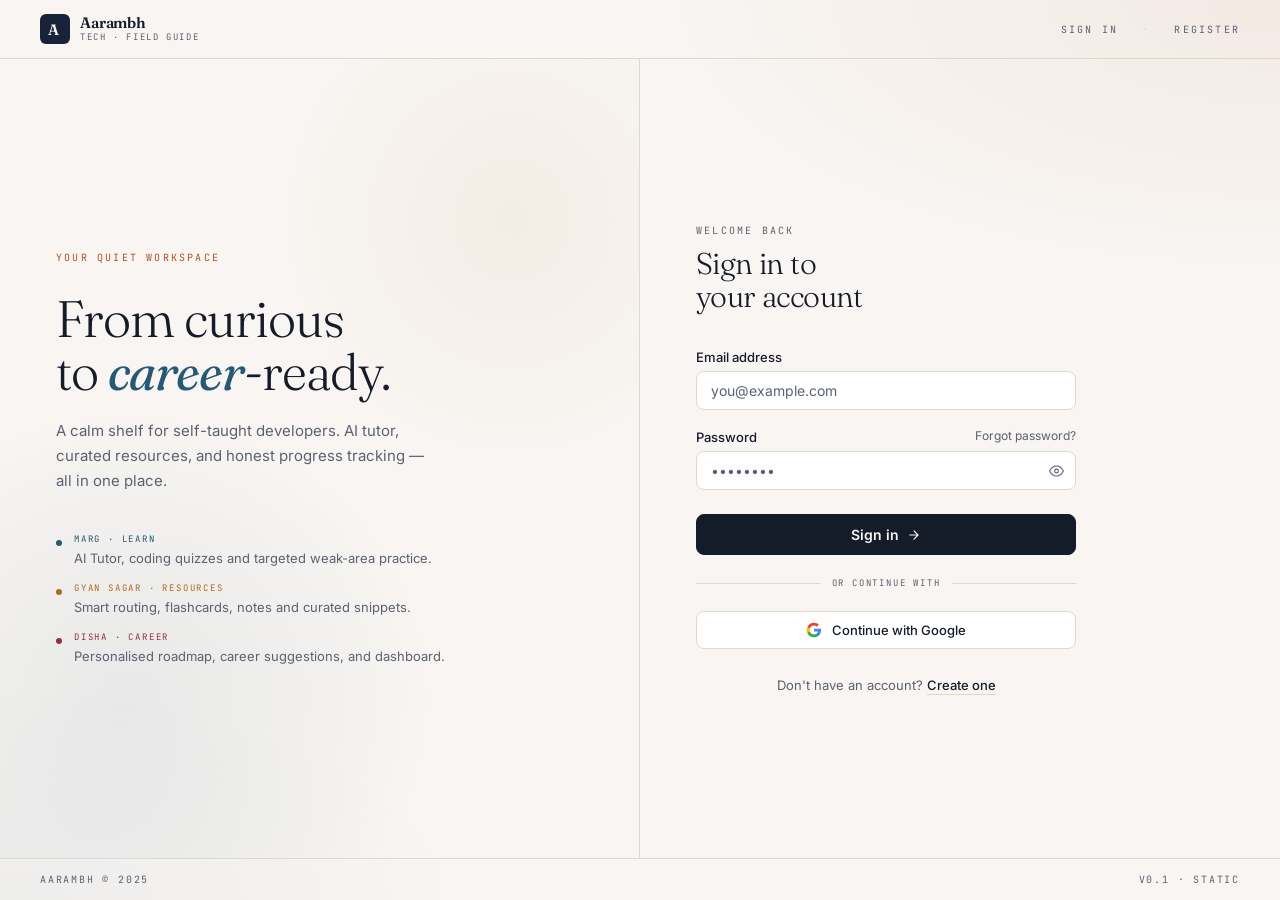
<file: index.html>
<!DOCTYPE html>
<html lang="en">
<head>
<meta charset="UTF-8" />
<meta name="viewport" content="width=device-width, initial-scale=1" />
<title>Home · Aarambh</title>
<link rel="stylesheet" href="css/shared.css">
<link rel="stylesheet" href="css/index.css">
</head>
<body>
<div class="app">
  <aside class="sidebar">

      <div class="sidebar-header">
        <div class="logo-mark">A</div>
        <div class="logo-text">
          <span class="name">Aarambh</span>
          <span class="sub">tech · field guide</span>
        </div>
      </div>
<nav class="sidebar-nav">
<div class="nav-section core">
<div class="nav-section-title"><span class="dot"></span>Overview</div>

              <a class="nav-link active" href="index.html">
                <svg class="nav-icon" viewBox="0 0 24 24" fill="none" stroke="currentColor" stroke-width="1.7" stroke-linecap="round" stroke-linejoin="round"><path d="M3 12l9-9 9 9M5 10v10h14V10"/></svg>
                <span>Home</span>
              </a>
</div>
<div class="nav-section marg">
<div class="nav-section-title"><span class="dot"></span>Marg · Learn</div>

              <a class="nav-link " href="marg/tutor.html">
                <svg class="nav-icon" viewBox="0 0 24 24" fill="none" stroke="currentColor" stroke-width="1.7" stroke-linecap="round" stroke-linejoin="round"><path d="M12 8V4M5 12H2m20 0h-3M8 8h8a4 4 0 014 4v6H4v-6a4 4 0 014-4z"/></svg>
                <span>AI Tutor</span>
              </a>

              <a class="nav-link " href="marg/quiz.html">
                <svg class="nav-icon" viewBox="0 0 24 24" fill="none" stroke="currentColor" stroke-width="1.7" stroke-linecap="round" stroke-linejoin="round"><path d="M9 11l3 3 8-8M4 12a8 8 0 1016 0 8 8 0 00-16 0z"/></svg>
                <span>Coding Quiz</span>
              </a>

              <a class="nav-link " href="marg/weakness.html">
                <svg class="nav-icon" viewBox="0 0 24 24" fill="none" stroke="currentColor" stroke-width="1.7" stroke-linecap="round" stroke-linejoin="round"><path d="M12 9v4m0 4h.01M10.3 3.86L1.82 18a2 2 0 001.71 3h16.94a2 2 0 001.71-3L13.7 3.86a2 2 0 00-3.4 0z"/></svg>
                <span>Weak Areas</span>
              </a>

              <a class="nav-link " href="marg/practice.html">
                <svg class="nav-icon" viewBox="0 0 24 24" fill="none" stroke="currentColor" stroke-width="1.7" stroke-linecap="round" stroke-linejoin="round"><path d="M4 17l6-6-6-6m8 14h8"/></svg>
                <span>Practice</span>
              </a>
</div>
<div class="nav-section gyan">
<div class="nav-section-title"><span class="dot"></span>Gyan Sagar · Resources</div>

              <a class="nav-link " href="gyan/hub.html">
                <svg class="nav-icon" viewBox="0 0 24 24" fill="none" stroke="currentColor" stroke-width="1.7" stroke-linecap="round" stroke-linejoin="round"><path d="M12 2L2 7l10 5 10-5-10-5zM2 17l10 5 10-5M2 12l10 5 10-5"/></svg>
                <span>Resource Hub</span>
              </a>

              <a class="nav-link " href="gyan/router.html">
                <svg class="nav-icon" viewBox="0 0 24 24" fill="none" stroke="currentColor" stroke-width="1.7" stroke-linecap="round" stroke-linejoin="round"><path d="M16 3h5v5M4 20L21 3M21 16v5h-5M15 15l6 6M4 4l5 5"/></svg>
                <span>Smart Router</span>
              </a>

              <a class="nav-link " href="gyan/flashcards.html">
                <svg class="nav-icon" viewBox="0 0 24 24" fill="none" stroke="currentColor" stroke-width="1.7" stroke-linecap="round" stroke-linejoin="round"><path d="M12 2l2 7h7l-5.5 4 2 7L12 16l-5.5 4 2-7L3 9h7z"/></svg>
                <span>Flashcards</span>
              </a>

              <a class="nav-link " href="gyan/snippets.html">
                <svg class="nav-icon" viewBox="0 0 24 24" fill="none" stroke="currentColor" stroke-width="1.7" stroke-linecap="round" stroke-linejoin="round"><path d="M16 18l6-6-6-6M8 6l-6 6 6 6"/></svg>
                <span>Notes & Snippets</span>
              </a>
</div>
<div class="nav-section disha">
<div class="nav-section-title"><span class="dot"></span>Disha · Career</div>

              <a class="nav-link " href="disha/career.html">
                <svg class="nav-icon" viewBox="0 0 24 24" fill="none" stroke="currentColor" stroke-width="1.7" stroke-linecap="round" stroke-linejoin="round"><path d="M12 2a10 10 0 100 20 10 10 0 000-20zm3 7l-4 8-4-4 8-4z"/></svg>
                <span>Career Suggest</span>
              </a>

              <a class="nav-link " href="disha/path.html">
                <svg class="nav-icon" viewBox="0 0 24 24" fill="none" stroke="currentColor" stroke-width="1.7" stroke-linecap="round" stroke-linejoin="round"><path d="M16 3h5v5M4 20L21 3M21 16v5h-5M15 15l6 6M4 4l5 5"/></svg>
                <span>Learning Path</span>
              </a>

              <a class="nav-link " href="disha/dashboard.html">
                <svg class="nav-icon" viewBox="0 0 24 24" fill="none" stroke="currentColor" stroke-width="1.7" stroke-linecap="round" stroke-linejoin="round"><path d="M3 3v18h18M7 14l4-4 4 4 5-5"/></svg>
                <span>Progress</span>
              </a>
</div>
</nav>

      <div class="sidebar-footer">
        <div class="streak-card">
          <div class="streak-label"><span>Current streak</span>🔥</div>
          <div class="streak-value">1 <span>days</span></div>
          <button onclick="logout()">Logout</button>

<script>
function logout(){
    localStorage.removeItem("user");
    window.location.href = "login.html";
}
</script>
        </div>
      </div>
    </aside>
  <div class="main">
    <div class="mobile-bar">
      <strong style="font-family:'Fraunces',serif">Aarambh</strong>
      <span class="mono-label">menu</span>
    </div>
    
<header class="masthead">
  <span>Vol. 01 · A Field Guide</span>
  <span>For College Developers</span>
  <span>Edition 2026</span>
</header>

<section class="hero-wrap hero">
  <div class="hero-grid">
    <div>
      <div class="hero-mono"></div>
      <h1>From <em class="serif-italic" style="color:var(--marg);font-weight:400">curious</em>,<br>to <em class="serif-italic" style="color:var(--disha);font-weight:400">career-ready</em>.</h1>
      <p>Aarambh is a quiet workspace for self-taught developers — an AI companion, a curated library, and an honest progress journal, gathered into one calm shelf.</p>
      <div class="hero-cta">
        <a class="btn btn-primary" href="marg/tutor.html">Begin reading →</a>
        <a class="ghost" href="disha/dashboard.html">Open the journal ↗</a>
      </div>
    </div>
    <aside class="aside">
      <div class="double-rule">
        <div class="mono-label" style="margin-bottom:10px">Editor's note</div>
        <p>“The trouble with learning to code online is not the lack of material — it is the abundance of it.”</p>
        <div class="mono-label" style="margin-top:10px">— The Aarambh Team</div>
      </div>
    </aside>
  </div>

  <div class="stats">
    <div class="stat"><div class="k">05</div><div class="v">Domains</div><div class="d">Web · AI · DSA · App · Cloud</div></div>
    <div class="stat"><div class="k">1.2K</div><div class="v">Problems</div><div class="d">Tiered by skill & topic</div></div>
    <div class="stat"><div class="k">24/7</div><div class="v">Tutor</div><div class="d">Available on demand</div></div>
    <div class="stat"><div class="k">03</div><div class="v">Phases</div><div class="d">Marg · Gyan · Disha</div></div>
  </div>
</section>

<section class="hero-wrap" style="padding-top:0">
  <div class="section-head">
    <div>
      <div class="hero-mono">02 — The Index</div>
      <h2>Choose your <span class="serif-italic">chapter</span>.</h2>
    </div>
    <div class="right">
      <p style="font-size:14px;color:var(--muted-fg);max-width:460px">Each domain unfolds at your pace — from a first read to a first project. Begin where curiosity is loudest.</p>
    </div>
  </div>

  <div style="border-top:1px solid var(--border)">
<a class="domain-row" href="marg/tutor.html">
      <span class="num">01</span>
      <span class="icon-cell mono" style="color:var(--muted-fg)">◇</span>
      <span class="name">Web Development</span>
      <span class="hint">HTML · CSS · React · Next</span>
      <span class="arrow">↗</span>
    </a><a class="domain-row" href="marg/tutor.html">
      <span class="num">02</span>
      <span class="icon-cell mono" style="color:var(--muted-fg)">◇</span>
      <span class="name">Artificial Intelligence</span>
      <span class="hint">LLMs · Vision · ML systems</span>
      <span class="arrow">↗</span>
    </a><a class="domain-row" href="marg/tutor.html">
      <span class="num">03</span>
      <span class="icon-cell mono" style="color:var(--muted-fg)">◇</span>
      <span class="name">Data Structures</span>
      <span class="hint">Algorithms · Patterns · Solving</span>
      <span class="arrow">↗</span>
    </a><a class="domain-row" href="marg/tutor.html">
      <span class="num">04</span>
      <span class="icon-cell mono" style="color:var(--muted-fg)">◇</span>
      <span class="name">App Development</span>
      <span class="hint">iOS · Android · React Native</span>
      <span class="arrow">↗</span>
    </a><a class="domain-row" href="marg/tutor.html">
      <span class="num">05</span>
      <span class="icon-cell mono" style="color:var(--muted-fg)">◇</span>
      <span class="name">Cloud & DevOps</span>
      <span class="hint">AWS · GCP · Containers · CI</span>
      <span class="arrow">↗</span>
    </a>
  </div>
</section>

<section class="hero-wrap" style="padding-top:0">
  <div class="section-head">
    <div>
      <div class="hero-mono">03 — The Method</div>
      <h2>Three movements, <span class="serif-italic">one arc</span>.</h2>
    </div>
    <div class="right">
      <p style="font-size:14px;color:var(--muted-fg);max-width:460px">A gentle progression — from understanding, to fluency, to direction.</p>
    </div>
  </div>

  <div class="phases">
    <a class="phase-cell marg" href="marg/tutor.html">
      <div class="label">I · Marg</div>
      <h3>Learn at your <span class="serif-italic">own</span> pace</h3>
      <p>An AI tutor explains your way. Quizzes locate the gaps. Practice closes them, slowly.</p>
      <div class="arrow-link">Enter Marg ↗</div>
    </a>
    <a class="phase-cell gyan" href="gyan/hub.html">
      <div class="label">II · Gyan Sagar</div>
      <h3>The right <span class="serif-italic">resource</span>, in time</h3>
      <p>Tutorials, notes, flashcards and snippets — quietly arranged for the level you're at.</p>
      <div class="arrow-link">Enter Gyan Sagar ↗</div>
    </a>
    <a class="phase-cell disha" href="disha/career.html">
      <div class="label">III · Disha</div>
      <h3>A clearer <span class="serif-italic">direction</span></h3>
      <p>A personal career path, a weekly plan, and a dashboard that keeps you honest.</p>
      <div class="arrow-link">Enter Disha ↗</div>
    </a>
  </div>

  <div class="cta-strip">
    <div>
      <div class="mono-label">Postscript</div>
      <h3>Ready to begin your <span class="serif-italic">Aarambh</span>?</h3>
      <p>Pick a chapter. Talk to the tutor. Build something small today.</p>
    </div>
    <div style="display:flex;justify-content:flex-end">
      <a class="btn btn-primary" href="marg/tutor.html">Open the AI tutor →</a>
    </div>
  </div>
</section>

<footer class="footer">
  <span>© Aarambh</span>
  <span>A Field Guide for Builders</span>
  <span>v1.0</span>
</footer>

  </div>
</div>
<script>
const user = localStorage.getItem("user");

if(!user){
    window.location.href = "login.html";
}
</script>
</body>
</html>
</file>
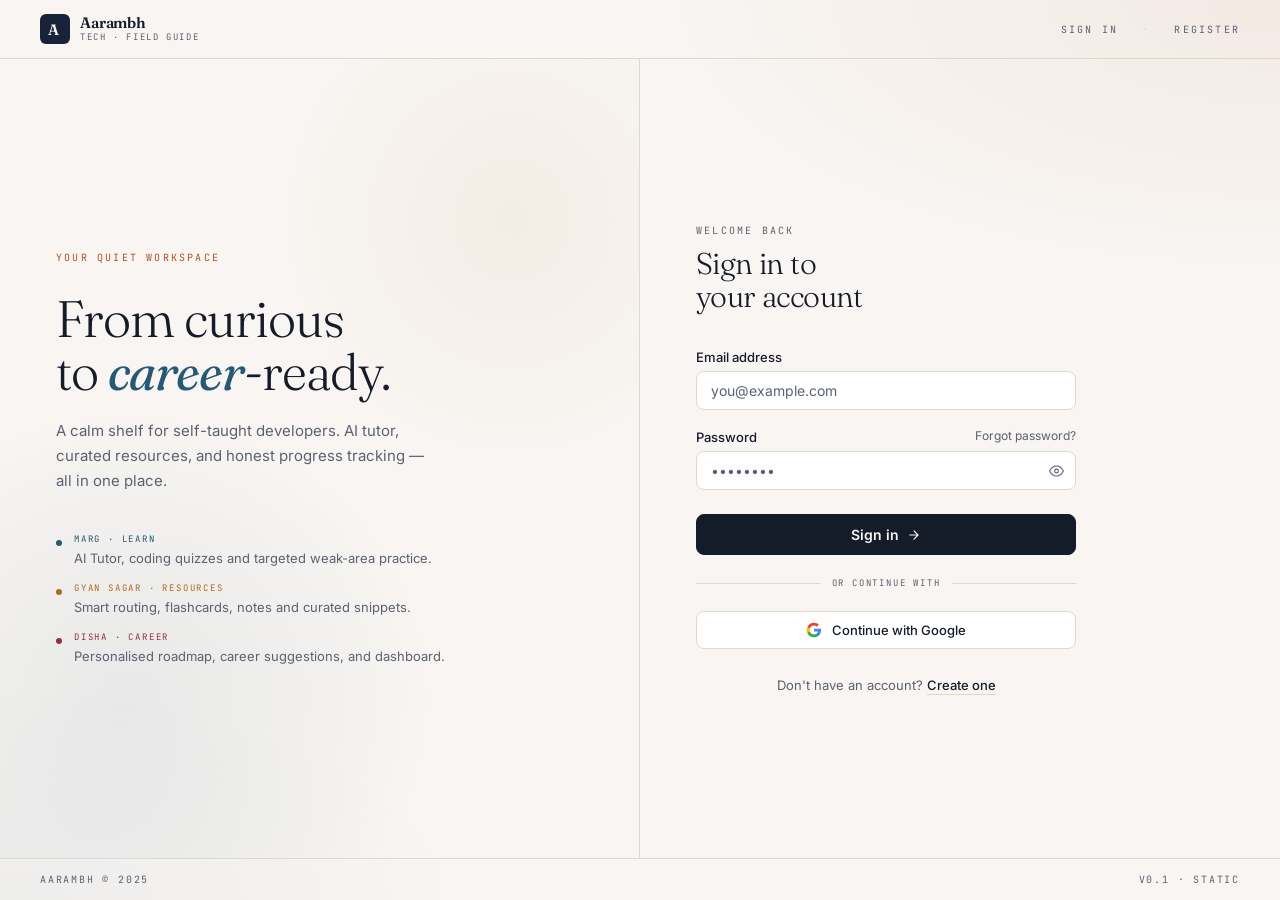
<file: login.html>
<!DOCTYPE html>
<html lang="en">
<head>
<meta charset="UTF-8" />
<meta name="viewport" content="width=device-width, initial-scale=1" />
<title>Sign In · Aarambh</title>
<meta name="description" content="Sign in to Aarambh — your quiet workspace for self-taught developers." />
<link rel="preconnect" href="https://fonts.googleapis.com">
<link rel="preconnect" href="https://fonts.gstatic.com" crossorigin>
<link href="https://fonts.googleapis.com/css2?family=Fraunces:opsz,wght@9..144,300;9..144,400;9..144,500;9..144,600&family=Inter:wght@400;500;600&family=JetBrains+Mono:wght@400;500&display=swap" rel="stylesheet">

<style>
  :root {
    --bg: hsl(36 30% 96%);
    --fg: hsl(220 35% 12%);
    --surface: hsl(36 25% 93%);
    --card: #ffffff;
    --primary: hsl(220 40% 16%);
    --primary-fg: hsl(36 30% 96%);
    --muted: hsl(36 18% 91%);
    --muted-fg: hsl(220 12% 40%);
    --border: hsl(36 18% 84%);
    --accent: hsl(18 65% 42%);
    --marg: hsl(200 50% 30%);
    --gyan: hsl(32 70% 40%);
    --disha: hsl(340 55% 38%);
    --shadow-card: 0 1px 2px hsl(220 30% 14% / 0.04), 0 4px 24px -6px hsl(220 30% 14% / 0.10);
  }

  * { box-sizing: border-box; margin: 0; padding: 0; }
  html, body { height: 100%; }

  body {
    font-family: 'Inter', system-ui, sans-serif;
    background: var(--bg);
    color: var(--fg);
    -webkit-font-smoothing: antialiased;
    background-image:
      radial-gradient(ellipse 80% 50% at 100% 0%, hsl(18 65% 42% / 0.07), transparent 60%),
      radial-gradient(ellipse 60% 40% at 0% 100%, hsl(200 50% 30% / 0.05), transparent 60%);
    background-attachment: fixed;
    min-height: 100vh;
    display: flex;
    flex-direction: column;
  }

  a { color: inherit; text-decoration: none; }
  button { font-family: inherit; cursor: pointer; background: none; border: none; color: inherit; }
  input { font-family: inherit; }
  h1, h2, h3 { font-family: 'Fraunces', Georgia, serif; letter-spacing: -0.015em; font-weight: 500; }

  /* ── Masthead ── */
  .masthead {
    border-bottom: 1px solid var(--border);
    padding: 14px 40px;
    display: flex;
    justify-content: space-between;
    align-items: center;
    font-family: 'JetBrains Mono', monospace;
    font-size: 10px;
    text-transform: uppercase;
    letter-spacing: 0.22em;
    color: var(--muted-fg);
  }

  .logo {
    display: flex;
    align-items: center;
    gap: 10px;
    text-decoration: none;
    color: inherit;
  }

  .logo-mark {
    width: 30px;
    height: 30px;
    border-radius: 6px;
    background: var(--primary);
    color: var(--primary-fg);
    display: flex;
    align-items: center;
    justify-content: center;
    font-family: 'Fraunces', serif;
    font-weight: 600;
    font-size: 15px;
  }

  .logo-text { display: flex; flex-direction: column; line-height: 1.1; }
  .logo-text .name { font-family: 'Fraunces', serif; font-weight: 600; font-size: 15px; letter-spacing: -0.01em; color: var(--fg); text-transform: none; }
  .logo-text .sub { font-size: 9px; color: var(--muted-fg); letter-spacing: 0.18em; margin-top: 2px; text-transform: uppercase; }

  .masthead-right { display: flex; gap: 24px; align-items: center; }
  .masthead-link { transition: color 0.15s; }
  .masthead-link:hover { color: var(--fg); }

  /* ── Main Layout ── */
  .page {
    flex: 1;
    display: grid;
    grid-template-columns: 1fr 1fr;
    min-height: 0;
  }

  /* ── Left Panel ── */
  .left-panel {
    padding: 64px 56px;
    display: flex;
    flex-direction: column;
    justify-content: center;
    border-right: 1px solid var(--border);
    position: relative;
    overflow: hidden;
  }

  .left-panel::before {
    content: '';
    position: absolute;
    inset: 0;
    background: 
      radial-gradient(ellipse 80% 60% at 20% 80%, hsl(200 50% 30% / 0.08), transparent 60%),
      radial-gradient(ellipse 60% 50% at 80% 20%, hsl(32 70% 40% / 0.06), transparent 60%);
    pointer-events: none;
  }

  .left-inner { position: relative; z-index: 1; }

  .panel-mono {
    font-family: 'JetBrains Mono', monospace;
    font-size: 10px;
    text-transform: uppercase;
    letter-spacing: 0.22em;
    color: var(--accent);
    margin-bottom: 28px;
  }

  .panel-heading {
    font-size: clamp(36px, 4vw, 54px);
    font-weight: 300;
    line-height: 1.05;
    letter-spacing: -0.02em;
    margin-bottom: 20px;
  }

  .panel-heading em {
    font-style: italic;
    font-weight: 400;
  }

  .panel-heading em.marg { color: var(--marg); }
  .panel-heading em.gyan { color: var(--gyan); }
  .panel-heading em.disha { color: var(--disha); }

  .panel-desc {
    color: var(--muted-fg);
    font-size: 15px;
    line-height: 1.65;
    max-width: 380px;
    margin-bottom: 40px;
  }

  .feature-list {
    display: flex;
    flex-direction: column;
    gap: 14px;
  }

  .feature-item {
    display: flex;
    align-items: flex-start;
    gap: 12px;
  }

  .feature-dot {
    width: 6px;
    height: 6px;
    border-radius: 50%;
    margin-top: 7px;
    flex-shrink: 0;
  }

  .feature-dot.marg { background: var(--marg); }
  .feature-dot.gyan { background: var(--gyan); }
  .feature-dot.disha { background: var(--disha); }

  .feature-text { font-size: 14px; line-height: 1.5; }
  .feature-label {
    font-family: 'JetBrains Mono', monospace;
    font-size: 9px;
    text-transform: uppercase;
    letter-spacing: 0.2em;
    margin-bottom: 2px;
  }
  .feature-label.marg { color: var(--marg); }
  .feature-label.gyan { color: var(--gyan); }
  .feature-label.disha { color: var(--disha); }

  .feature-desc { color: var(--muted-fg); font-size: 13px; }

  /* ── Right Panel ── */
  .right-panel {
    padding: 64px 56px;
    display: flex;
    flex-direction: column;
    justify-content: center;
  }

  .form-wrap {
    max-width: 380px;
    width: 100%;
  }

  .form-header {
    margin-bottom: 36px;
  }

  .form-eyebrow {
    font-family: 'JetBrains Mono', monospace;
    font-size: 10px;
    text-transform: uppercase;
    letter-spacing: 0.22em;
    color: var(--muted-fg);
    margin-bottom: 10px;
  }

  .form-title {
    font-size: 30px;
    font-weight: 300;
    letter-spacing: -0.02em;
    line-height: 1.1;
  }

  /* ── Form Fields ── */
  .field {
    margin-bottom: 18px;
  }

  .field label {
    display: block;
    font-size: 13px;
    font-weight: 500;
    margin-bottom: 6px;
    color: var(--fg);
  }

  .field input {
    width: 100%;
    padding: 10px 14px;
    border: 1px solid var(--border);
    border-radius: 8px;
    font-size: 14px;
    background: var(--card);
    color: var(--fg);
    outline: none;
    transition: border-color 0.15s, box-shadow 0.15s;
  }

  .field input::placeholder { color: var(--muted-fg); }

  .field input:focus {
    border-color: var(--primary);
    box-shadow: 0 0 0 3px hsl(220 40% 16% / 0.08);
  }

  .field input:focus.email-focus { border-color: var(--marg); box-shadow: 0 0 0 3px hsl(200 50% 30% / 0.1); }

  .field-row {
    display: flex;
    justify-content: space-between;
    align-items: center;
    margin-bottom: 6px;
  }

  .field-row label { margin-bottom: 0; }

  .forgot-link {
    font-size: 12px;
    color: var(--muted-fg);
    border-bottom: 1px solid transparent;
    transition: color 0.15s, border-color 0.15s;
    padding-bottom: 1px;
  }

  .forgot-link:hover { color: var(--accent); border-color: var(--accent); }

  /* ── Submit Button ── */
  .btn-submit {
    width: 100%;
    padding: 11px 18px;
    border-radius: 8px;
    font-weight: 600;
    font-size: 14px;
    background: var(--fg);
    color: var(--bg);
    border: 1px solid var(--fg);
    cursor: pointer;
    transition: background 0.15s, transform 0.1s;
    margin-top: 24px;
    display: flex;
    align-items: center;
    justify-content: center;
    gap: 8px;
    letter-spacing: 0.01em;
  }

  .btn-submit:hover { background: hsl(220 40% 22%); }
  .btn-submit:active { transform: scale(0.99); }

  .btn-submit svg { width: 14px; height: 14px; }

  /* ── Divider ── */
  .divider {
    display: flex;
    align-items: center;
    gap: 12px;
    margin: 22px 0;
  }

  .divider::before, .divider::after {
    content: '';
    flex: 1;
    height: 1px;
    background: var(--border);
  }

  .divider span {
    font-family: 'JetBrains Mono', monospace;
    font-size: 9px;
    text-transform: uppercase;
    letter-spacing: 0.2em;
    color: var(--muted-fg);
  }

  /* ── OAuth Buttons ── */
  .oauth-btn {
    width: 100%;
    padding: 10px 14px;
    border: 1px solid var(--border);
    border-radius: 8px;
    background: var(--card);
    font-size: 13px;
    font-weight: 500;
    cursor: pointer;
    transition: background 0.15s, border-color 0.15s;
    display: flex;
    align-items: center;
    justify-content: center;
    gap: 10px;
    color: var(--fg);
  }

  .oauth-btn:hover { background: var(--muted); border-color: hsl(36 18% 75%); }

  .oauth-btn svg { width: 16px; height: 16px; flex-shrink: 0; }

  /* ── Footer Note ── */
  .form-footer {
    margin-top: 28px;
    text-align: center;
    font-size: 13px;
    color: var(--muted-fg);
  }

  .form-footer a {
    color: var(--fg);
    font-weight: 500;
    border-bottom: 1px solid var(--border);
    padding-bottom: 1px;
    transition: border-color 0.15s;
  }

  .form-footer a:hover { border-color: var(--fg); }

  /* ── Password toggle ── */
  .input-wrap {
    position: relative;
  }

  .input-wrap input { padding-right: 40px; }

  .toggle-pw {
    position: absolute;
    right: 12px;
    top: 50%;
    transform: translateY(-50%);
    cursor: pointer;
    color: var(--muted-fg);
    transition: color 0.15s;
    display: flex;
    align-items: center;
  }

  .toggle-pw:hover { color: var(--fg); }
  .toggle-pw svg { width: 15px; height: 15px; }

  /* ── Error state ── */
  .field-error {
    font-size: 12px;
    color: hsl(0 55% 40%);
    margin-top: 5px;
    display: none;
  }

  .field.has-error input { border-color: hsl(0 55% 40%); }
  .field.has-error .field-error { display: block; }

  /* ── Bottom bar ── */
  .bottom-bar {
    border-top: 1px solid var(--border);
    padding: 14px 40px;
    display: flex;
    justify-content: space-between;
    font-family: 'JetBrains Mono', monospace;
    font-size: 10px;
    text-transform: uppercase;
    letter-spacing: 0.18em;
    color: var(--muted-fg);
  }

  /* ── Animations ── */
  @keyframes fadeUp {
    from { opacity: 0; transform: translateY(16px); }
    to   { opacity: 1; transform: translateY(0); }
  }

  .left-inner { animation: fadeUp 0.5s ease both; }
  .form-wrap  { animation: fadeUp 0.5s 0.1s ease both; }

  /* ── Responsive ── */
  @media (max-width: 860px) {
    .page { grid-template-columns: 1fr; }
    .left-panel { display: none; }
    .right-panel { padding: 48px 28px; }
    .form-wrap { max-width: 100%; }
    .masthead { padding: 14px 20px; }
    .bottom-bar { padding: 14px 20px; }
  }
</style>
</head>
<body>

<!-- Masthead -->
<header class="masthead">
  <a class="logo" href="index.html">
    <div class="logo-mark">A</div>
    <div class="logo-text">
      <span class="name">Aarambh</span>
      <span class="sub">tech · field guide</span>
    </div>
  </a>
  <div class="masthead-right">
    <span>sign in</span>
    <span style="color: var(--border)">·</span>
    <a class="masthead-link" href="#">register</a>
  </div>
</header>

<!-- Main -->
<main class="page">

  <!-- Left: Branding panel -->
  <div class="left-panel">
    <div class="left-inner">
      <div class="panel-mono">your quiet workspace</div>
      <h1 class="panel-heading">
        From curious<br>to <em class="marg">career</em>-ready.
      </h1>
      <p class="panel-desc">
        A calm shelf for self-taught developers. AI tutor, curated resources, and honest progress tracking — all in one place.
      </p>

      <div class="feature-list">
        <div class="feature-item">
          <div class="feature-dot marg"></div>
          <div class="feature-text">
            <div class="feature-label marg">Marg · Learn</div>
            <div class="feature-desc">AI Tutor, coding quizzes and targeted weak-area practice.</div>
          </div>
        </div>
        <div class="feature-item">
          <div class="feature-dot gyan"></div>
          <div class="feature-text">
            <div class="feature-label gyan">Gyan Sagar · Resources</div>
            <div class="feature-desc">Smart routing, flashcards, notes and curated snippets.</div>
          </div>
        </div>
        <div class="feature-item">
          <div class="feature-dot disha"></div>
          <div class="feature-text">
            <div class="feature-label disha">Disha · Career</div>
            <div class="feature-desc">Personalised roadmap, career suggestions, and dashboard.</div>
          </div>
        </div>
      </div>
    </div>
  </div>

  <!-- Right: Login form -->
  <div class="right-panel">
    <div class="form-wrap">

      <div class="form-header">
        <div class="form-eyebrow">welcome back</div>
        <h2 class="form-title">Sign in to<br>your account</h2>
      </div>

      <form id="loginForm" novalidate>
        <div class="field" id="fieldEmail">
          <label for="email">Email address</label>
          <input
            type="email"
            id="email"
            name="email"
            placeholder="you@example.com"
            autocomplete="email"
          />
          <div class="field-error" id="emailError">Please enter a valid email address.</div>
        </div>

        <div class="field" id="fieldPassword">
          <div class="field-row">
            <label for="password">Password</label>
            <a href="#" class="forgot-link">Forgot password?</a>
          </div>
          <div class="input-wrap">
            <input
              type="password"
              id="password"
              name="password"
              placeholder="••••••••"
              autocomplete="current-password"
            />
            <button type="button" class="toggle-pw" id="togglePw" aria-label="Show password">
              <!-- eye icon -->
              <svg id="iconEye" viewBox="0 0 24 24" fill="none" stroke="currentColor" stroke-width="1.7" stroke-linecap="round" stroke-linejoin="round">
                <path d="M1 12s4-8 11-8 11 8 11 8-4 8-11 8-11-8-11-8z"/>
                <circle cx="12" cy="12" r="3"/>
              </svg>
              <svg id="iconEyeOff" viewBox="0 0 24 24" fill="none" stroke="currentColor" stroke-width="1.7" stroke-linecap="round" stroke-linejoin="round" style="display:none">
                <path d="M17.94 17.94A10.07 10.07 0 0112 20c-7 0-11-8-11-8a18.45 18.45 0 015.06-5.94M9.9 4.24A9.12 9.12 0 0112 4c7 0 11 8 11 8a18.5 18.5 0 01-2.16 3.19m-6.72-1.07a3 3 0 11-4.24-4.24"/>
                <line x1="1" y1="1" x2="23" y2="23"/>
              </svg>
            </button>
          </div>
          <div class="field-error" id="passwordError">Password must be at least 8 characters.</div>
        </div>

        <button type="submit" class="btn-submit">
          <span>Sign in</span>
          <svg viewBox="0 0 24 24" fill="none" stroke="currentColor" stroke-width="2" stroke-linecap="round" stroke-linejoin="round">
            <path d="M5 12h14M12 5l7 7-7 7"/>
          </svg>
        </button>
      </form>

      <div class="divider"><span>or continue with</span></div>

      <button class="oauth-btn" type="button">
        <!-- Google icon -->
        <svg viewBox="0 0 24 24" xmlns="http://www.w3.org/2000/svg">
          <path d="M22.56 12.25c0-.78-.07-1.53-.2-2.25H12v4.26h5.92c-.26 1.37-1.04 2.53-2.21 3.31v2.77h3.57c2.08-1.92 3.28-4.74 3.28-8.09z" fill="#4285F4"/>
          <path d="M12 23c2.97 0 5.46-.98 7.28-2.66l-3.57-2.77c-.98.66-2.23 1.06-3.71 1.06-2.86 0-5.29-1.93-6.16-4.53H2.18v2.84C3.99 20.53 7.7 23 12 23z" fill="#34A853"/>
          <path d="M5.84 14.09c-.22-.66-.35-1.36-.35-2.09s.13-1.43.35-2.09V7.07H2.18C1.43 8.55 1 10.22 1 12s.43 3.45 1.18 4.93l2.85-2.22.81-.62z" fill="#FBBC05"/>
          <path d="M12 5.38c1.62 0 3.06.56 4.21 1.64l3.15-3.15C17.45 2.09 14.97 1 12 1 7.7 1 3.99 3.47 2.18 7.07l3.66 2.84c.87-2.6 3.3-4.53 6.16-4.53z" fill="#EA4335"/>
        </svg>
        Continue with Google
      </button>

      <div class="form-footer">
        Don't have an account? <a href="#">Create one</a>
      </div>

    </div>
  </div>

</main>

<!-- Bottom bar -->
<footer class="bottom-bar">
  <span>Aarambh © 2025</span>
  <span>v0.1 · static</span>
</footer>

<script>
  // Password visibility toggle
  const togglePw = document.getElementById('togglePw');
  const pwInput  = document.getElementById('password');
  const iconEye  = document.getElementById('iconEye');
  const iconOff  = document.getElementById('iconEyeOff');

  togglePw.addEventListener('click', () => {
    const isHidden = pwInput.type === 'password';
    pwInput.type = isHidden ? 'text' : 'password';
    iconEye.style.display = isHidden ? 'none' : '';
    iconOff.style.display = isHidden ? '' : 'none';
  });

  // Basic form validation (UI only — connect to backend later)
  const form         = document.getElementById('loginForm');
  const emailField   = document.getElementById('fieldEmail');
  const passwordField= document.getElementById('fieldPassword');
  const emailInput   = document.getElementById('email');
  const emailError   = document.getElementById('emailError');
  const passwordError= document.getElementById('passwordError');

  form.addEventListener('submit', (e) => {
    e.preventDefault();
    let valid = true;

    // Validate email
    const emailVal = emailInput.value.trim();
    const emailOk  = /^[^\s@]+@[^\s@]+\.[^\s@]+$/.test(emailVal);
    if (!emailOk) {
      emailField.classList.add('has-error');
      valid = false;
    } else {
      emailField.classList.remove('has-error');
    }

    // Validate password
    if (pwInput.value.length < 8) {
      passwordField.classList.add('has-error');
      valid = false;
    } else {
      passwordField.classList.remove('has-error');
    }

    if (valid) {
      // TODO: replace with real auth call
      console.log('Form valid — ready to submit to backend.');
      // Example: fetch('/api/login', { method: 'POST', body: JSON.stringify({email: emailVal, password: pwInput.value}) })
    }
  });

  // Clear errors on input
  emailInput.addEventListener('input', () => emailField.classList.remove('has-error'));
  pwInput.addEventListener('input',   () => passwordField.classList.remove('has-error'));

  form.addEventListener('submit', (e) => {
  e.preventDefault();
  let valid = true;

  // Validate email
  const emailVal = emailInput.value.trim();
  const emailOk  = /^[^\s@]+@[^\s@]+\.[^\s@]+$/.test(emailVal);
  if (!emailOk) {
    emailField.classList.add('has-error');
    valid = false;
  } else {
    emailField.classList.remove('has-error');
  }

  // Validate password
  if (pwInput.value.length < 8) {
    passwordField.classList.add('has-error');
    valid = false;
  } else {
    passwordField.classList.remove('has-error');
  }

  // ✅ YAHI ADD KARNA HAI
  if (valid) {

    // user save karo
    localStorage.setItem("user", emailVal);

    // redirect to main page
    window.location.href = "index.html";
  }
});
</script>
</body>
</html>
</file>
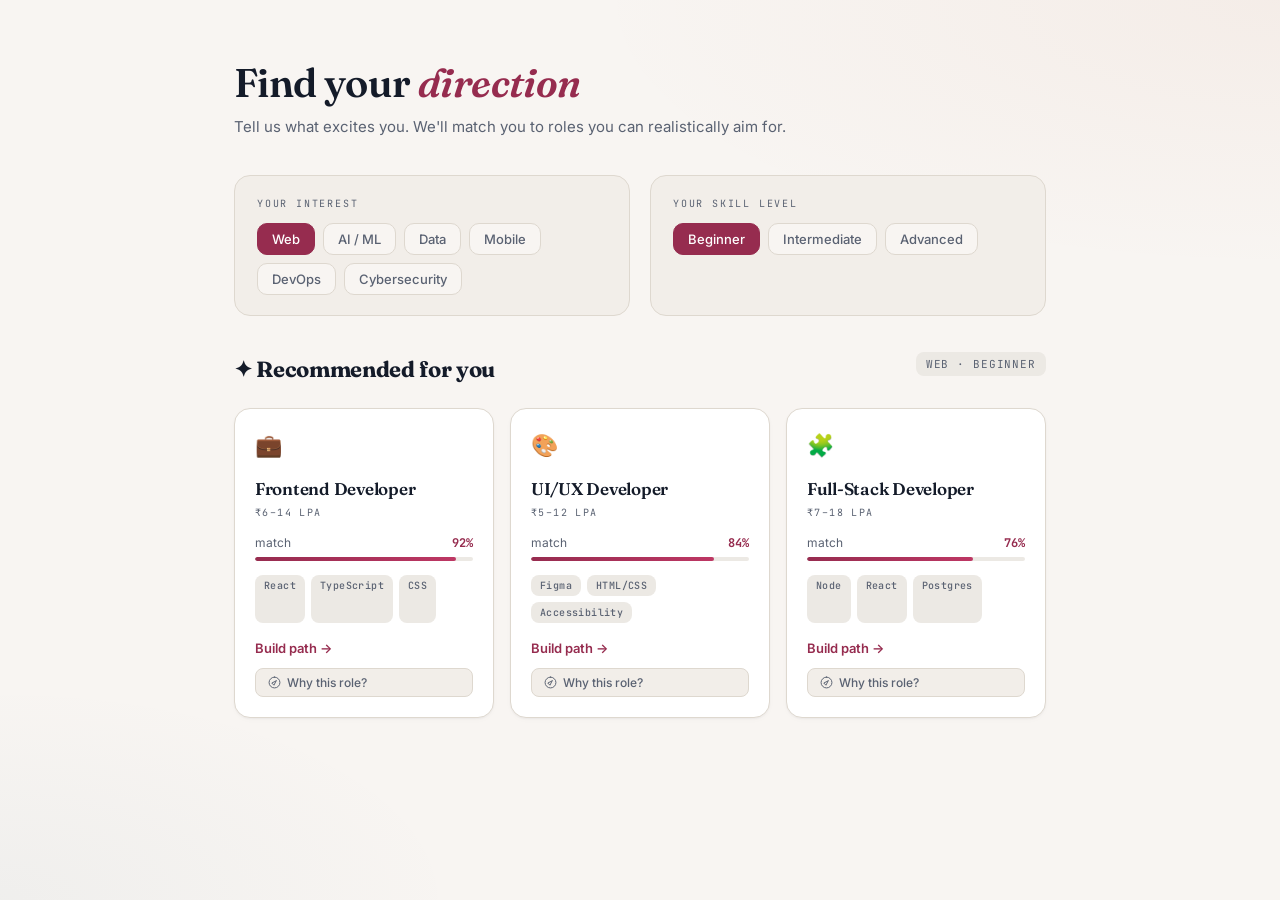
<file: disha/career.html>
<!DOCTYPE html>
<html lang="en">
<head>
<meta charset="UTF-8" />
<meta name="viewport" content="width=device-width, initial-scale=1" />
<title>Career Suggest · Aarambh</title>
<link rel="preconnect" href="https://fonts.googleapis.com">
<link rel="preconnect" href="https://fonts.gstatic.com" crossorigin>
<link href="https://fonts.googleapis.com/css2?family=Fraunces:opsz,wght@9..144,300;9..144,400;9..144,500;9..144,600;9..144,700&family=Inter:wght@400;500;600;700&family=JetBrains+Mono:wght@400;500&display=swap" rel="stylesheet">
<style>
:root {
  --bg: hsl(36 30% 96%);
  --fg: hsl(220 35% 12%);
  --surface: hsl(36 25% 93%);
  --surface-elev: #ffffff;
  --card: #ffffff;
  --primary: hsl(220 40% 16%);
  --primary-fg: hsl(36 30% 96%);
  --muted: hsl(36 18% 91%);
  --muted-fg: hsl(220 12% 40%);
  --border: hsl(36 18% 84%);
  --accent: hsl(18 65% 42%);
  --disha: hsl(340 55% 38%);
  --gradient-disha: linear-gradient(135deg, hsl(340 55% 38%), hsl(340 55% 48%));
  --shadow-card: 0 1px 2px hsl(220 30% 14% / 0.04), 0 2px 12px -6px hsl(220 30% 14% / 0.08);
}

* { box-sizing: border-box; margin: 0; padding: 0; }
html, body { height: 100%; }
body {
  font-family: 'Inter', system-ui, sans-serif;
  background: var(--bg);
  color: var(--fg);
  -webkit-font-smoothing: antialiased;
  background-image:
    radial-gradient(ellipse 90% 50% at 100% 0%, hsl(18 65% 42% / 0.05), transparent 60%),
    radial-gradient(ellipse 60% 40% at 0% 100%, hsl(200 50% 30% / 0.04), transparent 60%);
  background-attachment: fixed;
  line-height: 1.5;
}
a { color: inherit; text-decoration: none; }
button { font-family: inherit; cursor: pointer; background: none; border: none; color: inherit; }
h1, h2, h3 { font-family: 'Fraunces', Georgia, serif; letter-spacing: -0.015em; font-weight: 500; }

/* Page layout */
.page-wrap { max-width: 860px; margin: 0 auto; padding: 48px 24px 80px; }
.step-label { font-family: 'JetBrains Mono', monospace; font-size: 11px; color: var(--muted-fg); text-transform: uppercase; letter-spacing: 0.18em; margin-bottom: 12px; }
.page-title { font-size: clamp(28px, 5vw, 40px); font-weight: 600; line-height: 1.15; margin-bottom: 10px; }
.page-title em.disha { font-style: italic; color: var(--disha); }
.page-subtitle { font-size: 15px; color: var(--muted-fg); margin-bottom: 36px; }

/* Dual grid */
.dual-grid { display: grid; grid-template-columns: 1fr 1fr; gap: 20px; margin-bottom: 36px; }
@media(max-width:700px){ .dual-grid { grid-template-columns: 1fr; } }

.choice-card {
  border: 1px solid var(--border);
  background: var(--surface);
  border-radius: 16px;
  padding: 20px 22px;
}
.mono-label {
  font-family: 'JetBrains Mono', monospace;
  font-size: 10px;
  text-transform: uppercase;
  letter-spacing: 0.18em;
  color: var(--muted-fg);
  margin-bottom: 12px;
}
.choice-row { display: flex; flex-wrap: wrap; gap: 8px; }
.choice-pill {
  padding: 7px 14px;
  border-radius: 10px;
  border: 1px solid var(--border);
  background: var(--bg);
  font-size: 13px;
  font-weight: 500;
  color: var(--muted-fg);
  cursor: pointer;
  transition: color 0.15s, border-color 0.15s, background 0.15s, transform 0.1s;
}
.choice-pill:hover { color: var(--fg); border-color: var(--disha); transform: translateY(-1px); }
.choice-pill.active { background: var(--disha); color: white; border-color: var(--disha); }

/* Recs header */
.recs-head {
  display: flex;
  justify-content: space-between;
  align-items: center;
  margin-bottom: 20px;
  flex-wrap: wrap;
  gap: 8px;
}
.recs-head h2 { font-size: 22px; font-weight: 700; }
.recs-head .tag-label {
  font-family: 'JetBrains Mono', monospace;
  font-size: 11px;
  color: var(--muted-fg);
  letter-spacing: 0.08em;
  background: var(--muted);
  padding: 4px 10px;
  border-radius: 8px;
  transition: all 0.3s;
}

/* Rec grid */
.rec-grid {
  display: grid;
  grid-template-columns: repeat(3, 1fr);
  gap: 16px;
}
@media(max-width:700px){ .rec-grid { grid-template-columns: 1fr; } }
@media(max-width:900px) and (min-width:701px){ .rec-grid { grid-template-columns: 1fr 1fr; } }

.rec-card {
  border: 1px solid var(--border);
  background: var(--surface-elev);
  border-radius: 16px;
  padding: 20px;
  transition: border-color 0.2s, box-shadow 0.2s, opacity 0.3s, transform 0.3s;
  box-shadow: var(--shadow-card);
  display: flex;
  flex-direction: column;
  gap: 0;
}
.rec-card:hover { border-color: var(--disha); box-shadow: 0 4px 24px -8px hsl(340 55% 38% / 0.18); }
.rec-card.exiting { opacity: 0; transform: translateY(8px); }
.rec-card.entering { animation: cardIn 0.3s ease forwards; }
@keyframes cardIn {
  from { opacity: 0; transform: translateY(10px); }
  to   { opacity: 1; transform: translateY(0); }
}

.briefcase { font-size: 22px; margin-bottom: 14px; }
.rec-card h3 { font-size: 17px; font-weight: 600; margin-bottom: 3px; }
.rec-meta {
  font-family: 'JetBrains Mono', monospace;
  font-size: 10px;
  text-transform: uppercase;
  letter-spacing: 0.14em;
  color: var(--muted-fg);
  margin-bottom: 14px;
}
.rec-match { margin-bottom: 14px; }
.rec-match .top {
  display: flex;
  justify-content: space-between;
  font-size: 12px;
  margin-bottom: 5px;
}
.rec-match .top .muted { color: var(--muted-fg); }
.rec-match .top span:last-child { color: var(--disha); font-weight: 700; font-family: 'JetBrains Mono', monospace; }
.bar { height: 4px; background: var(--muted); border-radius: 99px; overflow: hidden; }
.bar div { height: 100%; background: var(--gradient-disha); border-radius: 99px; transition: width 0.5s cubic-bezier(.4,0,.2,1); }

.skill-tags { display: flex; flex-wrap: wrap; gap: 6px; margin-bottom: 16px; flex: 1; }
.chip {
  padding: 3px 9px;
  border-radius: 8px;
  background: var(--muted);
  font-family: 'JetBrains Mono', monospace;
  font-size: 10px;
  font-weight: 500;
  color: var(--muted-fg);
  letter-spacing: 0.04em;
}
.rec-card a {
  color: var(--disha);
  font-weight: 600;
  font-size: 13px;
  margin-top: auto;
  display: inline-flex;
  align-items: center;
  gap: 4px;
  transition: gap 0.15s;
}
.rec-card a:hover { gap: 8px; }

/* AI Explain button */
.ai-btn {
  display: inline-flex;
  align-items: center;
  gap: 6px;
  margin-top: 10px;
  padding: 6px 12px;
  border-radius: 8px;
  border: 1px solid var(--border);
  background: var(--surface);
  font-size: 12px;
  color: var(--muted-fg);
  cursor: pointer;
  font-weight: 500;
  transition: border-color 0.15s, color 0.15s, background 0.15s;
}
.ai-btn:hover { border-color: var(--disha); color: var(--disha); background: hsl(340 55% 38% / 0.06); }
.ai-btn svg { width: 13px; height: 13px; }

/* AI explanation panel */
.ai-panel {
  margin-top: 10px;
  padding: 12px 14px;
  background: hsl(340 55% 38% / 0.06);
  border: 1px solid hsl(340 55% 38% / 0.2);
  border-radius: 10px;
  font-size: 13px;
  color: var(--fg);
  line-height: 1.55;
  display: none;
}
.ai-panel.visible { display: block; animation: fadeIn 0.25s ease; }
@keyframes fadeIn { from { opacity: 0; transform: translateY(-4px); } to { opacity: 1; transform: translateY(0); } }
.ai-panel .ai-loading { color: var(--muted-fg); font-style: italic; font-size: 12px; }

/* Loading skeleton */
.skeleton-grid { display: grid; grid-template-columns: repeat(3, 1fr); gap: 16px; }
@media(max-width:700px){ .skeleton-grid { grid-template-columns: 1fr; } }
.skeleton-card {
  border: 1px solid var(--border);
  background: var(--surface-elev);
  border-radius: 16px;
  padding: 20px;
  animation: pulse 1.4s ease-in-out infinite;
}
.skel { background: var(--muted); border-radius: 6px; }
@keyframes pulse {
  0%, 100% { opacity: 1; }
  50% { opacity: 0.5; }
}

/* Empty state */
.empty-state {
  text-align: center;
  padding: 48px 24px;
  color: var(--muted-fg);
}
.empty-state h3 { font-family: 'Fraunces', serif; font-size: 20px; margin-bottom: 8px; color: var(--fg); }
.empty-state p { font-size: 14px; }
</style>
</head>
<body>
<div class="page-wrap">
  <div class="step-label"></div>
  <h1 class="page-title">Find your <em class="disha">direction</em></h1>
  <p class="page-subtitle">Tell us what excites you. We'll match you to roles you can realistically aim for.</p>

  <div class="dual-grid">
    <div class="choice-card">
      <div class="mono-label">your interest</div>
      <div class="choice-row" id="interest-pills">
        <button class="choice-pill active" data-value="Web">Web</button>
        <button class="choice-pill" data-value="AI / ML">AI / ML</button>
        <button class="choice-pill" data-value="Data">Data</button>
        <button class="choice-pill" data-value="Mobile">Mobile</button>
        <button class="choice-pill" data-value="DevOps">DevOps</button>
        <button class="choice-pill" data-value="Cybersecurity">Cybersecurity</button>
      </div>
    </div>
    <div class="choice-card">
      <div class="mono-label">your skill level</div>
      <div class="choice-row" id="level-pills">
        <button class="choice-pill active" data-value="Beginner">Beginner</button>
        <button class="choice-pill" data-value="Intermediate">Intermediate</button>
        <button class="choice-pill" data-value="Advanced">Advanced</button>
      </div>
    </div>
  </div>

  <div class="recs-head">
    <h2>✦ Recommended for you</h2>
    <span class="tag-label mono-label" id="active-tag">Web · Beginner</span>
  </div>

  <div id="rec-container"></div>
</div>

<script>
// ─── Data ─────────────────────────────────────────────────────────────────────
const DATA = {
  "Web": {
    "Beginner":      [
      { title:"Frontend Developer",   salary:"₹6–14 LPA",  match:92, tags:["React","TypeScript","CSS"],         icon:"💼", career:"frontend" },
      { title:"UI/UX Developer",      salary:"₹5–12 LPA",  match:84, tags:["Figma","HTML/CSS","Accessibility"], icon:"🎨", career:"uiux" },
      { title:"Full-Stack Developer", salary:"₹7–18 LPA",  match:76, tags:["Node","React","Postgres"],          icon:"🧩", career:"fullstack" },
    ],
    "Intermediate":  [
      { title:"Full-Stack Developer",  salary:"₹10–22 LPA", match:90, tags:["Node","React","Postgres"],         icon:"🧩", career:"fullstack" },
      { title:"Frontend Architect",    salary:"₹14–28 LPA", match:82, tags:["Performance","Design Systems","TS"],icon:"🏗️", career:"frontend-arch" },
      { title:"Backend Developer",     salary:"₹9–20 LPA",  match:75, tags:["Node","REST","Postgres"],          icon:"⚙️", career:"backend" },
    ],
    "Advanced":      [
      { title:"Engineering Manager",   salary:"₹25–55 LPA", match:88, tags:["Leadership","Roadmaps","OKRs"],    icon:"🚀", career:"em" },
      { title:"Staff Engineer",        salary:"₹30–60 LPA", match:85, tags:["System Design","Mentorship","API"],icon:"🔬", career:"staff" },
      { title:"Solutions Architect",   salary:"₹22–45 LPA", match:78, tags:["Cloud","Microservices","DevOps"],  icon:"🗺️", career:"sa" },
    ],
  },
  "AI / ML": {
    "Beginner":      [
      { title:"ML Engineer",           salary:"₹8–18 LPA",  match:89, tags:["Python","scikit-learn","pandas"],  icon:"🤖", career:"ml" },
      { title:"AI Product Manager",    salary:"₹10–22 LPA", match:80, tags:["Roadmapping","LLMs","A/B Testing"],icon:"📋", career:"aipm" },
      { title:"Data Scientist",        salary:"₹7–16 LPA",  match:74, tags:["Python","SQL","Statistics"],       icon:"📊", career:"ds" },
    ],
    "Intermediate":  [
      { title:"AI Engineer",           salary:"₹14–30 LPA", match:93, tags:["PyTorch","LLMs","Fine-tuning"],    icon:"⚡", career:"ai" },
      { title:"MLOps Engineer",        salary:"₹12–25 LPA", match:84, tags:["Kubeflow","Docker","MLflow"],      icon:"🔄", career:"mlops" },
      { title:"NLP Specialist",        salary:"₹13–28 LPA", match:77, tags:["BERT","Transformers","spaCy"],     icon:"🧠", career:"nlp" },
    ],
    "Advanced":      [
      { title:"AI Research Scientist", salary:"₹25–65 LPA", match:91, tags:["Research","Publications","PhD"],   icon:"🔭", career:"ai-research" },
      { title:"Principal AI Engineer", salary:"₹35–70 LPA", match:85, tags:["Architecture","Teams","Vision"],   icon:"🌟", career:"principal-ai" },
      { title:"ML Platform Lead",      salary:"₹28–55 LPA", match:79, tags:["Infrastructure","GPUs","Scale"],   icon:"🛰️", career:"ml-platform" },
    ],
  },
  "Data": {
    "Beginner":      [
      { title:"Data Analyst",          salary:"₹5–12 LPA",  match:90, tags:["SQL","Excel","Power BI"],          icon:"📈", career:"analyst" },
      { title:"Business Analyst",      salary:"₹6–14 LPA",  match:82, tags:["SQL","Stakeholders","Dashboards"], icon:"📉", career:"ba" },
      { title:"Data Engineer (Jr)",    salary:"₹7–15 LPA",  match:74, tags:["SQL","Python","ETL"],              icon:"🔧", career:"de-jr" },
    ],
    "Intermediate":  [
      { title:"Data Engineer",         salary:"₹12–24 LPA", match:91, tags:["Spark","Kafka","dbt"],             icon:"🏭", career:"de" },
      { title:"Analytics Engineer",    salary:"₹10–20 LPA", match:85, tags:["dbt","Looker","SQL"],              icon:"🔍", career:"ae" },
      { title:"Data Scientist",        salary:"₹10–22 LPA", match:78, tags:["Python","ML","Statistics"],        icon:"📊", career:"ds" },
    ],
    "Advanced":      [
      { title:"Data Architect",        salary:"₹22–45 LPA", match:88, tags:["Lakehouse","Governance","Cloud"],  icon:"🗄️", career:"da" },
      { title:"Head of Data",          salary:"₹28–60 LPA", match:83, tags:["Strategy","Teams","OKRs"],         icon:"🎯", career:"hod" },
      { title:"Staff Data Engineer",   salary:"₹25–50 LPA", match:77, tags:["Platform","Reliability","Scale"],  icon:"⚙️", career:"staff-de" },
    ],
  },
  "Mobile": {
    "Beginner":      [
      { title:"Flutter Developer",     salary:"₹6–14 LPA",  match:88, tags:["Flutter","Dart","Firebase"],       icon:"📱", career:"flutter" },
      { title:"React Native Dev",      salary:"₹6–13 LPA",  match:82, tags:["React Native","JS","Expo"],        icon:"⚛️", career:"rn" },
      { title:"Android Developer",     salary:"₹7–15 LPA",  match:76, tags:["Kotlin","Jetpack","Android SDK"],  icon:"🤖", career:"android" },
    ],
    "Intermediate":  [
      { title:"iOS Developer",         salary:"₹12–25 LPA", match:90, tags:["Swift","SwiftUI","CoreData"],      icon:"🍎", career:"ios" },
      { title:"Mobile Architect",      salary:"₹14–28 LPA", match:83, tags:["Architecture","CI/CD","Testing"],  icon:"🏗️", career:"mobile-arch" },
      { title:"Full-Stack Mobile",     salary:"₹13–26 LPA", match:77, tags:["Flutter","Node","Firebase"],       icon:"🌐", career:"fullstack-mobile" },
    ],
    "Advanced":      [
      { title:"Mobile Platform Lead",  salary:"₹25–50 LPA", match:87, tags:["Teams","SDK","Strategy"],          icon:"🚀", career:"mobile-lead" },
      { title:"Staff iOS Engineer",    salary:"₹28–55 LPA", match:82, tags:["Performance","SwiftUI","Vision"],  icon:"🌟", career:"staff-ios" },
      { title:"Mobile Product Lead",   salary:"₹22–45 LPA", match:76, tags:["Product","Growth","Analytics"],    icon:"📋", career:"mobile-pm" },
    ],
  },
  "DevOps": {
    "Beginner":      [
      { title:"DevOps Engineer",       salary:"₹7–16 LPA",  match:87, tags:["Linux","Docker","CI/CD"],          icon:"⚙️", career:"devops" },
      { title:"Cloud Practitioner",    salary:"₹6–14 LPA",  match:80, tags:["AWS","GCP","Terraform"],           icon:"☁️", career:"cloud" },
      { title:"Site Reliability Eng",  salary:"₹8–18 LPA",  match:74, tags:["Monitoring","Bash","K8s basics"],  icon:"🔍", career:"sre" },
    ],
    "Intermediate":  [
      { title:"Platform Engineer",     salary:"₹14–28 LPA", match:91, tags:["K8s","Helm","Terraform"],          icon:"🏗️", career:"platform" },
      { title:"SRE",                   salary:"₹15–30 LPA", match:85, tags:["SLOs","Observability","On-call"],  icon:"🚨", career:"sre-mid" },
      { title:"Cloud Architect",       salary:"₹16–32 LPA", match:79, tags:["Multi-cloud","FinOps","Security"],  icon:"☁️", career:"cloud-arch" },
    ],
    "Advanced":      [
      { title:"VP of Infrastructure",  salary:"₹40–80 LPA", match:89, tags:["Strategy","Cost","Reliability"],   icon:"🎯", career:"vp-infra" },
      { title:"Principal SRE",         salary:"₹30–60 LPA", match:84, tags:["Chaos Eng","Architecture","SLOs"], icon:"🔬", career:"principal-sre" },
      { title:"DevOps Consultant",     salary:"₹28–55 LPA", match:77, tags:["Advisory","Tooling","CI/CD"],      icon:"🤝", career:"devops-consultant" },
    ],
  },
  "Cybersecurity": {
    "Beginner":      [
      { title:"Security Analyst",      salary:"₹6–14 LPA",  match:88, tags:["SOC","SIEM","Incident Response"],  icon:"🛡️", career:"sec-analyst" },
      { title:"Ethical Hacker",        salary:"₹7–16 LPA",  match:81, tags:["Kali","Burp Suite","CTF"],         icon:"🎭", career:"pentest" },
      { title:"IT Security Intern",    salary:"₹4–9 LPA",   match:75, tags:["Networking","CompTIA","Firewalls"], icon:"🔒", career:"sec-intern" },
    ],
    "Intermediate":  [
      { title:"Penetration Tester",    salary:"₹12–25 LPA", match:92, tags:["OSCP","Web App","Network"],        icon:"🎯", career:"pentest-mid" },
      { title:"AppSec Engineer",       salary:"₹13–26 LPA", match:85, tags:["SAST","DAST","Secure SDLC"],       icon:"🔐", career:"appsec" },
      { title:"Cloud Security Eng",    salary:"₹14–28 LPA", match:79, tags:["IAM","Zero Trust","CSPM"],         icon:"☁️", career:"cloud-sec" },
    ],
    "Advanced":      [
      { title:"CISO",                  salary:"₹45–100 LPA", match:87, tags:["GRC","Risk","Leadership"],        icon:"🏛️", career:"ciso" },
      { title:"Security Architect",    salary:"₹30–65 LPA", match:83, tags:["Zero Trust","Architecture","IaC"], icon:"🗺️", career:"sec-arch" },
      { title:"Red Team Lead",         salary:"₹28–55 LPA", match:78, tags:["APT","Adversarial","Threat Intel"],icon:"🔴", career:"red-team" },
    ],
  },
};

// ─── State ────────────────────────────────────────────────────────────────────
let selectedInterest = "Web";
let selectedLevel    = "Beginner";
const aiPanelStates  = {}; // track open ai panels

// ─── Init ─────────────────────────────────────────────────────────────────────
function init() {
  bindPills("interest-pills", v => { selectedInterest = v; updateRecs(); });
  bindPills("level-pills",    v => { selectedLevel    = v; updateRecs(); });
  renderRecs();
}

function bindPills(containerId, onChange) {
  const container = document.getElementById(containerId);
  container.querySelectorAll(".choice-pill").forEach(pill => {
    pill.addEventListener("click", () => {
      container.querySelectorAll(".choice-pill").forEach(p => p.classList.remove("active"));
      pill.classList.add("active");
      onChange(pill.dataset.value);
    });
  });
}

function updateRecs() {
  document.getElementById("active-tag").textContent = `${selectedInterest} · ${selectedLevel}`;
  renderRecs();
}

function renderRecs() {
  const container = document.getElementById("rec-container");
  const cards = DATA[selectedInterest]?.[selectedLevel] || [];

  // Fade out
  container.style.opacity = "0";
  container.style.transform = "translateY(6px)";
  container.style.transition = "opacity 0.2s, transform 0.2s";

  setTimeout(() => {
    if (cards.length === 0) {
      container.innerHTML = `<div class="empty-state">
        <h3>No matches yet</h3>
        <p>Try a different combination of interest and skill level.</p>
      </div>`;
    } else {
      container.innerHTML = `<div class="rec-grid">${cards.map((c, i) => cardHTML(c, i)).join("")}</div>`;
      // bind AI buttons
      container.querySelectorAll(".ai-btn").forEach(btn => {
        btn.addEventListener("click", () => handleAI(btn));
      });
    }
    container.style.opacity = "1";
    container.style.transform = "translateY(0)";
  }, 180);
}

function cardHTML(card, idx) {
  const delay = idx * 60;
  return `
  <div class="rec-card entering" style="animation-delay:${delay}ms">
    <div class="briefcase">${card.icon}</div>
    <h3>${card.title}</h3>
    <div class="rec-meta">${card.salary}</div>
    <div class="rec-match">
      <div class="top"><span class="muted">match</span><span>${card.match}%</span></div>
      <div class="bar"><div style="width:${card.match}%"></div></div>
    </div>
    <div class="skill-tags">${card.tags.map(t => `<span class="chip">${t}</span>`).join("")}</div>
    <a href="path.html?career=${card.career}">Build path →</a>
    <button class="ai-btn" data-title="${card.title}" data-interest="${selectedInterest}" data-level="${selectedLevel}">
      <svg viewBox="0 0 24 24" fill="none" stroke="currentColor" stroke-width="1.8" stroke-linecap="round" stroke-linejoin="round"><path d="M12 2a10 10 0 100 20 10 10 0 000-20zm3 7l-4 8-4-4 8-4z"/></svg>
      Why this role?
    </button>
    <div class="ai-panel" id="panel-${idx}"></div>
  </div>`;
}

// ─── AI explain ───────────────────────────────────────────────────────────────
async function handleAI(btn) {
  const panelId = btn.nextElementSibling.id;
  const panel   = document.getElementById(panelId);
  const isOpen  = panel.classList.contains("visible");

  // Toggle close
  if (isOpen) {
    panel.classList.remove("visible");
    btn.innerHTML = `<svg viewBox="0 0 24 24" fill="none" stroke="currentColor" stroke-width="1.8" stroke-linecap="round" stroke-linejoin="round"><path d="M12 2a10 10 0 100 20 10 10 0 000-20zm3 7l-4 8-4-4 8-4z"/></svg> Why this role?`;
    return;
  }

  const title    = btn.dataset.title;
  const interest = btn.dataset.interest;
  const level    = btn.dataset.level;

  btn.innerHTML = `<svg viewBox="0 0 24 24" fill="none" stroke="currentColor" stroke-width="1.8" stroke-linecap="round" stroke-linejoin="round"><path d="M12 2a10 10 0 100 20 10 10 0 000-20zm3 7l-4 8-4-4 8-4z"/></svg> Loading…`;
  btn.disabled  = true;

  panel.innerHTML = `<span class="ai-loading">Thinking...</span>`;
  panel.classList.add("visible");

  try {
    const res = await fetch("https://api.anthropic.com/v1/messages", {
      method: "POST",
      headers: { "Content-Type": "application/json" },
      body: JSON.stringify({
        model: "claude-sonnet-4-20250514",
        max_tokens: 1000,
        messages: [{
          role: "user",
          content: `You are a friendly career coach for Indian tech students. In 2-3 short sentences (max 60 words total), explain WHY "${title}" is a great match for someone interested in "${interest}" at a "${level}" skill level. Be specific, encouraging, and mention one concrete first step. No bullet points. Plain conversational text only.`
        }]
      })
    });

    const data   = await res.json();
    const text   = data?.content?.[0]?.text || "Couldn't load explanation — try again!";
    panel.textContent = text;
  } catch(e) {
    panel.textContent = "Couldn't reach the AI right now. You've got great taste in roles though! 🚀";
  }

  btn.innerHTML = `<svg viewBox="0 0 24 24" fill="none" stroke="currentColor" stroke-width="1.8" stroke-linecap="round" stroke-linejoin="round"><path d="M12 2a10 10 0 100 20 10 10 0 000-20zm3 7l-4 8-4-4 8-4z"/></svg> Hide`;
  btn.disabled  = false;
}

init();
</script>
</body>
</html>
</file>
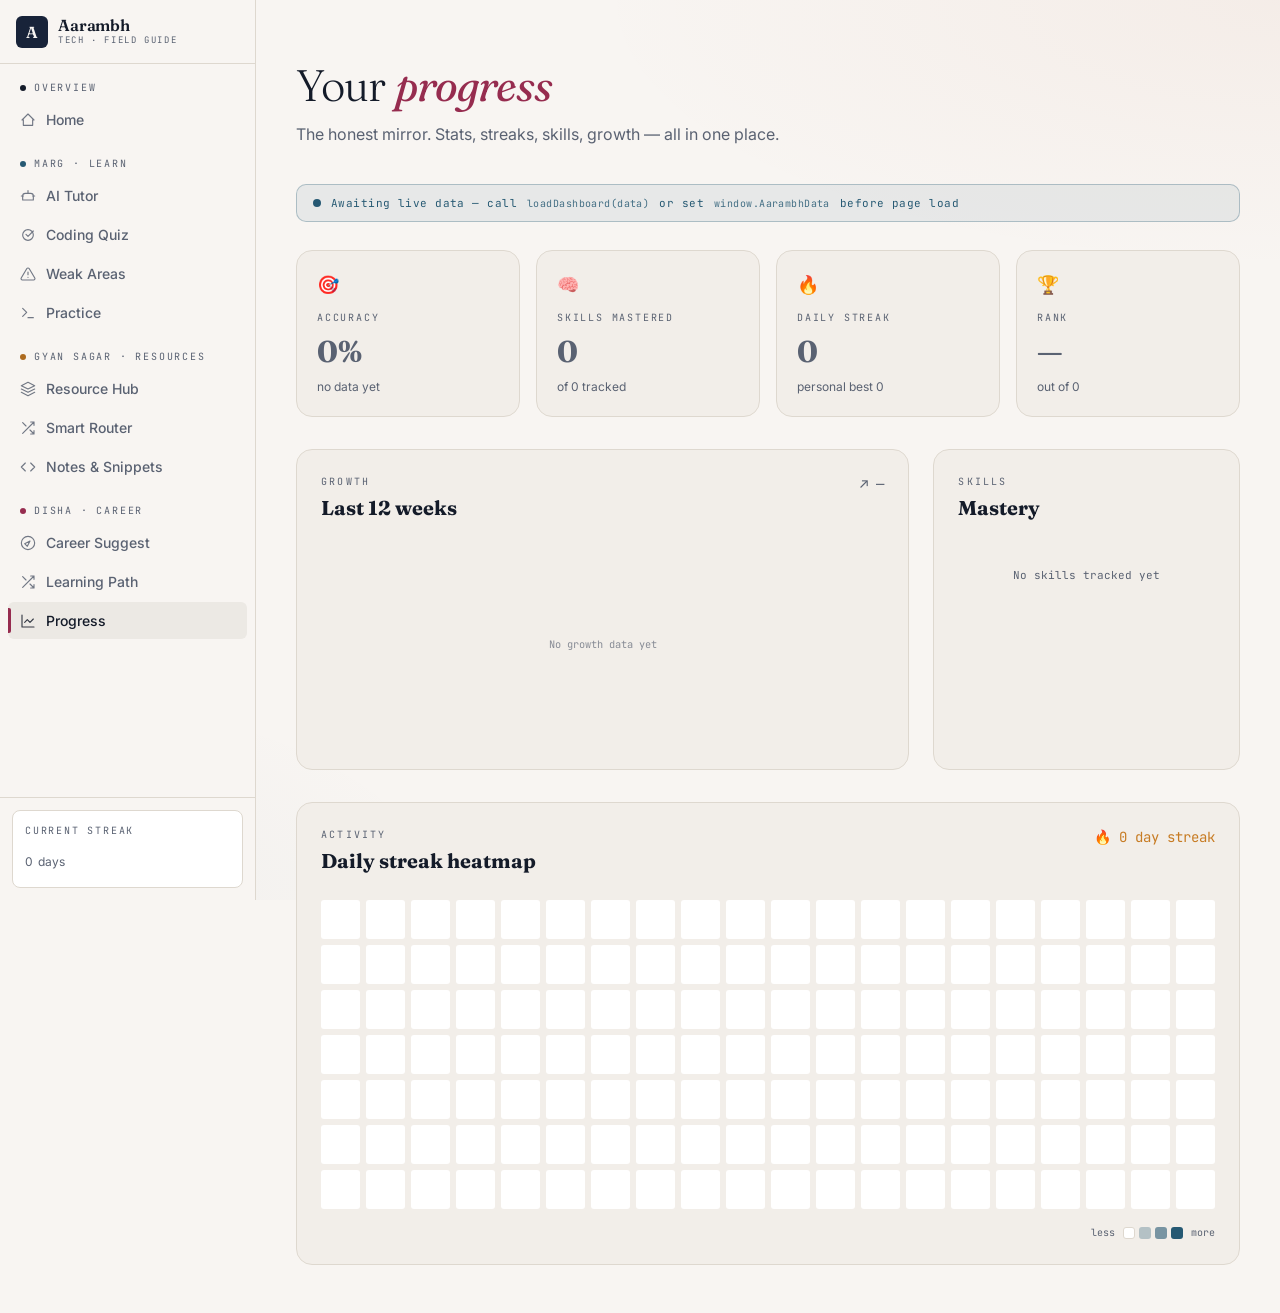
<file: disha/dashboard.html>
<!DOCTYPE html>
<html lang="en">
<head>
<meta charset="UTF-8" />
<meta name="viewport" content="width=device-width, initial-scale=1" />
<meta name="description" content="Your personal progress journal. Track streaks, quiz scores and milestones in one honest dashboard." />
<meta property="og:title" content="Progress · Aarambh" />
<meta property="og:description" content="Aarambh Progress Dashboard — stay accountable with streaks, scores and your full learning history." />
<meta property="og:type" content="website" />

<title>Dashboard · Aarambh</title>
<link rel="stylesheet" href="../css/shared.css">
<link rel="stylesheet" href="../css/dashboard.css">

<style>
/* ── Interactive enhancements ── */

.kpi .value { transition: color 0.3s; }
.kpi:hover .value { color: var(--marg); }
.kpi {
  transition: box-shadow 0.2s, transform 0.2s;
  cursor: default;
}
.kpi:hover {
  box-shadow: 0 4px 24px hsl(220 30% 14% / 0.10);
  transform: translateY(-2px);
}

/* Skill bar animation */
.bar > div {
  width: 0% !important;
  transition: width 1s cubic-bezier(0.16, 1, 0.3, 1);
}
#skills-list.bars-animated .bar > div {
  width: var(--target-width) !important;
}

/* Empty-state muted values */
.value.empty { color: var(--muted-fg); }
.trend.empty { color: var(--muted-fg); }

/* Backend hook banner */
.backend-notice {
  display: flex; align-items: center; gap: 10px;
  background: color-mix(in srgb, var(--marg) 8%, transparent);
  border: 1px solid color-mix(in srgb, var(--marg) 30%, transparent);
  border-radius: 10px;
  padding: 10px 16px;
  font-family: 'JetBrains Mono', monospace;
  font-size: 11px;
  color: var(--marg);
  margin-bottom: 28px;
  letter-spacing: 0.04em;
}
.backend-notice .dot-pulse {
  width: 8px; height: 8px; border-radius: 50%;
  background: var(--marg); flex-shrink: 0;
  animation: pulse 1.8s ease-in-out infinite;
}
@keyframes pulse {
  0%, 100% { opacity: 1; transform: scale(1); }
  50% { opacity: 0.4; transform: scale(0.7); }
}

/* Tooltips */
.svg-tooltip, .heat-tip {
  pointer-events: none;
  position: absolute;
  background: var(--fg);
  color: var(--bg);
  font-family: 'JetBrains Mono', monospace;
  font-size: 11px;
  padding: 5px 10px;
  border-radius: 6px;
  white-space: nowrap;
  opacity: 0;
  transition: opacity 0.15s;
  z-index: 10;
  transform: translate(-50%, -130%);
}
.svg-tooltip.visible, .heat-tip.visible { opacity: 1; }

/* Chart SVG wrap for tooltip positioning */
.chart-svg-wrap { position: relative; }
.heatmap-wrap { position: relative; }

/* Heatmap cell hover */
.heatmap div {
  cursor: pointer;
  transition: transform 0.1s, outline 0.1s;
}
.heatmap div:hover { transform: scale(1.25); outline: 2px solid var(--marg); outline-offset: 1px; }

/* Skill row */
.sk-row { cursor: default; }
.sk-row:hover .sk-pct { color: var(--marg); }
</style>
</head>
<body>
<div class="app">
  <aside class="sidebar" id="sidebar">
      <div class="sidebar-header">
        <div class="logo-mark">A</div>
        <div class="logo-text">
          <span class="name">Aarambh</span>
          <span class="sub">tech · field guide</span>
        </div>
      </div>
<nav class="sidebar-nav">
<div class="nav-section core">
<div class="nav-section-title"><span class="dot"></span>Overview</div>
              <a class="nav-link " href="../index.html">
                <svg class="nav-icon" viewBox="0 0 24 24" fill="none" stroke="currentColor" stroke-width="1.7" stroke-linecap="round" stroke-linejoin="round"><path d="M3 12l9-9 9 9M5 10v10h14V10"/></svg>
                <span>Home</span>
              </a>
</div>
<div class="nav-section marg">
<div class="nav-section-title"><span class="dot"></span>Marg · Learn</div>
              <a class="nav-link " href="../marg/tutor.html">
                <svg class="nav-icon" viewBox="0 0 24 24" fill="none" stroke="currentColor" stroke-width="1.7" stroke-linecap="round" stroke-linejoin="round"><path d="M12 8V4M5 12H2m20 0h-3M8 8h8a4 4 0 014 4v6H4v-6a4 4 0 014-4z"/></svg>
                <span>AI Tutor</span>
              </a>
              <a class="nav-link " href="../marg/quiz.html">
                <svg class="nav-icon" viewBox="0 0 24 24" fill="none" stroke="currentColor" stroke-width="1.7" stroke-linecap="round" stroke-linejoin="round"><path d="M9 11l3 3 8-8M4 12a8 8 0 1016 0 8 8 0 00-16 0z"/></svg>
                <span>Coding Quiz</span>
              </a>
              <a class="nav-link " href="../marg/weakness.html">
                <svg class="nav-icon" viewBox="0 0 24 24" fill="none" stroke="currentColor" stroke-width="1.7" stroke-linecap="round" stroke-linejoin="round"><path d="M12 9v4m0 4h.01M10.3 3.86L1.82 18a2 2 0 001.71 3h16.94a2 2 0 001.71-3L13.7 3.86a2 2 0 00-3.4 0z"/></svg>
                <span>Weak Areas</span>
              </a>
              <a class="nav-link " href="../marg/practice.html">
                <svg class="nav-icon" viewBox="0 0 24 24" fill="none" stroke="currentColor" stroke-width="1.7" stroke-linecap="round" stroke-linejoin="round"><path d="M4 17l6-6-6-6m8 14h8"/></svg>
                <span>Practice</span>
              </a>
</div>
<div class="nav-section gyan">
<div class="nav-section-title"><span class="dot"></span>Gyan Sagar · Resources</div>
              <a class="nav-link " href="../gyan/hub.html">
                <svg class="nav-icon" viewBox="0 0 24 24" fill="none" stroke="currentColor" stroke-width="1.7" stroke-linecap="round" stroke-linejoin="round"><path d="M12 2L2 7l10 5 10-5-10-5zM2 17l10 5 10-5M2 12l10 5 10-5"/></svg>
                <span>Resource Hub</span>
              </a>
              <a class="nav-link " href="../gyan/router.html">
                <svg class="nav-icon" viewBox="0 0 24 24" fill="none" stroke="currentColor" stroke-width="1.7" stroke-linecap="round" stroke-linejoin="round"><path d="M16 3h5v5M4 20L21 3M21 16v5h-5M15 15l6 6M4 4l5 5"/></svg>
                <span>Smart Router</span>
              </a>
              <a class="nav-link " href="../gyan/snippets.html">
                <svg class="nav-icon" viewBox="0 0 24 24" fill="none" stroke="currentColor" stroke-width="1.7" stroke-linecap="round" stroke-linejoin="round"><path d="M16 18l6-6-6-6M8 6l-6 6 6 6"/></svg>
                <span>Notes & Snippets</span>
              </a>
</div>
<div class="nav-section disha">
<div class="nav-section-title"><span class="dot"></span>Disha · Career</div>
              <a class="nav-link " href="../disha/career.html">
                <svg class="nav-icon" viewBox="0 0 24 24" fill="none" stroke="currentColor" stroke-width="1.7" stroke-linecap="round" stroke-linejoin="round"><path d="M12 2a10 10 0 100 20 10 10 0 000-20zm3 7l-4 8-4-4 8-4z"/></svg>
                <span>Career Suggest</span>
              </a>
              <a class="nav-link " href="../disha/path.html">
                <svg class="nav-icon" viewBox="0 0 24 24" fill="none" stroke="currentColor" stroke-width="1.7" stroke-linecap="round" stroke-linejoin="round"><path d="M16 3h5v5M4 20L21 3M21 16v5h-5M15 15l6 6M4 4l5 5"/></svg>
                <span>Learning Path</span>
              </a>
              <a class="nav-link active" href="../disha/dashboard.html">
                <svg class="nav-icon" viewBox="0 0 24 24" fill="none" stroke="currentColor" stroke-width="1.7" stroke-linecap="round" stroke-linejoin="round"><path d="M3 3v18h18M7 14l4-4 4 4 5-5"/></svg>
                <span>Progress</span>
              </a>
</div>
</nav>
      <div class="sidebar-footer">
        <div class="streak-card">
          <div class="streak-label"><span>Current streak</span></div>
          <div class="streak-value"><span id="streak-value">0</span> <span>days</span></div>
        </div>
      </div>
    </aside>

  <div class="main">
    <div id="sidebar-overlay" style="display:none;position:fixed;inset:0;background:rgba(0,0,0,0.35);z-index:4;transition:opacity 0.2s"></div>
    <div class="mobile-bar">
      <strong style="font-family:'Fraunces',serif">Aarambh</strong>
      <button aria-label="Open menu" aria-expanded="false" aria-controls="sidebar">☰ Menu</button>
    </div>

<div class="page-wrap">
  <div class="step-label"></div>
  <h1 class="page-title">Your <em class="disha">progress</em></h1>
  <p class="page-subtitle">The honest mirror. Stats, streaks, skills, growth — all in one place.</p>

  <!-- ── Backend hook notice ── -->
  <div class="backend-notice">
    <div class="dot-pulse"></div>
    Awaiting live data — call <code style="font-size:10px;opacity:0.85">loadDashboard(data)</code> or set <code style="font-size:10px;opacity:0.85">window.AarambhData</code> before page load
  </div>

  <!-- ── KPI Cards ── -->
  <div class="kpis">
    <div class="kpi">
      <span class="icon" style="color:var(--marg)">🎯</span>
      <div class="label">Accuracy</div>
      <div class="value empty" id="kpi-accuracy">0%</div>
      <div class="sub" id="kpi-accuracy-sub">no data yet</div>
    </div>
    <div class="kpi">
      <span class="icon" style="color:var(--gyan)">🧠</span>
      <div class="label">Skills mastered</div>
      <div class="value empty" id="kpi-skills">0</div>
      <div class="sub" id="kpi-skills-sub">of 0 tracked</div>
    </div>
    <div class="kpi">
      <span class="icon" style="color:var(--warning)">🔥</span>
      <div class="label">Daily streak</div>
      <div class="value empty" id="kpi-streak">0</div>
      <div class="sub" id="kpi-streak-sub">personal best 0</div>
    </div>
    <div class="kpi">
      <span class="icon" style="color:var(--disha)">🏆</span>
      <div class="label">Rank</div>
      <div class="value empty" id="kpi-rank">—</div>
      <div class="sub" id="kpi-rank-sub">out of 0</div>
    </div>
  </div>

  <!-- ── Charts ── -->
  <div class="charts">

    <!-- Growth line chart -->
    <div class="chart">
      <div class="chart-head">
        <div>
          <div class="mono-label">growth</div>
          <div class="title">Last 12 weeks</div>
        </div>
        <div class="trend empty" id="growth-trend">↗ —</div>
      </div>
      <div class="chart-svg-wrap" id="growth-wrap">
        <svg id="growth-svg" viewBox="0 0 600 200" style="width:100%;height:192px">
          <defs>
            <linearGradient id="growthFill" x1="0" y1="0" x2="0" y2="1">
              <stop offset="0%" stop-color="hsl(340 55% 38%)" stop-opacity="0.4"/>
              <stop offset="100%" stop-color="hsl(340 55% 38%)" stop-opacity="0"/>
            </linearGradient>
            <linearGradient id="growthLine" x1="0" y1="0" x2="1" y2="0">
              <stop offset="0%" stop-color="hsl(200 50% 30%)"/>
              <stop offset="100%" stop-color="hsl(340 55% 38%)"/>
            </linearGradient>
          </defs>
          <!-- Flat baseline (empty state) -->
          <path id="growth-fill" d="M10,190 L590,190 L590,190 L10,190 Z" fill="url(#growthFill)"/>
          <path id="growth-line" d="M10,190 L590,190" fill="none" stroke="url(#growthLine)" stroke-width="2.5" stroke-linecap="round" stroke-linejoin="round"/>
          <g id="growth-dots"></g>
          <text id="growth-empty-label" x="300" y="105" text-anchor="middle"
            font-family="JetBrains Mono, monospace" font-size="11"
            fill="hsl(220 12% 40%)" opacity="0.7">No growth data yet</text>
        </svg>
        <div class="svg-tooltip" id="growth-tooltip"></div>
      </div>
    </div>

    <!-- Skills mastery bars -->
    <div class="chart">
      <div class="mono-label">skills</div>
      <div style="font-family:'Fraunces',serif;font-size:20px;font-weight:700;margin:4px 0 20px">Mastery</div>
      <div class="skills-list" id="skills-list">
        <div style="font-family:'JetBrains Mono',monospace;font-size:11px;color:var(--muted-fg);text-align:center;padding:24px 0">
          No skills tracked yet
        </div>
      </div>
    </div>
  </div>

  <!-- ── Heatmap ── -->
  <div class="heatmap-card">
    <div class="chart-head">
      <div>
        <div class="mono-label">activity</div>
        <div class="title" style="font-family:'Fraunces',serif;font-size:20px;font-weight:700;margin-top:4px">Daily streak heatmap</div>
      </div>
      <div style="color:var(--warning);font-family:'JetBrains Mono',monospace;font-size:14px" id="heatmap-streak-label">🔥 0 day streak</div>
    </div>
    <div class="heatmap-wrap">
      <div class="heatmap" id="heatmap"></div>
      <div class="heat-tip" id="heat-tip"></div>
    </div>
    <div class="heatmap-legend">
      less
      <div class="swatch">
        <div style="background:white;border:1px solid var(--border)"></div>
        <div style="background:hsl(200 50% 30% / 0.3)"></div>
        <div style="background:hsl(200 50% 30% / 0.6)"></div>
        <div style="background:var(--marg)"></div>
      </div>
      more
    </div>
  </div>

</div>
  </div><!-- /.main -->
</div><!-- /.app -->

<script src="../js/shared.js"></script>
<script>
/* ═══════════════════════════════════════════════════════════════════
   AARAMBH DASHBOARD — Interactive layer
   
   ┌─────────────────────────────────────────────────────────────┐
   │  BACKEND INTEGRATION                                        │
   │                                                             │
   │  Option A — call after your fetch resolves:                 │
   │    loadDashboard(data)                                      │
   │                                                             │
   │  Option B — set before page load (SSR / preload):           │
   │    window.AarambhData = data                                │
   │                                                             │
   │  data shape:                                                │
   │  {                                                          │
   │    accuracy:       number,    // 0-100, e.g. 78             │
   │    accuracyDelta:  string,    // e.g. "+6% this week"       │
   │    skillsMastered: number,    // e.g. 14                    │
   │    skillsTotal:    number,    // e.g. 22                    │
   │    streak:         number,    // days, e.g. 12              │
   │    personalBest:   number,    // days, e.g. 18              │
   │    rank:           number,    // e.g. 247                   │
   │    totalLearners:  string,    // e.g. "4.2k"                │
   │    growthWeeks:    number[],  // 12 values, 0-100           │
   │    growthTrend:    string,    // e.g. "+56%"                │
   │    skills: [                                                │
   │      { name: string, pct: number,                          │
   │        gradient: 'marg'|'gyan'|'disha' }                   │
   │    ],                                                       │
   │    heatmap:      number[],   // 140 values, intensity 0-3   │
   │    heatmapDates: string[],   // 140 ISO date strings        │
   │  }                                                          │
   └─────────────────────────────────────────────────────────────┘
═══════════════════════════════════════════════════════════════════ */

// ── Animated counter ───────────────────────────────────────────────
function animateCounter(el, target, suffix) {
  const dur = 900, start = performance.now();
  (function step(now) {
    const t = Math.min((now - start) / dur, 1);
    const ease = 1 - Math.pow(1 - t, 3);
    el.textContent = Math.round(target * ease) + (suffix || '');
    if (t < 1) requestAnimationFrame(step);
  })(start);
}

// ── KPI cards ──────────────────────────────────────────────────────
function renderKPIs(d) {
  var acc = document.getElementById('kpi-accuracy');
  acc.classList.remove('empty');
  animateCounter(acc, d.accuracy, '%');
  document.getElementById('kpi-accuracy-sub').textContent = d.accuracyDelta || '—';

  var sk = document.getElementById('kpi-skills');
  sk.classList.remove('empty');
  animateCounter(sk, d.skillsMastered, '');
  document.getElementById('kpi-skills-sub').textContent = 'of ' + d.skillsTotal + ' tracked';

  var str = document.getElementById('kpi-streak');
  str.classList.remove('empty');
  animateCounter(str, d.streak, '');
  document.getElementById('kpi-streak-sub').textContent = 'personal best ' + d.personalBest;
  document.getElementById('streak-value').textContent = d.streak;

  var rank = document.getElementById('kpi-rank');
  rank.classList.remove('empty');
  rank.textContent = '#' + d.rank;
  document.getElementById('kpi-rank-sub').textContent = 'out of ' + d.totalLearners;
}

// ── Growth chart ───────────────────────────────────────────────────
function renderGrowthChart(weeks, trend) {
  if (!weeks || weeks.length < 2) return;
  document.getElementById('growth-empty-label').style.display = 'none';

  var trendEl = document.getElementById('growth-trend');
  trendEl.classList.remove('empty');
  trendEl.textContent = '↗ ' + (trend || '');

  var W = 600, H = 200, pad = 10, top = 20, bot = 190;
  var pts = weeks.map(function(v, i) {
    return [
      pad + (i / (weeks.length - 1)) * (W - 2 * pad),
      bot - (v / 100) * (bot - top)
    ];
  });

  function pStr(arr) {
    return arr.map(function(p) { return p[0].toFixed(1) + ',' + p[1].toFixed(1); }).join(' L ');
  }

  document.getElementById('growth-line').setAttribute('d', 'M ' + pStr(pts));

  var last = pts[pts.length - 1], first = pts[0];
  document.getElementById('growth-fill').setAttribute('d',
    'M ' + pStr(pts) + ' L ' + last[0].toFixed(1) + ',' + bot + ' L ' + first[0].toFixed(1) + ',' + bot + ' Z');

  var dotsG = document.getElementById('growth-dots');
  dotsG.innerHTML = '';
  var tip = document.getElementById('growth-tooltip');
  var wrap = document.getElementById('growth-wrap');
  var svg  = document.getElementById('growth-svg');

  pts.forEach(function(p, i) {
    var c = document.createElementNS('http://www.w3.org/2000/svg', 'circle');
    c.setAttribute('cx', p[0].toFixed(1));
    c.setAttribute('cy', p[1].toFixed(1));
    c.setAttribute('r', '4');
    c.setAttribute('fill', 'hsl(340 55% 38%)');
    c.style.cursor = 'pointer';
    c.addEventListener('mouseenter', function() {
      var svgRect = svg.getBoundingClientRect();
      var wrapRect = wrap.getBoundingClientRect();
      var scaleX = svgRect.width / W;
      var scaleY = svgRect.height / H;
      tip.textContent = 'Week ' + (i + 1) + ' · ' + weeks[i] + '%';
      tip.style.left = (p[0] * scaleX + (svgRect.left - wrapRect.left)) + 'px';
      tip.style.top  = (p[1] * scaleY + (svgRect.top  - wrapRect.top))  + 'px';
      tip.classList.add('visible');
    });
    c.addEventListener('mouseleave', function() { tip.classList.remove('visible'); });
    dotsG.appendChild(c);
  });
}

// ── Skills bars ────────────────────────────────────────────────────
var GRAD = { marg: 'var(--gradient-marg)', gyan: 'var(--gradient-gyan)', disha: 'var(--gradient-disha)' };

function renderSkills(skills) {
  if (!skills || skills.length === 0) return;
  var list = document.getElementById('skills-list');
  list.innerHTML = skills.map(function(s) {
    return '<div class="sk-row">' +
      '<div class="sk-top"><span style="font-weight:500">' + s.name + '</span>' +
      '<span class="sk-pct">' + s.pct + '%</span></div>' +
      '<div class="bar thin"><div style="--target-width:' + s.pct + '%;background:' +
      (GRAD[s.gradient] || GRAD.marg) + '"></div></div></div>';
  }).join('');
  requestAnimationFrame(function() {
    requestAnimationFrame(function() {
      list.classList.add('bars-animated');
    });
  });
}

// ── Heatmap ────────────────────────────────────────────────────────
function intensityBg(v) {
  if (v <= 0) return 'white';
  if (v === 1) return 'hsl(200 50% 30% / 0.3)';
  if (v === 2) return 'hsl(200 50% 30% / 0.6)';
  return 'var(--marg)';
}

function renderHeatmap(values, dates, streak) {
  var hm = document.getElementById('heatmap');
  var tip = document.getElementById('heat-tip');
  var wrap = document.querySelector('.heatmap-wrap');

  var cells = (values && values.length === 140) ? values : new Array(140).fill(0);
  var cellDates = (dates && dates.length === 140) ? dates : [];

  hm.innerHTML = cells.map(function(v, i) {
    var label = cellDates[i] ? cellDates[i] : ('Day ' + (i + 1));
    var sess = ['No activity', 'Light', 'Moderate', 'Active'][Math.min(v, 3)];
    return '<div style="background:' + intensityBg(v) + '" data-label="' + label + ': ' + sess + '"></div>';
  }).join('');

  document.getElementById('heatmap-streak-label').textContent = '🔥 ' + (streak || 0) + ' day streak';

  hm.querySelectorAll('div').forEach(function(cell) {
    cell.addEventListener('mouseenter', function(e) {
      tip.textContent = this.dataset.label;
      var rect = this.getBoundingClientRect();
      var wRect = wrap.getBoundingClientRect();
      tip.style.left = (rect.left - wRect.left + rect.width / 2) + 'px';
      tip.style.top  = (rect.top  - wRect.top) + 'px';
      tip.classList.add('visible');
    });
    cell.addEventListener('mouseleave', function() { tip.classList.remove('visible'); });
  });
}

// ── Public API ─────────────────────────────────────────────────────
/**
 * loadDashboard(data)
 * Call this from your backend fetch handler:
 *
 *   fetch('/api/progress')
 *     .then(r => r.json())
 *     .then(loadDashboard);
 */
window.loadDashboard = function(data) {
  renderKPIs(data);
  renderGrowthChart(data.growthWeeks, data.growthTrend);
  renderSkills(data.skills);
  renderHeatmap(data.heatmap, data.heatmapDates, data.streak);
};

// ── Initialise ─────────────────────────────────────────────────────
(function init() {
  renderHeatmap(new Array(140).fill(0), null, 0); // empty heatmap grid
  if (window.AarambhData) loadDashboard(window.AarambhData);
})();

// ── Sidebar mobile toggle ──────────────────────────────────────────
(function() {
  var bar = document.querySelector('.mobile-bar');
  var sidebar = document.getElementById('sidebar');
  var overlay = document.getElementById('sidebar-overlay');
  if (!bar || !sidebar) return;
  function open()  { sidebar.classList.add('open'); overlay.classList.add('visible'); bar.querySelector('button').setAttribute('aria-expanded','true'); }
  function close() { sidebar.classList.remove('open'); overlay.classList.remove('visible'); bar.querySelector('button').setAttribute('aria-expanded','false'); }
  bar.querySelector('button').addEventListener('click', open);
  overlay.addEventListener('click', close);
  document.addEventListener('keydown', function(e) { if (e.key === 'Escape') close(); });
})();
</script>
</body>
</html>
</file>
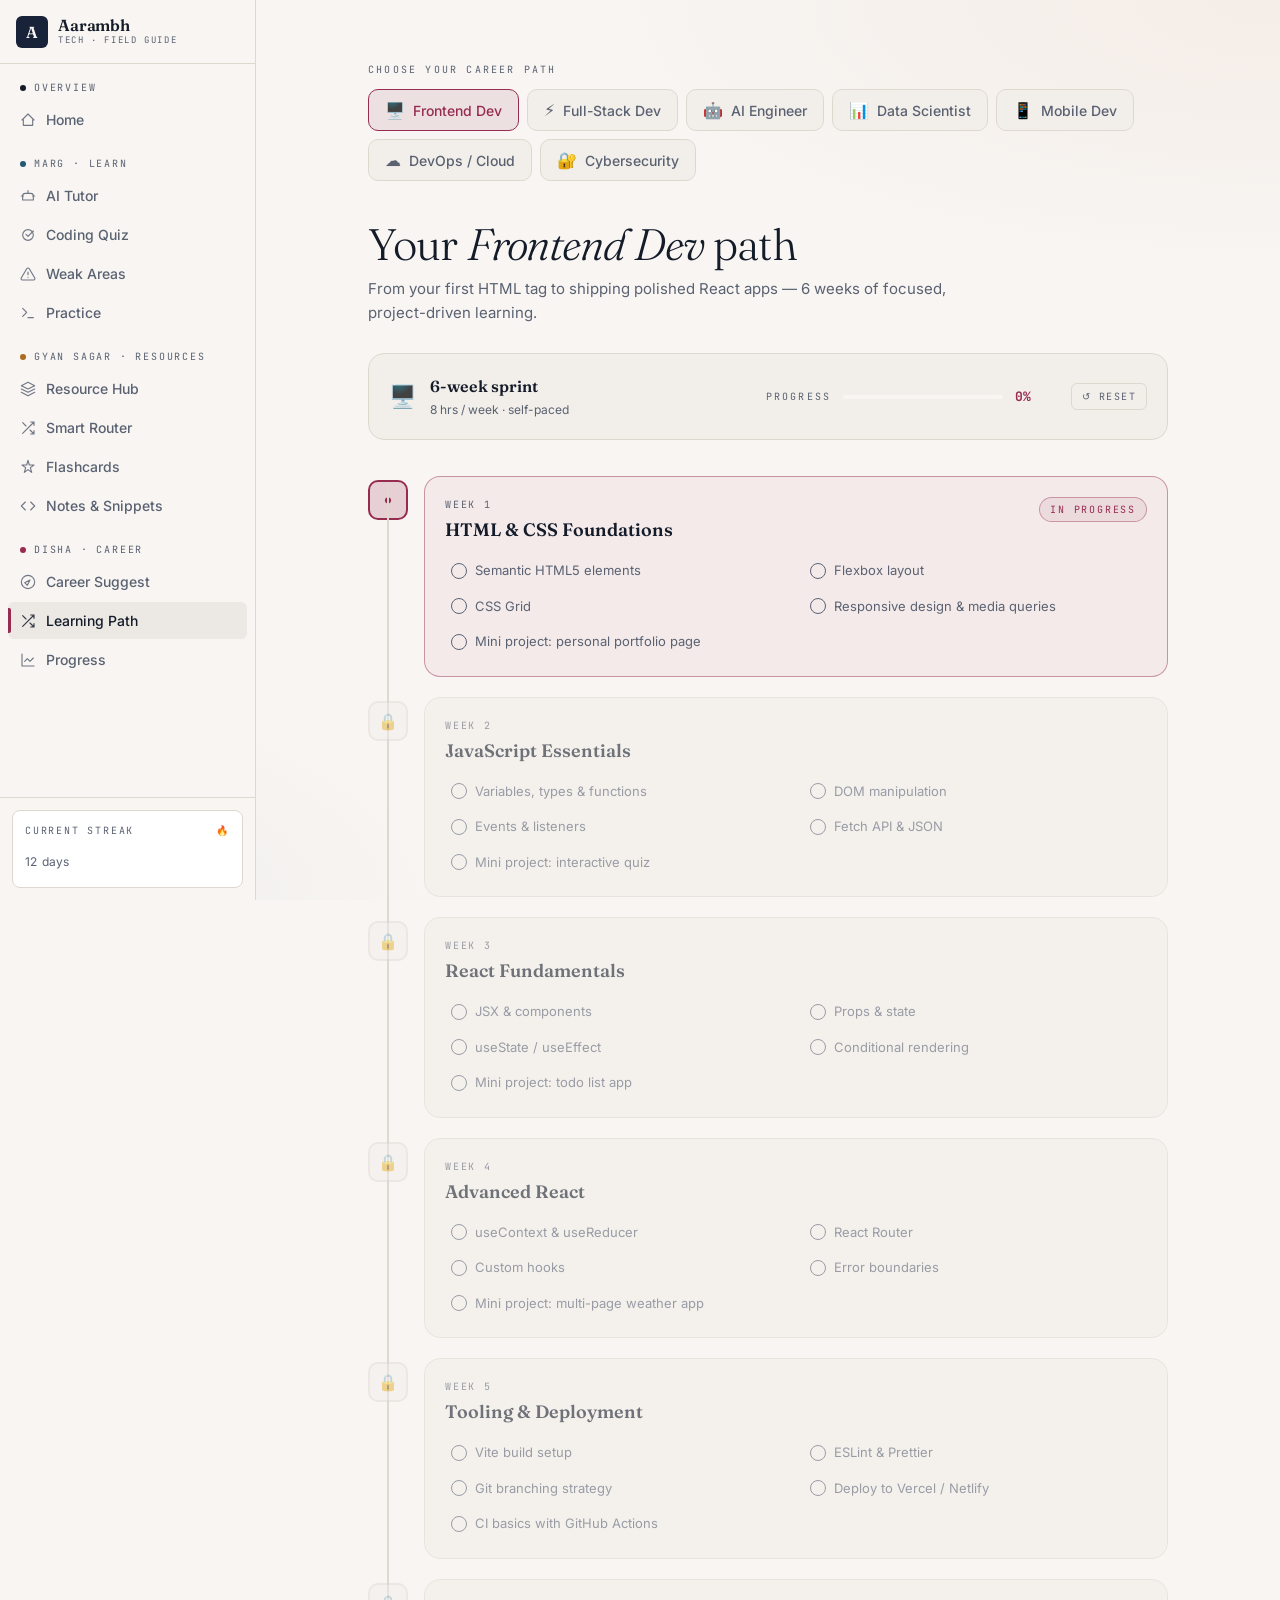
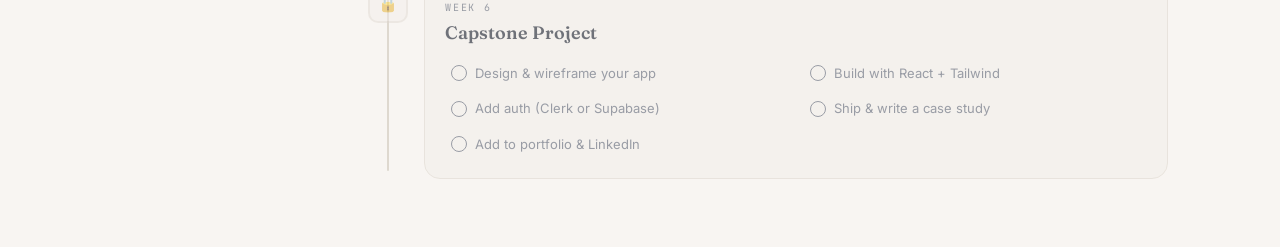
<file: disha/path.html>
<!DOCTYPE html>
<html lang="en">
<head>
<meta charset="UTF-8" />
<meta name="viewport" content="width=device-width, initial-scale=1" />
<title>Learning Path · Aarambh</title>
<meta name="description" content="Your personalised week-by-week plan from where you are to where you want to be." />
<meta property="og:title" content="Learning Path · Aarambh" />
<meta property="og:description" content="Your personalised week-by-week plan from where you are to where you want to be." />
<link rel="stylesheet" href="../css/shared.css">
<link rel="stylesheet" href="../css/path.css">
</head>
<body>
<div class="app">
  <aside class="sidebar" id="sidebar">

      <div class="sidebar-header">
        <div class="logo-mark">A</div>
        <div class="logo-text">
          <span class="name">Aarambh</span>
          <span class="sub">tech · field guide</span>
        </div>
      </div>
<nav class="sidebar-nav">
<div class="nav-section core">
<div class="nav-section-title"><span class="dot"></span>Overview</div>

              <a class="nav-link " href="../index.html">
                <svg class="nav-icon" viewBox="0 0 24 24" fill="none" stroke="currentColor" stroke-width="1.7" stroke-linecap="round" stroke-linejoin="round"><path d="M3 12l9-9 9 9M5 10v10h14V10"/></svg>
                <span>Home</span>
              </a>
</div>
<div class="nav-section marg">
<div class="nav-section-title"><span class="dot"></span>Marg · Learn</div>

              <a class="nav-link " href="../marg/tutor.html">
                <svg class="nav-icon" viewBox="0 0 24 24" fill="none" stroke="currentColor" stroke-width="1.7" stroke-linecap="round" stroke-linejoin="round"><path d="M12 8V4M5 12H2m20 0h-3M8 8h8a4 4 0 014 4v6H4v-6a4 4 0 014-4z"/></svg>
                <span>AI Tutor</span>
              </a>

              <a class="nav-link " href="../marg/quiz.html">
                <svg class="nav-icon" viewBox="0 0 24 24" fill="none" stroke="currentColor" stroke-width="1.7" stroke-linecap="round" stroke-linejoin="round"><path d="M9 11l3 3 8-8M4 12a8 8 0 1016 0 8 8 0 00-16 0z"/></svg>
                <span>Coding Quiz</span>
              </a>

              <a class="nav-link " href="../marg/weakness.html">
                <svg class="nav-icon" viewBox="0 0 24 24" fill="none" stroke="currentColor" stroke-width="1.7" stroke-linecap="round" stroke-linejoin="round"><path d="M12 9v4m0 4h.01M10.3 3.86L1.82 18a2 2 0 001.71 3h16.94a2 2 0 001.71-3L13.7 3.86a2 2 0 00-3.4 0z"/></svg>
                <span>Weak Areas</span>
              </a>

              <a class="nav-link " href="../marg/practice.html">
                <svg class="nav-icon" viewBox="0 0 24 24" fill="none" stroke="currentColor" stroke-width="1.7" stroke-linecap="round" stroke-linejoin="round"><path d="M4 17l6-6-6-6m8 14h8"/></svg>
                <span>Practice</span>
              </a>
</div>
<div class="nav-section gyan">
<div class="nav-section-title"><span class="dot"></span>Gyan Sagar · Resources</div>

              <a class="nav-link " href="../gyan/hub.html">
                <svg class="nav-icon" viewBox="0 0 24 24" fill="none" stroke="currentColor" stroke-width="1.7" stroke-linecap="round" stroke-linejoin="round"><path d="M12 2L2 7l10 5 10-5-10-5zM2 17l10 5 10-5M2 12l10 5 10-5"/></svg>
                <span>Resource Hub</span>
              </a>

              <a class="nav-link " href="../gyan/router.html">
                <svg class="nav-icon" viewBox="0 0 24 24" fill="none" stroke="currentColor" stroke-width="1.7" stroke-linecap="round" stroke-linejoin="round"><path d="M16 3h5v5M4 20L21 3M21 16v5h-5M15 15l6 6M4 4l5 5"/></svg>
                <span>Smart Router</span>
              </a>

              <a class="nav-link " href="../gyan/flashcards.html">
                <svg class="nav-icon" viewBox="0 0 24 24" fill="none" stroke="currentColor" stroke-width="1.7" stroke-linecap="round" stroke-linejoin="round"><path d="M12 2l2 7h7l-5.5 4 2 7L12 16l-5.5 4 2-7L3 9h7z"/></svg>
                <span>Flashcards</span>
              </a>

              <a class="nav-link " href="../gyan/snippets.html">
                <svg class="nav-icon" viewBox="0 0 24 24" fill="none" stroke="currentColor" stroke-width="1.7" stroke-linecap="round" stroke-linejoin="round"><path d="M16 18l6-6-6-6M8 6l-6 6 6 6"/></svg>
                <span>Notes & Snippets</span>
              </a>
</div>
<div class="nav-section disha">
<div class="nav-section-title"><span class="dot"></span>Disha · Career</div>

              <a class="nav-link " href="../disha/career.html">
                <svg class="nav-icon" viewBox="0 0 24 24" fill="none" stroke="currentColor" stroke-width="1.7" stroke-linecap="round" stroke-linejoin="round"><path d="M12 2a10 10 0 100 20 10 10 0 000-20zm3 7l-4 8-4-4 8-4z"/></svg>
                <span>Career Suggest</span>
              </a>

              <a class="nav-link active" href="../disha/path.html">
                <svg class="nav-icon" viewBox="0 0 24 24" fill="none" stroke="currentColor" stroke-width="1.7" stroke-linecap="round" stroke-linejoin="round"><path d="M16 3h5v5M4 20L21 3M21 16v5h-5M15 15l6 6M4 4l5 5"/></svg>
                <span>Learning Path</span>
              </a>

              <a class="nav-link " href="../disha/dashboard.html">
                <svg class="nav-icon" viewBox="0 0 24 24" fill="none" stroke="currentColor" stroke-width="1.7" stroke-linecap="round" stroke-linejoin="round"><path d="M3 3v18h18M7 14l4-4 4 4 5-5"/></svg>
                <span>Progress</span>
              </a>
</div>
</nav>

      <div class="sidebar-footer">
        <div class="streak-card">
          <div class="streak-label"><span>Current streak</span>🔥</div>
          <div class="streak-value"><span id="streak-value">12</span> <span>days</span></div>
        </div>
      </div>
    </aside>
  <div class="main">
    <div id="sidebar-overlay" style="display:none;position:fixed;inset:0;background:rgba(0,0,0,0.35);z-index:4;transition:opacity 0.2s"></div>
    <div class="mobile-bar">
      <strong style="font-family:'Fraunces',serif">Aarambh</strong>
      <button aria-label="Open menu" aria-expanded="false" aria-controls="sidebar">☰ Menu</button>
    </div>
    
<div class="page-wrap medium">
  <div class="step-label"></div>

  <div class="path-selector">
    <div class="selector-label">Choose your career path</div>
    <div class="career-pills" id="career-pills">
      <button class="career-pill active" data-career="frontend">
        <span class="pill-icon">🖥️</span> Frontend Dev
      </button>
      <button class="career-pill" data-career="fullstack">
        <span class="pill-icon">⚡</span> Full-Stack Dev
      </button>
      <button class="career-pill" data-career="ai">
        <span class="pill-icon">🤖</span> AI Engineer
      </button>
      <button class="career-pill" data-career="data">
        <span class="pill-icon">📊</span> Data Scientist
      </button>
      <button class="career-pill" data-career="mobile">
        <span class="pill-icon">📱</span> Mobile Dev
      </button>
      <button class="career-pill" data-career="devops">
        <span class="pill-icon">☁️</span> DevOps / Cloud
      </button>
      <button class="career-pill" data-career="security">
        <span class="pill-icon">🔐</span> Cybersecurity
      </button>
    </div>
  </div>

  <div class="path-header">
    <h1 id="path-title">Your <em class="disha" id="path-name">Frontend Dev</em> path</h1>
    <p id="path-desc">From your first HTML tag to shipping polished React apps — 6 weeks of focused, project-driven learning.</p>
  </div>

  <div class="path-meta">
    <div style="display:flex;align-items:center;gap:14px">
      <span style="font-size:22px" id="path-emoji">🖥️</span>
      <div>
        <div class="title" id="meta-title">6-week sprint</div>
        <div class="sub" id="meta-sub">Approx. 8 hrs / week · self-paced</div>
      </div>
    </div>
    <div style="display:flex;align-items:center;gap:20px;flex-wrap:wrap">
      <div class="path-progress">
        <span class="mono-label">progress</span>
        <div class="bar bar-w thin"><div id="progress-bar" style="width:0%;background:var(--gradient-disha);transition:width 0.4s ease"></div></div>
        <span class="pct" id="progress-pct">0%</span>
      </div>
      <button class="reset-btn" id="reset-btn" aria-label="Reset progress for this path">↺ reset</button>
    </div>
  </div>

  <div class="timeline" id="timeline"></div>

  <div class="complete-banner" id="complete-banner">
    <h3>🎉 Path complete!</h3>
    <p>You've finished every milestone. Time to build something real and add it to your portfolio.</p>
  </div>
</div>


  </div>
</div>
<script src="../js/shared.js"></script>
<script>
(function(){

var PATHS = {
  frontend: {
    name: "Frontend Dev",
    emoji: "🖥️",
    desc: "From your first HTML tag to shipping polished React apps — 6 weeks of focused, project-driven learning.",
    weeks: "6-week sprint",
    hrs: "8 hrs / week · self-paced",
    weeks_data: [
      { title: "HTML & CSS Foundations", items: ["Semantic HTML5 elements","Flexbox layout","CSS Grid","Responsive design & media queries","Mini project: personal portfolio page"] },
      { title: "JavaScript Essentials", items: ["Variables, types & functions","DOM manipulation","Events & listeners","Fetch API & JSON","Mini project: interactive quiz"] },
      { title: "React Fundamentals", items: ["JSX & components","Props & state","useState / useEffect","Conditional rendering","Mini project: todo list app"] },
      { title: "Advanced React", items: ["useContext & useReducer","React Router","Custom hooks","Error boundaries","Mini project: multi-page weather app"] },
      { title: "Tooling & Deployment", items: ["Vite build setup","ESLint & Prettier","Git branching strategy","Deploy to Vercel / Netlify","CI basics with GitHub Actions"] },
      { title: "Capstone Project", items: ["Design & wireframe your app","Build with React + Tailwind","Add auth (Clerk or Supabase)","Ship & write a case study","Add to portfolio & LinkedIn"] }
    ]
  },
  fullstack: {
    name: "Full-Stack Dev",
    emoji: "⚡",
    desc: "Build end-to-end products — from React frontends to Node APIs and Postgres databases — in 8 weeks.",
    weeks: "8-week sprint",
    hrs: "10 hrs / week · self-paced",
    weeks_data: [
      { title: "Web Foundations", items: ["HTML5 & CSS3 review","JavaScript ES6+","Git & terminal basics","How the web works (HTTP)","Mini project: static landing page"] },
      { title: "React Frontend", items: ["Components & hooks","State management","React Router","API calls with fetch/axios","Mini project: GitHub profile viewer"] },
      { title: "Node.js & Express", items: ["Node runtime & npm","Express routing","Middleware & error handling","REST API design","Mini project: notes REST API"] },
      { title: "Databases", items: ["SQL fundamentals","Postgres with pg / Prisma","Data modelling & relations","Migrations","Mini project: blog API + DB"] },
      { title: "Auth & Security", items: ["JWT authentication","Bcrypt password hashing","Role-based access control","Input validation","CORS & security headers"] },
      { title: "Testing & CI", items: ["Unit tests with Vitest","API testing with Supertest","Coverage reports","GitHub Actions pipeline","Pre-commit hooks"] },
      { title: "Docker & Deployment", items: ["Docker basics & Dockerfile","docker-compose for local dev","Deploy API to Railway","Deploy frontend to Vercel","Environment management"] },
      { title: "Capstone Project", items: ["Full product spec","Build frontend + backend","Add auth & real DB","Deploy with CI/CD","Write & publish case study"] }
    ]
  },
  ai: {
    name: "AI Engineer",
    emoji: "🤖",
    desc: "Learn to build with LLMs, fine-tune models and deploy AI products — Python-first, 8 weeks.",
    weeks: "8-week sprint",
    hrs: "10 hrs / week · self-paced",
    weeks_data: [
      { title: "Python for AI", items: ["Python syntax & data types","NumPy & Pandas basics","Matplotlib visualisation","Virtual envs & pip","Mini project: data analysis notebook"] },
      { title: "ML Foundations", items: ["Supervised vs unsupervised learning","Linear & logistic regression","Train / val / test splits","Scikit-learn pipelines","Mini project: house price predictor"] },
      { title: "Deep Learning", items: ["Neural network intuition","PyTorch tensors & autograd","Building a simple MLP","GPU training basics","Mini project: MNIST classifier"] },
      { title: "NLP & Transformers", items: ["Tokenisation & embeddings","Attention mechanism","Hugging Face Transformers","Fine-tuning BERT","Mini project: sentiment analyser"] },
      { title: "LLMs & Prompt Engineering", items: ["LLM architecture overview","Prompt patterns & chain-of-thought","OpenAI / Anthropic APIs","Retrieval-augmented generation","Mini project: document Q&A bot"] },
      { title: "LangChain & Agents", items: ["LangChain chains & memory","Tool use & function calling","Building an AI agent","Vector stores (Chroma / Pinecone)","Mini project: research agent"] },
      { title: "ML Ops Basics", items: ["Model versioning with MLflow","FastAPI for model serving","Containerise with Docker","Deploy to Hugging Face Spaces","Monitoring & drift detection"] },
      { title: "Capstone Project", items: ["Define problem & dataset","Train or prompt-engineer model","Build a user-facing app","Ship & document","Present findings"] }
    ]
  },
  data: {
    name: "Data Scientist",
    emoji: "📊",
    desc: "Go from raw CSV to publishable insights — statistics, Python, SQL and storytelling in 7 weeks.",
    weeks: "7-week sprint",
    hrs: "9 hrs / week · self-paced",
    weeks_data: [
      { title: "Python & Data Tooling", items: ["Python basics","Jupyter notebooks","NumPy arrays","Pandas DataFrames","Mini project: data cleaning challenge"] },
      { title: "SQL & Databases", items: ["SELECT, WHERE, GROUP BY","JOINs & subqueries","Window functions","Postgres basics","Mini project: e-commerce sales analysis"] },
      { title: "Statistics Foundations", items: ["Descriptive statistics","Probability & distributions","Hypothesis testing","p-values & confidence intervals","Mini project: A/B test analysis"] },
      { title: "Data Visualisation", items: ["Matplotlib & Seaborn","Plotly interactive charts","Dashboard design principles","Storytelling with data","Mini project: EDA report"] },
      { title: "Machine Learning", items: ["Regression & classification","Decision trees & ensembles","Cross-validation","Feature engineering","Mini project: churn predictor"] },
      { title: "Advanced Analytics", items: ["Time series forecasting","Clustering & segmentation","Dimensionality reduction","SHAP explainability","Mini project: customer segmentation"] },
      { title: "Capstone Project", items: ["Source a real dataset","Clean, explore & model","Build an interactive dashboard","Write a data story","Present & publish on Kaggle"] }
    ]
  },
  mobile: {
    name: "Mobile Dev",
    emoji: "📱",
    desc: "Ship on iOS and Android with React Native — from blank screen to App Store in 6 weeks.",
    weeks: "6-week sprint",
    hrs: "9 hrs / week · self-paced",
    weeks_data: [
      { title: "JavaScript & React Refresh", items: ["ES6+ essentials","React components & hooks","State & effects","Async patterns","Mini project: React web counter"] },
      { title: "React Native Basics", items: ["Expo setup & toolchain","Core components (View, Text, Image)","StyleSheet & Flexbox","Navigation with Expo Router","Mini project: notes app"] },
      { title: "UI & UX Patterns", items: ["Platform-specific design (iOS vs Android)","Gesture handler","Animations with Reanimated","Dark mode support","Mini project: animated onboarding"] },
      { title: "Data & Networking", items: ["Fetch & Axios","AsyncStorage","SQLite with Expo","Offline-first strategies","Mini project: expense tracker"] },
      { title: "Device APIs & Auth", items: ["Camera & image picker","Push notifications","Auth with Clerk","Biometric login","Mini project: photo journal app"] },
      { title: "Capstone & Publishing", items: ["Plan & design full app","Build feature-complete MVP","Write tests with Jest","Build for iOS & Android","Submit to App Store / Play Store"] }
    ]
  },
  devops: {
    name: "DevOps / Cloud",
    emoji: "☁️",
    desc: "Automate, containerise and scale — Linux, Docker, Kubernetes and AWS from scratch in 8 weeks.",
    weeks: "8-week sprint",
    hrs: "10 hrs / week · self-paced",
    weeks_data: [
      { title: "Linux & Command Line", items: ["File system & permissions","Shell scripting basics","Process management","SSH & remote servers","Mini project: automate a backup script"] },
      { title: "Networking Fundamentals", items: ["TCP/IP & DNS","HTTP / HTTPS","Load balancers & proxies","Firewalls & security groups","Mini project: set up a VPS web server"] },
      { title: "Docker", items: ["Images, containers & layers","Dockerfile best practices","docker-compose","Multi-stage builds","Mini project: containerise a Node app"] },
      { title: "CI / CD Pipelines", items: ["GitHub Actions workflows","Automated testing in CI","Build & push Docker images","Deployment gates","Mini project: full CI/CD for a web app"] },
      { title: "Kubernetes", items: ["Pods, Deployments & Services","ConfigMaps & Secrets","Ingress & networking","Helm charts","Mini project: deploy app to local k8s cluster"] },
      { title: "AWS Core Services", items: ["EC2, S3 & IAM","VPC & subnets","RDS & DynamoDB","CloudWatch monitoring","Mini project: deploy 3-tier app to AWS"] },
      { title: "Infrastructure as Code", items: ["Terraform basics","AWS provider config","State management","Modules & reuse","Mini project: IaC for a full stack app"] },
      { title: "Capstone Project", items: ["Design cloud architecture","Provision with Terraform","Deploy app with k8s","Set up monitoring & alerts","Document with diagrams & runbook"] }
    ]
  },
  security: {
    name: "Cybersecurity",
    emoji: "🔐",
    desc: "Learn to think like an attacker and defend like a pro — networking, ethical hacking and AppSec in 7 weeks.",
    weeks: "7-week sprint",
    hrs: "9 hrs / week · self-paced",
    weeks_data: [
      { title: "Networking & Protocols", items: ["OSI model","TCP/IP, DNS, HTTP","Wireshark packet analysis","Common ports & services","Mini project: map a local network"] },
      { title: "Linux for Security", items: ["File permissions & sudo","Bash scripting","Process & service management","Log analysis","Mini project: harden a fresh Ubuntu server"] },
      { title: "Ethical Hacking Basics", items: ["Reconnaissance (OSINT)","Nmap scanning","Vulnerability scanning with OpenVAS","Legal & ethical framework","Mini project: CTF challenge (TryHackMe)"] },
      { title: "Web Application Security", items: ["OWASP Top 10","SQL injection & XSS","Burp Suite basics","Broken auth & CSRF","Mini project: attack & fix a vulnerable app"] },
      { title: "Cryptography & Auth", items: ["Symmetric vs asymmetric crypto","TLS / SSL certificates","JWT security","OAuth 2.0 & PKCE","Mini project: implement secure auth flow"] },
      { title: "Incident Response", items: ["Detection & triage","Log correlation with SIEM","Threat hunting basics","Incident report writing","Mini project: simulate & respond to a breach"] },
      { title: "Capstone Project", items: ["Scope a penetration test","Execute recon → exploit → report","Write a professional pentest report","Remediation guidance","Prepare for CEH / CompTIA Security+"] }
    ]
  }
};

var currentCareer = 'frontend';
var checked = {}; // { 'frontend': { '0-2': true, ... }, ... }

function storageKey(career){ return 'aarambh_path_' + career; }

function load(career){
  try { return JSON.parse(localStorage.getItem(storageKey(career)) || '{}'); }
  catch(e){ return {}; }
}
function save(career, data){
  try { localStorage.setItem(storageKey(career), JSON.stringify(data)); } catch(e){}
}

function totalItems(career){
  return PATHS[career].weeks_data.reduce(function(s,w){ return s + w.items.length; }, 0);
}
function checkedCount(career){
  var d = checked[career] || {};
  return Object.values(d).filter(Boolean).length;
}

function pct(career){
  return Math.round(checkedCount(career) / totalItems(career) * 100);
}

function firstUnlockedWeek(career){
  var d = checked[career] || {};
  var weeks = PATHS[career].weeks_data;
  for(var w=0; w<weeks.length; w++){
    var allDone = weeks[w].items.every(function(_,i){ return d[w+'-'+i]; });
    if(!allDone) return w;
  }
  return weeks.length; // all done
}

function renderPath(career){
  var p = PATHS[career];
  checked[career] = checked[career] || load(career);

  document.getElementById('path-name').textContent = p.name;
  document.getElementById('path-desc').textContent = p.desc;
  document.getElementById('path-emoji').textContent = p.emoji;
  document.getElementById('meta-title').textContent = p.weeks;
  document.getElementById('meta-sub').textContent = p.hrs;
  document.title = p.name + ' Path · Aarambh';

  var firstUnlocked = firstUnlockedWeek(career);
  var pctVal = pct(career);
  document.getElementById('progress-bar').style.width = pctVal + '%';
  document.getElementById('progress-pct').textContent = pctVal + '%';

  var totalDone = pctVal === 100;
  document.getElementById('complete-banner').className = 'complete-banner' + (totalDone ? ' show' : '');

  var tl = document.getElementById('timeline');
  tl.innerHTML = '';

  p.weeks_data.forEach(function(week, wi){
    var d = checked[career];
    var weekChecked = week.items.filter(function(_,ii){ return d[wi+'-'+ii]; }).length;
    var weekDone = weekChecked === week.items.length;
    var weekActive = wi === firstUnlocked && !totalDone;
    var weekLocked = wi > firstUnlocked;

    var state = weekDone ? 'done' : weekActive ? 'active' : weekLocked ? 'locked' : '';
    var markContent = weekDone ? '✓' : weekActive ? '●' : '🔒';

    var itemsHtml = week.items.map(function(item, ii){
      var isChecked = !!d[wi+'-'+ii];
      var canClick = !weekLocked;
      return '<li class="t-item' + (isChecked ? ' checked' : '') + '"'
        + (canClick ? ' data-wi="'+wi+'" data-ii="'+ii+'"' : '') + '>'
        + '<span class="dot"></span>'
        + '<span>' + item + '</span></li>';
    }).join('');

    var chipHtml = weekActive ? '<span class="chip disha">in progress</span>' : '';

    var step = document.createElement('div');
    step.className = 't-step';
    step.innerHTML = '<div class="t-mark ' + state + '" '
      + (weekDone || weekActive ? 'data-wi="'+wi+'" title="'+(weekDone?'Click to uncheck this week':'')+ '"' : '')
      + '>' + markContent + '</div>'
      + '<div class="t-body ' + state + '">'
      + '<div class="t-head">'
      + '<div><div class="t-week">week ' + (wi+1) + '</div>'
      + '<div class="t-title">' + week.title + '</div></div>'
      + chipHtml + '</div>'
      + '<ul class="t-items">' + itemsHtml + '</ul>'
      + '</div>';
    tl.appendChild(step);
  });

  // Item click handlers
  tl.querySelectorAll('.t-item[data-wi]').forEach(function(el){
    el.addEventListener('click', function(){
      var wi = el.dataset.wi, ii = el.dataset.ii;
      var key = wi + '-' + ii;
      checked[career] = checked[career] || {};
      checked[career][key] = !checked[career][key];
      save(career, checked[career]);
      renderPath(career);
    });
  });

  // Mark click: click a done week mark to un-check the whole week
  tl.querySelectorAll('.t-mark.done[data-wi]').forEach(function(el){
    el.addEventListener('click', function(){
      var wi = parseInt(el.dataset.wi);
      var week = p.weeks_data[wi];
      checked[career] = checked[career] || {};
      week.items.forEach(function(_,ii){ delete checked[career][wi+'-'+ii]; });
      save(career, checked[career]);
      renderPath(career);
    });
  });
}

// Career pill switching
document.getElementById('career-pills').addEventListener('click', function(e){
  var pill = e.target.closest('.career-pill');
  if(!pill) return;
  document.querySelectorAll('.career-pill').forEach(function(p){ p.classList.remove('active'); });
  pill.classList.add('active');
  currentCareer = pill.dataset.career;
  renderPath(currentCareer);
});

// Reset button
document.getElementById('reset-btn').addEventListener('click', function(){
  if(!confirm('Reset all progress for this path?')) return;
  checked[currentCareer] = {};
  save(currentCareer, {});
  renderPath(currentCareer);
});

// Read ?career= query param from URL (for linking from career.html)
(function(){
  var params = new URLSearchParams(window.location.search);
  var c = params.get('career');
  if(c && PATHS[c]){
    currentCareer = c;
    var pill = document.querySelector('[data-career="'+c+'"]');
    if(pill){
      document.querySelectorAll('.career-pill').forEach(function(p){ p.classList.remove('active'); });
      pill.classList.add('active');
    }
  }
  renderPath(currentCareer);
})();

})();
</script>

</body>
</html>
</file>
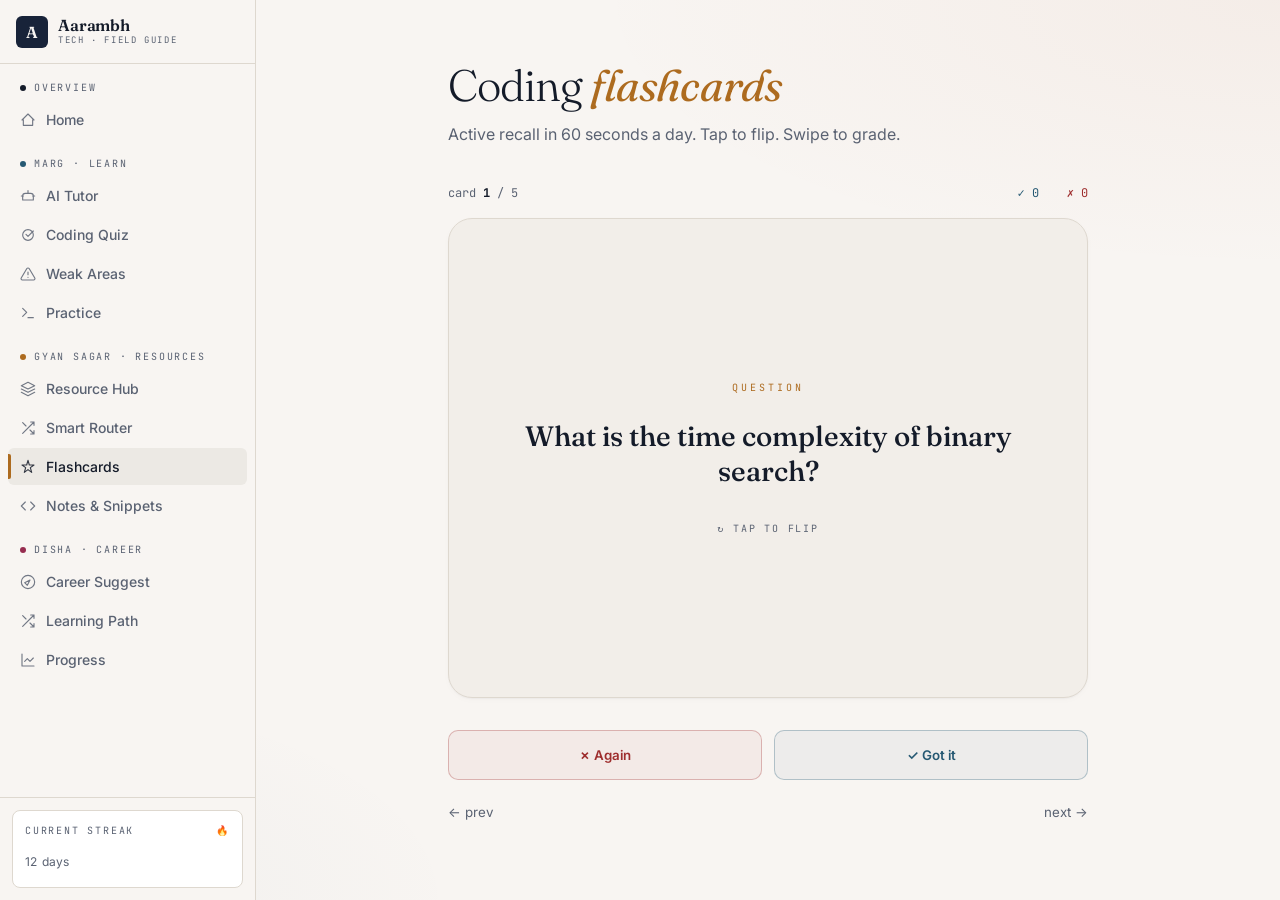
<file: gyan/flashcards.html>
<!DOCTYPE html>
<html lang="en">
<head>
<meta charset="UTF-8" />
<meta name="viewport" content="width=device-width, initial-scale=1" />
<title>Flashcards · Aarambh</title>
<meta name="description" content="Revise key concepts with spaced-repetition flashcards across every domain." />
<meta property="og:title" content="Flashcards · Aarambh" />
<meta property="og:description" content="Revise key concepts with spaced-repetition flashcards across every domain." />
<link rel="stylesheet" href="../css/shared.css">
<link rel="stylesheet" href="../css/flashcards.css">
</head>
<body>
<div class="app">
  <aside class="sidebar" id="sidebar">

      <div class="sidebar-header">
        <div class="logo-mark">A</div>
        <div class="logo-text">
          <span class="name">Aarambh</span>
          <span class="sub">tech · field guide</span>
        </div>
      </div>
<nav class="sidebar-nav">
<div class="nav-section core">
<div class="nav-section-title"><span class="dot"></span>Overview</div>

              <a class="nav-link " href="../index.html">
                <svg class="nav-icon" viewBox="0 0 24 24" fill="none" stroke="currentColor" stroke-width="1.7" stroke-linecap="round" stroke-linejoin="round"><path d="M3 12l9-9 9 9M5 10v10h14V10"/></svg>
                <span>Home</span>
              </a>
</div>
<div class="nav-section marg">
<div class="nav-section-title"><span class="dot"></span>Marg · Learn</div>

              <a class="nav-link " href="../marg/tutor.html">
                <svg class="nav-icon" viewBox="0 0 24 24" fill="none" stroke="currentColor" stroke-width="1.7" stroke-linecap="round" stroke-linejoin="round"><path d="M12 8V4M5 12H2m20 0h-3M8 8h8a4 4 0 014 4v6H4v-6a4 4 0 014-4z"/></svg>
                <span>AI Tutor</span>
              </a>

              <a class="nav-link " href="../marg/quiz.html">
                <svg class="nav-icon" viewBox="0 0 24 24" fill="none" stroke="currentColor" stroke-width="1.7" stroke-linecap="round" stroke-linejoin="round"><path d="M9 11l3 3 8-8M4 12a8 8 0 1016 0 8 8 0 00-16 0z"/></svg>
                <span>Coding Quiz</span>
              </a>

              <a class="nav-link " href="../marg/weakness.html">
                <svg class="nav-icon" viewBox="0 0 24 24" fill="none" stroke="currentColor" stroke-width="1.7" stroke-linecap="round" stroke-linejoin="round"><path d="M12 9v4m0 4h.01M10.3 3.86L1.82 18a2 2 0 001.71 3h16.94a2 2 0 001.71-3L13.7 3.86a2 2 0 00-3.4 0z"/></svg>
                <span>Weak Areas</span>
              </a>

              <a class="nav-link " href="../marg/practice.html">
                <svg class="nav-icon" viewBox="0 0 24 24" fill="none" stroke="currentColor" stroke-width="1.7" stroke-linecap="round" stroke-linejoin="round"><path d="M4 17l6-6-6-6m8 14h8"/></svg>
                <span>Practice</span>
              </a>
</div>
<div class="nav-section gyan">
<div class="nav-section-title"><span class="dot"></span>Gyan Sagar · Resources</div>

              <a class="nav-link " href="../gyan/hub.html">
                <svg class="nav-icon" viewBox="0 0 24 24" fill="none" stroke="currentColor" stroke-width="1.7" stroke-linecap="round" stroke-linejoin="round"><path d="M12 2L2 7l10 5 10-5-10-5zM2 17l10 5 10-5M2 12l10 5 10-5"/></svg>
                <span>Resource Hub</span>
              </a>

              <a class="nav-link " href="../gyan/router.html">
                <svg class="nav-icon" viewBox="0 0 24 24" fill="none" stroke="currentColor" stroke-width="1.7" stroke-linecap="round" stroke-linejoin="round"><path d="M16 3h5v5M4 20L21 3M21 16v5h-5M15 15l6 6M4 4l5 5"/></svg>
                <span>Smart Router</span>
              </a>

              <a class="nav-link active" href="../gyan/flashcards.html">
                <svg class="nav-icon" viewBox="0 0 24 24" fill="none" stroke="currentColor" stroke-width="1.7" stroke-linecap="round" stroke-linejoin="round"><path d="M12 2l2 7h7l-5.5 4 2 7L12 16l-5.5 4 2-7L3 9h7z"/></svg>
                <span>Flashcards</span>
              </a>

              <a class="nav-link " href="../gyan/snippets.html">
                <svg class="nav-icon" viewBox="0 0 24 24" fill="none" stroke="currentColor" stroke-width="1.7" stroke-linecap="round" stroke-linejoin="round"><path d="M16 18l6-6-6-6M8 6l-6 6 6 6"/></svg>
                <span>Notes & Snippets</span>
              </a>
</div>
<div class="nav-section disha">
<div class="nav-section-title"><span class="dot"></span>Disha · Career</div>

              <a class="nav-link " href="../disha/career.html">
                <svg class="nav-icon" viewBox="0 0 24 24" fill="none" stroke="currentColor" stroke-width="1.7" stroke-linecap="round" stroke-linejoin="round"><path d="M12 2a10 10 0 100 20 10 10 0 000-20zm3 7l-4 8-4-4 8-4z"/></svg>
                <span>Career Suggest</span>
              </a>

              <a class="nav-link " href="../disha/path.html">
                <svg class="nav-icon" viewBox="0 0 24 24" fill="none" stroke="currentColor" stroke-width="1.7" stroke-linecap="round" stroke-linejoin="round"><path d="M16 3h5v5M4 20L21 3M21 16v5h-5M15 15l6 6M4 4l5 5"/></svg>
                <span>Learning Path</span>
              </a>

              <a class="nav-link " href="../disha/dashboard.html">
                <svg class="nav-icon" viewBox="0 0 24 24" fill="none" stroke="currentColor" stroke-width="1.7" stroke-linecap="round" stroke-linejoin="round"><path d="M3 3v18h18M7 14l4-4 4 4 5-5"/></svg>
                <span>Progress</span>
              </a>
</div>
</nav>

      <div class="sidebar-footer">
        <div class="streak-card">
          <div class="streak-label"><span>Current streak</span>🔥</div>
          <div class="streak-value"><span id="streak-value">12</span> <span>days</span></div>
        </div>
      </div>
    </aside>
  <div class="main">
    <div id="sidebar-overlay" style="display:none;position:fixed;inset:0;background:rgba(0,0,0,0.35);z-index:4;transition:opacity 0.2s"></div>
    <div class="mobile-bar">
      <strong style="font-family:'Fraunces',serif">Aarambh</strong>
      <button aria-label="Open menu" aria-expanded="false" aria-controls="sidebar">☰ Menu</button>
    </div>
    
<div class="page-wrap narrow">
  <div class="step-label"></div>
  <h1 class="page-title">Coding <em class="gyan">flashcards</em></h1>
  <p class="page-subtitle">Active recall in 60 seconds a day. Tap to flip. Swipe to grade.</p>

  <div class="fc-meta">
    <span>card <strong>1</strong> / 5</span>
    <span><span style="color:var(--marg)">✓ 0</span> &nbsp;&nbsp; <span style="color:var(--destructive)">✗ 0</span></span>
  </div>

  <div class="fc-stage">
    <div class="fc-card" onclick="this.classList.toggle('flipped')">
      <div class="fc-face fc-front">
        <div class="fc-label">question</div>
        <div class="fc-question">What is the time complexity of binary search?</div>
        <div class="fc-flip-hint">↻ tap to flip</div>
      </div>
      <div class="fc-face fc-back">
        <div class="fc-label">answer</div>
        <div class="fc-question">O(log n)</div>
      </div>
    </div>
  </div>

  <div class="fc-actions">
    <button class="fc-action again">✗ Again</button>
    <button class="fc-action got">✓ Got it</button>
  </div>

  <div class="fc-nav">
    <button>← prev</button>
    <button>next →</button>
  </div>
</div>

  </div>
</div>
<script src="../js/shared.js"></script>
<script>
(function(){
  var bar = document.querySelector('.mobile-bar');
  var sidebar = document.getElementById('sidebar');
  var overlay = document.getElementById('sidebar-overlay');
  if (!bar || !sidebar) return;
  function openSidebar(){
    sidebar.classList.add('open');
    overlay.classList.add('visible');
    bar.querySelector('button').setAttribute('aria-expanded','true');
  }
  function closeSidebar(){
    sidebar.classList.remove('open');
    overlay.classList.remove('visible');
    bar.querySelector('button').setAttribute('aria-expanded','false');
  }
  bar.querySelector('button').addEventListener('click', openSidebar);
  overlay.addEventListener('click', closeSidebar);
  document.addEventListener('keydown', function(e){ if(e.key==='Escape') closeSidebar(); });
})();
</script>
</body>
</html>
</file>
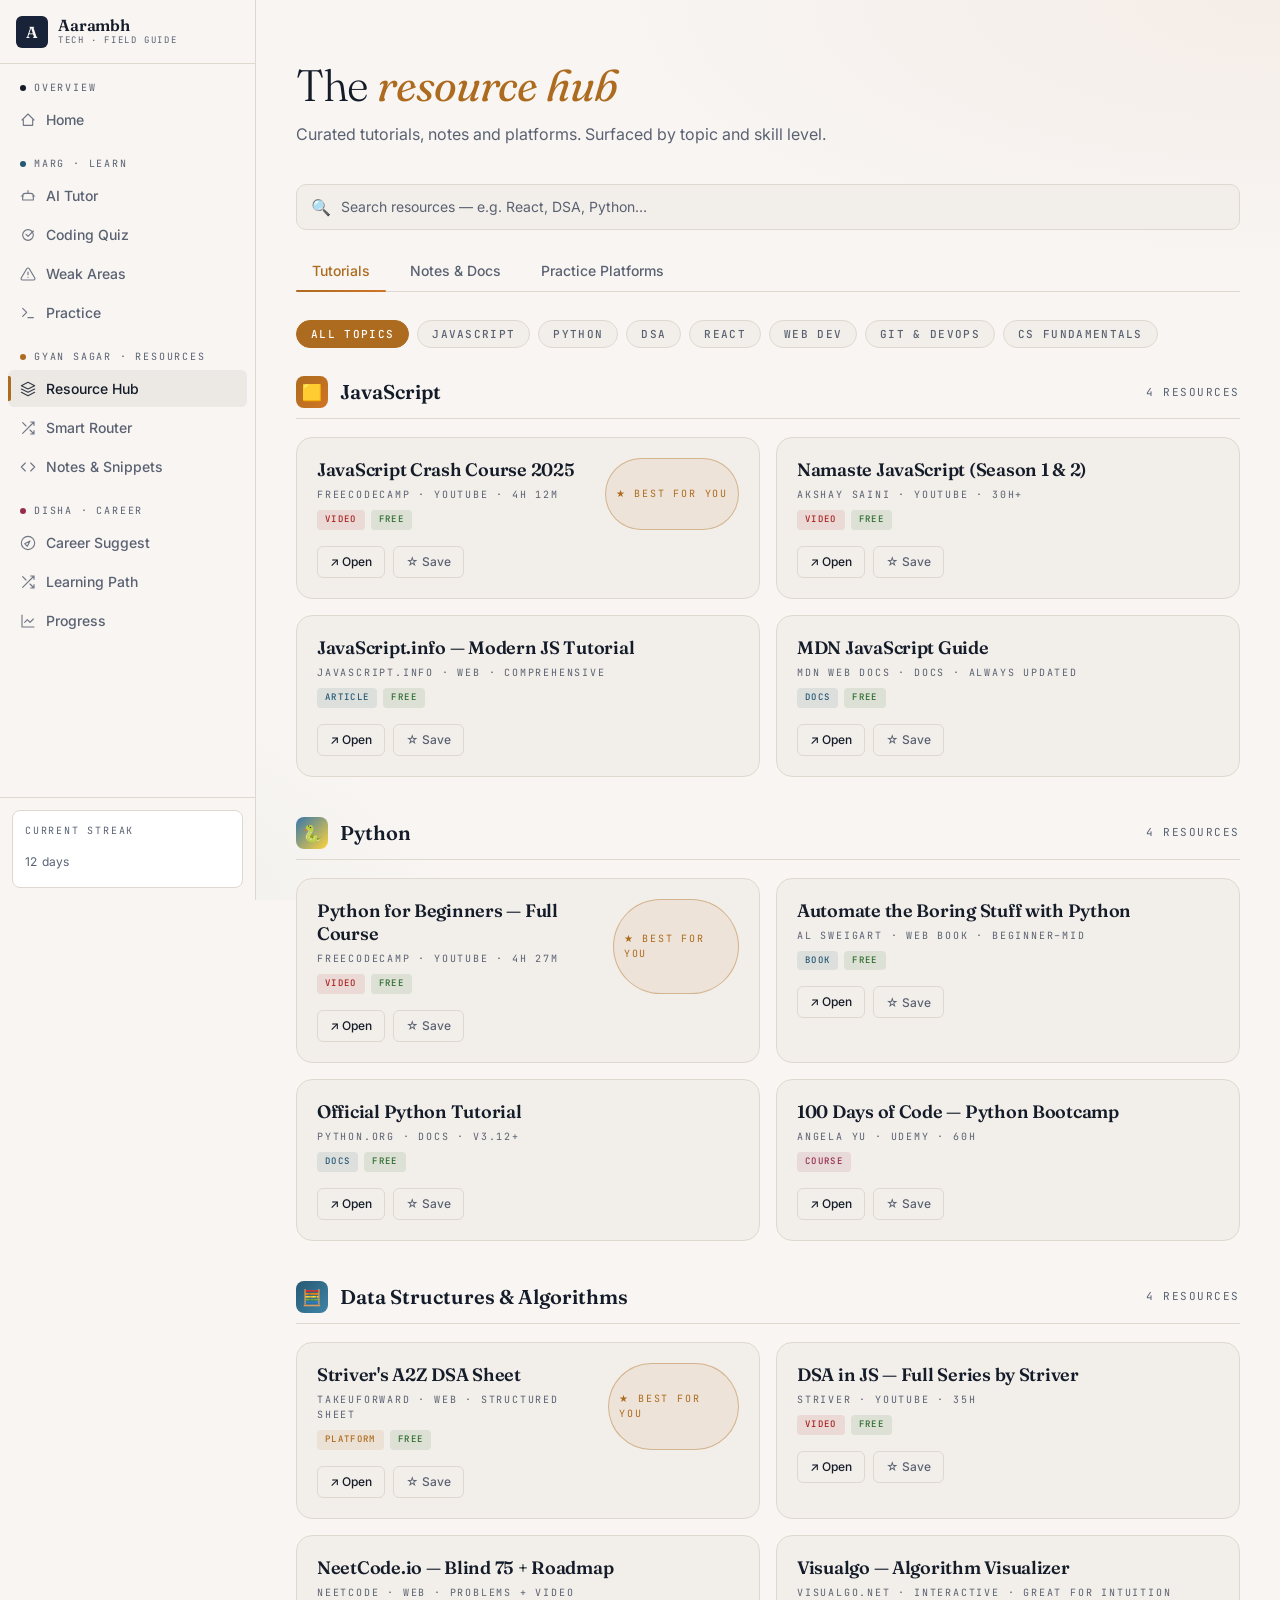
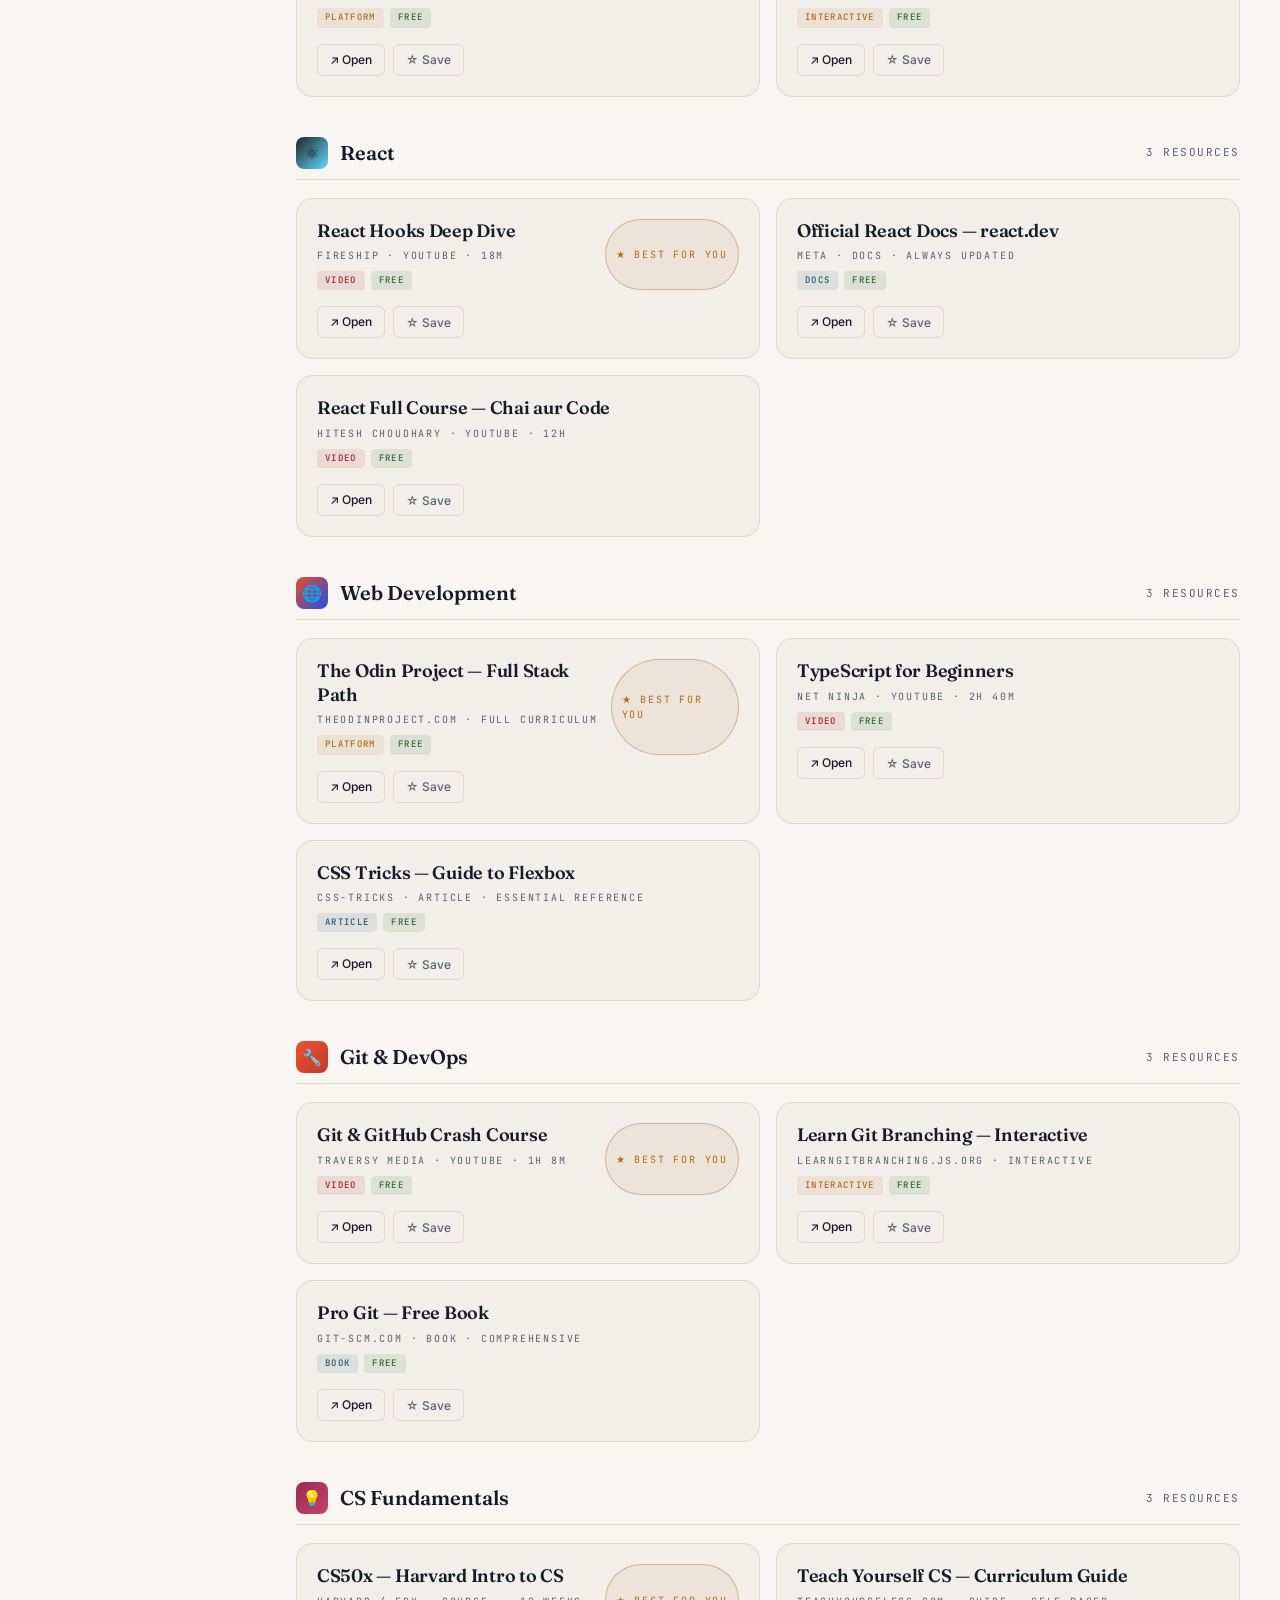
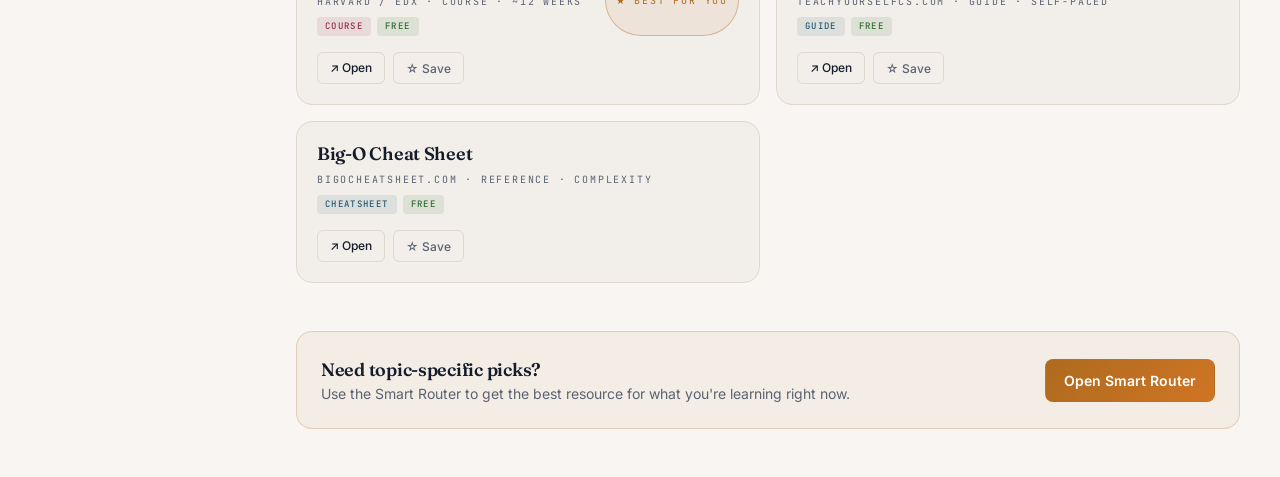
<file: gyan/hub.html>
<!DOCTYPE html>
<html lang="en">
<head>
<meta charset="UTF-8" />
<meta name="viewport" content="width=device-width, initial-scale=1" />
<title>Resource Hub · Aarambh</title>
<meta name="description" content="Curated tutorials, articles and videos arranged by topic and skill level." />
<meta property="og:title" content="Resource Hub · Aarambh" />
<meta property="og:description" content="Curated tutorials, articles and videos arranged by topic and skill level." />
<link rel="stylesheet" href="../css/shared.css">
<link rel="stylesheet" href="../css/hub.css">
<style>
  .topic-filters { display:flex; gap:8px; flex-wrap:wrap; margin-bottom:28px; }
  .topic-chip {
    padding:6px 14px; border-radius:999px;
    font-family:'JetBrains Mono',monospace; font-size:11px;
    text-transform:uppercase; letter-spacing:0.12em; font-weight:500;
    border:1px solid var(--border); color:var(--muted-fg); background:var(--surface);
    cursor:pointer; transition:all 0.15s;
  }
  .topic-chip:hover { border-color:var(--gyan); color:var(--gyan); }
  .topic-chip.active { background:var(--gyan); color:#fff; border-color:var(--gyan); }

  .topic-section { margin-bottom:40px; }
  .topic-section[data-hidden="true"] { display:none; }
  .tab-panel[data-hidden="true"] { display:none; }

  .topic-section-header {
    display:flex; align-items:center; gap:12px;
    margin-bottom:18px; padding-bottom:10px;
    border-bottom:1px solid var(--border);
  }
  .topic-section-icon {
    width:32px; height:32px; border-radius:8px;
    background:var(--gradient-gyan);
    display:flex; align-items:center; justify-content:center; font-size:16px;
  }
  .topic-section-title { font-family:'Fraunces',serif; font-size:20px; font-weight:600; }
  .topic-section-count {
    margin-left:auto; font-family:'JetBrains Mono',monospace;
    font-size:11px; text-transform:uppercase; letter-spacing:0.14em; color:var(--muted-fg);
  }

  .res-card a.open-link {
    display:inline-flex; align-items:center; gap:5px;
    padding:6px 12px; font-size:12px; font-weight:500;
    border-radius:6px; border:1px solid var(--border);
    background:var(--surface); color:var(--fg);
    transition:all 0.15s; text-decoration:none; cursor:pointer;
  }
  .res-card a.open-link:hover { border-color:var(--gyan); color:var(--gyan); background:hsl(32 70% 40% / 0.06); }
  .res-card button.save-btn {
    display:inline-flex; align-items:center; gap:5px;
    padding:6px 12px; font-size:12px; font-weight:500;
    border-radius:6px; border:1px solid var(--border);
    background:var(--surface); color:var(--muted-fg); transition:all 0.15s;
  }
  .res-card button.save-btn:hover { color:var(--gyan); border-color:var(--gyan); }
  .res-card button.save-btn.saved { color:var(--gyan); border-color:var(--gyan); background:hsl(32 70% 40% / 0.08); }

  .res-type-badge {
    font-family:'JetBrains Mono',monospace; font-size:9px;
    text-transform:uppercase; letter-spacing:0.15em;
    padding:3px 8px; border-radius:4px; font-weight:500;
  }
  .badge-video   { background:hsl(0 65% 40% / 0.1); color:hsl(0 65% 40%); }
  .badge-article { background:hsl(200 50% 30% / 0.1); color:var(--marg); }
  .badge-platform{ background:hsl(32 70% 40% / 0.1); color:var(--gyan); }
  .badge-course  { background:hsl(340 55% 38% / 0.1); color:var(--disha); }
  .badge-free    { background:hsl(120 40% 30% / 0.1); color:hsl(120 40% 30%); }

  .search-bar {
    display:flex; align-items:center; gap:10px;
    background:var(--surface); border:1px solid var(--border);
    border-radius:10px; padding:10px 14px; margin-bottom:20px;
    transition:border-color 0.15s;
  }
  .search-bar:focus-within { border-color:var(--gyan); }
  .search-bar input { flex:1; background:none; border:none; outline:none; font-size:14px; color:var(--fg); }
  .search-bar input::placeholder { color:var(--muted-fg); }
  .search-icon { color:var(--muted-fg); }

  .badges-row { display:flex; gap:6px; flex-wrap:wrap; margin-top:8px; }
</style>
</head>
<body>
<div class="app">
  <aside class="sidebar" id="sidebar">
    <div class="sidebar-header">
      <div class="logo-mark">A</div>
      <div class="logo-text">
        <span class="name">Aarambh</span>
        <span class="sub">tech · field guide</span>
      </div>
    </div>
    <nav class="sidebar-nav">
      <div class="nav-section core">
        <div class="nav-section-title"><span class="dot"></span>Overview</div>
        <a class="nav-link" href="../index.html">
          <svg class="nav-icon" viewBox="0 0 24 24" fill="none" stroke="currentColor" stroke-width="1.7" stroke-linecap="round" stroke-linejoin="round"><path d="M3 12l9-9 9 9M5 10v10h14V10"/></svg>
          <span>Home</span>
        </a>
      </div>
      <div class="nav-section marg">
        <div class="nav-section-title"><span class="dot"></span>Marg · Learn</div>
        <a class="nav-link" href="../marg/tutor.html">
          <svg class="nav-icon" viewBox="0 0 24 24" fill="none" stroke="currentColor" stroke-width="1.7" stroke-linecap="round" stroke-linejoin="round"><path d="M12 8V4M5 12H2m20 0h-3M8 8h8a4 4 0 014 4v6H4v-6a4 4 0 014-4z"/></svg>
          <span>AI Tutor</span>
        </a>
        <a class="nav-link" href="../marg/quiz.html">
          <svg class="nav-icon" viewBox="0 0 24 24" fill="none" stroke="currentColor" stroke-width="1.7" stroke-linecap="round" stroke-linejoin="round"><path d="M9 11l3 3 8-8M4 12a8 8 0 1016 0 8 8 0 00-16 0z"/></svg>
          <span>Coding Quiz</span>
        </a>
        <a class="nav-link" href="../marg/weakness.html">
          <svg class="nav-icon" viewBox="0 0 24 24" fill="none" stroke="currentColor" stroke-width="1.7" stroke-linecap="round" stroke-linejoin="round"><path d="M12 9v4m0 4h.01M10.3 3.86L1.82 18a2 2 0 001.71 3h16.94a2 2 0 001.71-3L13.7 3.86a2 2 0 00-3.4 0z"/></svg>
          <span>Weak Areas</span>
        </a>
        <a class="nav-link" href="../marg/practice.html">
          <svg class="nav-icon" viewBox="0 0 24 24" fill="none" stroke="currentColor" stroke-width="1.7" stroke-linecap="round" stroke-linejoin="round"><path d="M4 17l6-6-6-6m8 14h8"/></svg>
          <span>Practice</span>
        </a>
      </div>
      <div class="nav-section gyan">
        <div class="nav-section-title"><span class="dot"></span>Gyan Sagar · Resources</div>
        <a class="nav-link active" href="../gyan/hub.html">
          <svg class="nav-icon" viewBox="0 0 24 24" fill="none" stroke="currentColor" stroke-width="1.7" stroke-linecap="round" stroke-linejoin="round"><path d="M12 2L2 7l10 5 10-5-10-5zM2 17l10 5 10-5M2 12l10 5 10-5"/></svg>
          <span>Resource Hub</span>
        </a>
        <a class="nav-link" href="../gyan/router.html">
          <svg class="nav-icon" viewBox="0 0 24 24" fill="none" stroke="currentColor" stroke-width="1.7" stroke-linecap="round" stroke-linejoin="round"><path d="M16 3h5v5M4 20L21 3M21 16v5h-5M15 15l6 6M4 4l5 5"/></svg>
          <span>Smart Router</span>
        </a>
        <a class="nav-link" href="../gyan/snippets.html">
          <svg class="nav-icon" viewBox="0 0 24 24" fill="none" stroke="currentColor" stroke-width="1.7" stroke-linecap="round" stroke-linejoin="round"><path d="M16 18l6-6-6-6M8 6l-6 6 6 6"/></svg>
          <span>Notes &amp; Snippets</span>
        </a>
      </div>
      <div class="nav-section disha">
        <div class="nav-section-title"><span class="dot"></span>Disha · Career</div>
        <a class="nav-link" href="../disha/career.html">
          <svg class="nav-icon" viewBox="0 0 24 24" fill="none" stroke="currentColor" stroke-width="1.7" stroke-linecap="round" stroke-linejoin="round"><path d="M12 2a10 10 0 100 20 10 10 0 000-20zm3 7l-4 8-4-4 8-4z"/></svg>
          <span>Career Suggest</span>
        </a>
        <a class="nav-link" href="../disha/path.html">
          <svg class="nav-icon" viewBox="0 0 24 24" fill="none" stroke="currentColor" stroke-width="1.7" stroke-linecap="round" stroke-linejoin="round"><path d="M16 3h5v5M4 20L21 3M21 16v5h-5M15 15l6 6M4 4l5 5"/></svg>
          <span>Learning Path</span>
        </a>
        <a class="nav-link" href="../disha/dashboard.html">
          <svg class="nav-icon" viewBox="0 0 24 24" fill="none" stroke="currentColor" stroke-width="1.7" stroke-linecap="round" stroke-linejoin="round"><path d="M3 3v18h18M7 14l4-4 4 4 5-5"/></svg>
          <span>Progress</span>
        </a>
      </div>
    </nav>
    <div class="sidebar-footer">
      <div class="streak-card">
        <div class="streak-label"><span>Current streak</span></div>
        <div class="streak-value"><span id="streak-value">12</span> <span>days</span></div>
      </div>
    </div>
  </aside>

  <div class="main">
    <div id="sidebar-overlay" style="display:none;position:fixed;inset:0;background:rgba(0,0,0,0.35);z-index:4;transition:opacity 0.2s"></div>
    <div class="mobile-bar">
      <strong style="font-family:'Fraunces',serif">Aarambh</strong>
      <button aria-label="Open menu" aria-expanded="false" aria-controls="sidebar">☰ Menu</button>
    </div>

    <div class="page-wrap">
      <div class="step-label"></div>
      <h1 class="page-title">The <em class="gyan">resource hub</em></h1>
      <p class="page-subtitle">Curated tutorials, notes and platforms. Surfaced by topic and skill level.</p>

      <div class="search-bar">
        <span class="search-icon">🔍</span>
        <input type="text" id="search-input" placeholder="Search resources — e.g. React, DSA, Python…" />
      </div>

      <div class="tabs">
        <button class="tab active" data-tab="tutorials">Tutorials</button>
        <button class="tab" data-tab="notes">Notes &amp; Docs</button>
        <button class="tab" data-tab="platforms">Practice Platforms</button>
      </div>

      <!-- ═══ TUTORIALS ═══════════════════════════════════════ -->
      <div class="tab-panel" id="tab-tutorials">
        <div class="topic-filters">
          <button class="topic-chip active" data-filter="all">All Topics</button>
          <button class="topic-chip" data-filter="javascript">JavaScript</button>
          <button class="topic-chip" data-filter="python">Python</button>
          <button class="topic-chip" data-filter="dsa">DSA</button>
          <button class="topic-chip" data-filter="react">React</button>
          <button class="topic-chip" data-filter="webdev">Web Dev</button>
          <button class="topic-chip" data-filter="git">Git &amp; DevOps</button>
          <button class="topic-chip" data-filter="cs">CS Fundamentals</button>
        </div>

        <!-- JavaScript -->
        <div class="topic-section" data-topic="javascript">
          <div class="topic-section-header">
            <div class="topic-section-icon">🟨</div>
            <span class="topic-section-title">JavaScript</span>
            <span class="topic-section-count">4 resources</span>
          </div>
          <div class="res-grid">
            <div class="res-card">
              <div class="res-head">
                <div>
                  <h3>JavaScript Crash Course 2025</h3>
                  <div class="res-meta">freeCodeCamp · youtube · 4h 12m</div>
                  <div class="badges-row"><span class="res-type-badge badge-video">Video</span><span class="res-type-badge badge-free">Free</span></div>
                </div>
                <span class="chip gyan">★ best for you</span>
              </div>
              <div class="res-actions">
                <a class="open-link" href="https://www.youtube.com/watch?v=jS4aFq5-91M" target="_blank" rel="noopener">↗ Open</a>
                <button class="save-btn" onclick="toggleSave(this)">☆ Save</button>
              </div>
            </div>
            <div class="res-card">
              <div class="res-head">
                <div>
                  <h3>Namaste JavaScript (Season 1 &amp; 2)</h3>
                  <div class="res-meta">Akshay Saini · youtube · 30h+</div>
                  <div class="badges-row"><span class="res-type-badge badge-video">Video</span><span class="res-type-badge badge-free">Free</span></div>
                </div>
              </div>
              <div class="res-actions">
                <a class="open-link" href="https://www.youtube.com/playlist?list=PLlasXeu85E9cQ32gLCvAvr9vNaUccPVNP" target="_blank" rel="noopener">↗ Open</a>
                <button class="save-btn" onclick="toggleSave(this)">☆ Save</button>
              </div>
            </div>
            <div class="res-card">
              <div class="res-head">
                <div>
                  <h3>JavaScript.info — Modern JS Tutorial</h3>
                  <div class="res-meta">javascript.info · web · comprehensive</div>
                  <div class="badges-row"><span class="res-type-badge badge-article">Article</span><span class="res-type-badge badge-free">Free</span></div>
                </div>
              </div>
              <div class="res-actions">
                <a class="open-link" href="https://javascript.info/" target="_blank" rel="noopener">↗ Open</a>
                <button class="save-btn" onclick="toggleSave(this)">☆ Save</button>
              </div>
            </div>
            <div class="res-card">
              <div class="res-head">
                <div>
                  <h3>MDN JavaScript Guide</h3>
                  <div class="res-meta">MDN Web Docs · docs · always updated</div>
                  <div class="badges-row"><span class="res-type-badge badge-article">Docs</span><span class="res-type-badge badge-free">Free</span></div>
                </div>
              </div>
              <div class="res-actions">
                <a class="open-link" href="https://developer.mozilla.org/en-US/docs/Web/JavaScript/Guide" target="_blank" rel="noopener">↗ Open</a>
                <button class="save-btn" onclick="toggleSave(this)">☆ Save</button>
              </div>
            </div>
          </div>
        </div>

        <!-- Python -->
        <div class="topic-section" data-topic="python">
          <div class="topic-section-header">
            <div class="topic-section-icon" style="background:linear-gradient(135deg,#3776ab,#ffd43b)">🐍</div>
            <span class="topic-section-title">Python</span>
            <span class="topic-section-count">4 resources</span>
          </div>
          <div class="res-grid">
            <div class="res-card">
              <div class="res-head">
                <div>
                  <h3>Python for Beginners — Full Course</h3>
                  <div class="res-meta">freeCodeCamp · youtube · 4h 27m</div>
                  <div class="badges-row"><span class="res-type-badge badge-video">Video</span><span class="res-type-badge badge-free">Free</span></div>
                </div>
                <span class="chip gyan">★ best for you</span>
              </div>
              <div class="res-actions">
                <a class="open-link" href="https://www.youtube.com/watch?v=rfscVS0vtbw" target="_blank" rel="noopener">↗ Open</a>
                <button class="save-btn" onclick="toggleSave(this)">☆ Save</button>
              </div>
            </div>
            <div class="res-card">
              <div class="res-head">
                <div>
                  <h3>Automate the Boring Stuff with Python</h3>
                  <div class="res-meta">Al Sweigart · web book · beginner–mid</div>
                  <div class="badges-row"><span class="res-type-badge badge-article">Book</span><span class="res-type-badge badge-free">Free</span></div>
                </div>
              </div>
              <div class="res-actions">
                <a class="open-link" href="https://automatetheboringstuff.com/" target="_blank" rel="noopener">↗ Open</a>
                <button class="save-btn" onclick="toggleSave(this)">☆ Save</button>
              </div>
            </div>
            <div class="res-card">
              <div class="res-head">
                <div>
                  <h3>Official Python Tutorial</h3>
                  <div class="res-meta">python.org · docs · v3.12+</div>
                  <div class="badges-row"><span class="res-type-badge badge-article">Docs</span><span class="res-type-badge badge-free">Free</span></div>
                </div>
              </div>
              <div class="res-actions">
                <a class="open-link" href="https://docs.python.org/3/tutorial/" target="_blank" rel="noopener">↗ Open</a>
                <button class="save-btn" onclick="toggleSave(this)">☆ Save</button>
              </div>
            </div>
            <div class="res-card">
              <div class="res-head">
                <div>
                  <h3>100 Days of Code — Python Bootcamp</h3>
                  <div class="res-meta">Angela Yu · Udemy · 60h</div>
                  <div class="badges-row"><span class="res-type-badge badge-course">Course</span></div>
                </div>
              </div>
              <div class="res-actions">
                <a class="open-link" href="https://www.udemy.com/course/100-days-of-code/" target="_blank" rel="noopener">↗ Open</a>
                <button class="save-btn" onclick="toggleSave(this)">☆ Save</button>
              </div>
            </div>
          </div>
        </div>

        <!-- DSA -->
        <div class="topic-section" data-topic="dsa">
          <div class="topic-section-header">
            <div class="topic-section-icon" style="background:linear-gradient(135deg,hsl(200 50% 30%),hsl(200 45% 45%))">🧮</div>
            <span class="topic-section-title">Data Structures &amp; Algorithms</span>
            <span class="topic-section-count">4 resources</span>
          </div>
          <div class="res-grid">
            <div class="res-card">
              <div class="res-head">
                <div>
                  <h3>Striver's A2Z DSA Sheet</h3>
                  <div class="res-meta">TakeUForward · web · structured sheet</div>
                  <div class="badges-row"><span class="res-type-badge badge-platform">Platform</span><span class="res-type-badge badge-free">Free</span></div>
                </div>
                <span class="chip gyan">★ best for you</span>
              </div>
              <div class="res-actions">
                <a class="open-link" href="https://takeuforward.org/strivers-a2z-dsa-course/strivers-a2z-dsa-course-sheet-2/" target="_blank" rel="noopener">↗ Open</a>
                <button class="save-btn" onclick="toggleSave(this)">☆ Save</button>
              </div>
            </div>
            <div class="res-card">
              <div class="res-head">
                <div>
                  <h3>DSA in JS — Full Series by Striver</h3>
                  <div class="res-meta">Striver · youtube · 35h</div>
                  <div class="badges-row"><span class="res-type-badge badge-video">Video</span><span class="res-type-badge badge-free">Free</span></div>
                </div>
              </div>
              <div class="res-actions">
                <a class="open-link" href="https://www.youtube.com/playlist?list=PLgUwDviBIf0oF6QL8m22w1hIDC1vJ_BHz" target="_blank" rel="noopener">↗ Open</a>
                <button class="save-btn" onclick="toggleSave(this)">☆ Save</button>
              </div>
            </div>
            <div class="res-card">
              <div class="res-head">
                <div>
                  <h3>NeetCode.io — Blind 75 + Roadmap</h3>
                  <div class="res-meta">NeetCode · web · problems + video</div>
                  <div class="badges-row"><span class="res-type-badge badge-platform">Platform</span><span class="res-type-badge badge-free">Free</span></div>
                </div>
              </div>
              <div class="res-actions">
                <a class="open-link" href="https://neetcode.io/" target="_blank" rel="noopener">↗ Open</a>
                <button class="save-btn" onclick="toggleSave(this)">☆ Save</button>
              </div>
            </div>
            <div class="res-card">
              <div class="res-head">
                <div>
                  <h3>Visualgo — Algorithm Visualizer</h3>
                  <div class="res-meta">visualgo.net · interactive · great for intuition</div>
                  <div class="badges-row"><span class="res-type-badge badge-platform">Interactive</span><span class="res-type-badge badge-free">Free</span></div>
                </div>
              </div>
              <div class="res-actions">
                <a class="open-link" href="https://visualgo.net/en" target="_blank" rel="noopener">↗ Open</a>
                <button class="save-btn" onclick="toggleSave(this)">☆ Save</button>
              </div>
            </div>
          </div>
        </div>

        <!-- React -->
        <div class="topic-section" data-topic="react">
          <div class="topic-section-header">
            <div class="topic-section-icon" style="background:linear-gradient(135deg,#20232a,#61dafb)">⚛</div>
            <span class="topic-section-title">React</span>
            <span class="topic-section-count">3 resources</span>
          </div>
          <div class="res-grid">
            <div class="res-card">
              <div class="res-head">
                <div>
                  <h3>React Hooks Deep Dive</h3>
                  <div class="res-meta">Fireship · youtube · 18m</div>
                  <div class="badges-row"><span class="res-type-badge badge-video">Video</span><span class="res-type-badge badge-free">Free</span></div>
                </div>
                <span class="chip gyan">★ best for you</span>
              </div>
              <div class="res-actions">
                <a class="open-link" href="https://www.youtube.com/watch?v=TNhaISOUy6Q" target="_blank" rel="noopener">↗ Open</a>
                <button class="save-btn" onclick="toggleSave(this)">☆ Save</button>
              </div>
            </div>
            <div class="res-card">
              <div class="res-head">
                <div>
                  <h3>Official React Docs — react.dev</h3>
                  <div class="res-meta">Meta · docs · always updated</div>
                  <div class="badges-row"><span class="res-type-badge badge-article">Docs</span><span class="res-type-badge badge-free">Free</span></div>
                </div>
              </div>
              <div class="res-actions">
                <a class="open-link" href="https://react.dev/learn" target="_blank" rel="noopener">↗ Open</a>
                <button class="save-btn" onclick="toggleSave(this)">☆ Save</button>
              </div>
            </div>
            <div class="res-card">
              <div class="res-head">
                <div>
                  <h3>React Full Course — Chai aur Code</h3>
                  <div class="res-meta">Hitesh Choudhary · youtube · 12h</div>
                  <div class="badges-row"><span class="res-type-badge badge-video">Video</span><span class="res-type-badge badge-free">Free</span></div>
                </div>
              </div>
              <div class="res-actions">
                <a class="open-link" href="https://www.youtube.com/playlist?list=PLu71SKxNbfoDqgPchmvIsL4hTnJIrtige" target="_blank" rel="noopener">↗ Open</a>
                <button class="save-btn" onclick="toggleSave(this)">☆ Save</button>
              </div>
            </div>
          </div>
        </div>

        <!-- Web Dev -->
        <div class="topic-section" data-topic="webdev">
          <div class="topic-section-header">
            <div class="topic-section-icon" style="background:linear-gradient(135deg,#e44d26,#264de4)">🌐</div>
            <span class="topic-section-title">Web Development</span>
            <span class="topic-section-count">3 resources</span>
          </div>
          <div class="res-grid">
            <div class="res-card">
              <div class="res-head">
                <div>
                  <h3>The Odin Project — Full Stack Path</h3>
                  <div class="res-meta">theodinproject.com · full curriculum</div>
                  <div class="badges-row"><span class="res-type-badge badge-platform">Platform</span><span class="res-type-badge badge-free">Free</span></div>
                </div>
                <span class="chip gyan">★ best for you</span>
              </div>
              <div class="res-actions">
                <a class="open-link" href="https://www.theodinproject.com/" target="_blank" rel="noopener">↗ Open</a>
                <button class="save-btn" onclick="toggleSave(this)">☆ Save</button>
              </div>
            </div>
            <div class="res-card">
              <div class="res-head">
                <div>
                  <h3>TypeScript for Beginners</h3>
                  <div class="res-meta">Net Ninja · youtube · 2h 40m</div>
                  <div class="badges-row"><span class="res-type-badge badge-video">Video</span><span class="res-type-badge badge-free">Free</span></div>
                </div>
              </div>
              <div class="res-actions">
                <a class="open-link" href="https://www.youtube.com/playlist?list=PL4cUxeGkcC9gUgr39Q_yD6v-bSyMwKPUI" target="_blank" rel="noopener">↗ Open</a>
                <button class="save-btn" onclick="toggleSave(this)">☆ Save</button>
              </div>
            </div>
            <div class="res-card">
              <div class="res-head">
                <div>
                  <h3>CSS Tricks — Guide to Flexbox</h3>
                  <div class="res-meta">CSS-Tricks · article · essential reference</div>
                  <div class="badges-row"><span class="res-type-badge badge-article">Article</span><span class="res-type-badge badge-free">Free</span></div>
                </div>
              </div>
              <div class="res-actions">
                <a class="open-link" href="https://css-tricks.com/snippets/css/a-guide-to-flexbox/" target="_blank" rel="noopener">↗ Open</a>
                <button class="save-btn" onclick="toggleSave(this)">☆ Save</button>
              </div>
            </div>
          </div>
        </div>

        <!-- Git & DevOps -->
        <div class="topic-section" data-topic="git">
          <div class="topic-section-header">
            <div class="topic-section-icon" style="background:linear-gradient(135deg,#f05032,#c0392b)">🔧</div>
            <span class="topic-section-title">Git &amp; DevOps</span>
            <span class="topic-section-count">3 resources</span>
          </div>
          <div class="res-grid">
            <div class="res-card">
              <div class="res-head">
                <div>
                  <h3>Git &amp; GitHub Crash Course</h3>
                  <div class="res-meta">Traversy Media · youtube · 1h 8m</div>
                  <div class="badges-row"><span class="res-type-badge badge-video">Video</span><span class="res-type-badge badge-free">Free</span></div>
                </div>
                <span class="chip gyan">★ best for you</span>
              </div>
              <div class="res-actions">
                <a class="open-link" href="https://www.youtube.com/watch?v=SWYqp7iY_Tc" target="_blank" rel="noopener">↗ Open</a>
                <button class="save-btn" onclick="toggleSave(this)">☆ Save</button>
              </div>
            </div>
            <div class="res-card">
              <div class="res-head">
                <div>
                  <h3>Learn Git Branching — Interactive</h3>
                  <div class="res-meta">learngitbranching.js.org · interactive</div>
                  <div class="badges-row"><span class="res-type-badge badge-platform">Interactive</span><span class="res-type-badge badge-free">Free</span></div>
                </div>
              </div>
              <div class="res-actions">
                <a class="open-link" href="https://learngitbranching.js.org/" target="_blank" rel="noopener">↗ Open</a>
                <button class="save-btn" onclick="toggleSave(this)">☆ Save</button>
              </div>
            </div>
            <div class="res-card">
              <div class="res-head">
                <div>
                  <h3>Pro Git — Free Book</h3>
                  <div class="res-meta">git-scm.com · book · comprehensive</div>
                  <div class="badges-row"><span class="res-type-badge badge-article">Book</span><span class="res-type-badge badge-free">Free</span></div>
                </div>
              </div>
              <div class="res-actions">
                <a class="open-link" href="https://git-scm.com/book/en/v2" target="_blank" rel="noopener">↗ Open</a>
                <button class="save-btn" onclick="toggleSave(this)">☆ Save</button>
              </div>
            </div>
          </div>
        </div>

        <!-- CS Fundamentals -->
        <div class="topic-section" data-topic="cs">
          <div class="topic-section-header">
            <div class="topic-section-icon" style="background:linear-gradient(135deg,hsl(340 55% 38%),hsl(340 55% 52%))">💡</div>
            <span class="topic-section-title">CS Fundamentals</span>
            <span class="topic-section-count">3 resources</span>
          </div>
          <div class="res-grid">
            <div class="res-card">
              <div class="res-head">
                <div>
                  <h3>CS50x — Harvard Intro to CS</h3>
                  <div class="res-meta">Harvard / edX · course · ~12 weeks</div>
                  <div class="badges-row"><span class="res-type-badge badge-course">Course</span><span class="res-type-badge badge-free">Free</span></div>
                </div>
                <span class="chip gyan">★ best for you</span>
              </div>
              <div class="res-actions">
                <a class="open-link" href="https://cs50.harvard.edu/x/" target="_blank" rel="noopener">↗ Open</a>
                <button class="save-btn" onclick="toggleSave(this)">☆ Save</button>
              </div>
            </div>
            <div class="res-card">
              <div class="res-head">
                <div>
                  <h3>Teach Yourself CS — Curriculum Guide</h3>
                  <div class="res-meta">teachyourselfcs.com · guide · self-paced</div>
                  <div class="badges-row"><span class="res-type-badge badge-article">Guide</span><span class="res-type-badge badge-free">Free</span></div>
                </div>
              </div>
              <div class="res-actions">
                <a class="open-link" href="https://teachyourselfcs.com/" target="_blank" rel="noopener">↗ Open</a>
                <button class="save-btn" onclick="toggleSave(this)">☆ Save</button>
              </div>
            </div>
            <div class="res-card">
              <div class="res-head">
                <div>
                  <h3>Big-O Cheat Sheet</h3>
                  <div class="res-meta">bigocheatsheet.com · reference · complexity</div>
                  <div class="badges-row"><span class="res-type-badge badge-article">Cheatsheet</span><span class="res-type-badge badge-free">Free</span></div>
                </div>
              </div>
              <div class="res-actions">
                <a class="open-link" href="https://www.bigocheatsheet.com/" target="_blank" rel="noopener">↗ Open</a>
                <button class="save-btn" onclick="toggleSave(this)">☆ Save</button>
              </div>
            </div>
          </div>
        </div>

      </div><!-- /tab-tutorials -->

      <!-- ═══ NOTES & DOCS ════════════════════════════════════ -->
      <div class="tab-panel" id="tab-notes" data-hidden="true">
        <div class="topic-filters">
          <button class="topic-chip active" data-filter="all">All</button>
          <button class="topic-chip" data-filter="javascript">JavaScript</button>
          <button class="topic-chip" data-filter="python">Python</button>
          <button class="topic-chip" data-filter="webdev">Web Dev</button>
          <button class="topic-chip" data-filter="cs">CS Fundamentals</button>
        </div>

        <div class="topic-section" data-topic="javascript">
          <div class="topic-section-header">
            <div class="topic-section-icon">🟨</div>
            <span class="topic-section-title">JavaScript References</span>
            <span class="topic-section-count">2 resources</span>
          </div>
          <div class="res-grid">
            <div class="res-card">
              <div class="res-head">
                <div>
                  <h3>MDN JavaScript Reference</h3>
                  <div class="res-meta">MDN · docs · always updated</div>
                  <div class="badges-row"><span class="res-type-badge badge-article">Docs</span><span class="res-type-badge badge-free">Free</span></div>
                </div>
                <span class="chip gyan">★ best for you</span>
              </div>
              <div class="res-actions">
                <a class="open-link" href="https://developer.mozilla.org/en-US/docs/Web/JavaScript/Reference" target="_blank" rel="noopener">↗ Open</a>
                <button class="save-btn" onclick="toggleSave(this)">☆ Save</button>
              </div>
            </div>
            <div class="res-card">
              <div class="res-head">
                <div>
                  <h3>DevDocs — Offline Docs for Everything</h3>
                  <div class="res-meta">devdocs.io · multi-language · reference</div>
                  <div class="badges-row"><span class="res-type-badge badge-article">Docs</span><span class="res-type-badge badge-free">Free</span></div>
                </div>
              </div>
              <div class="res-actions">
                <a class="open-link" href="https://devdocs.io/" target="_blank" rel="noopener">↗ Open</a>
                <button class="save-btn" onclick="toggleSave(this)">☆ Save</button>
              </div>
            </div>
          </div>
        </div>

        <div class="topic-section" data-topic="python">
          <div class="topic-section-header">
            <div class="topic-section-icon" style="background:linear-gradient(135deg,#3776ab,#ffd43b)">🐍</div>
            <span class="topic-section-title">Python References</span>
            <span class="topic-section-count">2 resources</span>
          </div>
          <div class="res-grid">
            <div class="res-card">
              <div class="res-head">
                <div>
                  <h3>Python Official Docs</h3>
                  <div class="res-meta">python.org · docs · v3.12+</div>
                  <div class="badges-row"><span class="res-type-badge badge-article">Docs</span><span class="res-type-badge badge-free">Free</span></div>
                </div>
              </div>
              <div class="res-actions">
                <a class="open-link" href="https://docs.python.org/3/" target="_blank" rel="noopener">↗ Open</a>
                <button class="save-btn" onclick="toggleSave(this)">☆ Save</button>
              </div>
            </div>
            <div class="res-card">
              <div class="res-head">
                <div>
                  <h3>Real Python — Practical Articles</h3>
                  <div class="res-meta">realpython.com · articles · hands-on</div>
                  <div class="badges-row"><span class="res-type-badge badge-article">Article</span><span class="res-type-badge badge-free">Free</span></div>
                </div>
              </div>
              <div class="res-actions">
                <a class="open-link" href="https://realpython.com/" target="_blank" rel="noopener">↗ Open</a>
                <button class="save-btn" onclick="toggleSave(this)">☆ Save</button>
              </div>
            </div>
          </div>
        </div>

        <div class="topic-section" data-topic="webdev">
          <div class="topic-section-header">
            <div class="topic-section-icon" style="background:linear-gradient(135deg,#e44d26,#264de4)">🌐</div>
            <span class="topic-section-title">Web Dev References</span>
            <span class="topic-section-count">2 resources</span>
          </div>
          <div class="res-grid">
            <div class="res-card">
              <div class="res-head">
                <div>
                  <h3>web.dev — Google Web Standards</h3>
                  <div class="res-meta">Google · web · performance &amp; best practices</div>
                  <div class="badges-row"><span class="res-type-badge badge-article">Guide</span><span class="res-type-badge badge-free">Free</span></div>
                </div>
              </div>
              <div class="res-actions">
                <a class="open-link" href="https://web.dev/learn" target="_blank" rel="noopener">↗ Open</a>
                <button class="save-btn" onclick="toggleSave(this)">☆ Save</button>
              </div>
            </div>
            <div class="res-card">
              <div class="res-head">
                <div>
                  <h3>Can I Use — Browser Compatibility</h3>
                  <div class="res-meta">caniuse.com · CSS &amp; HTML features</div>
                  <div class="badges-row"><span class="res-type-badge badge-platform">Tool</span><span class="res-type-badge badge-free">Free</span></div>
                </div>
              </div>
              <div class="res-actions">
                <a class="open-link" href="https://caniuse.com/" target="_blank" rel="noopener">↗ Open</a>
                <button class="save-btn" onclick="toggleSave(this)">☆ Save</button>
              </div>
            </div>
          </div>
        </div>

        <div class="topic-section" data-topic="cs">
          <div class="topic-section-header">
            <div class="topic-section-icon" style="background:linear-gradient(135deg,hsl(340 55% 38%),hsl(340 55% 52%))">💡</div>
            <span class="topic-section-title">CS Fundamentals Refs</span>
            <span class="topic-section-count">2 resources</span>
          </div>
          <div class="res-grid">
            <div class="res-card">
              <div class="res-head">
                <div>
                  <h3>Refactoring Guru — Design Patterns</h3>
                  <div class="res-meta">refactoring.guru · patterns catalog</div>
                  <div class="badges-row"><span class="res-type-badge badge-article">Guide</span><span class="res-type-badge badge-free">Free</span></div>
                </div>
                <span class="chip gyan">★ best for you</span>
              </div>
              <div class="res-actions">
                <a class="open-link" href="https://refactoring.guru/design-patterns" target="_blank" rel="noopener">↗ Open</a>
                <button class="save-btn" onclick="toggleSave(this)">☆ Save</button>
              </div>
            </div>
            <div class="res-card">
              <div class="res-head">
                <div>
                  <h3>OS: Three Easy Pieces (OSTEP)</h3>
                  <div class="res-meta">ostep · free book · OS internals</div>
                  <div class="badges-row"><span class="res-type-badge badge-article">Book</span><span class="res-type-badge badge-free">Free</span></div>
                </div>
              </div>
              <div class="res-actions">
                <a class="open-link" href="https://pages.cs.wisc.edu/~remzi/OSTEP/" target="_blank" rel="noopener">↗ Open</a>
                <button class="save-btn" onclick="toggleSave(this)">☆ Save</button>
              </div>
            </div>
          </div>
        </div>
      </div><!-- /tab-notes -->

      <!-- ═══ PRACTICE PLATFORMS ══════════════════════════════ -->
      <div class="tab-panel" id="tab-platforms" data-hidden="true">
        <div class="topic-filters">
          <button class="topic-chip active" data-filter="all">All</button>
          <button class="topic-chip" data-filter="dsa">DSA / Interviews</button>
          <button class="topic-chip" data-filter="webdev">Web Dev</button>
          <button class="topic-chip" data-filter="cs">Competitive</button>
        </div>

        <div class="topic-section" data-topic="dsa">
          <div class="topic-section-header">
            <div class="topic-section-icon" style="background:linear-gradient(135deg,hsl(200 50% 30%),hsl(200 45% 45%))">🧮</div>
            <span class="topic-section-title">DSA &amp; Interview Prep</span>
            <span class="topic-section-count">4 platforms</span>
          </div>
          <div class="res-grid">
            <div class="res-card">
              <div class="res-head">
                <div>
                  <h3>LeetCode</h3>
                  <div class="res-meta">leetcode.com · 3000+ problems · FAANG prep</div>
                  <div class="badges-row"><span class="res-type-badge badge-platform">Platform</span><span class="res-type-badge badge-free">Free tier</span></div>
                </div>
                <span class="chip gyan">★ best for you</span>
              </div>
              <div class="res-actions">
                <a class="open-link" href="https://leetcode.com/problemset/" target="_blank" rel="noopener">↗ Open</a>
                <button class="save-btn" onclick="toggleSave(this)">☆ Save</button>
              </div>
            </div>
            <div class="res-card">
              <div class="res-head">
                <div>
                  <h3>GeeksforGeeks</h3>
                  <div class="res-meta">gfg · articles + practice · huge content</div>
                  <div class="badges-row"><span class="res-type-badge badge-platform">Platform</span><span class="res-type-badge badge-free">Free</span></div>
                </div>
              </div>
              <div class="res-actions">
                <a class="open-link" href="https://www.geeksforgeeks.org/" target="_blank" rel="noopener">↗ Open</a>
                <button class="save-btn" onclick="toggleSave(this)">☆ Save</button>
              </div>
            </div>
            <div class="res-card">
              <div class="res-head">
                <div>
                  <h3>HackerRank</h3>
                  <div class="res-meta">hackerrank.com · challenges + certificates</div>
                  <div class="badges-row"><span class="res-type-badge badge-platform">Platform</span><span class="res-type-badge badge-free">Free</span></div>
                </div>
              </div>
              <div class="res-actions">
                <a class="open-link" href="https://www.hackerrank.com/dashboard" target="_blank" rel="noopener">↗ Open</a>
                <button class="save-btn" onclick="toggleSave(this)">☆ Save</button>
              </div>
            </div>
            <div class="res-card">
              <div class="res-head">
                <div>
                  <h3>InterviewBit</h3>
                  <div class="res-meta">interviewbit.com · structured roadmaps</div>
                  <div class="badges-row"><span class="res-type-badge badge-platform">Platform</span><span class="res-type-badge badge-free">Free</span></div>
                </div>
              </div>
              <div class="res-actions">
                <a class="open-link" href="https://www.interviewbit.com/practice/" target="_blank" rel="noopener">↗ Open</a>
                <button class="save-btn" onclick="toggleSave(this)">☆ Save</button>
              </div>
            </div>
          </div>
        </div>

        <div class="topic-section" data-topic="webdev">
          <div class="topic-section-header">
            <div class="topic-section-icon" style="background:linear-gradient(135deg,#e44d26,#264de4)">🌐</div>
            <span class="topic-section-title">Web Dev Practice</span>
            <span class="topic-section-count">3 platforms</span>
          </div>
          <div class="res-grid">
            <div class="res-card">
              <div class="res-head">
                <div>
                  <h3>freeCodeCamp</h3>
                  <div class="res-meta">freecodecamp.org · full curriculum + certs</div>
                  <div class="badges-row"><span class="res-type-badge badge-platform">Platform</span><span class="res-type-badge badge-free">Free</span></div>
                </div>
                <span class="chip gyan">★ best for you</span>
              </div>
              <div class="res-actions">
                <a class="open-link" href="https://www.freecodecamp.org/learn" target="_blank" rel="noopener">↗ Open</a>
                <button class="save-btn" onclick="toggleSave(this)">☆ Save</button>
              </div>
            </div>
            <div class="res-card">
              <div class="res-head">
                <div>
                  <h3>Frontend Mentor</h3>
                  <div class="res-meta">frontendmentor.io · real-world challenges</div>
                  <div class="badges-row"><span class="res-type-badge badge-platform">Platform</span><span class="res-type-badge badge-free">Free tier</span></div>
                </div>
              </div>
              <div class="res-actions">
                <a class="open-link" href="https://www.frontendmentor.io/challenges" target="_blank" rel="noopener">↗ Open</a>
                <button class="save-btn" onclick="toggleSave(this)">☆ Save</button>
              </div>
            </div>
            <div class="res-card">
              <div class="res-head">
                <div>
                  <h3>CSS Battle</h3>
                  <div class="res-meta">cssbattle.dev · css challenges · fun</div>
                  <div class="badges-row"><span class="res-type-badge badge-platform">Platform</span><span class="res-type-badge badge-free">Free</span></div>
                </div>
              </div>
              <div class="res-actions">
                <a class="open-link" href="https://cssbattle.dev/" target="_blank" rel="noopener">↗ Open</a>
                <button class="save-btn" onclick="toggleSave(this)">☆ Save</button>
              </div>
            </div>
          </div>
        </div>

        <div class="topic-section" data-topic="cs">
          <div class="topic-section-header">
            <div class="topic-section-icon" style="background:linear-gradient(135deg,hsl(340 55% 38%),hsl(340 55% 52%))">🏆</div>
            <span class="topic-section-title">Competitive Programming</span>
            <span class="topic-section-count">3 platforms</span>
          </div>
          <div class="res-grid">
            <div class="res-card">
              <div class="res-head">
                <div>
                  <h3>CodeChef</h3>
                  <div class="res-meta">codechef.com · contests + ICPC · India-friendly</div>
                  <div class="badges-row"><span class="res-type-badge badge-platform">Platform</span><span class="res-type-badge badge-free">Free</span></div>
                </div>
                <span class="chip gyan">★ best for you</span>
              </div>
              <div class="res-actions">
                <a class="open-link" href="https://www.codechef.com/practice" target="_blank" rel="noopener">↗ Open</a>
                <button class="save-btn" onclick="toggleSave(this)">☆ Save</button>
              </div>
            </div>
            <div class="res-card">
              <div class="res-head">
                <div>
                  <h3>Codeforces</h3>
                  <div class="res-meta">codeforces.com · weekly contests · CP community</div>
                  <div class="badges-row"><span class="res-type-badge badge-platform">Platform</span><span class="res-type-badge badge-free">Free</span></div>
                </div>
              </div>
              <div class="res-actions">
                <a class="open-link" href="https://codeforces.com/" target="_blank" rel="noopener">↗ Open</a>
                <button class="save-btn" onclick="toggleSave(this)">☆ Save</button>
              </div>
            </div>
            <div class="res-card">
              <div class="res-head">
                <div>
                  <h3>AtCoder</h3>
                  <div class="res-meta">atcoder.jp · high-quality weekly contests</div>
                  <div class="badges-row"><span class="res-type-badge badge-platform">Platform</span><span class="res-type-badge badge-free">Free</span></div>
                </div>
              </div>
              <div class="res-actions">
                <a class="open-link" href="https://atcoder.jp/" target="_blank" rel="noopener">↗ Open</a>
                <button class="save-btn" onclick="toggleSave(this)">☆ Save</button>
              </div>
            </div>
          </div>
        </div>

      </div><!-- /tab-platforms -->

      <div class="cta-band">
        <div>
          <h3>Need topic-specific picks?</h3>
          <p>Use the Smart Router to get the best resource for what you're learning right now.</p>
        </div>
        <a class="btn btn-gyan" href="router.html">Open Smart Router</a>
      </div>
    </div>
  </div>
</div>

<script src="../js/shared.js"></script>
<script>
  // Tab switching
  document.querySelectorAll('.tab').forEach(tab => {
    tab.addEventListener('click', () => {
      document.querySelectorAll('.tab').forEach(t => t.classList.remove('active'));
      tab.classList.add('active');
      const target = tab.dataset.tab;
      document.querySelectorAll('.tab-panel').forEach(p => {
        p.dataset.hidden = p.id !== 'tab-' + target ? 'true' : 'false';
      });
      const panel = document.getElementById('tab-' + target);
      panel.querySelectorAll('.topic-chip').forEach(c => c.classList.remove('active'));
      const allChip = panel.querySelector('[data-filter="all"]');
      if (allChip) allChip.classList.add('active');
      panel.querySelectorAll('.topic-section').forEach(s => s.dataset.hidden = 'false');
      document.getElementById('search-input').value = '';
      panel.querySelectorAll('.res-card').forEach(c => c.style.display = '');
    });
  });

  // Topic filter chips
  document.addEventListener('click', e => {
    if (!e.target.matches('.topic-chip')) return;
    const chip = e.target;
    const panel = chip.closest('.tab-panel');
    panel.querySelectorAll('.topic-chip').forEach(c => c.classList.remove('active'));
    chip.classList.add('active');
    const filter = chip.dataset.filter;
    panel.querySelectorAll('.topic-section').forEach(s => {
      s.dataset.hidden = (filter === 'all' || s.dataset.topic === filter) ? 'false' : 'true';
    });
  });

  // Save toggle
  function toggleSave(btn) {
    btn.classList.toggle('saved');
    btn.textContent = btn.classList.contains('saved') ? '★ Saved' : '☆ Save';
  }

  // Search
  document.getElementById('search-input').addEventListener('input', e => {
    const q = e.target.value.toLowerCase().trim();
    const activePanel = document.querySelector('.tab-panel:not([data-hidden="true"])');
    if (!activePanel) return;
    activePanel.querySelectorAll('.res-card').forEach(card => {
      card.style.display = (!q || card.textContent.toLowerCase().includes(q)) ? '' : 'none';
    });
    activePanel.querySelectorAll('.topic-section').forEach(s => {
      const hasVisible = [...s.querySelectorAll('.res-card')].some(c => c.style.display !== 'none');
      s.dataset.hidden = hasVisible ? 'false' : 'true';
    });
    if (q) activePanel.querySelectorAll('.topic-chip').forEach(c => c.classList.remove('active'));
  });
</script>
</body>
</html>
</file>
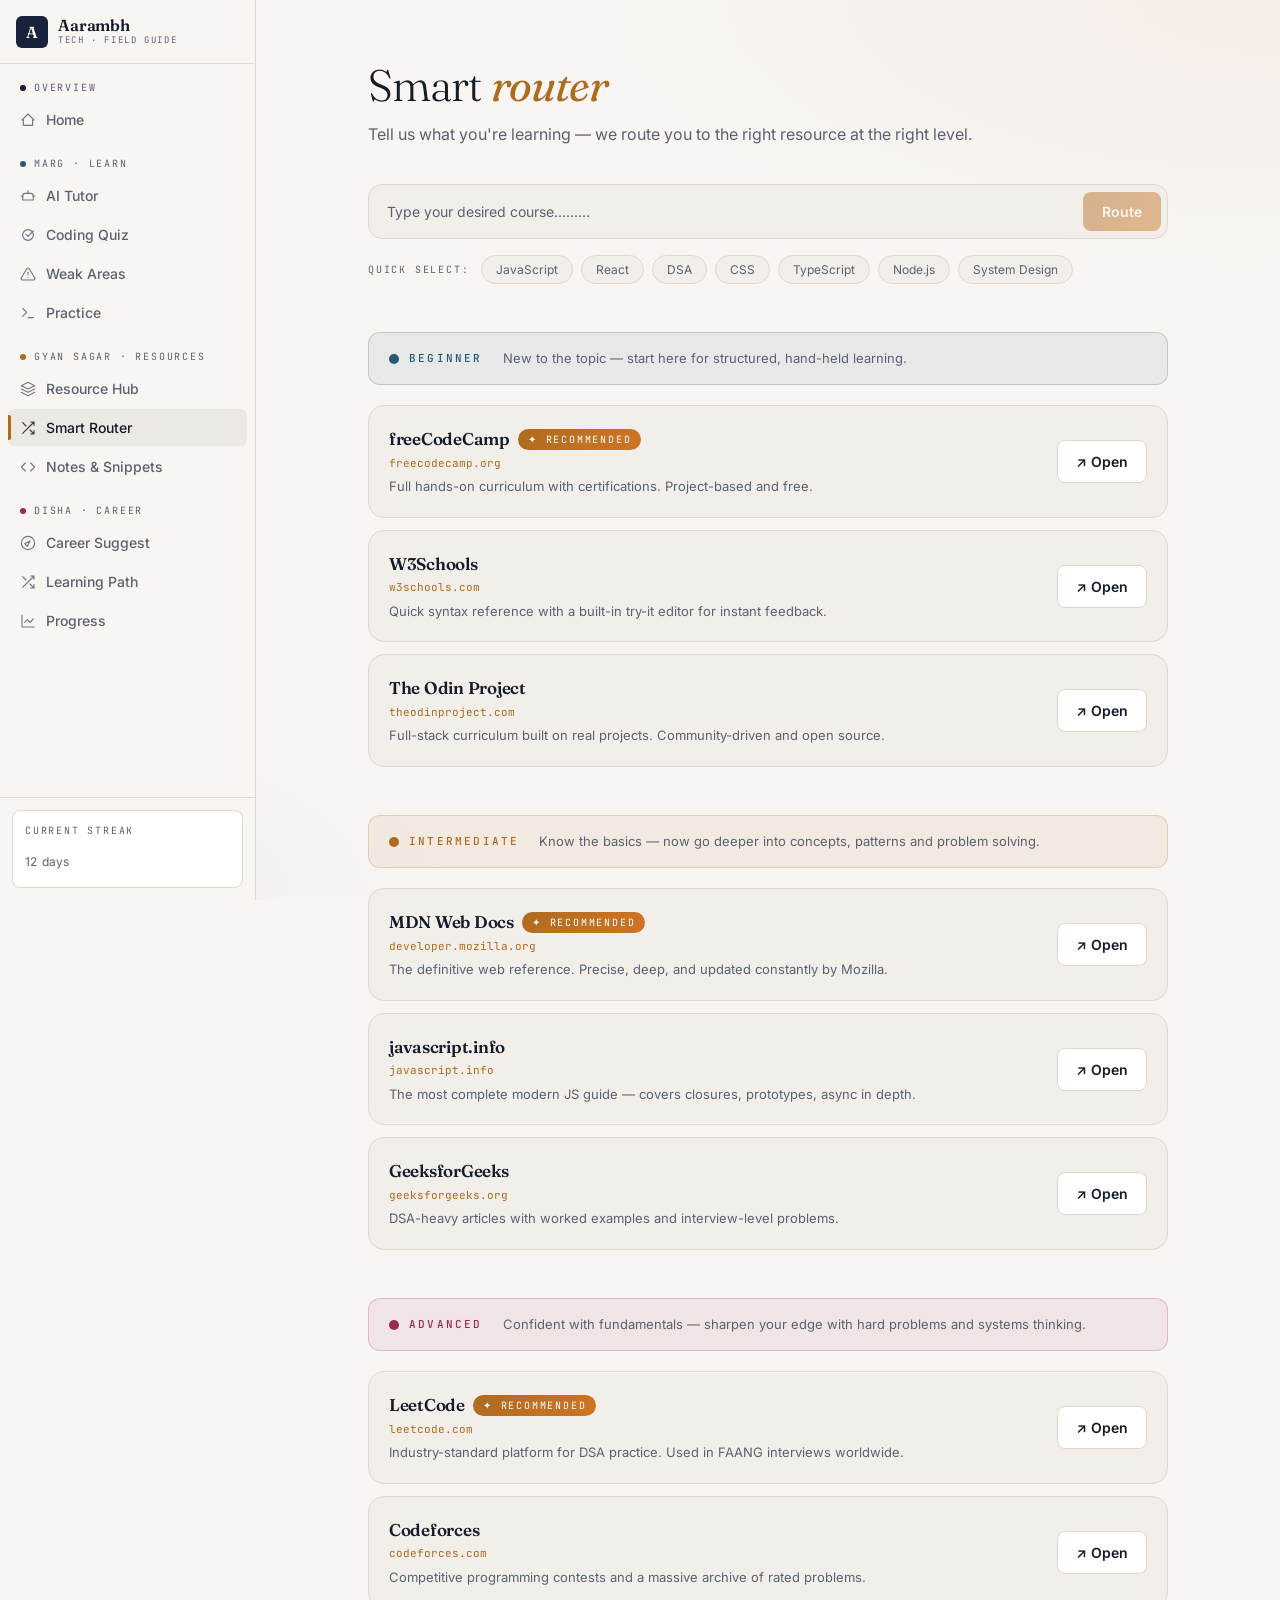
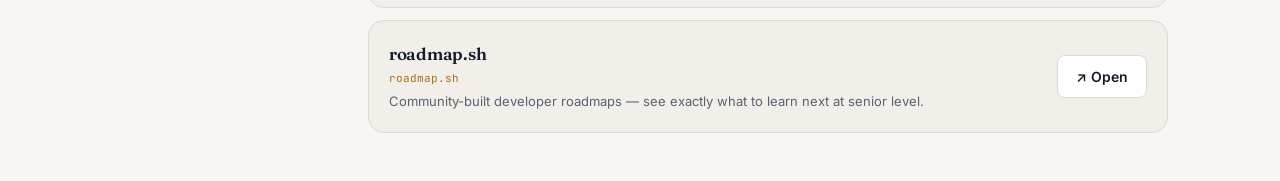
<file: gyan/router.html>
<!DOCTYPE html>
<html lang="en">
<head>
<meta charset="UTF-8" />
<meta name="viewport" content="width=device-width, initial-scale=1" />
<title>Smart Router · Aarambh</title>
<meta name="description" content="Tell us where you are and where you want to go — get a personalised resource route." />
<meta property="og:title" content="Smart Router · Aarambh" />
<meta property="og:description" content="Tell us where you are and where you want to go — get a personalised resource route." />
<link rel="stylesheet" href="../css/shared.css">
<link rel="stylesheet" href="../css/router.css">
</head>
<body>
<div class="app">
  <aside class="sidebar" id="sidebar">

      <div class="sidebar-header">
        <div class="logo-mark">A</div>
        <div class="logo-text">
          <span class="name">Aarambh</span>
          <span class="sub">tech · field guide</span>
        </div>
      </div>
<nav class="sidebar-nav">
<div class="nav-section core">
<div class="nav-section-title"><span class="dot"></span>Overview</div>

              <a class="nav-link " href="../index.html">
                <svg class="nav-icon" viewBox="0 0 24 24" fill="none" stroke="currentColor" stroke-width="1.7" stroke-linecap="round" stroke-linejoin="round"><path d="M3 12l9-9 9 9M5 10v10h14V10"/></svg>
                <span>Home</span>
              </a>
</div>
<div class="nav-section marg">
<div class="nav-section-title"><span class="dot"></span>Marg · Learn</div>

              <a class="nav-link " href="../marg/tutor.html">
                <svg class="nav-icon" viewBox="0 0 24 24" fill="none" stroke="currentColor" stroke-width="1.7" stroke-linecap="round" stroke-linejoin="round"><path d="M12 8V4M5 12H2m20 0h-3M8 8h8a4 4 0 014 4v6H4v-6a4 4 0 014-4z"/></svg>
                <span>AI Tutor</span>
              </a>

              <a class="nav-link " href="../marg/quiz.html">
                <svg class="nav-icon" viewBox="0 0 24 24" fill="none" stroke="currentColor" stroke-width="1.7" stroke-linecap="round" stroke-linejoin="round"><path d="M9 11l3 3 8-8M4 12a8 8 0 1016 0 8 8 0 00-16 0z"/></svg>
                <span>Coding Quiz</span>
              </a>

              <a class="nav-link " href="../marg/weakness.html">
                <svg class="nav-icon" viewBox="0 0 24 24" fill="none" stroke="currentColor" stroke-width="1.7" stroke-linecap="round" stroke-linejoin="round"><path d="M12 9v4m0 4h.01M10.3 3.86L1.82 18a2 2 0 001.71 3h16.94a2 2 0 001.71-3L13.7 3.86a2 2 0 00-3.4 0z"/></svg>
                <span>Weak Areas</span>
              </a>

              <a class="nav-link " href="../marg/practice.html">
                <svg class="nav-icon" viewBox="0 0 24 24" fill="none" stroke="currentColor" stroke-width="1.7" stroke-linecap="round" stroke-linejoin="round"><path d="M4 17l6-6-6-6m8 14h8"/></svg>
                <span>Practice</span>
              </a>
</div>
<div class="nav-section gyan">
<div class="nav-section-title"><span class="dot"></span>Gyan Sagar · Resources</div>

              <a class="nav-link " href="../gyan/hub.html">
                <svg class="nav-icon" viewBox="0 0 24 24" fill="none" stroke="currentColor" stroke-width="1.7" stroke-linecap="round" stroke-linejoin="round"><path d="M12 2L2 7l10 5 10-5-10-5zM2 17l10 5 10-5M2 12l10 5 10-5"/></svg>
                <span>Resource Hub</span>
              </a>

              <a class="nav-link active" href="../gyan/router.html">
                <svg class="nav-icon" viewBox="0 0 24 24" fill="none" stroke="currentColor" stroke-width="1.7" stroke-linecap="round" stroke-linejoin="round"><path d="M16 3h5v5M4 20L21 3M21 16v5h-5M15 15l6 6M4 4l5 5"/></svg>
                <span>Smart Router</span>
              </a>

              <a class="nav-link " href="../gyan/snippets.html">
                <svg class="nav-icon" viewBox="0 0 24 24" fill="none" stroke="currentColor" stroke-width="1.7" stroke-linecap="round" stroke-linejoin="round"><path d="M16 18l6-6-6-6M8 6l-6 6 6 6"/></svg>
                <span>Notes & Snippets</span>
              </a>
</div>
<div class="nav-section disha">
<div class="nav-section-title"><span class="dot"></span>Disha · Career</div>

              <a class="nav-link " href="../disha/career.html">
                <svg class="nav-icon" viewBox="0 0 24 24" fill="none" stroke="currentColor" stroke-width="1.7" stroke-linecap="round" stroke-linejoin="round"><path d="M12 2a10 10 0 100 20 10 10 0 000-20zm3 7l-4 8-4-4 8-4z"/></svg>
                <span>Career Suggest</span>
              </a>

              <a class="nav-link " href="../disha/path.html">
                <svg class="nav-icon" viewBox="0 0 24 24" fill="none" stroke="currentColor" stroke-width="1.7" stroke-linecap="round" stroke-linejoin="round"><path d="M16 3h5v5M4 20L21 3M21 16v5h-5M15 15l6 6M4 4l5 5"/></svg>
                <span>Learning Path</span>
              </a>

              <a class="nav-link " href="../disha/dashboard.html">
                <svg class="nav-icon" viewBox="0 0 24 24" fill="none" stroke="currentColor" stroke-width="1.7" stroke-linecap="round" stroke-linejoin="round"><path d="M3 3v18h18M7 14l4-4 4 4 5-5"/></svg>
                <span>Progress</span>
              </a>
</div>
</nav>

      <div class="sidebar-footer">
        <div class="streak-card">
          <div class="streak-label"><span>Current streak</span></div>
          <div class="streak-value"><span id="streak-value">12</span> <span>days</span></div>
        </div>
      </div>
    </aside>
  <div class="main">
    <div id="sidebar-overlay" style="display:none;position:fixed;inset:0;background:rgba(0,0,0,0.35);z-index:4;transition:opacity 0.2s"></div>
    <div class="mobile-bar">
      <strong style="font-family:'Fraunces',serif">Aarambh</strong>
      <button aria-label="Open menu" aria-expanded="false" aria-controls="sidebar">☰ Menu</button>
    </div>
    
<div class="page-wrap medium">
  <div class="step-label"></div>
  <h1 class="page-title">Smart <em class="gyan">router</em></h1>
  <p class="page-subtitle">Tell us what you're learning — we route you to the right resource at the right level.</p>

  <!-- Search bar (backend integration pending) -->
  <div class="search-bar">
    <input id="router-input" placeholder="Type your desired course........." readonly>
    <button class="btn btn-gyan" disabled title="Backend integration pending">Route</button>
  </div>

  <!-- Quick-select topic chips -->
  <div class="chip-row">
    <span class="chip-label">Quick select:</span>
    <button class="chip-btn" onclick="setTopic(this)">JavaScript</button>
    <button class="chip-btn" onclick="setTopic(this)">React</button>
    <button class="chip-btn" onclick="setTopic(this)">DSA</button>
    <button class="chip-btn" onclick="setTopic(this)">CSS</button>
    <button class="chip-btn" onclick="setTopic(this)">TypeScript</button>
    <button class="chip-btn" onclick="setTopic(this)">Node.js</button>
    <button class="chip-btn" onclick="setTopic(this)">System Design</button>
  </div>

  <!-- Tier: Beginner -->
  <div class="tier-section">
    <div class="tier-head tier-beginner">
      <div class="tier-label">
        <span class="tier-dot"></span>
        <span class="tier-name">Beginner</span>
      </div>
      <p class="tier-desc">New to the topic — start here for structured, hand-held learning.</p>
    </div>
    <div class="results">
      <div class="r-card">
        <div class="r-head">
          <div style="flex:1">
            <div class="r-name"><h3>freeCodeCamp</h3><span class="best-tag">✦ recommended</span></div>
            <div class="r-url">freecodecamp.org</div>
            <p>Full hands-on curriculum with certifications. Project-based and free.</p>
          </div>
          <div class="r-side">
            <a href="https://www.freecodecamp.org/learn/javascript-algorithms-and-data-structures/" target="_blank" rel="noopener" class="btn">↗ Open</a>
          </div>
        </div>
      </div>
      <div class="r-card">
        <div class="r-head">
          <div style="flex:1">
            <div class="r-name"><h3>W3Schools</h3></div>
            <div class="r-url">w3schools.com</div>
            <p>Quick syntax reference with a built-in try-it editor for instant feedback.</p>
          </div>
          <div class="r-side">
            <a href="https://www.w3schools.com/js/" target="_blank" rel="noopener" class="btn">↗ Open</a>
          </div>
        </div>
      </div>
      <div class="r-card">
        <div class="r-head">
          <div style="flex:1">
            <div class="r-name"><h3>The Odin Project</h3></div>
            <div class="r-url">theodinproject.com</div>
            <p>Full-stack curriculum built on real projects. Community-driven and open source.</p>
          </div>
          <div class="r-side">
            <a href="https://www.theodinproject.com/paths/foundations" target="_blank" rel="noopener" class="btn">↗ Open</a>
          </div>
        </div>
      </div>
    </div>
  </div>

  <!-- Tier: Intermediate -->
  <div class="tier-section">
    <div class="tier-head tier-intermediate">
      <div class="tier-label">
        <span class="tier-dot"></span>
        <span class="tier-name">Intermediate</span>
      </div>
      <p class="tier-desc">Know the basics — now go deeper into concepts, patterns and problem solving.</p>
    </div>
    <div class="results">
      <div class="r-card">
        <div class="r-head">
          <div style="flex:1">
            <div class="r-name"><h3>MDN Web Docs</h3><span class="best-tag">✦ recommended</span></div>
            <div class="r-url">developer.mozilla.org</div>
            <p>The definitive web reference. Precise, deep, and updated constantly by Mozilla.</p>
          </div>
          <div class="r-side">
            <a href="https://developer.mozilla.org/en-US/docs/Web/JavaScript/Guide" target="_blank" rel="noopener" class="btn">↗ Open</a>
          </div>
        </div>
      </div>
      <div class="r-card">
        <div class="r-head">
          <div style="flex:1">
            <div class="r-name"><h3>javascript.info</h3></div>
            <div class="r-url">javascript.info</div>
            <p>The most complete modern JS guide — covers closures, prototypes, async in depth.</p>
          </div>
          <div class="r-side">
            <a href="https://javascript.info/" target="_blank" rel="noopener" class="btn">↗ Open</a>
          </div>
        </div>
      </div>
      <div class="r-card">
        <div class="r-head">
          <div style="flex:1">
            <div class="r-name"><h3>GeeksforGeeks</h3></div>
            <div class="r-url">geeksforgeeks.org</div>
            <p>DSA-heavy articles with worked examples and interview-level problems.</p>
          </div>
          <div class="r-side">
            <a href="https://www.geeksforgeeks.org/learn-data-structures-and-algorithms-dsa-tutorial/" target="_blank" rel="noopener" class="btn">↗ Open</a>
          </div>
        </div>
      </div>
    </div>
  </div>

  <!-- Tier: Advanced -->
  <div class="tier-section">
    <div class="tier-head tier-advanced">
      <div class="tier-label">
        <span class="tier-dot"></span>
        <span class="tier-name">Advanced</span>
      </div>
      <p class="tier-desc">Confident with fundamentals — sharpen your edge with hard problems and systems thinking.</p>
    </div>
    <div class="results">
      <div class="r-card">
        <div class="r-head">
          <div style="flex:1">
            <div class="r-name"><h3>LeetCode</h3><span class="best-tag">✦ recommended</span></div>
            <div class="r-url">leetcode.com</div>
            <p>Industry-standard platform for DSA practice. Used in FAANG interviews worldwide.</p>
          </div>
          <div class="r-side">
            <a href="https://leetcode.com/problemset/" target="_blank" rel="noopener" class="btn">↗ Open</a>
          </div>
        </div>
      </div>
      <div class="r-card">
        <div class="r-head">
          <div style="flex:1">
            <div class="r-name"><h3>Codeforces</h3></div>
            <div class="r-url">codeforces.com</div>
            <p>Competitive programming contests and a massive archive of rated problems.</p>
          </div>
          <div class="r-side">
            <a href="https://codeforces.com/problemset" target="_blank" rel="noopener" class="btn">↗ Open</a>
          </div>
        </div>
      </div>
      <div class="r-card">
        <div class="r-head">
          <div style="flex:1">
            <div class="r-name"><h3>roadmap.sh</h3></div>
            <div class="r-url">roadmap.sh</div>
            <p>Community-built developer roadmaps — see exactly what to learn next at senior level.</p>
          </div>
          <div class="r-side">
            <a href="https://roadmap.sh/full-stack" target="_blank" rel="noopener" class="btn">↗ Open</a>
          </div>
        </div>
      </div>
    </div>
  </div>

</div>

<script>
function setTopic(btn) {
  document.querySelectorAll('.chip-btn').forEach(function(b) { b.classList.remove('active'); });
  btn.classList.add('active');
  document.getElementById('router-input').placeholder = btn.textContent + ' — backend routing coming soon';
}
</script>

  </div>
</div>
<script src="../js/shared.js"></script>
</body>
</html>
</file>
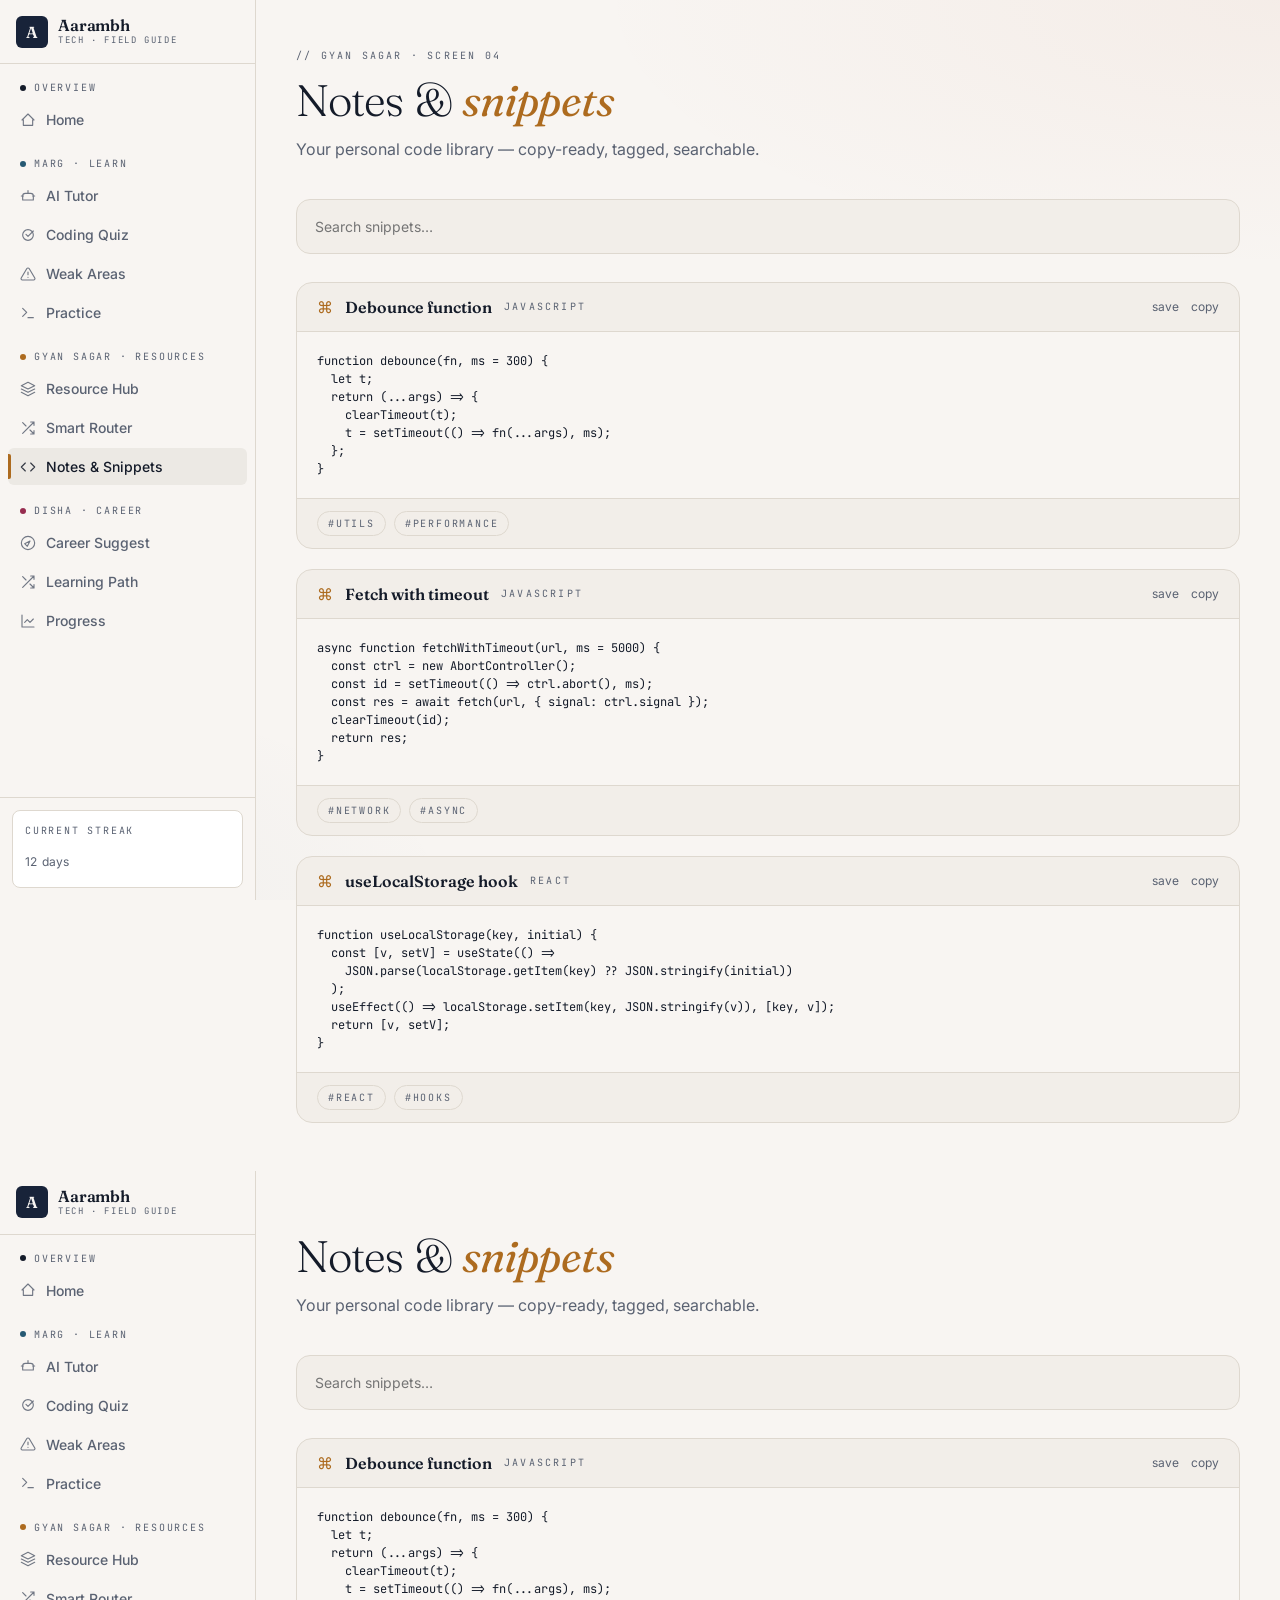
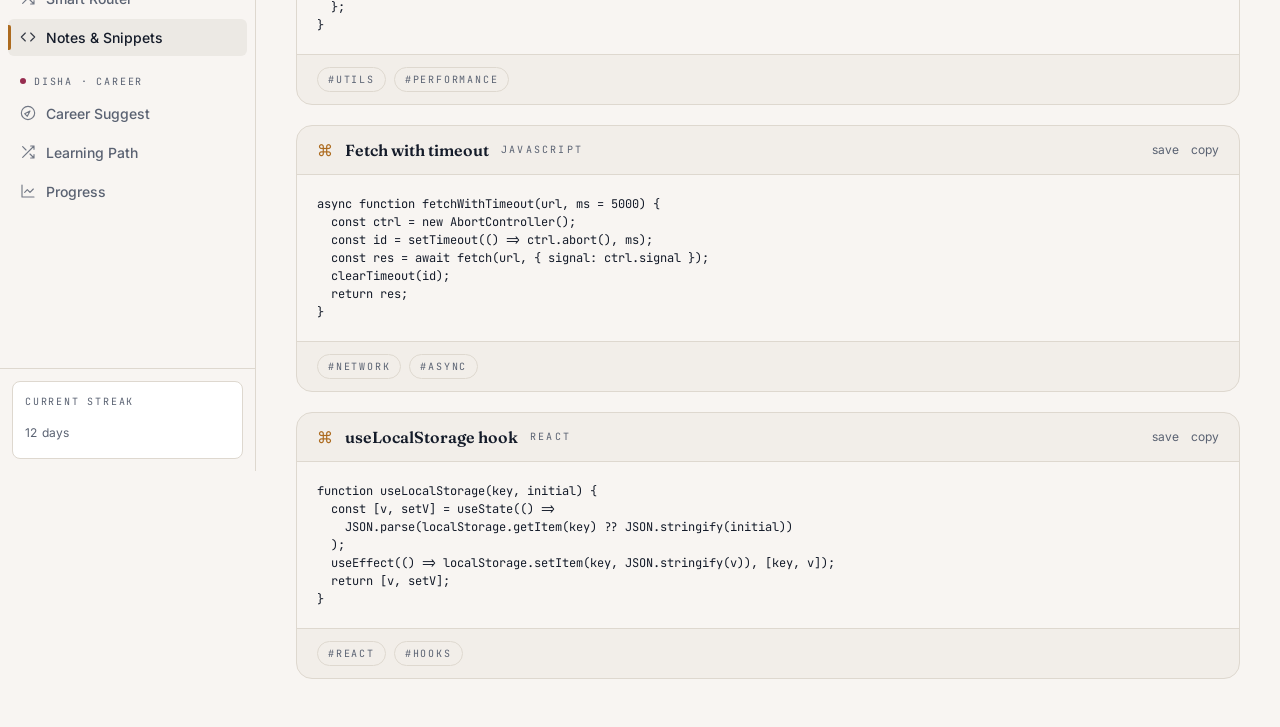
<file: gyan/snippets.html>
<!DOCTYPE html>
<html lang="en">
<head>
<meta charset="UTF-8" />
<meta name="viewport" content="width=device-width, initial-scale=1" />
<meta name="description" content="Save code snippets and personal notes. Your own mini reference book, always at hand." />
<meta property="og:title" content="Notes & Snippets · Aarambh" />
<meta property="og:description" content="Aarambh Notes & Snippets — your personal code reference and study notes in one place." />
<meta property="og:type" content="website" />

<title>Snippets · Aarambh</title>
<link rel="stylesheet" href="../css/shared.css">
<link rel="stylesheet" href="../css/snippets.css">
</head>
<body>
<div class="app">
  <aside class="sidebar" id="sidebar">

      <div class="sidebar-header">
        <div class="logo-mark">A</div>
        <div class="logo-text">
          <span class="name">Aarambh</span>
          <span class="sub">tech · field guide</span>
        </div>
      </div>
<nav class="sidebar-nav">
<div class="nav-section core">
<div class="nav-section-title"><span class="dot"></span>Overview</div>

              <a class="nav-link " href="../index.html">
                <svg class="nav-icon" viewBox="0 0 24 24" fill="none" stroke="currentColor" stroke-width="1.7" stroke-linecap="round" stroke-linejoin="round"><path d="M3 12l9-9 9 9M5 10v10h14V10"/></svg>
                <span>Home</span>
              </a>
</div>
<div class="nav-section marg">
<div class="nav-section-title"><span class="dot"></span>Marg · Learn</div>

              <a class="nav-link " href="../marg/tutor.html">
                <svg class="nav-icon" viewBox="0 0 24 24" fill="none" stroke="currentColor" stroke-width="1.7" stroke-linecap="round" stroke-linejoin="round"><path d="M12 8V4M5 12H2m20 0h-3M8 8h8a4 4 0 014 4v6H4v-6a4 4 0 014-4z"/></svg>
                <span>AI Tutor</span>
              </a>

              <a class="nav-link " href="../marg/quiz.html">
                <svg class="nav-icon" viewBox="0 0 24 24" fill="none" stroke="currentColor" stroke-width="1.7" stroke-linecap="round" stroke-linejoin="round"><path d="M9 11l3 3 8-8M4 12a8 8 0 1016 0 8 8 0 00-16 0z"/></svg>
                <span>Coding Quiz</span>
              </a>

              <a class="nav-link " href="../marg/weakness.html">
                <svg class="nav-icon" viewBox="0 0 24 24" fill="none" stroke="currentColor" stroke-width="1.7" stroke-linecap="round" stroke-linejoin="round"><path d="M12 9v4m0 4h.01M10.3 3.86L1.82 18a2 2 0 001.71 3h16.94a2 2 0 001.71-3L13.7 3.86a2 2 0 00-3.4 0z"/></svg>
                <span>Weak Areas</span>
              </a>

              <a class="nav-link " href="../marg/practice.html">
                <svg class="nav-icon" viewBox="0 0 24 24" fill="none" stroke="currentColor" stroke-width="1.7" stroke-linecap="round" stroke-linejoin="round"><path d="M4 17l6-6-6-6m8 14h8"/></svg>
                <span>Practice</span>
              </a>
</div>
<div class="nav-section gyan">
<div class="nav-section-title"><span class="dot"></span>Gyan Sagar · Resources</div>

              <a class="nav-link " href="../gyan/hub.html">
                <svg class="nav-icon" viewBox="0 0 24 24" fill="none" stroke="currentColor" stroke-width="1.7" stroke-linecap="round" stroke-linejoin="round"><path d="M12 2L2 7l10 5 10-5-10-5zM2 17l10 5 10-5M2 12l10 5 10-5"/></svg>
                <span>Resource Hub</span>
              </a>

              <a class="nav-link " href="../gyan/router.html">
                <svg class="nav-icon" viewBox="0 0 24 24" fill="none" stroke="currentColor" stroke-width="1.7" stroke-linecap="round" stroke-linejoin="round"><path d="M16 3h5v5M4 20L21 3M21 16v5h-5M15 15l6 6M4 4l5 5"/></svg>
                <span>Smart Router</span>
              </a>


              <a class="nav-link active" href="../gyan/snippets.html">
                <svg class="nav-icon" viewBox="0 0 24 24" fill="none" stroke="currentColor" stroke-width="1.7" stroke-linecap="round" stroke-linejoin="round"><path d="M16 18l6-6-6-6M8 6l-6 6 6 6"/></svg>
                <span>Notes & Snippets</span>
              </a>
</div>
<div class="nav-section disha">
<div class="nav-section-title"><span class="dot"></span>Disha · Career</div>

              <a class="nav-link " href="../disha/career.html">
                <svg class="nav-icon" viewBox="0 0 24 24" fill="none" stroke="currentColor" stroke-width="1.7" stroke-linecap="round" stroke-linejoin="round"><path d="M12 2a10 10 0 100 20 10 10 0 000-20zm3 7l-4 8-4-4 8-4z"/></svg>
                <span>Career Suggest</span>
              </a>

              <a class="nav-link " href="../disha/path.html">
                <svg class="nav-icon" viewBox="0 0 24 24" fill="none" stroke="currentColor" stroke-width="1.7" stroke-linecap="round" stroke-linejoin="round"><path d="M16 3h5v5M4 20L21 3M21 16v5h-5M15 15l6 6M4 4l5 5"/></svg>
                <span>Learning Path</span>
              </a>

              <a class="nav-link " href="../disha/dashboard.html">
                <svg class="nav-icon" viewBox="0 0 24 24" fill="none" stroke="currentColor" stroke-width="1.7" stroke-linecap="round" stroke-linejoin="round"><path d="M3 3v18h18M7 14l4-4 4 4 5-5"/></svg>
                <span>Progress</span>
              </a>
</div>
</nav>

      <div class="sidebar-footer">
        <div class="streak-card">
          <div class="streak-label"><span>Current streak</span></div>
          <div class="streak-value"><span id="streak-value">12</span> <span>days</span></div>
        </div>
      </div>
    </aside>
  <div class="main">
    <div id="sidebar-overlay" style="display:none;position:fixed;inset:0;background:rgba(0,0,0,0.35);z-index:4;transition:opacity 0.2s"></div>
    <div class="mobile-bar">
      <strong style="font-family:'Fraunces',serif">Aarambh</strong>
      <button aria-label="Open menu" aria-expanded="false" aria-controls="sidebar">☰ Menu</button>
    </div>
    
<div class="page-wrap">
  <div class="step-label">// gyan sagar · screen 04</div>
  <h1 class="page-title">Notes &amp; <em class="gyan">snippets</em></h1>
  <p class="page-subtitle">Your personal code library — copy-ready, tagged, searchable.</p>

  <div class="search-bar">
    <input placeholder="Search snippets…">
  </div>

  <div class="snippets">
<div class="snip">
      <div class="snip-head">
        <div class="snip-title">
          <span style="color:var(--gyan)">⌘</span>
          <span class="name">Debounce function</span>
          <span class="mono-label">javascript</span>
        </div>
        <div class="snip-actions">
          <button>save</button>
          <button>copy</button>
        </div>
      </div>
      <pre><code>function debounce(fn, ms = 300) {
  let t;
  return (...args) =&gt; {
    clearTimeout(t);
    t = setTimeout(() =&gt; fn(...args), ms);
  };
}</code></pre>
      <div class="snip-tags"><span class="chip">#utils</span><span class="chip">#performance</span></div>
    </div><div class="snip">
      <div class="snip-head">
        <div class="snip-title">
          <span style="color:var(--gyan)">⌘</span>
          <span class="name">Fetch with timeout</span>
          <span class="mono-label">javascript</span>
        </div>
        <div class="snip-actions">
          <button>save</button>
          <button>copy</button>
        </div>
      </div>
      <pre><code>async function fetchWithTimeout(url, ms = 5000) {
  const ctrl = new AbortController();
  const id = setTimeout(() =&gt; ctrl.abort(), ms);
  const res = await fetch(url, { signal: ctrl.signal });
  clearTimeout(id);
  return res;
}</code></pre>
      <div class="snip-tags"><span class="chip">#network</span><span class="chip">#async</span></div>
    </div><div class="snip">
      <div class="snip-head">
        <div class="snip-title">
          <span style="color:var(--gyan)">⌘</span>
          <span class="name">useLocalStorage hook</span>
          <span class="mono-label">react</span>
        </div>
        <div class="snip-actions">
          <button>save</button>
          <button>copy</button>
        </div>
      </div>
      <pre><code>function useLocalStorage(key, initial) {
  const [v, setV] = useState(() =&gt;
    JSON.parse(localStorage.getItem(key) ?? JSON.stringify(initial))
  );
  useEffect(() =&gt; localStorage.setItem(key, JSON.stringify(v)), [key, v]);
  return [v, setV];
}</code></pre>
      <div class="snip-tags"><span class="chip">#react</span><span class="chip">#hooks</span></div>
    </div>
  </div>
</div>

  </div>
</div>
<script src="../js/shared.js"></script>

</body>
</html><!DOCTYPE html>
<html lang="en">
<head>
<meta charset="UTF-8" />
<meta name="viewport" content="width=device-width, initial-scale=1" />
<meta name="description" content="Save code snippets and personal notes. Your own mini reference book, always at hand." />
<meta property="og:title" content="Notes & Snippets · Aarambh" />
<meta property="og:description" content="Aarambh Notes & Snippets — your personal code reference and study notes in one place." />
<meta property="og:type" content="website" />

<title>Snippets · Aarambh</title>
<link rel="stylesheet" href="../css/shared.css">
<link rel="stylesheet" href="../css/snippets.css">
</head>
<body>
<div class="app">
  <aside class="sidebar" id="sidebar">

      <div class="sidebar-header">
        <div class="logo-mark">A</div>
        <div class="logo-text">
          <span class="name">Aarambh</span>
          <span class="sub">tech · field guide</span>
        </div>
      </div>
<nav class="sidebar-nav">
<div class="nav-section core">
<div class="nav-section-title"><span class="dot"></span>Overview</div>

              <a class="nav-link " href="../index.html">
                <svg class="nav-icon" viewBox="0 0 24 24" fill="none" stroke="currentColor" stroke-width="1.7" stroke-linecap="round" stroke-linejoin="round"><path d="M3 12l9-9 9 9M5 10v10h14V10"/></svg>
                <span>Home</span>
              </a>
</div>
<div class="nav-section marg">
<div class="nav-section-title"><span class="dot"></span>Marg · Learn</div>

              <a class="nav-link " href="../marg/tutor.html">
                <svg class="nav-icon" viewBox="0 0 24 24" fill="none" stroke="currentColor" stroke-width="1.7" stroke-linecap="round" stroke-linejoin="round"><path d="M12 8V4M5 12H2m20 0h-3M8 8h8a4 4 0 014 4v6H4v-6a4 4 0 014-4z"/></svg>
                <span>AI Tutor</span>
              </a>

              <a class="nav-link " href="../marg/quiz.html">
                <svg class="nav-icon" viewBox="0 0 24 24" fill="none" stroke="currentColor" stroke-width="1.7" stroke-linecap="round" stroke-linejoin="round"><path d="M9 11l3 3 8-8M4 12a8 8 0 1016 0 8 8 0 00-16 0z"/></svg>
                <span>Coding Quiz</span>
              </a>

              <a class="nav-link " href="../marg/weakness.html">
                <svg class="nav-icon" viewBox="0 0 24 24" fill="none" stroke="currentColor" stroke-width="1.7" stroke-linecap="round" stroke-linejoin="round"><path d="M12 9v4m0 4h.01M10.3 3.86L1.82 18a2 2 0 001.71 3h16.94a2 2 0 001.71-3L13.7 3.86a2 2 0 00-3.4 0z"/></svg>
                <span>Weak Areas</span>
              </a>

              <a class="nav-link " href="../marg/practice.html">
                <svg class="nav-icon" viewBox="0 0 24 24" fill="none" stroke="currentColor" stroke-width="1.7" stroke-linecap="round" stroke-linejoin="round"><path d="M4 17l6-6-6-6m8 14h8"/></svg>
                <span>Practice</span>
              </a>
</div>
<div class="nav-section gyan">
<div class="nav-section-title"><span class="dot"></span>Gyan Sagar · Resources</div>

              <a class="nav-link " href="../gyan/hub.html">
                <svg class="nav-icon" viewBox="0 0 24 24" fill="none" stroke="currentColor" stroke-width="1.7" stroke-linecap="round" stroke-linejoin="round"><path d="M12 2L2 7l10 5 10-5-10-5zM2 17l10 5 10-5M2 12l10 5 10-5"/></svg>
                <span>Resource Hub</span>
              </a>

              <a class="nav-link " href="../gyan/router.html">
                <svg class="nav-icon" viewBox="0 0 24 24" fill="none" stroke="currentColor" stroke-width="1.7" stroke-linecap="round" stroke-linejoin="round"><path d="M16 3h5v5M4 20L21 3M21 16v5h-5M15 15l6 6M4 4l5 5"/></svg>
                <span>Smart Router</span>
              </a>


              <a class="nav-link active" href="../gyan/snippets.html">
                <svg class="nav-icon" viewBox="0 0 24 24" fill="none" stroke="currentColor" stroke-width="1.7" stroke-linecap="round" stroke-linejoin="round"><path d="M16 18l6-6-6-6M8 6l-6 6 6 6"/></svg>
                <span>Notes & Snippets</span>
              </a>
</div>
<div class="nav-section disha">
<div class="nav-section-title"><span class="dot"></span>Disha · Career</div>

              <a class="nav-link " href="../disha/career.html">
                <svg class="nav-icon" viewBox="0 0 24 24" fill="none" stroke="currentColor" stroke-width="1.7" stroke-linecap="round" stroke-linejoin="round"><path d="M12 2a10 10 0 100 20 10 10 0 000-20zm3 7l-4 8-4-4 8-4z"/></svg>
                <span>Career Suggest</span>
              </a>

              <a class="nav-link " href="../disha/path.html">
                <svg class="nav-icon" viewBox="0 0 24 24" fill="none" stroke="currentColor" stroke-width="1.7" stroke-linecap="round" stroke-linejoin="round"><path d="M16 3h5v5M4 20L21 3M21 16v5h-5M15 15l6 6M4 4l5 5"/></svg>
                <span>Learning Path</span>
              </a>

              <a class="nav-link " href="../disha/dashboard.html">
                <svg class="nav-icon" viewBox="0 0 24 24" fill="none" stroke="currentColor" stroke-width="1.7" stroke-linecap="round" stroke-linejoin="round"><path d="M3 3v18h18M7 14l4-4 4 4 5-5"/></svg>
                <span>Progress</span>
              </a>
</div>
</nav>

      <div class="sidebar-footer">
        <div class="streak-card">
          <div class="streak-label"><span>Current streak</span></div>
          <div class="streak-value"><span id="streak-value">12</span> <span>days</span></div>
        </div>
      </div>
    </aside>
  <div class="main">
    <div id="sidebar-overlay" style="display:none;position:fixed;inset:0;background:rgba(0,0,0,0.35);z-index:4;transition:opacity 0.2s"></div>
    <div class="mobile-bar">
      <strong style="font-family:'Fraunces',serif">Aarambh</strong>
      <button aria-label="Open menu" aria-expanded="false" aria-controls="sidebar">☰ Menu</button>
    </div>
    
<div class="page-wrap">
  <div class="step-label"></div>
  <h1 class="page-title">Notes &amp; <em class="gyan">snippets</em></h1>
  <p class="page-subtitle">Your personal code library — copy-ready, tagged, searchable.</p>

  <div class="search-bar">
    <input placeholder="Search snippets…">
  </div>

  <div class="snippets">
<div class="snip">
      <div class="snip-head">
        <div class="snip-title">
          <span style="color:var(--gyan)">⌘</span>
          <span class="name">Debounce function</span>
          <span class="mono-label">javascript</span>
        </div>
        <div class="snip-actions">
          <button>save</button>
          <button>copy</button>
        </div>
      </div>
      <pre><code>function debounce(fn, ms = 300) {
  let t;
  return (...args) =&gt; {
    clearTimeout(t);
    t = setTimeout(() =&gt; fn(...args), ms);
  };
}</code></pre>
      <div class="snip-tags"><span class="chip">#utils</span><span class="chip">#performance</span></div>
    </div><div class="snip">
      <div class="snip-head">
        <div class="snip-title">
          <span style="color:var(--gyan)">⌘</span>
          <span class="name">Fetch with timeout</span>
          <span class="mono-label">javascript</span>
        </div>
        <div class="snip-actions">
          <button>save</button>
          <button>copy</button>
        </div>
      </div>
      <pre><code>async function fetchWithTimeout(url, ms = 5000) {
  const ctrl = new AbortController();
  const id = setTimeout(() =&gt; ctrl.abort(), ms);
  const res = await fetch(url, { signal: ctrl.signal });
  clearTimeout(id);
  return res;
}</code></pre>
      <div class="snip-tags"><span class="chip">#network</span><span class="chip">#async</span></div>
    </div><div class="snip">
      <div class="snip-head">
        <div class="snip-title">
          <span style="color:var(--gyan)">⌘</span>
          <span class="name">useLocalStorage hook</span>
          <span class="mono-label">react</span>
        </div>
        <div class="snip-actions">
          <button>save</button>
          <button>copy</button>
        </div>
      </div>
      <pre><code>function useLocalStorage(key, initial) {
  const [v, setV] = useState(() =&gt;
    JSON.parse(localStorage.getItem(key) ?? JSON.stringify(initial))
  );
  useEffect(() =&gt; localStorage.setItem(key, JSON.stringify(v)), [key, v]);
  return [v, setV];
}</code></pre>
      <div class="snip-tags"><span class="chip">#react</span><span class="chip">#hooks</span></div>
    </div>
  </div>
</div>

  </div>
</div>
<script src="../js/shared.js"></script>

</body>
</html>
</file>
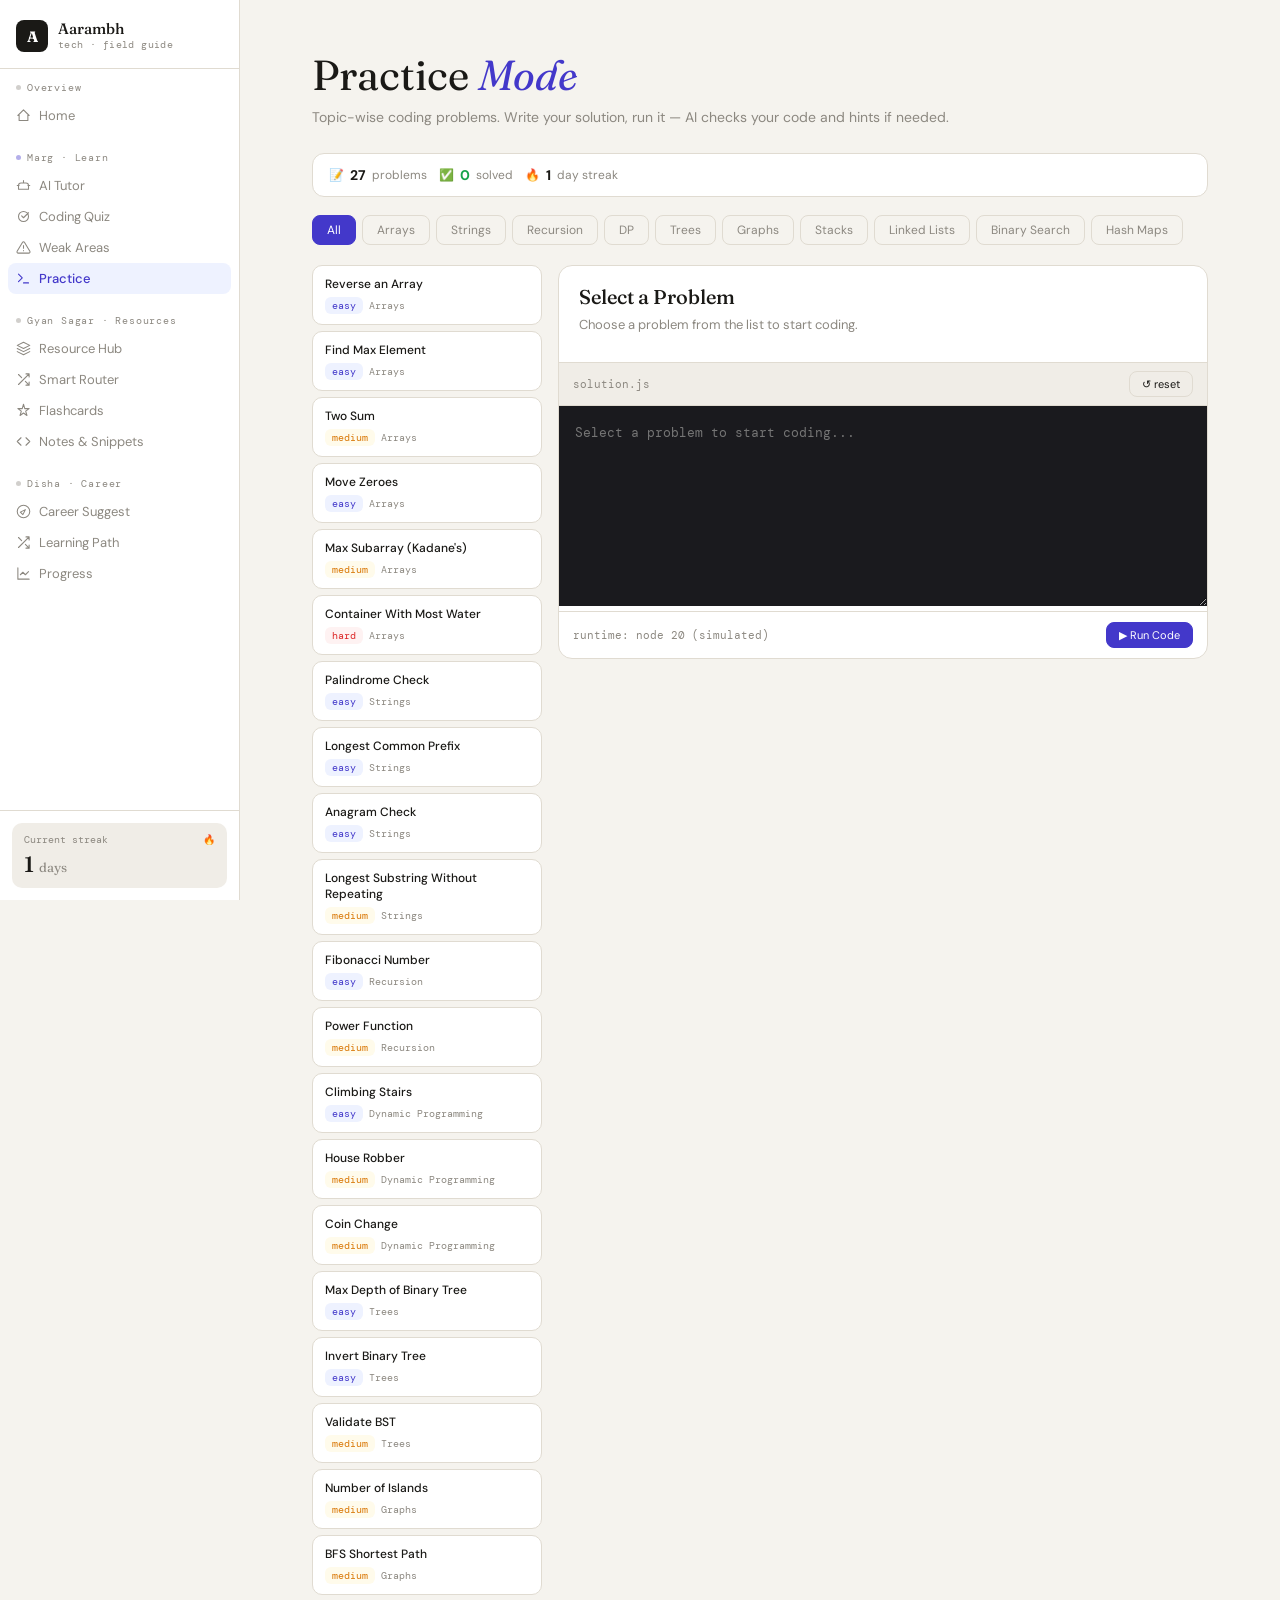
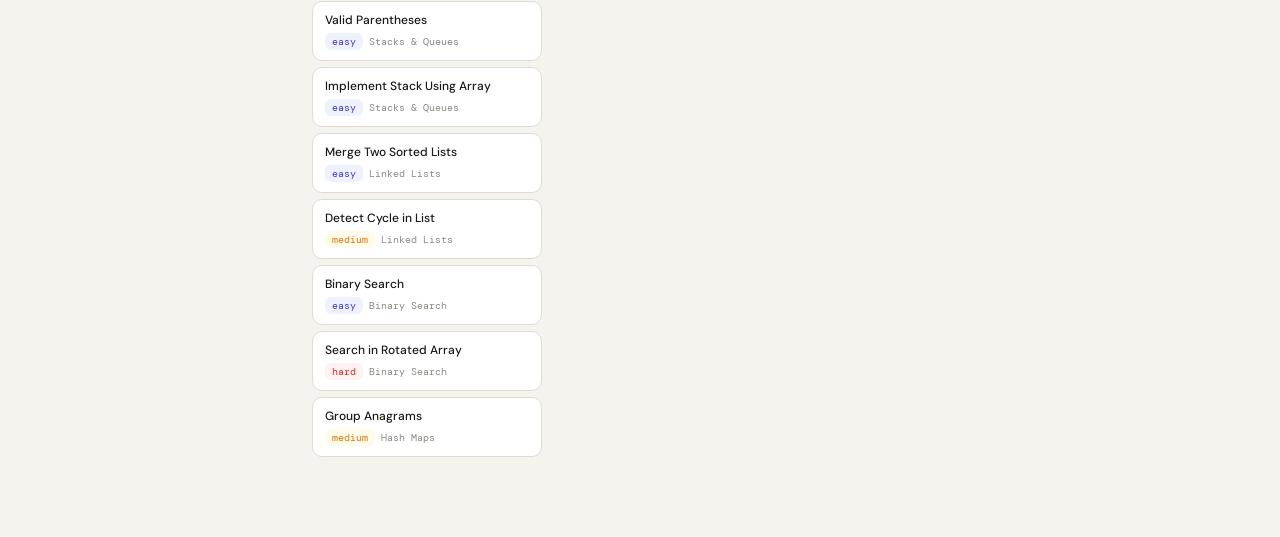
<file: marg/practice.html>
<!DOCTYPE html>
<html lang="en">
<head>
<meta charset="UTF-8"/>
<meta name="viewport" content="width=device-width,initial-scale=1"/>
<title>Practice · Aarambh</title>
<link rel="preconnect" href="https://fonts.googleapis.com"/>
<link href="https://fonts.googleapis.com/css2?family=Fraunces:ital,wght@0,400;0,500;0,700;1,400;1,500&family=DM+Mono:wght@400;500&family=DM+Sans:wght@400;500;600&display=swap" rel="stylesheet"/>
<style>
*,*::before,*::after{box-sizing:border-box;margin:0;padding:0}
:root{
  --bg:#F5F3EE;--surface:#FFFFFF;--surface2:#F0EDE7;--border:#E0DBD1;
  --fg:#1A1916;--muted:#8C8880;--marg:#4338CA;--marg2:#EEF2FF;
  --green:#16A34A;--red:#DC2626;--amber:#D97706;
  --sidebar:240px;--font:'DM Sans',sans-serif;--mono:'DM Mono',monospace;--serif:'Fraunces',serif;
}
body{font-family:var(--font);background:var(--bg);color:var(--fg);min-height:100vh;display:flex;overflow-x:hidden}
 
/* Sidebar */
.sidebar{width:var(--sidebar);min-height:100vh;background:var(--surface);border-right:1px solid var(--border);display:flex;flex-direction:column;position:fixed;left:0;top:0;bottom:0;z-index:100;overflow-y:auto}
.sidebar-header{padding:20px 16px 16px;border-bottom:1px solid var(--border);display:flex;align-items:center;gap:10px}
.logo-mark{width:32px;height:32px;background:var(--fg);color:var(--surface);border-radius:8px;display:grid;place-items:center;font-family:var(--serif);font-size:15px;font-weight:700;flex-shrink:0}
.logo-text .name{display:block;font-family:var(--serif);font-size:15px;font-weight:500;line-height:1.1}
.logo-text .sub{display:block;font-size:10px;color:var(--muted);font-family:var(--mono);letter-spacing:.04em}
.sidebar-nav{flex:1;padding:12px 8px;overflow-y:auto}
.nav-section{margin-bottom:20px}
.nav-section-title{font-size:10px;color:var(--muted);font-family:var(--mono);letter-spacing:.08em;padding:0 8px;margin-bottom:6px;display:flex;align-items:center;gap:6px}
.dot{width:5px;height:5px;border-radius:50%;background:currentColor;opacity:.4}
.nav-link{display:flex;align-items:center;gap:8px;padding:7px 8px;border-radius:8px;font-size:13px;color:var(--muted);cursor:pointer;transition:all .15s;text-decoration:none;width:100%}
.nav-link:hover{background:var(--surface2);color:var(--fg)}
.nav-link.active{background:var(--marg2);color:var(--marg);font-weight:500}
.nav-icon{width:15px;height:15px;stroke:currentColor;flex-shrink:0;fill:none;stroke-width:1.7;stroke-linecap:round;stroke-linejoin:round}
.sidebar-footer{padding:12px;border-top:1px solid var(--border)}
.streak-card{background:var(--surface2);border-radius:10px;padding:10px 12px}
.streak-label{display:flex;justify-content:space-between;font-size:10px;color:var(--muted);font-family:var(--mono);margin-bottom:4px}
.streak-value{font-family:var(--serif);font-size:22px;font-weight:500}
.streak-value span{font-size:13px;font-weight:400;color:var(--muted)}
 
/* Main */
.main{margin-left:var(--sidebar);flex:1;min-height:100vh;overflow-y:auto}
.page-wrap{max-width:960px;margin:0 auto;padding:40px 32px 80px}
.step-label{font-family:var(--mono);font-size:10px;color:var(--muted);letter-spacing:.08em;margin-bottom:12px}
.page-title{font-family:var(--serif);font-size:42px;font-weight:400;line-height:1.1;margin-bottom:8px}
.page-title em{color:var(--marg);font-style:italic}
.page-subtitle{font-size:14px;color:var(--muted);margin-bottom:24px;line-height:1.6}
.btn{display:inline-flex;align-items:center;gap:6px;padding:9px 18px;border-radius:10px;border:1.5px solid var(--border);background:transparent;font-family:var(--font);font-size:13px;cursor:pointer;transition:all .15s;color:var(--fg);text-decoration:none}
.btn:hover{border-color:var(--fg);background:var(--surface)}
.btn-marg{background:var(--marg);color:#fff;border-color:var(--marg)}
.btn-marg:hover{background:#3730A3;border-color:#3730A3;color:#fff}
.btn-sm{padding:5px 12px;font-size:11px;border-radius:8px}
 
/* Filter tabs */
.filter-tabs{display:flex;gap:6px;margin-bottom:20px;flex-wrap:wrap}
.f-tab{padding:6px 14px;border-radius:8px;border:1.5px solid var(--border);background:transparent;font-size:12px;font-family:var(--font);cursor:pointer;transition:all .15s;color:var(--muted)}
.f-tab.active{background:var(--marg);color:#fff;border-color:var(--marg)}
.f-tab:hover:not(.active){border-color:var(--marg);color:var(--marg)}
 
/* Practice layout */
.practice-grid{display:grid;grid-template-columns:230px 1fr;gap:16px;align-items:start}
@media(max-width:700px){.practice-grid{grid-template-columns:1fr}}
 
/* Task list */
.task-list{display:flex;flex-direction:column;gap:6px;position:sticky;top:20px}
.task-item{background:var(--surface);border:1.5px solid var(--border);border-radius:10px;padding:10px 12px;cursor:pointer;text-align:left;font-family:var(--font);transition:all .15s;width:100%}
.task-item.active{border-color:var(--marg);background:var(--marg2)}
.task-item:hover:not(.active){border-color:var(--marg)}
.ti-head{display:flex;justify-content:space-between;align-items:center;font-size:12px;font-weight:500;margin-bottom:5px;color:var(--fg)}
.ti-meta{display:flex;align-items:center;gap:6px}
 
/* Difficulty chips */
.chip{font-size:10px;font-family:var(--mono);padding:2px 7px;border-radius:6px}
.chip-easy{background:var(--marg2);color:var(--marg)}
.chip-medium{background:#FFFBEB;color:var(--amber)}
.chip-hard{background:#FEF2F2;color:var(--red)}
.solved-badge{font-size:11px;color:var(--green)}
 
/* Editor panel */
.editor-panel{background:var(--surface);border:1px solid var(--border);border-radius:14px;overflow:hidden}
.editor-head{padding:18px 20px 16px;border-bottom:1px solid var(--border)}
.editor-head h2{font-family:var(--serif);font-size:20px;font-weight:500;margin-bottom:6px}
.editor-head p{font-size:13px;color:var(--muted);line-height:1.5;margin-bottom:12px}
.test-case{background:var(--surface2);border-radius:8px;padding:8px 12px;font-family:var(--mono);font-size:11px;color:var(--muted);line-height:1.6}
.test-case span{color:var(--fg);font-weight:500}
.editor-topbar{display:flex;justify-content:space-between;align-items:center;padding:8px 14px;background:var(--surface2);border-bottom:1px solid var(--border)}
.editor-topbar span{font-family:var(--mono);font-size:11px;color:var(--muted)}
.code-area{width:100%;min-height:200px;padding:16px;font-family:var(--mono);font-size:13px;border:none;outline:none;resize:vertical;background:#1A1A1E;color:#E8E8E8;line-height:1.7;tab-size:2}
.run-row{display:flex;justify-content:space-between;align-items:center;padding:10px 14px;border-top:1px solid var(--border)}
.run-row span{font-family:var(--mono);font-size:11px;color:var(--muted)}
.output-panel{padding:14px 16px;border-top:1px solid var(--border);background:#F9F9F7}
.output-label{font-family:var(--mono);font-size:10px;color:var(--muted);letter-spacing:.06em;margin-bottom:8px;text-transform:uppercase}
.output-panel pre{font-family:var(--mono);font-size:12px;color:var(--fg);line-height:1.7;white-space:pre-wrap;word-break:break-word}
.output-pass{color:var(--green)}
.output-fail{color:var(--red)}
.ai-hint-panel{padding:14px 16px;border-top:1px solid var(--border);background:var(--marg2)}
.ai-hint-label{font-family:var(--mono);font-size:10px;color:var(--marg);letter-spacing:.06em;margin-bottom:6px;text-transform:uppercase}
.ai-hint-text{font-size:13px;line-height:1.6;color:var(--fg)}
 
/* Spinner */
.spinner-sm{width:16px;height:16px;border:2px solid var(--border);border-top-color:var(--marg);border-radius:50%;animation:spin .7s linear infinite;display:inline-block;vertical-align:middle;margin-right:6px}
@keyframes spin{to{transform:rotate(360deg)}}
 
/* Stats bar */
.stats-bar{display:flex;gap:12px;margin-bottom:18px;padding:12px 16px;background:var(--surface);border:1px solid var(--border);border-radius:12px;flex-wrap:wrap}
.stat-item{display:flex;align-items:center;gap:6px;font-size:12px;color:var(--muted)}
.stat-item strong{color:var(--fg);font-size:14px}
 
/* Topic group in task list */
.topic-group-label{font-size:10px;font-family:var(--mono);color:var(--muted);letter-spacing:.06em;padding:4px 8px;margin-top:8px;margin-bottom:2px}
 
/* Empty state */
.no-problems{text-align:center;padding:40px;color:var(--muted);font-size:13px}
</style>
</head>
<body>
 
<aside class="sidebar">
  <div class="sidebar-header">
    <div class="logo-mark">A</div>
    <div class="logo-text">
      <span class="name">Aarambh</span>
      <span class="sub">tech · field guide</span>
    </div>
  </div>
  <nav class="sidebar-nav">
    <div class="nav-section">
      <div class="nav-section-title"><span class="dot"></span>Overview</div>
      <a class="nav-link" href="../index.html">
        <svg class="nav-icon" viewBox="0 0 24 24"><path d="M3 12l9-9 9 9M5 10v10h14V10"/></svg><span>Home</span>
      </a>
    </div>
    <div class="nav-section">
      <div class="nav-section-title"><span class="dot" style="background:var(--marg)"></span>Marg · Learn</div>
      <a class="nav-link" href="tutor.html">
        <svg class="nav-icon" viewBox="0 0 24 24"><path d="M12 8V4M5 12H2m20 0h-3M8 8h8a4 4 0 014 4v6H4v-6a4 4 0 014-4z"/></svg><span>AI Tutor</span>
      </a>
      <a class="nav-link" href="quiz.html">
        <svg class="nav-icon" viewBox="0 0 24 24"><path d="M9 11l3 3 8-8M4 12a8 8 0 1016 0 8 8 0 00-16 0z"/></svg><span>Coding Quiz</span>
      </a>
      <a class="nav-link" href="weakness.html">
        <svg class="nav-icon" viewBox="0 0 24 24"><path d="M12 9v4m0 4h.01M10.3 3.86L1.82 18a2 2 0 001.71 3h16.94a2 2 0 001.71-3L13.7 3.86a2 2 0 00-3.4 0z"/></svg><span>Weak Areas</span>
      </a>
      <a class="nav-link active" href="practice.html">
        <svg class="nav-icon" viewBox="0 0 24 24"><path d="M4 17l6-6-6-6m8 14h8"/></svg><span>Practice</span>
      </a>
    </div>
    <div class="nav-section">
      <div class="nav-section-title"><span class="dot"></span>Gyan Sagar · Resources</div>
      <a class="nav-link" href="../gyan/hub.html">
        <svg class="nav-icon" viewBox="0 0 24 24"><path d="M12 2L2 7l10 5 10-5-10-5zM2 17l10 5 10-5M2 12l10 5 10-5"/></svg><span>Resource Hub</span>
      </a>
      <a class="nav-link" href="../gyan/router.html">
        <svg class="nav-icon" viewBox="0 0 24 24"><path d="M16 3h5v5M4 20L21 3M21 16v5h-5M15 15l6 6M4 4l5 5"/></svg><span>Smart Router</span>
      </a>
      <a class="nav-link" href="../gyan/flashcards.html">
        <svg class="nav-icon" viewBox="0 0 24 24"><path d="M12 2l2 7h7l-5.5 4 2 7L12 16l-5.5 4 2-7L3 9h7z"/></svg><span>Flashcards</span>
      </a>
      <a class="nav-link" href="../gyan/snippets.html">
        <svg class="nav-icon" viewBox="0 0 24 24"><path d="M16 18l6-6-6-6M8 6l-6 6 6 6"/></svg><span>Notes & Snippets</span>
      </a>
    </div>
    <div class="nav-section">
      <div class="nav-section-title"><span class="dot"></span>Disha · Career</div>
      <a class="nav-link" href="../disha/career.html">
        <svg class="nav-icon" viewBox="0 0 24 24"><path d="M12 2a10 10 0 100 20 10 10 0 000-20zm3 7l-4 8-4-4 8-4z"/></svg><span>Career Suggest</span>
      </a>
      <a class="nav-link" href="../disha/path.html">
        <svg class="nav-icon" viewBox="0 0 24 24"><path d="M16 3h5v5M4 20L21 3M21 16v5h-5M15 15l6 6M4 4l5 5"/></svg><span>Learning Path</span>
      </a>
      <a class="nav-link" href="../disha/dashboard.html">
        <svg class="nav-icon" viewBox="0 0 24 24"><path d="M3 3v18h18M7 14l4-4 4 4 5-5"/></svg><span>Progress</span>
      </a>
    </div>
  </nav>
  <div class="sidebar-footer">
    <div class="streak-card">
      <div class="streak-label"><span>Current streak</span>🔥</div>
      <div class="streak-value" id="streak-val">0 <span>days</span></div>
    </div>
  </div>
</aside>
 
<div class="main">
  <div class="page-wrap">
    <div class="step-label"></div>
    <h1 class="page-title">Practice <em>Mode</em></h1>
    <p class="page-subtitle">Topic-wise coding problems. Write your solution, run it — AI checks your code and hints if needed.</p>
 
    <div id="stats-bar" class="stats-bar">
      <div class="stat-item">📝 <strong id="stat-total">0</strong> problems</div>
      <div class="stat-item">✅ <strong id="stat-solved" style="color:var(--green)">0</strong> solved</div>
      <div class="stat-item">🔥 <strong id="stat-streak">0</strong> day streak</div>
    </div>
 
    <div class="filter-tabs" id="filter-tabs">
      <button class="f-tab active" data-filter="all" onclick="setFilter('all',this)">All</button>
      <button class="f-tab" data-filter="Arrays" onclick="setFilter('Arrays',this)">Arrays</button>
      <button class="f-tab" data-filter="Strings" onclick="setFilter('Strings',this)">Strings</button>
      <button class="f-tab" data-filter="Recursion" onclick="setFilter('Recursion',this)">Recursion</button>
      <button class="f-tab" data-filter="Dynamic Programming" onclick="setFilter('Dynamic Programming',this)">DP</button>
      <button class="f-tab" data-filter="Trees" onclick="setFilter('Trees',this)">Trees</button>
      <button class="f-tab" data-filter="Graphs" onclick="setFilter('Graphs',this)">Graphs</button>
      <button class="f-tab" data-filter="Stacks & Queues" onclick="setFilter('Stacks & Queues',this)">Stacks</button>
      <button class="f-tab" data-filter="Linked Lists" onclick="setFilter('Linked Lists',this)">Linked Lists</button>
      <button class="f-tab" data-filter="Binary Search" onclick="setFilter('Binary Search',this)">Binary Search</button>
      <button class="f-tab" data-filter="Hash Maps" onclick="setFilter('Hash Maps',this)">Hash Maps</button>
    </div>
 
    <div class="practice-grid">
      <div class="task-list" id="task-list"></div>
      <div class="editor-panel" id="editor-panel">
        <div class="editor-head">
          <h2 id="p-title">Select a Problem</h2>
          <p id="p-desc">Choose a problem from the list to start coding.</p>
          <div class="test-case" id="p-test" style="display:none"></div>
        </div>
        <div class="editor-topbar">
          <span id="p-lang">solution.js</span>
          <button class="btn btn-sm" onclick="resetCode()" style="font-size:11px">↺ reset</button>
        </div>
        <textarea class="code-area" id="code-editor" spellcheck="false" placeholder="Select a problem to start coding..."
          onkeydown="handleTab(event)"></textarea>
        <div class="run-row">
          <span id="run-label">runtime: node 20 (simulated)</span>
          <button class="btn btn-marg btn-sm" onclick="runCode()">▶ Run Code</button>
        </div>
        <div class="output-panel" id="output-panel" style="display:none">
          <div class="output-label">output</div>
          <pre id="output-pre"></pre>
        </div>
        <div class="ai-hint-panel" id="ai-hint-panel" style="display:none">
          <div class="ai-hint-label">🤖 AI Hint</div>
          <div class="ai-hint-text" id="ai-hint-text"></div>
        </div>
      </div>
    </div>
  </div>
</div>
 
<script>
// Streak
(function(){
  const today=new Date().toDateString();
  let d=JSON.parse(localStorage.getItem('aarambh_streak')||'{"streak":0,"last":""}');
  const yesterday=new Date(Date.now()-86400000).toDateString();
  if(d.last===today){}
  else if(d.last===yesterday){d.streak++;d.last=today;}
  else{d.streak=1;d.last=today;}
  localStorage.setItem('aarambh_streak',JSON.stringify(d));
  document.getElementById('streak-val').innerHTML=d.streak+' <span>days</span>';
  document.getElementById('stat-streak').textContent=d.streak;
})();
 
// ── Problem Bank ──────────────────────────────────────────────────
const PROBLEMS=[
  // ARRAYS
  {id:1,title:'Reverse an Array',topic:'Arrays',diff:'easy',
   desc:'Return the input array reversed without using Array.prototype.reverse().',
   test:'[1,2,3,4] → [4,3,2,1]  |  [5] → [5]  |  [] → []',
   starter:'function reverseArray(arr) {\n  // your code here\n  return arr;\n}',
   testFn:(code)=>{
     try{const fn=new Function('arr',code+'\nreturn reverseArray(arr)');
     const r1=JSON.stringify(fn([1,2,3,4])),e1='[4,3,2,1]';
     const r2=JSON.stringify(fn([5])),e2='[5]';
     const r3=JSON.stringify(fn([])),e3='[]';
     if(r1===e1&&r2===e2&&r3===e3)return{pass:true,msg:'✓ All 3 test cases passed!\n  [1,2,3,4] → '+r1+'\n  [5] → '+r2+'\n  [] → '+r3};
     return{pass:false,msg:'✗ Failed\n  [1,2,3,4] → got '+r1+', expected '+e1};}catch(e){return{pass:false,msg:'✗ Runtime Error: '+e.message};}
   }},
  {id:2,title:'Find Max Element',topic:'Arrays',diff:'easy',
   desc:'Return the maximum element in an array. Do not use Math.max or spread operator.',
   test:'[3,1,4,1,5,9,2,6] → 9  |  [-1,-5,-2] → -1',
   starter:'function findMax(arr) {\n  // your code here\n}',
   testFn:(code)=>{
     try{const fn=new Function('arr',code+'\nreturn findMax(arr)');
     if(fn([3,1,4,1,5,9,2,6])===9&&fn([-1,-5,-2])===-1&&fn([42])===42)
       return{pass:true,msg:'✓ All test cases passed!\n  findMax([3,1,4,1,5,9,2,6]) = 9\n  findMax([-1,-5,-2]) = -1'};
     return{pass:false,msg:'✗ findMax([3,1,4,1,5,9,2,6]) = '+fn([3,1,4,1,5,9,2,6])+', expected 9'};}catch(e){return{pass:false,msg:'✗ Runtime Error: '+e.message};}
   }},
  {id:3,title:'Two Sum',topic:'Arrays',diff:'medium',
   desc:'Given an array of integers and a target, return indices of two numbers that add up to target. Each input has exactly one solution.',
   test:'nums=[2,7,11,15], target=9 → [0,1]  |  nums=[3,2,4], target=6 → [1,2]',
   starter:'function twoSum(nums, target) {\n  // your code here\n  // return array of 2 indices\n}',
   testFn:(code)=>{
     try{const fn=new Function('nums','target',code+'\nreturn twoSum(nums,target)');
     const r1=fn([2,7,11,15],9),r2=fn([3,2,4],6),r3=fn([3,3],6);
     const ok1=Array.isArray(r1)&&r1.includes(0)&&r1.includes(1);
     const ok2=Array.isArray(r2)&&r2.includes(1)&&r2.includes(2);
     const ok3=Array.isArray(r3)&&r3.length===2;
     if(ok1&&ok2&&ok3)return{pass:true,msg:'✓ All test cases passed!\n  twoSum([2,7,11,15],9) = ['+r1+']\n  twoSum([3,2,4],6) = ['+r2+']'};
     return{pass:false,msg:'✗ twoSum([2,7,11,15],9) = ['+r1+'], expected [0,1]'};}catch(e){return{pass:false,msg:'✗ Runtime Error: '+e.message};}
   }},
  {id:4,title:'Move Zeroes',topic:'Arrays',diff:'easy',
   desc:'Move all 0s to the end of the array while maintaining the relative order of non-zero elements. Modify in place.',
   test:'[0,1,0,3,12] → [1,3,12,0,0]  |  [0] → [0]',
   starter:'function moveZeroes(nums) {\n  // modify nums in place\n  // no return needed\n}',
   testFn:(code)=>{
     try{const fn=new Function('nums',code+'\nmoveZeroes(nums);return nums;');
     const r1=JSON.stringify(fn([0,1,0,3,12])),e1='[1,3,12,0,0]';
     const r2=JSON.stringify(fn([0])),e2='[0]';
     const r3=JSON.stringify(fn([1,0,0,2])),e3='[1,2,0,0]';
     if(r1===e1&&r2===e2&&r3===e3)return{pass:true,msg:'✓ All test cases passed!\n  [0,1,0,3,12] → '+r1};
     return{pass:false,msg:'✗ [0,1,0,3,12] → got '+r1+', expected '+e1};}catch(e){return{pass:false,msg:'✗ Runtime Error: '+e.message};}
   }},
  {id:5,title:'Max Subarray (Kadane\'s)',topic:'Arrays',diff:'medium',
   desc:'Find the subarray with the largest sum and return its sum. The subarray must contain at least one number.',
   test:'[-2,1,-3,4,-1,2,1,-5,4] → 6  |  [1] → 1  |  [-1,-2] → -1',
   starter:'function maxSubArray(nums) {\n  // Kadane\'s algorithm\n}',
   testFn:(code)=>{
     try{const fn=new Function('nums',code+'\nreturn maxSubArray(nums)');
     if(fn([-2,1,-3,4,-1,2,1,-5,4])===6&&fn([1])===1&&fn([-1,-2])===-1)
       return{pass:true,msg:'✓ All test cases passed!\n  [-2,1,-3,4,-1,2,1,-5,4] → 6\n  [-1,-2] → -1'};
     return{pass:false,msg:'✗ maxSubArray([-2,1,-3,4,-1,2,1,-5,4]) = '+fn([-2,1,-3,4,-1,2,1,-5,4])+', expected 6'};}catch(e){return{pass:false,msg:'✗ Runtime Error: '+e.message};}
   }},
  {id:6,title:'Container With Most Water',topic:'Arrays',diff:'hard',
   desc:'Given array height[], find two lines that together with x-axis form a container holding the most water. Return the max area.',
   test:'[1,8,6,2,5,4,8,3,7] → 49  |  [1,1] → 1',
   starter:'function maxArea(height) {\n  // two pointer approach\n}',
   testFn:(code)=>{
     try{const fn=new Function('height',code+'\nreturn maxArea(height)');
     if(fn([1,8,6,2,5,4,8,3,7])===49&&fn([1,1])===1)
       return{pass:true,msg:'✓ All test cases passed!\n  [1,8,6,2,5,4,8,3,7] → 49'};
     return{pass:false,msg:'✗ got '+fn([1,8,6,2,5,4,8,3,7])+', expected 49'};}catch(e){return{pass:false,msg:'✗ Runtime Error: '+e.message};}
   }},
 
  // STRINGS
  {id:7,title:'Palindrome Check',topic:'Strings',diff:'easy',
   desc:'Return true if the string is a palindrome (reads same forwards and backwards), ignoring non-alphanumeric characters and case.',
   test:'"racecar" → true  |  "hello" → false  |  "A man a plan a canal Panama" → true',
   starter:'function isPalindrome(s) {\n  // your code here\n}',
   testFn:(code)=>{
     try{const fn=new Function('s',code+'\nreturn isPalindrome(s)');
     const clean=s=>s.toLowerCase().replace(/[^a-z0-9]/g,'');
     if(fn('racecar')===true&&fn('hello')===false&&fn('A man a plan a canal Panama')===true)
       return{pass:true,msg:'✓ All test cases passed!\n  "racecar" → true\n  "hello" → false\n  "A man a plan..." → true'};
     return{pass:false,msg:'✗ isPalindrome("racecar") = '+fn('racecar')+', expected true'};}catch(e){return{pass:false,msg:'✗ Runtime Error: '+e.message};}
   }},
  {id:8,title:'Longest Common Prefix',topic:'Strings',diff:'easy',
   desc:'Find the longest common prefix string among an array of strings. Return "" if none.',
   test:'["flower","flow","flight"] → "fl"  |  ["dog","racecar","car"] → ""',
   starter:'function longestCommonPrefix(strs) {\n  // your code here\n}',
   testFn:(code)=>{
     try{const fn=new Function('strs',code+'\nreturn longestCommonPrefix(strs)');
     if(fn(['flower','flow','flight'])==='fl'&&fn(['dog','racecar','car'])===''&&fn(['ab','a'])==='a')
       return{pass:true,msg:'✓ All test cases passed!\n  ["flower","flow","flight"] → "fl"\n  ["dog","racecar","car"] → ""'};
     return{pass:false,msg:'✗ got "'+fn(['flower','flow','flight'])+'", expected "fl"'};}catch(e){return{pass:false,msg:'✗ Runtime Error: '+e.message};}
   }},
  {id:9,title:'Anagram Check',topic:'Strings',diff:'easy',
   desc:'Given two strings s and t, return true if t is an anagram of s.',
   test:'"anagram","nagaram" → true  |  "rat","car" → false',
   starter:'function isAnagram(s, t) {\n  // your code here\n}',
   testFn:(code)=>{
     try{const fn=new Function('s','t',code+'\nreturn isAnagram(s,t)');
     if(fn('anagram','nagaram')===true&&fn('rat','car')===false&&fn('a','a')===true)
       return{pass:true,msg:'✓ All test cases passed!\n  ("anagram","nagaram") → true\n  ("rat","car") → false'};
     return{pass:false,msg:'✗ isAnagram("anagram","nagaram") = '+fn('anagram','nagaram')+', expected true'};}catch(e){return{pass:false,msg:'✗ Runtime Error: '+e.message};}
   }},
  {id:10,title:'Longest Substring Without Repeating',topic:'Strings',diff:'medium',
   desc:'Given a string, find the length of the longest substring without repeating characters.',
   test:'"abcabcbb" → 3  |  "bbbbb" → 1  |  "pwwkew" → 3',
   starter:'function lengthOfLongestSubstring(s) {\n  // sliding window approach\n}',
   testFn:(code)=>{
     try{const fn=new Function('s',code+'\nreturn lengthOfLongestSubstring(s)');
     if(fn('abcabcbb')===3&&fn('bbbbb')===1&&fn('pwwkew')===3&&fn('')===0)
       return{pass:true,msg:'✓ All test cases passed!\n  "abcabcbb" → 3\n  "bbbbb" → 1\n  "pwwkew" → 3'};
     return{pass:false,msg:'✗ "abcabcbb" → got '+fn('abcabcbb')+', expected 3'};}catch(e){return{pass:false,msg:'✗ Runtime Error: '+e.message};}
   }},
 
  // RECURSION
  {id:11,title:'Fibonacci Number',topic:'Recursion',diff:'easy',
   desc:'Return the n-th Fibonacci number. F(0)=0, F(1)=1, F(n)=F(n-1)+F(n-2). Can you do it both recursively and iteratively?',
   test:'fib(0)=0  |  fib(1)=1  |  fib(6)=8  |  fib(10)=55',
   starter:'function fib(n) {\n  // your code here\n}',
   testFn:(code)=>{
     try{const fn=new Function('n',code+'\nreturn fib(n)');
     if(fn(0)===0&&fn(1)===1&&fn(6)===8&&fn(10)===55)
       return{pass:true,msg:'✓ All test cases passed!\n  fib(0)=0, fib(1)=1, fib(6)=8, fib(10)=55'};
     return{pass:false,msg:'✗ fib(6) = '+fn(6)+', expected 8'};}catch(e){return{pass:false,msg:'✗ Runtime Error: '+e.message};}
   }},
  {id:12,title:'Power Function',topic:'Recursion',diff:'medium',
   desc:'Implement pow(x, n) which calculates x raised to the power n (x^n). Handle negative n too.',
   test:'pow(2,10)=1024  |  pow(2,-2)=0.25  |  pow(2,0)=1',
   starter:'function myPow(x, n) {\n  // implement x^n recursively\n  // handle negative n\n}',
   testFn:(code)=>{
     try{const fn=new Function('x','n',code+'\nreturn myPow(x,n)');
     const approx=(a,b)=>Math.abs(a-b)<0.0001;
     if(approx(fn(2,10),1024)&&approx(fn(2,-2),0.25)&&approx(fn(2,0),1)&&approx(fn(3,3),27))
       return{pass:true,msg:'✓ All test cases passed!\n  pow(2,10)=1024, pow(2,-2)=0.25, pow(3,3)=27'};
     return{pass:false,msg:'✗ myPow(2,10) = '+fn(2,10)+', expected 1024'};}catch(e){return{pass:false,msg:'✗ Runtime Error: '+e.message};}
   }},
 
  // DYNAMIC PROGRAMMING
  {id:13,title:'Climbing Stairs',topic:'Dynamic Programming',diff:'easy',
   desc:'You can climb 1 or 2 steps at a time. In how many distinct ways can you reach the top of n stairs?',
   test:'n=1 → 1  |  n=2 → 2  |  n=3 → 3  |  n=5 → 8',
   starter:'function climbStairs(n) {\n  // DP approach\n}',
   testFn:(code)=>{
     try{const fn=new Function('n',code+'\nreturn climbStairs(n)');
     if(fn(1)===1&&fn(2)===2&&fn(3)===3&&fn(5)===8&&fn(10)===89)
       return{pass:true,msg:'✓ All test cases passed!\n  n=1→1, n=2→2, n=3→3, n=5→8, n=10→89'};
     return{pass:false,msg:'✗ climbStairs(5) = '+fn(5)+', expected 8'};}catch(e){return{pass:false,msg:'✗ Runtime Error: '+e.message};}
   }},
  {id:14,title:'House Robber',topic:'Dynamic Programming',diff:'medium',
   desc:'Given array of money in each house, find max you can rob without robbing two adjacent houses.',
   test:'[1,2,3,1] → 4  |  [2,7,9,3,1] → 12  |  [1] → 1',
   starter:'function rob(nums) {\n  // DP: dp[i] = max money up to house i\n}',
   testFn:(code)=>{
     try{const fn=new Function('nums',code+'\nreturn rob(nums)');
     if(fn([1,2,3,1])===4&&fn([2,7,9,3,1])===12&&fn([1])===1)
       return{pass:true,msg:'✓ All test cases passed!\n  [1,2,3,1] → 4\n  [2,7,9,3,1] → 12'};
     return{pass:false,msg:'✗ rob([1,2,3,1]) = '+fn([1,2,3,1])+', expected 4'};}catch(e){return{pass:false,msg:'✗ Runtime Error: '+e.message};}
   }},
  {id:15,title:'Coin Change',topic:'Dynamic Programming',diff:'medium',
   desc:'Given coin denominations and an amount, return fewest coins needed to make up the amount, or -1 if impossible.',
   test:'coins=[1,5,11], amount=15 → 3  |  coins=[2], amount=3 → -1',
   starter:'function coinChange(coins, amount) {\n  // bottom-up DP\n}',
   testFn:(code)=>{
     try{const fn=new Function('coins','amount',code+'\nreturn coinChange(coins,amount)');
     if(fn([1,5,11],15)===3&&fn([2],3)===-1&&fn([1],0)===0)
       return{pass:true,msg:'✓ All test cases passed!\n  coins=[1,5,11],amount=15 → 3\n  coins=[2],amount=3 → -1'};
     return{pass:false,msg:'✗ coinChange([1,5,11],15) = '+fn([1,5,11],15)+', expected 3'};}catch(e){return{pass:false,msg:'✗ Runtime Error: '+e.message};}
   }},
 
  // TREES
  {id:16,title:'Max Depth of Binary Tree',topic:'Trees',diff:'easy',
   desc:'Given root of a binary tree {val, left, right}, return its maximum depth (number of nodes along the longest path).',
   test:'Tree: 3→(9, 20→(15,7)) → depth 3  |  null → 0',
   starter:'function maxDepth(root) {\n  // recursive DFS\n  // node has: node.val, node.left, node.right\n}',
   testFn:(code)=>{
     try{const fn=new Function('root',code+'\nreturn maxDepth(root)');
     const t1={val:3,left:{val:9,left:null,right:null},right:{val:20,left:{val:15,left:null,right:null},right:{val:7,left:null,right:null}}};
     const t2={val:1,left:null,right:{val:2,left:null,right:null}};
     if(fn(t1)===3&&fn(null)===0&&fn(t2)===2)
       return{pass:true,msg:'✓ All test cases passed!\n  maxDepth(tree) = 3\n  maxDepth(null) = 0'};
     return{pass:false,msg:'✗ maxDepth(tree) = '+fn(t1)+', expected 3'};}catch(e){return{pass:false,msg:'✗ Runtime Error: '+e.message};}
   }},
  {id:17,title:'Invert Binary Tree',topic:'Trees',diff:'easy',
   desc:'Invert (mirror) a binary tree. Swap left and right children for every node.',
   test:'[4,2,7,1,3,6,9] → [4,7,2,9,6,3,1]',
   starter:'function invertTree(root) {\n  // recursive swap\n  // node has: node.left, node.right\n}',
   testFn:(code)=>{
     try{const fn=new Function('root',code+'\nreturn invertTree(root)');
     const mk=(v,l=null,r=null)=>({val:v,left:l,right:r});
     const t=mk(4,mk(2,mk(1),mk(3)),mk(7,mk(6),mk(9)));
     const inv=fn(t);
     if(inv&&inv.val===4&&inv.left&&inv.left.val===7&&inv.right&&inv.right.val===2)
       return{pass:true,msg:'✓ Inversion correct!\n  Root=4, Left=7 (was 2), Right=2 (was 7)'};
     return{pass:false,msg:'✗ Root left should be 7, got '+(inv&&inv.left?inv.left.val:'null')};}catch(e){return{pass:false,msg:'✗ Runtime Error: '+e.message};}
   }},
  {id:18,title:'Validate BST',topic:'Trees',diff:'medium',
   desc:'Check if a binary tree is a valid Binary Search Tree (left < node < right for every subtree).',
   test:'[2,1,3] → true  |  [5,1,4,null,null,3,6] → false',
   starter:'function isValidBST(root) {\n  // use min/max bounds per subtree\n}',
   testFn:(code)=>{
     try{const fn=new Function('root',code+'\nreturn isValidBST(root)');
     const mk=(v,l=null,r=null)=>({val:v,left:l,right:r});
     const t1=mk(2,mk(1),mk(3));
     const t2=mk(5,mk(1),mk(4,mk(3),mk(6)));
     const t3=mk(2,mk(2),null);
     if(fn(t1)===true&&fn(t2)===false&&fn(t3)===false)
       return{pass:true,msg:'✓ All test cases passed!\n  [2,1,3] → true\n  [5,1,4,3,6] → false'};
     return{pass:false,msg:'✗ isValidBST([2,1,3]) = '+fn(t1)+', expected true'};}catch(e){return{pass:false,msg:'✗ Runtime Error: '+e.message};}
   }},
 
  // GRAPHS
  {id:19,title:'Number of Islands',topic:'Graphs',diff:'medium',
   desc:'Given m×n grid of "1" (land) and "0" (water), count islands. An island is formed by connecting adjacent lands horizontally/vertically.',
   test:'grid of 1s and 0s → count connected components of 1s',
   starter:'function numIslands(grid) {\n  // BFS or DFS\n  // mark visited cells\n}',
   testFn:(code)=>{
     try{const fn=new Function('grid',code+'\nreturn numIslands(grid)');
     const g1=[['1','1','0','0','0'],['1','1','0','0','0'],['0','0','1','0','0'],['0','0','0','1','1']];
     const g2=[['1','1','1'],['0','1','0'],['1','1','1']];
     const g3=[['0','0'],['0','0']];
     if(fn(g1)===3&&fn(g2)===1&&fn(g3)===0)
       return{pass:true,msg:'✓ All test cases passed!\n  grid1 → 3 islands\n  grid2 → 1 island\n  grid3 → 0 islands'};
     return{pass:false,msg:'✗ numIslands(grid1) = '+fn(g1)+', expected 3'};}catch(e){return{pass:false,msg:'✗ Runtime Error: '+e.message};}
   }},
  {id:20,title:'BFS Shortest Path',topic:'Graphs',diff:'medium',
   desc:'Given adjacency list (object), source, and destination, find shortest path length using BFS. Return -1 if unreachable.',
   test:'graph={0:[1,2],1:[3],2:[3],3:[]}, src=0, dst=3 → 2',
   starter:'function shortestPath(graph, src, dst) {\n  // BFS with queue\n  // return number of edges, or -1 if unreachable\n}',
   testFn:(code)=>{
     try{const fn=new Function('graph','src','dst',code+'\nreturn shortestPath(graph,src,dst)');
     const g={0:[1,2],1:[3],2:[3],3:[]};
     if(fn(g,0,3)===2&&fn(g,0,0)===0&&fn({0:[],1:[]},0,1)===-1)
       return{pass:true,msg:'✓ All test cases passed!\n  shortestPath(0→3) = 2\n  shortestPath(0→0) = 0\n  unreachable → -1'};
     return{pass:false,msg:'✗ shortestPath(0,3) = '+fn(g,0,3)+', expected 2'};}catch(e){return{pass:false,msg:'✗ Runtime Error: '+e.message};}
   }},
 
  // STACKS & QUEUES
  {id:21,title:'Valid Parentheses',topic:'Stacks & Queues',diff:'easy',
   desc:'Given a string with (, ), {, }, [, ], determine if the brackets are valid (properly opened and closed).',
   test:'"()[]{}" → true  |  "([)]" → false  |  "{[]}" → true',
   starter:'function isValid(s) {\n  // use a stack\n}',
   testFn:(code)=>{
     try{const fn=new Function('s',code+'\nreturn isValid(s)');
     if(fn('()[]{}')===true&&fn('([)]')===false&&fn('{[]}')===true&&fn('')===true&&fn('[')===false)
       return{pass:true,msg:'✓ All test cases passed!\n  "(()[]{}" → true\n  "([)]" → false\n  "{[]}" → true'};
     return{pass:false,msg:'✗ isValid("()[]{}")='+fn('()[]{}')+', expected true'};}catch(e){return{pass:false,msg:'✗ Runtime Error: '+e.message};}
   }},
  {id:22,title:'Implement Stack Using Array',topic:'Stacks & Queues',diff:'easy',
   desc:'Implement a Stack class with push(val), pop(), peek(), isEmpty() methods.',
   test:'push(1),push(2),peek()→2, pop()→2, pop()→1, isEmpty()→true',
   starter:'class Stack {\n  constructor() {\n    // initialize\n  }\n  push(val) {\n    // add to top\n  }\n  pop() {\n    // remove and return top, or -1 if empty\n  }\n  peek() {\n    // return top without removing, or -1 if empty\n  }\n  isEmpty() {\n    // return true if empty\n  }\n}',
   testFn:(code)=>{
     try{const StackClass=new Function(code+'\nreturn Stack;')();
     const s=new StackClass();
     if(s.isEmpty()!==true) return{pass:false,msg:'✗ isEmpty() should return true on empty stack'};
     s.push(1);s.push(2);s.push(3);
     if(s.peek()!==3) return{pass:false,msg:'✗ peek() after push(1,2,3) should be 3, got '+s.peek()};
     if(s.pop()!==3) return{pass:false,msg:'✗ pop() should return 3'};
     if(s.pop()!==2) return{pass:false,msg:'✗ pop() should return 2'};
     s.pop();
     if(s.isEmpty()!==true) return{pass:false,msg:'✗ isEmpty() should return true after popping all'};
     return{pass:true,msg:'✓ All tests passed!\n  push(1,2,3), peek()=3, pop()=3, pop()=2, isEmpty()=true'};}catch(e){return{pass:false,msg:'✗ Runtime Error: '+e.message};}
   }},
 
  // LINKED LISTS
  {id:23,title:'Merge Two Sorted Lists',topic:'Linked Lists',diff:'easy',
   desc:'Merge two sorted arrays (simulating linked lists) into one sorted array.',
   test:'[1,2,4] + [1,3,4] → [1,1,2,3,4,4]  |  [] + [0] → [0]',
   starter:'function mergeSorted(l1, l2) {\n  // merge two sorted arrays\n  // return merged sorted array\n}',
   testFn:(code)=>{
     try{const fn=new Function('l1','l2',code+'\nreturn mergeSorted(l1,l2)');
     if(JSON.stringify(fn([1,2,4],[1,3,4]))==='[1,1,2,3,4,4]'&&JSON.stringify(fn([],[0]))==='[0]'&&JSON.stringify(fn([],[])) ==='[]')
       return{pass:true,msg:'✓ All test cases passed!\n  [1,2,4]+[1,3,4] → [1,1,2,3,4,4]\n  []+[0] → [0]'};
     return{pass:false,msg:'✗ got '+JSON.stringify(fn([1,2,4],[1,3,4]))+', expected [1,1,2,3,4,4]'};}catch(e){return{pass:false,msg:'✗ Runtime Error: '+e.message};}
   }},
  {id:24,title:'Detect Cycle in List',topic:'Linked Lists',diff:'medium',
   desc:'Detect if a linked list (as array) has a cycle. Given tailIndex (-1 if no cycle), simulate Floyd\'s algorithm.',
   test:'[3,2,0,-4] with tail→index 1 → true  |  [1,2] no cycle → false',
   starter:'function hasCycle(head, tailConnectsTo) {\n  // head is an array, tailConnectsTo is the index tail loops to (-1 = no cycle)\n  // use Floyd\'s tortoise and hare OR just check tailConnectsTo\n  // return true/false\n}',
   testFn:(code)=>{
     try{const fn=new Function('head','tailConnectsTo',code+'\nreturn hasCycle(head,tailConnectsTo)');
     if(fn([3,2,0,-4],1)===true&&fn([1,2],-1)===false&&fn([1],0)===true&&fn([1],-1)===false)
       return{pass:true,msg:'✓ All test cases passed!\n  [3,2,0,-4] tail→1 = true\n  [1,2] no cycle = false'};
     return{pass:false,msg:'✗ hasCycle([3,2,0,-4],1) = '+fn([3,2,0,-4],1)+', expected true'};}catch(e){return{pass:false,msg:'✗ Runtime Error: '+e.message};}
   }},
 
  // BINARY SEARCH
  {id:25,title:'Binary Search',topic:'Binary Search',diff:'easy',
   desc:'Implement binary search on a sorted array. Return the index of target, or -1 if not found.',
   test:'[-1,0,3,5,9,12], target=9 → 4  |  target=2 → -1',
   starter:'function binarySearch(nums, target) {\n  let lo = 0, hi = nums.length - 1;\n  // implement binary search\n}',
   testFn:(code)=>{
     try{const fn=new Function('nums','target',code+'\nreturn binarySearch(nums,target)');
     const arr=[-1,0,3,5,9,12];
     if(fn(arr,9)===4&&fn(arr,2)===-1&&fn(arr,-1)===0&&fn(arr,12)===5)
       return{pass:true,msg:'✓ All test cases passed!\n  search(9)=4, search(2)=-1, search(-1)=0'};
     return{pass:false,msg:'✗ binarySearch(arr,9) = '+fn(arr,9)+', expected 4'};}catch(e){return{pass:false,msg:'✗ Runtime Error: '+e.message};}
   }},
  {id:26,title:'Search in Rotated Array',topic:'Binary Search',diff:'hard',
   desc:'Search target in a sorted array that was rotated at some pivot. Must be O(log n).',
   test:'[4,5,6,7,0,1,2], target=0 → 4  |  target=3 → -1',
   starter:'function searchRotated(nums, target) {\n  // modified binary search\n}',
   testFn:(code)=>{
     try{const fn=new Function('nums','target',code+'\nreturn searchRotated(nums,target)');
     if(fn([4,5,6,7,0,1,2],0)===4&&fn([4,5,6,7,0,1,2],3)===-1&&fn([1],0)===-1&&fn([1,3],3)===1)
       return{pass:true,msg:'✓ All test cases passed!\n  [4,5,6,7,0,1,2],target=0 → 4\n  target=3 → -1'};
     return{pass:false,msg:'✗ searchRotated([4,5,6,7,0,1,2],0) = '+fn([4,5,6,7,0,1,2],0)+', expected 4'};}catch(e){return{pass:false,msg:'✗ Runtime Error: '+e.message};}
   }},
 
  // HASH MAPS
  {id:27,title:'Group Anagrams',topic:'Hash Maps',diff:'medium',
   desc:'Given an array of strings, group anagrams together. Order of groups doesn\'t matter.',
   test:'["eat","tea","tan","ate","nat","bat"] → [["eat","tea","ate"],["tan","nat"],["bat"]]',
   starter:'function groupAnagrams(strs) {\n  // use sorted string as key in a map\n}',
   testFn:(code)=>{
     try{const fn=new Function('strs',code+'\nreturn groupAnagrams(strs)');
     const result=fn(['eat','tea','tan','ate','nat','bat']);
     if(!Array.isArray(result)) return{pass:false,msg:'✗ Should return an array of groups'};
     const sortGrp=g=>g.map(s=>s.split('').sort().join('')).sort();
     const hasGroup=(res,expected)=>res.some(g=>JSON.stringify(sortGrp(g))===JSON.stringify(sortGrp(expected)));
     if(result.length===3&&hasGroup(result,['eat','tea','ate'])&&hasGroup(result,['tan','nat'])&&hasGroup(result,['bat']))
       return{pass:true,msg:'✓ Correct! Found 3 groups:\n  ["eat","tea","ate"], ["tan","nat"], ["bat"]'};
     return{pass:false,msg:'✗ Got '+result.length+' groups, expected 3'};}catch(e){return{pass:false,msg:'✗ Runtime Error: '+e.message};}
   }},
];
 
let solvedProblems=JSON.parse(localStorage.getItem('aarambh_solved')||'[]');
let currentProblem=null;
let currentFilter='all';
 
function initStats(){
  document.getElementById('stat-total').textContent=PROBLEMS.length;
  document.getElementById('stat-solved').textContent=solvedProblems.length;
  const d=JSON.parse(localStorage.getItem('aarambh_streak')||'{"streak":0}');
  document.getElementById('stat-streak').textContent=d.streak;
}
 
function setFilter(f, btn){
  currentFilter=f;
  document.querySelectorAll('.f-tab').forEach(t=>t.classList.remove('active'));
  btn.classList.add('active');
  renderTaskList();
}
 
function renderTaskList(){
  const filtered=currentFilter==='all'?PROBLEMS:PROBLEMS.filter(p=>p.topic===currentFilter);
  const list=document.getElementById('task-list');
  if(filtered.length===0){list.innerHTML='<div class="no-problems">No problems in this topic yet.</div>';return;}
  list.innerHTML=filtered.map(p=>{
    const solved=solvedProblems.includes(p.id);
    const chipClass='chip-'+p.diff;
    const active=currentProblem&&currentProblem.id===p.id?'active':'';
    return`<button class="task-item ${active}" onclick="selectProblem(${p.id})">
      <div class="ti-head">
        <span>${p.title}</span>
        ${solved?'<span class="solved-badge">✓</span>':''}
      </div>
      <div class="ti-meta">
        <span class="chip ${chipClass}">${p.diff}</span>
        <span style="font-size:10px;color:var(--muted);font-family:var(--mono)">${p.topic}</span>
      </div>
    </button>`;
  }).join('');
}
 
function selectProblem(id){
  currentProblem=PROBLEMS.find(p=>p.id===id);
  if(!currentProblem) return;
  document.getElementById('p-title').textContent=currentProblem.title;
  document.getElementById('p-desc').textContent=currentProblem.desc;
  const testEl=document.getElementById('p-test');
  testEl.innerHTML='<span>test · </span>'+currentProblem.test;
  testEl.style.display='block';
  document.getElementById('p-lang').textContent=currentProblem.lang||'solution.js';
  document.getElementById('code-editor').value=currentProblem.starter;
  document.getElementById('output-panel').style.display='none';
  document.getElementById('ai-hint-panel').style.display='none';
  renderTaskList();
}
 
function resetCode(){
  if(currentProblem){
    document.getElementById('code-editor').value=currentProblem.starter;
    document.getElementById('output-panel').style.display='none';
    document.getElementById('ai-hint-panel').style.display='none';
  }
}
 
function handleTab(e){
  if(e.key==='Tab'){
    e.preventDefault();
    const ta=e.target,start=ta.selectionStart,end=ta.selectionEnd;
    ta.value=ta.value.substring(0,start)+'  '+ta.value.substring(end);
    ta.selectionStart=ta.selectionEnd=start+2;
  }
}
 
async function runCode(){
  if(!currentProblem){alert('Please select a problem first.');return;}
  const code=document.getElementById('code-editor').value;
  const outPanel=document.getElementById('output-panel');
  const outPre=document.getElementById('output-pre');
  const hintPanel=document.getElementById('ai-hint-panel');
  const hintText=document.getElementById('ai-hint-text');
 
  outPanel.style.display='block';
  hintPanel.style.display='none';
  outPre.textContent='Running test cases...';
 
  // Small delay so UI updates
  await new Promise(r=>setTimeout(r,80));
 
  let result;
  try{result=currentProblem.testFn(code);}
  catch(e){result={pass:false,msg:'✗ Unexpected Error: '+e.message};}
 
  outPre.innerHTML=`<span class="${result.pass?'output-pass':'output-fail'}">${result.msg}</span>`;
 
  if(result.pass){
    // Mark solved
    if(!solvedProblems.includes(currentProblem.id)){
      solvedProblems.push(currentProblem.id);
      localStorage.setItem('aarambh_solved',JSON.stringify(solvedProblems));
      document.getElementById('stat-solved').textContent=solvedProblems.length;
      // Update weakness map
      const qh=JSON.parse(localStorage.getItem('aarambh_quiz_history')||'{}');
      if(!qh[currentProblem.topic]) qh[currentProblem.topic]={correct:0,total:0};
      qh[currentProblem.topic].correct++;
      qh[currentProblem.topic].total++;
      localStorage.setItem('aarambh_quiz_history',JSON.stringify(qh));
    }
    renderTaskList();
  } else {
    // AI hint
    hintPanel.style.display='block';
    hintText.innerHTML='<span class="spinner-sm"></span>Getting AI hint...';
    try{
      const res=await fetch('https://api.anthropic.com/v1/messages',{
        method:'POST',headers:{'Content-Type':'application/json'},
        body:JSON.stringify({
          model:'claude-sonnet-4-20250514',max_tokens:300,
          messages:[{role:'user',content:`Problem: "${currentProblem.title}"\nDescription: ${currentProblem.desc}\n\nStudent's JavaScript code:\n\`\`\`javascript\n${code}\n\`\`\`\n\nTest result: ${result.msg}\n\nGive a 2-3 sentence hint pointing out the likely issue and guiding them toward the correct approach. Don't give the full solution. Be encouraging and clear. Plain text only.`}]
        })
      });
      const data=await res.json();
      hintText.textContent=data.content.map(c=>c.text||'').join('').trim();
    }catch(e){hintPanel.style.display='none';}
  }
}
 
initStats();
renderTaskList();
</script>
</body>
</html>
</file>
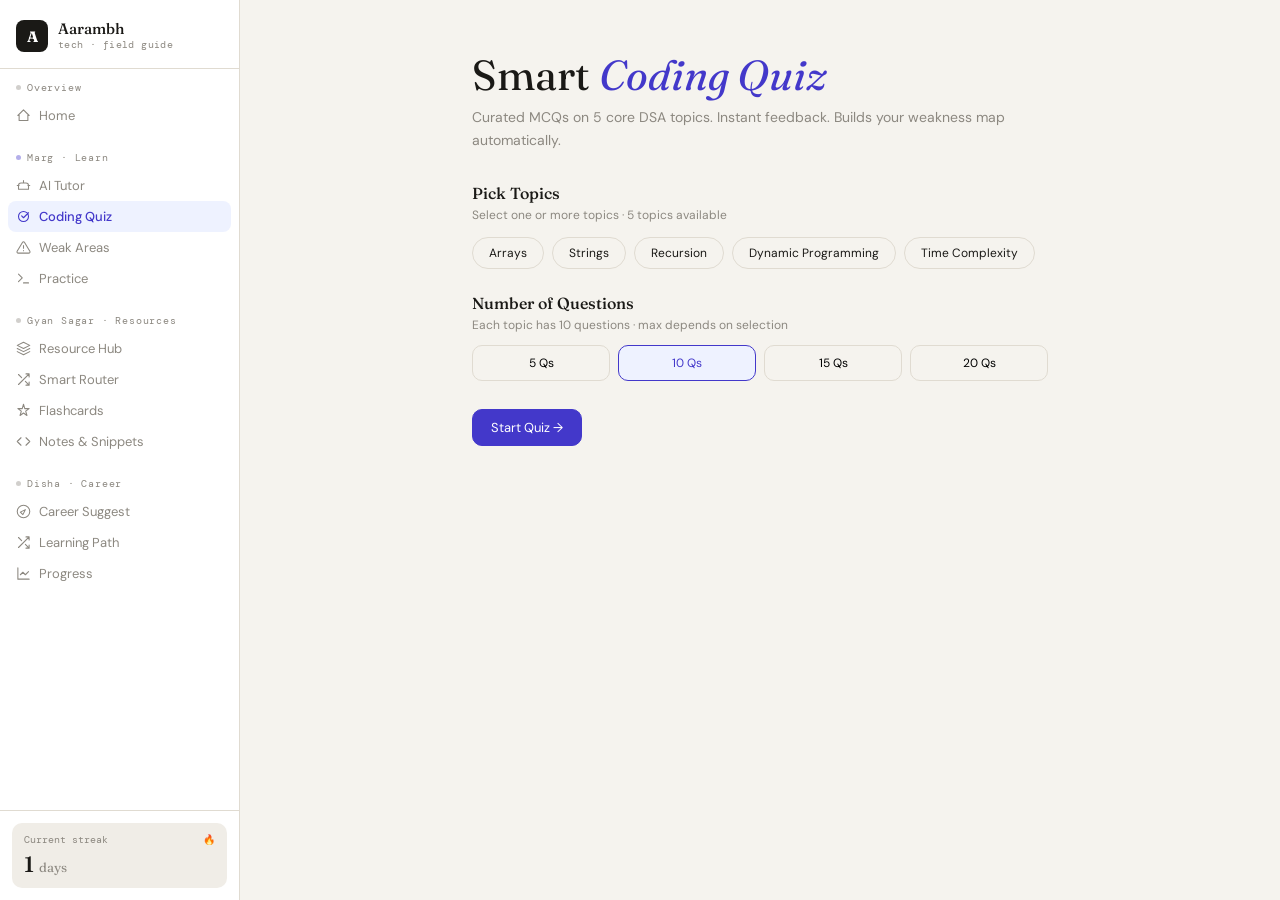
<file: marg/quiz.html>
<!DOCTYPE html>
<html lang="en">
<head>
<meta charset="UTF-8"/>
<meta name="viewport" content="width=device-width,initial-scale=1"/>
<title>Quiz · Aarambh</title>
<link rel="preconnect" href="https://fonts.googleapis.com"/>
<link href="https://fonts.googleapis.com/css2?family=Fraunces:ital,wght@0,400;0,500;0,700;1,400;1,500&family=DM+Mono:wght@400;500&family=DM+Sans:wght@400;500;600&display=swap" rel="stylesheet"/>
<style>
*,*::before,*::after{box-sizing:border-box;margin:0;padding:0}
:root{
  --bg:#F5F3EE;--surface:#FFFFFF;--surface2:#F0EDE7;--border:#E0DBD1;
  --fg:#1A1916;--muted:#8C8880;--marg:#4338CA;--marg2:#EEF2FF;
  --green:#16A34A;--red:#DC2626;--amber:#D97706;
  --sidebar:240px;--font:'DM Sans',sans-serif;--mono:'DM Mono',monospace;--serif:'Fraunces',serif;
}
body{font-family:var(--font);background:var(--bg);color:var(--fg);min-height:100vh;display:flex;overflow-x:hidden}
.sidebar{width:var(--sidebar);min-height:100vh;background:var(--surface);border-right:1px solid var(--border);display:flex;flex-direction:column;position:fixed;left:0;top:0;bottom:0;z-index:100;overflow-y:auto}
.sidebar-header{padding:20px 16px 16px;border-bottom:1px solid var(--border);display:flex;align-items:center;gap:10px}
.logo-mark{width:32px;height:32px;background:var(--fg);color:var(--surface);border-radius:8px;display:grid;place-items:center;font-family:var(--serif);font-size:15px;font-weight:700;flex-shrink:0}
.logo-text .name{display:block;font-family:var(--serif);font-size:15px;font-weight:500;line-height:1.1}
.logo-text .sub{display:block;font-size:10px;color:var(--muted);font-family:var(--mono);letter-spacing:.04em}
.sidebar-nav{flex:1;padding:12px 8px;overflow-y:auto}
.nav-section{margin-bottom:20px}
.nav-section-title{font-size:10px;color:var(--muted);font-family:var(--mono);letter-spacing:.08em;padding:0 8px;margin-bottom:6px;display:flex;align-items:center;gap:6px}
.dot{width:5px;height:5px;border-radius:50%;background:currentColor;opacity:.4}
.nav-link{display:flex;align-items:center;gap:8px;padding:7px 8px;border-radius:8px;font-size:13px;color:var(--muted);cursor:pointer;transition:all .15s;text-decoration:none;width:100%}
.nav-link:hover{background:var(--surface2);color:var(--fg)}
.nav-link.active{background:var(--marg2);color:var(--marg);font-weight:500}
.nav-icon{width:15px;height:15px;stroke:currentColor;flex-shrink:0;fill:none;stroke-width:1.7;stroke-linecap:round;stroke-linejoin:round}
.sidebar-footer{padding:12px;border-top:1px solid var(--border)}
.streak-card{background:var(--surface2);border-radius:10px;padding:10px 12px}
.streak-label{display:flex;justify-content:space-between;font-size:10px;color:var(--muted);font-family:var(--mono);margin-bottom:4px}
.streak-value{font-family:var(--serif);font-size:22px;font-weight:500}
.streak-value span{font-size:13px;font-weight:400;color:var(--muted)}
.main{margin-left:var(--sidebar);flex:1;min-height:100vh;overflow-y:auto}
.page-wrap{max-width:640px;margin:0 auto;padding:40px 32px 80px}
.step-label{font-family:var(--mono);font-size:10px;color:var(--muted);letter-spacing:.08em;margin-bottom:12px}
.page-title{font-family:var(--serif);font-size:42px;font-weight:400;line-height:1.1;margin-bottom:8px}
.page-title em{color:var(--marg);font-style:italic}
.page-subtitle{font-size:14px;color:var(--muted);margin-bottom:32px;line-height:1.6}
.btn{display:inline-flex;align-items:center;gap:6px;padding:9px 18px;border-radius:10px;border:1.5px solid var(--border);background:transparent;font-family:var(--font);font-size:13px;cursor:pointer;transition:all .15s;color:var(--fg);text-decoration:none}
.btn:hover{border-color:var(--fg);background:var(--surface)}
.btn-marg{background:var(--marg);color:#fff;border-color:var(--marg)}
.btn-marg:hover{background:#3730A3;border-color:#3730A3;color:#fff}
.topic-selector{display:flex;flex-wrap:wrap;gap:8px;margin:14px 0 24px}
.topic-btn{padding:7px 16px;border-radius:20px;border:1.5px solid var(--border);background:transparent;cursor:pointer;font-size:12px;font-family:var(--font);transition:all .15s;color:var(--fg)}
.topic-btn.selected{background:var(--marg);color:#fff;border-color:var(--marg)}
.topic-btn:hover:not(.selected){border-color:var(--marg);color:var(--marg)}
.row-btns{display:flex;gap:8px;margin:12px 0 20px;flex-wrap:wrap}
.row-btn{flex:1;min-width:70px;padding:9px;border-radius:10px;border:1.5px solid var(--border);background:transparent;cursor:pointer;font-size:12px;font-family:var(--font);text-align:center;transition:all .15s}
.row-btn.selected{border-color:var(--marg);background:var(--marg2);color:var(--marg)}
.row-btn:hover:not(.selected){border-color:var(--marg);color:var(--marg)}
.section-h{font-family:var(--serif);font-size:16px;font-weight:500;margin:20px 0 4px}
.section-sub{font-size:12px;color:var(--muted);margin-bottom:0}
.err-msg{color:var(--red);font-size:12px;margin-top:8px;font-family:var(--mono)}
.progress-bar-wrap{height:4px;background:var(--border);border-radius:2px;margin:10px 0 18px}
.progress-bar{height:100%;background:var(--marg);border-radius:2px;transition:width .3s ease}
.meta-row{display:flex;justify-content:space-between;font-size:12px;color:var(--muted);font-family:var(--mono)}
.q-card{background:var(--surface);border:1px solid var(--border);border-radius:16px;padding:28px;animation:fadeUp .2s ease}
@keyframes fadeUp{from{opacity:0;transform:translateY(8px)}to{opacity:1;transform:translateY(0)}}
.q-meta{font-size:11px;font-family:var(--mono);color:var(--muted);margin-bottom:10px;text-transform:uppercase;letter-spacing:.06em}
.q-text{font-family:var(--serif);font-size:22px;font-weight:500;line-height:1.4;margin-bottom:20px}
.opts{display:flex;flex-direction:column;gap:8px}
.opt{display:flex;align-items:center;gap:10px;padding:11px 14px;border:1.5px solid var(--border);border-radius:10px;font-family:var(--font);font-size:13px;background:transparent;cursor:pointer;transition:all .15s;text-align:left;width:100%;color:var(--fg)}
.opt:hover:not(:disabled){border-color:var(--marg);background:var(--marg2)}
.opt:disabled{cursor:default}
.opt.correct{border-color:var(--green)!important;background:#F0FDF4!important;color:#14532D}
.opt.wrong{border-color:var(--red)!important;background:#FEF2F2!important;color:#7F1D1D}
.badge{min-width:22px;height:22px;border-radius:6px;background:var(--surface2);display:grid;place-items:center;font-size:11px;font-weight:500;font-family:var(--mono);flex-shrink:0}
.feedback{display:none;margin:16px 0;padding:14px 16px;border-radius:10px;background:var(--surface2);font-size:13px;gap:10px;align-items:flex-start;line-height:1.6}
.feedback.show{display:flex}
.feedback.correct-fb{background:#F0FDF4;border-left:3px solid var(--green)}
.feedback.wrong-fb{background:#FEF2F2;border-left:3px solid var(--red)}
.results-card{text-align:center;padding:40px 28px;background:var(--surface);border:1px solid var(--border);border-radius:16px}
.results-score{font-size:72px;font-family:var(--serif);line-height:1}
.results-breakdown{display:flex;gap:24px;justify-content:center;margin:24px 0}
.rb-item{text-align:center}
.rb-val{font-size:28px;font-weight:600;font-family:var(--serif)}
.rb-lbl{font-size:11px;color:var(--muted);font-family:var(--mono)}
.btn-row{display:flex;gap:10px;justify-content:center;flex-wrap:wrap;margin-top:20px}
.code-q{background:#1C1C1E;color:#E5E5E5;border-radius:8px;padding:12px 14px;font-family:var(--mono);font-size:12px;margin:8px 0 16px;overflow-x:auto;white-space:pre;line-height:1.6}
.topic-tag{display:inline-block;padding:2px 8px;border-radius:6px;font-size:10px;font-family:var(--mono);background:var(--marg2);color:var(--marg);margin-bottom:16px}
</style>
</head>
<body>

<aside class="sidebar">
  <div class="sidebar-header">
    <div class="logo-mark">A</div>
    <div class="logo-text">
      <span class="name">Aarambh</span>
      <span class="sub">tech · field guide</span>
    </div>
  </div>
  <nav class="sidebar-nav">
    <div class="nav-section">
      <div class="nav-section-title"><span class="dot"></span>Overview</div>
      <a class="nav-link" href="../index.html">
        <svg class="nav-icon" viewBox="0 0 24 24"><path d="M3 12l9-9 9 9M5 10v10h14V10"/></svg><span>Home</span>
      </a>
    </div>
    <div class="nav-section">
      <div class="nav-section-title"><span class="dot" style="background:var(--marg)"></span>Marg · Learn</div>
      <a class="nav-link" href="tutor.html">
        <svg class="nav-icon" viewBox="0 0 24 24"><path d="M12 8V4M5 12H2m20 0h-3M8 8h8a4 4 0 014 4v6H4v-6a4 4 0 014-4z"/></svg><span>AI Tutor</span>
      </a>
      <a class="nav-link active" href="quiz.html">
        <svg class="nav-icon" viewBox="0 0 24 24"><path d="M9 11l3 3 8-8M4 12a8 8 0 1016 0 8 8 0 00-16 0z"/></svg><span>Coding Quiz</span>
      </a>
      <a class="nav-link" href="weakness.html">
        <svg class="nav-icon" viewBox="0 0 24 24"><path d="M12 9v4m0 4h.01M10.3 3.86L1.82 18a2 2 0 001.71 3h16.94a2 2 0 001.71-3L13.7 3.86a2 2 0 00-3.4 0z"/></svg><span>Weak Areas</span>
      </a>
      <a class="nav-link" href="practice.html">
        <svg class="nav-icon" viewBox="0 0 24 24"><path d="M4 17l6-6-6-6m8 14h8"/></svg><span>Practice</span>
      </a>
    </div>
    <div class="nav-section">
      <div class="nav-section-title"><span class="dot"></span>Gyan Sagar · Resources</div>
      <a class="nav-link" href="../gyan/hub.html">
        <svg class="nav-icon" viewBox="0 0 24 24"><path d="M12 2L2 7l10 5 10-5-10-5zM2 17l10 5 10-5M2 12l10 5 10-5"/></svg><span>Resource Hub</span>
      </a>
      <a class="nav-link" href="../gyan/router.html">
        <svg class="nav-icon" viewBox="0 0 24 24"><path d="M16 3h5v5M4 20L21 3M21 16v5h-5M15 15l6 6M4 4l5 5"/></svg><span>Smart Router</span>
      </a>
      <a class="nav-link" href="../gyan/flashcards.html">
        <svg class="nav-icon" viewBox="0 0 24 24"><path d="M12 2l2 7h7l-5.5 4 2 7L12 16l-5.5 4 2-7L3 9h7z"/></svg><span>Flashcards</span>
      </a>
      <a class="nav-link" href="../gyan/snippets.html">
        <svg class="nav-icon" viewBox="0 0 24 24"><path d="M16 18l6-6-6-6M8 6l-6 6 6 6"/></svg><span>Notes & Snippets</span>
      </a>
    </div>
    <div class="nav-section">
      <div class="nav-section-title"><span class="dot"></span>Disha · Career</div>
      <a class="nav-link" href="../disha/career.html">
        <svg class="nav-icon" viewBox="0 0 24 24"><path d="M12 2a10 10 0 100 20 10 10 0 000-20zm3 7l-4 8-4-4 8-4z"/></svg><span>Career Suggest</span>
      </a>
      <a class="nav-link" href="../disha/path.html">
        <svg class="nav-icon" viewBox="0 0 24 24"><path d="M16 3h5v5M4 20L21 3M21 16v5h-5M15 15l6 6M4 4l5 5"/></svg><span>Learning Path</span>
      </a>
      <a class="nav-link" href="../disha/dashboard.html">
        <svg class="nav-icon" viewBox="0 0 24 24"><path d="M3 3v18h18M7 14l4-4 4 4 5-5"/></svg><span>Progress</span>
      </a>
    </div>
  </nav>
  <div class="sidebar-footer">
    <div class="streak-card">
      <div class="streak-label"><span>Current streak</span>🔥</div>
      <div class="streak-value" id="streak-val">0 <span>days</span></div>
    </div>
  </div>
</aside>

<div class="main">
  <div class="page-wrap">
    <div class="step-label"></div>
    <h1 class="page-title">Smart <em>Coding Quiz</em></h1>
    <p class="page-subtitle">Curated MCQs on 5 core DSA topics. Instant feedback. Builds your weakness map automatically.</p>

    <!-- SETUP -->
    <div id="setup-section">
      <div class="section-h">Pick Topics</div>
      <p class="section-sub">Select one or more topics · 5 topics available</p>
      <div class="topic-selector" id="topic-selector">
        <button class="topic-btn" data-topic="Arrays">Arrays</button>
        <button class="topic-btn" data-topic="Strings">Strings</button>
        <button class="topic-btn" data-topic="Recursion">Recursion</button>
        <button class="topic-btn" data-topic="Dynamic Programming">Dynamic Programming</button>
        <button class="topic-btn" data-topic="Time Complexity">Time Complexity</button>
      </div>

      <div class="section-h">Number of Questions</div>
      <p class="section-sub" style="margin-bottom:0">Each topic has 10 questions · max depends on selection</p>
      <div class="row-btns">
        <button class="row-btn" data-count="5">5 Qs</button>
        <button class="row-btn selected" data-count="10">10 Qs</button>
        <button class="row-btn" data-count="15">15 Qs</button>
        <button class="row-btn" data-count="20">20 Qs</button>
      </div>

      <div id="setup-error" class="err-msg"></div>
      <button class="btn btn-marg" style="margin-top:8px" onclick="startQuiz()">Start Quiz →</button>
    </div>

    <!-- QUIZ ACTIVE -->
    <div id="quiz-section" style="display:none">
      <div class="meta-row">
        <span>question <strong id="q-current" style="color:var(--fg)">1</strong> / <span id="q-total">10</span></span>
        <span>score <strong id="q-score" style="color:var(--marg)">0</strong></span>
      </div>
      <div class="progress-bar-wrap"><div class="progress-bar" id="progress-bar" style="width:0%"></div></div>

      <div class="q-card" id="q-card">
        <div class="q-meta" id="q-meta-label"></div>
        <div class="q-text" id="q-text"></div>
        <div id="q-code" class="code-q" style="display:none"></div>
        <div class="opts" id="opts-container"></div>
        <div class="feedback" id="feedback-box">
          <span style="font-size:16px">💡</span>
          <div>
            <strong id="feedback-verdict"></strong>
            <p id="feedback-text" style="margin:4px 0 0;color:var(--muted)"></p>
          </div>
        </div>
        <div style="margin-top:16px">
          <button class="btn btn-marg" id="next-btn" style="display:none" onclick="nextQuestion()">Next →</button>
        </div>
      </div>
    </div>

    <!-- RESULTS -->
    <div id="results-section" style="display:none">
      <div class="results-card">
        <div class="results-score" id="results-score">0/0</div>
        <div style="font-size:13px;color:var(--muted);margin-top:6px;font-family:var(--mono)">Quiz Complete! 🎉</div>
        <div class="results-breakdown" id="results-breakdown"></div>
        <div id="topic-breakdown" style="margin:20px 0;text-align:left"></div>
        <div class="btn-row">
          <button class="btn btn-marg" onclick="retakeQuiz()">Retake Quiz</button>
          <a class="btn" href="weakness.html">View Weakness Map →</a>
        </div>
      </div>
    </div>
  </div>
</div>

<script>
// ── QUESTION BANK ──────────────────────────────────────────────────────────────
const QUESTION_BANK = {
  "Arrays": [
    {
      question: "What is the time complexity of accessing an element by index in an array?",
      code: "",
      options: ["O(n)", "O(log n)", "O(1)", "O(n²)"],
      correct: 2,
      difficulty: "easy",
      explanation: "Arrays store elements in contiguous memory, so any index can be reached in constant time O(1) with direct address calculation."
    },
    {
      question: "What does this function return for arr = [3, 1, 4, 1, 5, 9, 2, 6]?",
      code: "def mystery(arr):\n    res = arr[0]\n    for x in arr:\n        if x > res:\n            res = x\n    return res",
      options: ["3", "9", "6", "1"],
      correct: 1,
      difficulty: "easy",
      explanation: "The function iterates through the array tracking the maximum value. 9 is the largest element."
    },
    {
      question: "Which operation is most expensive for a dynamic array (ArrayList) when inserting at the beginning?",
      code: "",
      options: ["O(1) amortized", "O(log n)", "O(n)", "O(n²)"],
      correct: 2,
      difficulty: "medium",
      explanation: "Inserting at the beginning requires shifting all existing elements one position to the right — O(n) time."
    },
    {
      question: "What is the output of this code?",
      code: "arr = [1, 2, 3, 4, 5]\nprint(arr[-2])",
      options: ["4", "5", "2", "Error"],
      correct: 0,
      difficulty: "easy",
      explanation: "In Python, negative indexing goes from the end. arr[-1] = 5, arr[-2] = 4."
    },
    {
      question: "For finding if a subarray with sum = k exists, which approach gives O(n) time?",
      code: "",
      options: ["Brute force (two loops)", "Sorting first", "Prefix sum with hash map", "Binary search"],
      correct: 2,
      difficulty: "medium",
      explanation: "Using a prefix sum and a hash map, we check if (currentSum - k) exists in the map — a single O(n) pass."
    },
    {
      question: "What is the output?",
      code: "arr = [10, 20, 30, 40, 50]\nprint(arr[1:4])",
      options: ["[10, 20, 30]", "[20, 30, 40]", "[20, 30, 40, 50]", "[10, 20, 30, 40]"],
      correct: 1,
      difficulty: "easy",
      explanation: "Python slicing arr[1:4] returns elements at indices 1, 2, 3 → [20, 30, 40]. The end index is exclusive."
    },
    {
      question: "Which algorithm finds the maximum subarray sum in O(n) time?",
      code: "",
      options: ["Merge Sort approach", "Kadane's Algorithm", "Divide and Conquer (O(n log n))", "Greedy with sorting"],
      correct: 1,
      difficulty: "medium",
      explanation: "Kadane's Algorithm maintains a running max and resets to 0 when sum drops below 0, achieving O(n) time."
    },
    {
      question: "What is the space complexity of reversing an array in-place?",
      code: "",
      options: ["O(n)", "O(log n)", "O(1)", "O(n²)"],
      correct: 2,
      difficulty: "easy",
      explanation: "In-place reversal uses only a single temp variable (two-pointer swap), requiring O(1) extra space."
    },
    {
      question: "What does this two-pointer code count?",
      code: "def count(arr, target):\n    l, r = 0, len(arr) - 1\n    count = 0\n    while l < r:\n        if arr[l] + arr[r] == target:\n            count += 1\n            l += 1; r -= 1\n        elif arr[l] + arr[r] < target:\n            l += 1\n        else:\n            r -= 1\n    return count",
      options: ["Count of elements equal to target", "Count of pairs summing to target (sorted array)", "Count of subarrays with sum = target", "Count of inversions"],
      correct: 1,
      difficulty: "medium",
      explanation: "This two-pointer approach works on a sorted array and counts distinct pairs (arr[l], arr[r]) that sum to the target."
    },
    {
      question: "Rotating an array of size n by k positions to the right — what is the most space-efficient method?",
      code: "",
      options: ["Extra array copy", "One element at a time (O(nk))", "Reverse the whole array, then reverse parts", "Circular linked list conversion"],
      correct: 2,
      difficulty: "hard",
      explanation: "The reversal trick: reverse entire array, reverse first k elements, reverse remaining n-k. O(n) time, O(1) space."
    }
  ],

  "Strings": [
    {
      question: "What is the time complexity of checking if two strings are anagrams using character count?",
      code: "",
      options: ["O(n log n)", "O(n)", "O(n²)", "O(1)"],
      correct: 1,
      difficulty: "easy",
      explanation: "Count character frequencies for both strings (O(n) each) and compare counts. Total O(n)."
    },
    {
      question: "What does this function return for s = 'racecar'?",
      code: "def check(s):\n    return s == s[::-1]",
      options: ["False", "True", "Error", "'racecar'"],
      correct: 1,
      difficulty: "easy",
      explanation: "s[::-1] reverses the string. 'racecar' reversed is 'racecar', so the comparison is True — it's a palindrome."
    },
    {
      question: "Which algorithm finds all occurrences of a pattern in a string in O(n + m) time?",
      code: "",
      options: ["Brute force", "Binary Search", "KMP (Knuth-Morris-Pratt)", "Bubble sort based"],
      correct: 2,
      difficulty: "hard",
      explanation: "KMP uses a prefix table (failure function) to avoid redundant comparisons, achieving O(n + m) where n = text length, m = pattern length."
    },
    {
      question: "What is the output?",
      code: "s = 'Hello World'\nprint(s.lower().split())",
      options: ["['hello', 'world']", "['Hello', 'World']", "['hello world']", "Error"],
      correct: 0,
      difficulty: "easy",
      explanation: "lower() converts to 'hello world', then split() splits by whitespace → ['hello', 'world']."
    },
    {
      question: "For finding the longest palindromic substring, which approach works in O(n²)?",
      code: "",
      options: ["Brute force O(n³)", "Expand around center", "KMP algorithm", "Hashing alone"],
      correct: 1,
      difficulty: "medium",
      explanation: "Expand-around-center checks both odd and even length palindromes from each center — O(n) centers × O(n) expansion = O(n²), O(1) space."
    },
    {
      question: "What does 'immutable' mean for strings in Python/Java?",
      code: "",
      options: ["Strings can be modified in place", "Once created, a string's contents cannot be changed", "Strings are automatically sorted", "Strings cannot contain numbers"],
      correct: 1,
      difficulty: "easy",
      explanation: "In Python and Java, strings are immutable — any operation that 'modifies' a string creates a new string object."
    },
    {
      question: "What is the output of this code?",
      code: "s = 'abcdef'\nprint(s[::2])",
      options: ["'ace'", "'bdf'", "'abcdef'", "'fedcba'"],
      correct: 0,
      difficulty: "medium",
      explanation: "s[::2] steps through the string with step=2: index 0='a', 2='c', 4='e' → 'ace'."
    },
    {
      question: "To count the frequency of each character in a string most efficiently, you should use:",
      code: "",
      options: ["Nested loops O(n²)", "Sorting O(n log n)", "Hash map / Counter O(n)", "Binary search O(log n)"],
      correct: 2,
      difficulty: "easy",
      explanation: "A hash map (or Python's Counter) counts each character in a single O(n) pass through the string."
    },
    {
      question: "What is the minimum number of operations to convert 'kitten' to 'sitting' (edit distance)?",
      code: "",
      options: ["2", "3", "4", "5"],
      correct: 1,
      difficulty: "hard",
      explanation: "Edit distance (Levenshtein) between 'kitten' and 'sitting' is 3: substitute k→s, substitute e→i, insert g."
    },
    {
      question: "Which approach finds the longest common substring of two strings in O(n×m) time?",
      code: "",
      options: ["KMP algorithm", "Dynamic Programming with 2D table", "Two pointer approach", "Binary search on length"],
      correct: 1,
      difficulty: "hard",
      explanation: "A 2D DP table where dp[i][j] = length of longest common substring ending at s1[i] and s2[j] gives O(n×m) time and space."
    }
  ],

  "Recursion": [
    {
      question: "What is the output of this recursive function with n=4?",
      code: "def f(n):\n    if n == 0:\n        return 0\n    return n + f(n - 1)",
      options: ["6", "10", "4", "24"],
      correct: 1,
      difficulty: "easy",
      explanation: "f(4) = 4 + f(3) = 4 + 3 + f(2) = 4+3+2+f(1) = 4+3+2+1+f(0) = 10. This computes the sum 1+2+...+n."
    },
    {
      question: "What happens if a recursive function has no base case?",
      code: "",
      options: ["Returns 0 by default", "Runs infinitely until stack overflow", "Automatically returns None", "Compiles but gives wrong answer"],
      correct: 1,
      difficulty: "easy",
      explanation: "Without a base case, the recursion never terminates, causing each call to stack up until a StackOverflow error occurs."
    },
    {
      question: "What does this function compute?",
      code: "def mystery(n):\n    if n <= 1:\n        return 1\n    return mystery(n-1) + mystery(n-2)",
      options: ["Power of 2", "Fibonacci number", "Factorial", "Sum 1 to n"],
      correct: 1,
      difficulty: "easy",
      explanation: "mystery(n) = mystery(n-1) + mystery(n-2) with base cases mystery(0)=mystery(1)=1. This is the Fibonacci sequence."
    },
    {
      question: "What is the time complexity of the naive recursive Fibonacci?",
      code: "def fib(n):\n    if n <= 1: return n\n    return fib(n-1) + fib(n-2)",
      options: ["O(n)", "O(n log n)", "O(2^n)", "O(n²)"],
      correct: 2,
      difficulty: "medium",
      explanation: "Each call branches into 2, creating a binary tree of depth n. Total calls ≈ 2^n, so time complexity is O(2^n)."
    },
    {
      question: "What is the space complexity of a recursive function with depth d and no extra data structures?",
      code: "",
      options: ["O(1)", "O(d) — call stack", "O(d²)", "O(2^d)"],
      correct: 1,
      difficulty: "medium",
      explanation: "Each recursive call adds a frame to the call stack. At most d frames exist simultaneously, so space complexity is O(d)."
    },
    {
      question: "What is the output of f(5) here?",
      code: "def f(n):\n    if n == 0:\n        return 1\n    return n * f(n-1)",
      options: ["120", "25", "15", "5"],
      correct: 0,
      difficulty: "easy",
      explanation: "This is the factorial function. f(5) = 5×4×3×2×1 = 120."
    },
    {
      question: "Tail recursion is better than regular recursion because:",
      code: "",
      options: ["It uses more memory", "Compilers can optimize it to use O(1) stack space", "It runs twice as fast always", "It doesn't need a base case"],
      correct: 1,
      difficulty: "medium",
      explanation: "When a recursive call is the last operation (tail call), compilers can reuse the current stack frame instead of creating a new one, giving O(1) space."
    },
    {
      question: "How many times is 'Hello' printed?",
      code: "def f(n):\n    if n <= 0:\n        return\n    print('Hello')\n    f(n - 2)\n    f(n - 2)\n\nf(3)",
      options: ["2", "3", "4", "6"],
      correct: 1,
      difficulty: "hard",
      explanation: "f(3): print Hello, call f(1) and f(1). f(1): print Hello, call f(-1)×2 (both return). So total = 1 (from f(3)) + 1 (from first f(1)) + 1 (from second f(1)) = 3."
    },
    {
      question: "Which technique converts an exponential recursive solution to polynomial time by caching results?",
      code: "",
      options: ["Tail recursion", "Memoization", "Backtracking", "Divide and conquer"],
      correct: 1,
      difficulty: "medium",
      explanation: "Memoization stores results of subproblems so they're not recomputed. Fibonacci goes from O(2^n) to O(n) with memoization."
    },
    {
      question: "What is the output of this recursive function?",
      code: "def f(n):\n    if n == 1:\n        return\n    f(n // 2)\n    print(n % 2, end='')\n\nf(13)",
      options: ["101", "1101", "110", "011"],
      correct: 1,
      difficulty: "hard",
      explanation: "This prints the binary representation of 13. 13 in binary is 1101. The recursion unwraps: f(13)→f(6)→f(3)→f(1), then prints 1,1,0,1."
    }
  ],

  "Dynamic Programming": [
    {
      question: "What is the main idea behind Dynamic Programming?",
      code: "",
      options: ["Always use recursion", "Break problem into subproblems and reuse solutions", "Sort data first, then solve", "Use extra threads for parallel computation"],
      correct: 1,
      difficulty: "easy",
      explanation: "DP solves complex problems by breaking them into overlapping subproblems, solving each once, and storing results to avoid redundant computation."
    },
    {
      question: "What is the time complexity of computing Fibonacci using DP (bottom-up)?",
      code: "",
      options: ["O(2^n)", "O(n²)", "O(n)", "O(log n)"],
      correct: 2,
      difficulty: "easy",
      explanation: "Bottom-up DP computes each Fibonacci number once from fib[0] to fib[n], storing in an array — O(n) time and O(n) space (or O(1) with optimization)."
    },
    {
      question: "For the 0/1 Knapsack problem with n items and capacity W, what is the DP time complexity?",
      code: "",
      options: ["O(n + W)", "O(n × W)", "O(n²)", "O(2^n)"],
      correct: 1,
      difficulty: "medium",
      explanation: "The DP table has n rows × W+1 columns, and each cell is filled in O(1). Total: O(n × W)."
    },
    {
      question: "What is the value of dp[4] in this Coin Change DP (coins=[1,2,5], amount=4)?",
      code: "dp = [inf] * (amount + 1)\ndp[0] = 0\nfor coin in coins:\n    for x in range(coin, amount+1):\n        dp[x] = min(dp[x], dp[x-coin]+1)",
      options: ["1", "2", "4", "3"],
      correct: 1,
      difficulty: "medium",
      explanation: "Minimum coins for 4: dp[4] = dp[2]+1 = 2 (using coin 2 twice). Result is 2."
    },
    {
      question: "The Longest Common Subsequence (LCS) of 'ABCBDAB' and 'BDCAB' has what length?",
      code: "",
      options: ["3", "4", "5", "2"],
      correct: 1,
      difficulty: "hard",
      explanation: "LCS of 'ABCBDAB' and 'BDCAB' is 'BCAB' or 'BDAB', length 4."
    },
    {
      question: "What distinguishes 'memoization' from 'tabulation' in DP?",
      code: "",
      options: ["Memoization is bottom-up; tabulation is top-down", "Memoization is top-down recursion with caching; tabulation is bottom-up iteration", "They are identical approaches", "Memoization works only on strings"],
      correct: 1,
      difficulty: "medium",
      explanation: "Memoization = top-down: recursively solve and cache subproblems. Tabulation = bottom-up: fill table iteratively from smallest subproblems."
    },
    {
      question: "Which problem CANNOT be solved efficiently with DP?",
      code: "",
      options: ["Longest Increasing Subsequence", "Shortest path in DAG", "Travelling Salesman (exact, polynomial)", "Edit Distance"],
      correct: 2,
      difficulty: "hard",
      explanation: "TSP has no known polynomial DP solution. DP gives O(2^n × n) which is still exponential — it just prunes the brute-force exponential."
    },
    {
      question: "What does this DP compute for nums=[10,9,2,5,3,7,101,18]?",
      code: "def lis(nums):\n    dp = [1] * len(nums)\n    for i in range(1, len(nums)):\n        for j in range(i):\n            if nums[j] < nums[i]:\n                dp[i] = max(dp[i], dp[j] + 1)\n    return max(dp)",
      options: ["Maximum subarray sum", "Length of longest increasing subsequence", "Number of inversions", "Minimum path sum"],
      correct: 1,
      difficulty: "medium",
      explanation: "This is the O(n²) DP for Longest Increasing Subsequence. For [10,9,2,5,3,7,101,18], LIS = 4 (e.g. 2,3,7,101)."
    },
    {
      question: "Two conditions required for DP to be applicable are:",
      code: "",
      options: ["Sorting + Greedy choice", "Optimal substructure + Overlapping subproblems", "Recursion + Backtracking", "Divide and conquer + Linear scan"],
      correct: 1,
      difficulty: "medium",
      explanation: "DP requires: (1) Optimal substructure — optimal solution contains optimal solutions to subproblems, and (2) Overlapping subproblems — same subproblems recur."
    },
    {
      question: "Space-optimized DP for Fibonacci needs only how many variables?",
      code: "",
      options: ["n variables", "3 variables", "2 variables", "log n variables"],
      correct: 2,
      difficulty: "easy",
      explanation: "fib(n) only depends on fib(n-1) and fib(n-2), so we only need two variables: prev and curr — O(1) space."
    }
  ],

  "Time Complexity": [
    {
      question: "What is the time complexity of binary search on a sorted array of n elements?",
      code: "",
      options: ["O(n)", "O(n²)", "O(log n)", "O(1)"],
      correct: 2,
      difficulty: "easy",
      explanation: "Binary search halves the search space each step. After k steps, n/2^k = 1, so k = log₂(n). Time complexity: O(log n)."
    },
    {
      question: "What is the time complexity of this code?",
      code: "for i in range(n):\n    for j in range(n):\n        print(i, j)",
      options: ["O(n)", "O(n log n)", "O(n²)", "O(2^n)"],
      correct: 2,
      difficulty: "easy",
      explanation: "Two nested loops each running n times → n × n = n² total iterations. Time complexity: O(n²)."
    },
    {
      question: "Which sorting algorithm has the best average-case time complexity?",
      code: "",
      options: ["Bubble Sort — O(n²)", "Merge Sort — O(n log n)", "Selection Sort — O(n²)", "Insertion Sort — O(n²)"],
      correct: 1,
      difficulty: "easy",
      explanation: "Merge Sort consistently runs in O(n log n) for all cases (best, average, worst). QuickSort is O(n log n) average but O(n²) worst case."
    },
    {
      question: "What is the time complexity of this function?",
      code: "def f(n):\n    i = 1\n    while i < n:\n        i *= 2",
      options: ["O(n)", "O(n²)", "O(log n)", "O(n log n)"],
      correct: 2,
      difficulty: "medium",
      explanation: "i doubles each iteration: 1, 2, 4, 8, ... After k iterations i = 2^k. Loop stops when 2^k ≥ n, so k = log₂(n). Time: O(log n)."
    },
    {
      question: "O(1) space complexity means:",
      code: "",
      options: ["The algorithm uses 1 byte of memory", "Memory usage doesn't grow with input size", "The algorithm runs in 1 second", "Only 1 variable is allowed"],
      correct: 1,
      difficulty: "easy",
      explanation: "O(1) space means constant space — the extra memory used doesn't grow as input size n increases. The number of fixed variables doesn't matter."
    },
    {
      question: "What is the time complexity of inserting into a hash table (average case)?",
      code: "",
      options: ["O(n)", "O(log n)", "O(1)", "O(n²)"],
      correct: 2,
      difficulty: "easy",
      explanation: "Hash tables compute the hash (O(1)) and insert at that bucket (O(1)) on average, assuming a good hash function with minimal collisions."
    },
    {
      question: "What is the time complexity of this code?",
      code: "def f(n):\n    if n <= 1:\n        return\n    f(n // 2)\n    f(n // 2)\n    for i in range(n):\n        pass",
      options: ["O(n log n)", "O(n)", "O(n²)", "O(2^n)"],
      correct: 0,
      difficulty: "hard",
      explanation: "This fits the Master Theorem: T(n) = 2T(n/2) + O(n). Case 2: a=2, b=2, f(n)=n → T(n) = O(n log n)."
    },
    {
      question: "Amortized O(1) for dynamic array append means:",
      code: "",
      options: ["Every single append is exactly O(1)", "On average across many operations, each append costs O(1) time", "Append is never slow", "Array never needs resizing"],
      correct: 1,
      difficulty: "medium",
      explanation: "Occasional resizing takes O(n) but happens rarely. Spreading this cost across all n appends gives O(1) amortized — total cost for n appends is O(n)."
    },
    {
      question: "What is the worst-case time complexity of QuickSort?",
      code: "",
      options: ["O(n log n)", "O(n)", "O(n²)", "O(log n)"],
      correct: 2,
      difficulty: "medium",
      explanation: "QuickSort's worst case occurs when the pivot is always the min or max (already sorted array with bad pivot choice). This gives O(n²) comparisons."
    },
    {
      question: "If an algorithm's runtime doubles every time n increases by 1, its complexity is:",
      code: "",
      options: ["O(n)", "O(n²)", "O(2^n)", "O(log n)"],
      correct: 2,
      difficulty: "medium",
      explanation: "If T(n) = 2×T(n-1), then T(n) grows as 2^n. This is exponential — typical of brute-force recursive solutions without memoization."
    }
  ]
};

// ── STREAK ──────────────────────────────────────────────────────────────────
(function(){
  const today=new Date().toDateString();
  let d=JSON.parse(localStorage.getItem('aarambh_streak')||'{"streak":0,"last":""}');
  const yesterday=new Date(Date.now()-86400000).toDateString();
  if(d.last===today){}
  else if(d.last===yesterday){d.streak++;d.last=today;}
  else{d.streak=1;d.last=today;}
  localStorage.setItem('aarambh_streak',JSON.stringify(d));
  document.getElementById('streak-val').innerHTML=d.streak+' <span>days</span>';
})();

// ── STATE ────────────────────────────────────────────────────────────────────
let selectedTopics=[],questionCount=10;
let quizQuestions=[],currentQ=0,score=0,answered=false,topicResults={};

// Topic buttons
document.querySelectorAll('.topic-btn').forEach(btn=>{
  btn.addEventListener('click',()=>{
    btn.classList.toggle('selected');
    const t=btn.dataset.topic;
    if(btn.classList.contains('selected')) selectedTopics.push(t);
    else selectedTopics=selectedTopics.filter(x=>x!==t);
  });
});

// Count buttons
document.querySelectorAll('.row-btn[data-count]').forEach(btn=>{
  btn.addEventListener('click',()=>{
    document.querySelectorAll('.row-btn[data-count]').forEach(b=>b.classList.remove('selected'));
    btn.classList.add('selected');
    questionCount=parseInt(btn.dataset.count);
  });
});

function shuffleArray(arr){
  const a=[...arr];
  for(let i=a.length-1;i>0;i--){
    const j=Math.floor(Math.random()*(i+1));
    [a[i],a[j]]=[a[j],a[i]];
  }
  return a;
}

function buildQuiz(){
  // Gather questions from selected topics, shuffle each topic pool, interleave
  const pools={};
  for(const t of selectedTopics){
    pools[t]=shuffleArray(QUESTION_BANK[t]);
  }
  const result=[];
  let idx=0;
  while(result.length<questionCount){
    const topic=selectedTopics[idx%selectedTopics.length];
    const pool=pools[topic];
    const qIdx=Math.floor(result.filter(q=>q.topic===topic).length);
    if(qIdx<pool.length){
      result.push({...pool[qIdx],topic});
    }
    idx++;
    // Safety: if we've gone through all topics and still not enough questions, break
    if(idx>questionCount*selectedTopics.length+100) break;
  }
  return result.slice(0,questionCount);
}

function startQuiz(){
  const err=document.getElementById('setup-error');
  if(selectedTopics.length===0){err.textContent='⚠ Please select at least one topic.';return;}
  // Check available questions
  const totalAvailable=selectedTopics.reduce((sum,t)=>sum+(QUESTION_BANK[t]||[]).length,0);
  if(totalAvailable<questionCount){
    err.textContent=`⚠ Only ${totalAvailable} questions available for selected topics. Choose fewer questions or add more topics.`;
    return;
  }
  err.textContent='';
  quizQuestions=buildQuiz();
  currentQ=0;score=0;topicResults={};
  document.getElementById('setup-section').style.display='none';
  document.getElementById('quiz-section').style.display='block';
  document.getElementById('q-total').textContent=quizQuestions.length;
  updateMeta();
  renderQuestion(quizQuestions[0]);
}

function renderQuestion(q){
  answered=false;
  document.getElementById('q-text').textContent=q.question;
  document.getElementById('q-meta-label').textContent=q.topic+' · '+q.difficulty;
  const codeEl=document.getElementById('q-code');
  if(q.code&&q.code.trim()){codeEl.textContent=q.code.trim();codeEl.style.display='block';}
  else codeEl.style.display='none';
  document.getElementById('feedback-box').className='feedback';
  document.getElementById('next-btn').style.display='none';
  const container=document.getElementById('opts-container');
  container.innerHTML='';
  ['A','B','C','D'].forEach((lbl,i)=>{
    if(q.options[i]===undefined) return;
    const btn=document.createElement('button');
    btn.className='opt';
    btn.innerHTML=`<span class="badge">${lbl}</span><span>${q.options[i]}</span>`;
    btn.addEventListener('click',()=>handleAnswer(i,q));
    container.appendChild(btn);
  });
  updateProgress();
}

function handleAnswer(chosen,q){
  if(answered) return;
  answered=true;
  const opts=document.querySelectorAll('.opt');
  opts.forEach(o=>o.disabled=true);
  const correct=chosen===q.correct;
  opts[chosen].classList.add(correct?'correct':'wrong');
  if(!correct) opts[q.correct].classList.add('correct');
  if(!topicResults[q.topic]) topicResults[q.topic]={correct:0,total:0};
  topicResults[q.topic].total++;
  if(correct){score++;topicResults[q.topic].correct++;}
  const fb=document.getElementById('feedback-box');
  fb.classList.add('show',correct?'correct-fb':'wrong-fb');
  document.getElementById('feedback-verdict').textContent=correct?'Correct! 🎉':'Not quite.';
  document.getElementById('feedback-text').textContent=q.explanation;
  document.getElementById('q-score').textContent=score;
  document.getElementById('next-btn').style.display='inline-flex';
}

function nextQuestion(){
  currentQ++;
  if(currentQ>=quizQuestions.length){showResults();return;}
  updateMeta();
  renderQuestion(quizQuestions[currentQ]);
}

function updateMeta(){document.getElementById('q-current').textContent=currentQ+1;}
function updateProgress(){document.getElementById('progress-bar').style.width=((currentQ/quizQuestions.length)*100)+'%';}

function showResults(){
  document.getElementById('quiz-section').style.display='none';
  document.getElementById('results-section').style.display='block';
  document.getElementById('results-score').textContent=score+'/'+quizQuestions.length;
  const pct=Math.round((score/quizQuestions.length)*100);
  document.getElementById('results-breakdown').innerHTML=`
    <div class="rb-item"><div class="rb-val" style="color:var(--green)">${score}</div><div class="rb-lbl">Correct</div></div>
    <div class="rb-item"><div class="rb-val" style="color:var(--red)">${quizQuestions.length-score}</div><div class="rb-lbl">Wrong</div></div>
    <div class="rb-item"><div class="rb-val" style="color:var(--marg)">${pct}%</div><div class="rb-lbl">Accuracy</div></div>`;
  let html='<h3 style="font-family:var(--serif);font-weight:500;margin-bottom:12px">Topic Breakdown</h3>';
  for(const [topic,res] of Object.entries(topicResults)){
    const acc=Math.round((res.correct/res.total)*100);
    const color=acc>=70?'var(--green)':acc>=50?'var(--amber)':'var(--red)';
    html+=`<div style="margin-bottom:14px">
      <div style="display:flex;justify-content:space-between;font-size:12px;margin-bottom:5px">
        <span style="font-weight:500">${topic}</span>
        <span style="color:${color};font-weight:600;font-family:var(--mono)">${res.correct}/${res.total} (${acc}%)</span>
      </div>
      <div style="height:5px;background:var(--border);border-radius:3px">
        <div style="height:100%;width:${acc}%;background:${color};border-radius:3px;transition:width .5s .1s"></div>
      </div>
    </div>`;
  }
  document.getElementById('topic-breakdown').innerHTML=html;
  saveResults();
}

function saveResults(){
  const existing=JSON.parse(localStorage.getItem('aarambh_quiz_history')||'{}');
  for(const [topic,res] of Object.entries(topicResults)){
    if(!existing[topic]) existing[topic]={correct:0,total:0};
    existing[topic].correct+=res.correct;
    existing[topic].total+=res.total;
  }
  localStorage.setItem('aarambh_quiz_history',JSON.stringify(existing));
}

function retakeQuiz(){
  document.getElementById('results-section').style.display='none';
  document.getElementById('quiz-section').style.display='none';
  document.getElementById('setup-section').style.display='block';
  quizQuestions=[];currentQ=0;score=0;topicResults={};
}
</script>
</body>
</html>
</file>
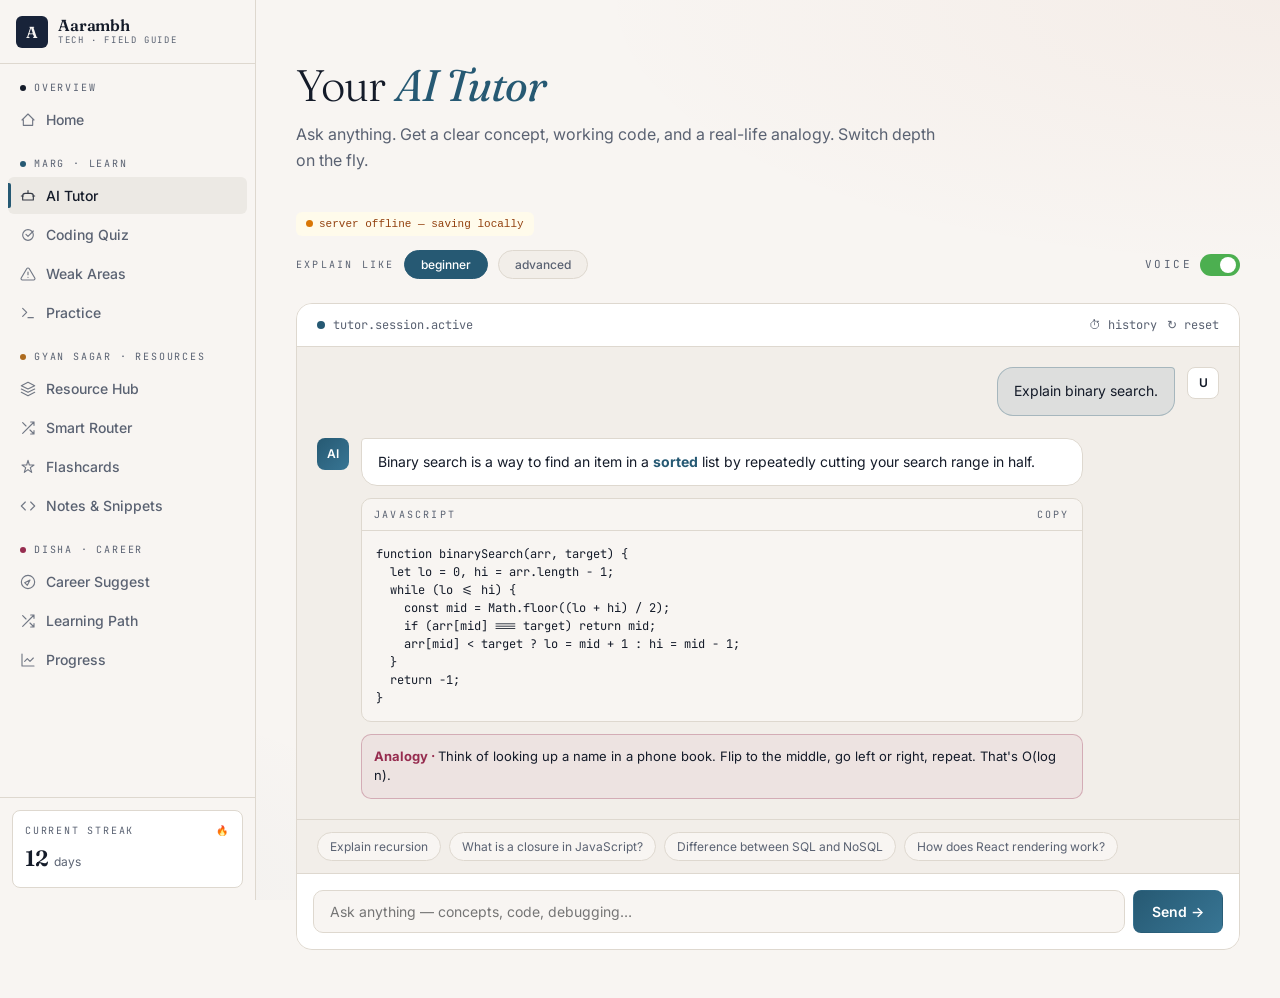
<file: marg/tutor.html>
<!DOCTYPE html>
<html lang="en">
<head>
<meta charset="UTF-8" />
<meta name="viewport" content="width=device-width, initial-scale=1" />
<title>AI Tutor · Aarambh</title>
<link rel="stylesheet" href="../css/shared.css">
<link rel="stylesheet" href="../css/tutor.css">
</head>
<body>
<div class="app">
  <aside class="sidebar">
    <div class="sidebar-header">
      <div class="logo-mark">A</div>
      <div class="logo-text">
        <span class="name">Aarambh</span>
        <span class="sub">tech · field guide</span>
      </div>
    </div>
    <nav class="sidebar-nav">
      <div class="nav-section core">
        <div class="nav-section-title"><span class="dot"></span>Overview</div>
        <a class="nav-link" href="../index.html">
          <svg class="nav-icon" viewBox="0 0 24 24" fill="none" stroke="currentColor" stroke-width="1.7" stroke-linecap="round" stroke-linejoin="round"><path d="M3 12l9-9 9 9M5 10v10h14V10"/></svg>
          <span>Home</span>
        </a>
      </div>
      <div class="nav-section marg">
        <div class="nav-section-title"><span class="dot"></span>Marg · Learn</div>
        <a class="nav-link active" href="../marg/tutor.html">
          <svg class="nav-icon" viewBox="0 0 24 24" fill="none" stroke="currentColor" stroke-width="1.7" stroke-linecap="round" stroke-linejoin="round"><path d="M12 8V4M5 12H2m20 0h-3M8 8h8a4 4 0 014 4v6H4v-6a4 4 0 014-4z"/></svg>
          <span>AI Tutor</span>
        </a>
        <a class="nav-link" href="../marg/quiz.html">
          <svg class="nav-icon" viewBox="0 0 24 24" fill="none" stroke="currentColor" stroke-width="1.7" stroke-linecap="round" stroke-linejoin="round"><path d="M9 11l3 3 8-8M4 12a8 8 0 1016 0 8 8 0 00-16 0z"/></svg>
          <span>Coding Quiz</span>
        </a>
        <a class="nav-link" href="../marg/weakness.html">
          <svg class="nav-icon" viewBox="0 0 24 24" fill="none" stroke="currentColor" stroke-width="1.7" stroke-linecap="round" stroke-linejoin="round"><path d="M12 9v4m0 4h.01M10.3 3.86L1.82 18a2 2 0 001.71 3h16.94a2 2 0 001.71-3L13.7 3.86a2 2 0 00-3.4 0z"/></svg>
          <span>Weak Areas</span>
        </a>
        <a class="nav-link" href="../marg/practice.html">
          <svg class="nav-icon" viewBox="0 0 24 24" fill="none" stroke="currentColor" stroke-width="1.7" stroke-linecap="round" stroke-linejoin="round"><path d="M4 17l6-6-6-6m8 14h8"/></svg>
          <span>Practice</span>
        </a>
      </div>
      <div class="nav-section gyan">
        <div class="nav-section-title"><span class="dot"></span>Gyan Sagar · Resources</div>
        <a class="nav-link" href="../gyan/hub.html">
          <svg class="nav-icon" viewBox="0 0 24 24" fill="none" stroke="currentColor" stroke-width="1.7" stroke-linecap="round" stroke-linejoin="round"><path d="M12 2L2 7l10 5 10-5-10-5zM2 17l10 5 10-5M2 12l10 5 10-5"/></svg>
          <span>Resource Hub</span>
        </a>
        <a class="nav-link" href="../gyan/router.html">
          <svg class="nav-icon" viewBox="0 0 24 24" fill="none" stroke="currentColor" stroke-width="1.7" stroke-linecap="round" stroke-linejoin="round"><path d="M16 3h5v5M4 20L21 3M21 16v5h-5M15 15l6 6M4 4l5 5"/></svg>
          <span>Smart Router</span>
        </a>
        <a class="nav-link" href="../gyan/flashcards.html">
          <svg class="nav-icon" viewBox="0 0 24 24" fill="none" stroke="currentColor" stroke-width="1.7" stroke-linecap="round" stroke-linejoin="round"><path d="M12 2l2 7h7l-5.5 4 2 7L12 16l-5.5 4 2-7L3 9h7z"/></svg>
          <span>Flashcards</span>
        </a>
        <a class="nav-link" href="../gyan/snippets.html">
          <svg class="nav-icon" viewBox="0 0 24 24" fill="none" stroke="currentColor" stroke-width="1.7" stroke-linecap="round" stroke-linejoin="round"><path d="M16 18l6-6-6-6M8 6l-6 6 6 6"/></svg>
          <span>Notes & Snippets</span>
        </a>
      </div>
      <div class="nav-section disha">
        <div class="nav-section-title"><span class="dot"></span>Disha · Career</div>
        <a class="nav-link" href="../disha/career.html">
          <svg class="nav-icon" viewBox="0 0 24 24" fill="none" stroke="currentColor" stroke-width="1.7" stroke-linecap="round" stroke-linejoin="round"><path d="M12 2a10 10 0 100 20 10 10 0 000-20zm3 7l-4 8-4-4 8-4z"/></svg>
          <span>Career Suggest</span>
        </a>
        <a class="nav-link" href="../disha/path.html">
          <svg class="nav-icon" viewBox="0 0 24 24" fill="none" stroke="currentColor" stroke-width="1.7" stroke-linecap="round" stroke-linejoin="round"><path d="M16 3h5v5M4 20L21 3M21 16v5h-5M15 15l6 6M4 4l5 5"/></svg>
          <span>Learning Path</span>
        </a>
        <a class="nav-link" href="../disha/dashboard.html">
          <svg class="nav-icon" viewBox="0 0 24 24" fill="none" stroke="currentColor" stroke-width="1.7" stroke-linecap="round" stroke-linejoin="round"><path d="M3 3v18h18M7 14l4-4 4 4 5-5"/></svg>
          <span>Progress</span>
        </a>
      </div>
    </nav>
    <div class="sidebar-footer">
      <div class="streak-card">
        <div class="streak-label"><span>Current streak</span>🔥</div>
        <div class="streak-value">12 <span>days</span></div>
      </div>
    </div>
  </aside>

  <div class="main">
    <div class="mobile-bar">
      <strong style="font-family:'Fraunces',serif">Aarambh</strong>
      <span class="mono-label">menu</span>
    </div>

    <div class="page-wrap">
      <div class="step-label"></div>
      <h1 class="page-title">Your <em class="marg">AI Tutor</em></h1>
      <p class="page-subtitle">Ask anything. Get a clear concept, working code, and a real-life analogy. Switch depth on the fly.</p>

      <!-- DB status badge -->
      <div id="db-status" style="display:inline-flex;align-items:center;gap:6px;font-size:11px;font-family:monospace;padding:4px 10px;border-radius:6px;background:#f0f0f0;color:#888;margin-bottom:14px">
        <span id="db-dot" style="width:7px;height:7px;border-radius:50%;background:#ccc;display:inline-block"></span>
        <span id="db-label">server connecting…</span>
      </div>

      <div class="toggle-row" style="display:flex;align-items:center;gap:10px;flex-wrap:wrap">
        <span class="mono-label">explain like</span>
        <button class="pill active" id="pill-beginner">beginner</button>
        <button class="pill" id="pill-advanced">advanced</button>

        <div style="margin-left:auto;display:flex;align-items:center;gap:8px">
          <span class="mono-label" style="font-size:11px">voice</span>
          <button id="voice-toggle" title="Toggle voice"
            style="width:40px;height:22px;border-radius:11px;border:none;cursor:pointer;position:relative;background:#4CAF50;transition:background .25s;flex-shrink:0">
            <span id="voice-knob"
              style="position:absolute;top:3px;left:20px;width:16px;height:16px;border-radius:50%;background:#fff;transition:left .25s;display:block"></span>
          </button>
          <button id="stop-voice"
            style="font-size:12px;padding:3px 10px;border-radius:6px;border:1px solid #ddd;background:#fff;cursor:pointer;display:none">
            ⏹ stop
          </button>
        </div>
      </div>

      <div class="chat-card" style="position:relative">
        <div class="chat-head">
          <div class="live" id="voice-status">tutor.session.active</div>
          <div style="display:flex;gap:10px;align-items:center">
            <button id="history-btn" class="mono" style="font-size:12px;color:var(--muted-fg);cursor:pointer">⏱ history</button>
            <button id="reset-btn"   class="mono" style="font-size:12px;color:var(--muted-fg);cursor:pointer">↻ reset</button>
          </div>
        </div>

        <!-- History dropdown -->
        <div id="history-panel" style="display:none;position:absolute;top:44px;right:12px;width:270px;max-height:300px;overflow-y:auto;background:#fff;border:1px solid #e5e5e5;border-radius:10px;padding:12px;z-index:100;box-shadow:0 4px 20px rgba(0,0,0,.12)">
          <div style="font-size:11px;font-weight:600;letter-spacing:.05em;color:#999;margin-bottom:8px">PREVIOUS QUESTIONS</div>
          <div id="history-list"></div>
        </div>

        <div class="chat-body" id="chat-body">
          <div class="msg user">
            <div class="bubble"><div class="text">Explain binary search.</div></div>
            <div class="avatar user">U</div>
          </div>
          <div class="msg">
            <div class="avatar">AI</div>
            <div class="bubble">
              <div class="text">Binary search is a way to find an item in a <strong>sorted</strong> list by repeatedly cutting your search range in half.</div>
              <div class="code-block">
                <div class="code-head"><span class="mono-label">javascript</span><span class="mono-label copy-btn" style="cursor:pointer" onclick="copyCode(this)">copy</span></div>
<pre><code>function binarySearch(arr, target) {
  let lo = 0, hi = arr.length - 1;
  while (lo &lt;= hi) {
    const mid = Math.floor((lo + hi) / 2);
    if (arr[mid] === target) return mid;
    arr[mid] &lt; target ? lo = mid + 1 : hi = mid - 1;
  }
  return -1;
}</code></pre>
              </div>
              <div class="analogy"><strong>Analogy · </strong>Think of looking up a name in a phone book. Flip to the middle, go left or right, repeat. That's O(log n).</div>
            </div>
          </div>
        </div>

        <div class="suggest-row" id="suggest-row">
          <button class="suggest">Explain recursion</button>
          <button class="suggest">What is a closure in JavaScript?</button>
          <button class="suggest">Difference between SQL and NoSQL</button>
          <button class="suggest">How does React rendering work?</button>
        </div>

        <form class="input-row" id="chat-form">
          <input id="chat-input" placeholder="Ask anything — concepts, code, debugging…" autocomplete="off">
          <button type="submit" class="btn btn-marg">Send →</button>
        </form>
      </div>
    </div>
  </div>
</div>

<script>
const GROQ_KEY  = "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";
const SERVER    = "http://localhost:3000";   // ← server chal raha ho tab

// ── DOM refs ─────────────────────────────────
const chatInput    = document.getElementById("chat-input");
const chatBody     = document.getElementById("chat-body");
const chatForm     = document.getElementById("chat-form");
const historyBtn   = document.getElementById("history-btn");
const historyPanel = document.getElementById("history-panel");
const historyList  = document.getElementById("history-list");
const resetBtn     = document.getElementById("reset-btn");
const pillBeginner = document.getElementById("pill-beginner");
const pillAdvanced = document.getElementById("pill-advanced");
const voiceToggle  = document.getElementById("voice-toggle");
const voiceKnob    = document.getElementById("voice-knob");
const stopVoiceBtn = document.getElementById("stop-voice");
const voiceStatus  = document.getElementById("voice-status");
const dbDot        = document.getElementById("db-dot");
const dbLabel      = document.getElementById("db-label");

// ── State ─────────────────────────────────────
let chatHistory   = [];
let userQuestions = [];
let level         = "beginner";
let voiceEnabled  = true;
let serverOnline  = false;

// ── Session ID (per browser tab, resets on reload) ──
const SESSION_ID = "session_" + Date.now() + "_" + Math.random().toString(36).slice(2, 8);

// ════════════════════════════════════════════
//  SERVER HEALTH CHECK
// ════════════════════════════════════════════
async function checkServer() {
  try {
    const res = await fetch(SERVER + "/", { signal: AbortSignal.timeout(3000) });
    if (res.ok) {
      serverOnline = true;
      dbDot.style.background   = "#16A34A";
      dbLabel.textContent      = "MongoDB connected ✓";
      document.getElementById("db-status").style.background = "#F0FDF4";
      document.getElementById("db-status").style.color      = "#166534";
    }
  } catch {
    serverOnline = false;
    dbDot.style.background   = "#D97706";
    dbLabel.textContent      = "server offline — saving locally";
    document.getElementById("db-status").style.background = "#FFFBEB";
    document.getElementById("db-status").style.color      = "#92400E";
  }
}
checkServer();

// ════════════════════════════════════════════
//  SAVE TO MONGODB (via server)
// ════════════════════════════════════════════
async function saveMessageToDB(role, content) {
  if (!serverOnline) return;   // silently skip if server is down
  try {
    await fetch(SERVER + "/api/chat/save", {
      method : "POST",
      headers: { "Content-Type": "application/json" },
      body   : JSON.stringify({ sessionId: SESSION_ID, role, content, level })
    });
  } catch (err) {
    console.warn("DB save failed (chat):", err.message);
  }
}

// ════════════════════════════════════════════
//  VOICE — Web Speech API
// ════════════════════════════════════════════
const synth = window.speechSynthesis;
let voices = [];
function loadVoices() { voices = synth.getVoices(); }
loadVoices();
if (synth.onvoiceschanged !== undefined) synth.onvoiceschanged = loadVoices;

function speak(rawText) {
  if (!voiceEnabled || !synth) return;
  const clean = rawText
    .replace(/```[\s\S]*?```/g, " Code example. ")
    .replace(/\*\*(.+?)\*\*/g, "$1")
    .replace(/`([^`]+)`/g, "$1")
    .replace(/^#{1,4}\s+/gm, "")
    .replace(/^[-•*]\s+/gm, "")
    .replace(/[_~>|]/g, "")
    .replace(/\n{2,}/g, ". ")
    .replace(/\n/g, " ")
    .replace(/\s{2,}/g, " ")
    .trim();
  synth.cancel();
  const utt  = new SpeechSynthesisUtterance(clean);
  utt.lang   = "en-IN";
  utt.rate   = 0.9;
  utt.pitch  = 1;
  const pick =
    voices.find(v => v.lang === "en-IN") ||
    voices.find(v => v.name.toLowerCase().includes("google") && v.lang.startsWith("en")) ||
    voices.find(v => v.lang.startsWith("en")) || null;
  if (pick) utt.voice = pick;
  utt.onstart = () => { voiceStatus.textContent = "🔊 speaking…"; stopVoiceBtn.style.display = "inline-block"; };
  utt.onend = utt.onerror = () => { voiceStatus.textContent = "tutor.session.active"; stopVoiceBtn.style.display = "none"; };
  synth.speak(utt);
}

stopVoiceBtn.addEventListener("click", () => {
  synth.cancel();
  voiceStatus.textContent = "tutor.session.active";
  stopVoiceBtn.style.display = "none";
});

voiceToggle.addEventListener("click", () => {
  voiceEnabled = !voiceEnabled;
  voiceToggle.style.background = voiceEnabled ? "#4CAF50" : "#ccc";
  voiceKnob.style.left         = voiceEnabled ? "20px"   : "3px";
  if (!voiceEnabled) { synth.cancel(); stopVoiceBtn.style.display = "none"; voiceStatus.textContent = "tutor.session.active"; }
});

// ════════════════════════════════════════════
//  LEVEL PILLS
// ════════════════════════════════════════════
pillBeginner.addEventListener("click", () => {
  level = "beginner";
  pillBeginner.classList.add("active");
  pillAdvanced.classList.remove("active");
});
pillAdvanced.addEventListener("click", () => {
  level = "advanced";
  pillAdvanced.classList.add("active");
  pillBeginner.classList.remove("active");
});

// ════════════════════════════════════════════
//  SUGGEST BUTTONS
// ════════════════════════════════════════════
document.getElementById("suggest-row").addEventListener("click", (e) => {
  if (e.target.classList.contains("suggest")) handleSend(e.target.textContent.trim());
});

// ════════════════════════════════════════════
//  FORM SUBMIT
// ════════════════════════════════════════════
chatForm.addEventListener("submit", (e) => {
  e.preventDefault();
  const msg = chatInput.value.trim();
  if (!msg) return;
  chatInput.value = "";
  handleSend(msg);
});

// ════════════════════════════════════════════
//  RESET
// ════════════════════════════════════════════
resetBtn.addEventListener("click", () => {
  synth.cancel();
  chatHistory = []; userQuestions = [];
  chatBody.innerHTML = "";
  historyList.innerHTML = "";
  voiceStatus.textContent = "tutor.session.active";
  stopVoiceBtn.style.display = "none";
});

// ════════════════════════════════════════════
//  HISTORY PANEL
// ════════════════════════════════════════════
historyBtn.addEventListener("click", () => {
  if (historyPanel.style.display === "block") { historyPanel.style.display = "none"; return; }
  historyList.innerHTML = userQuestions.length
    ? userQuestions.map((q, i) =>
        `<div onclick="reuseQ('${q.replace(/'/g,"&#39;")}')"
          style="padding:7px 10px;border-radius:6px;cursor:pointer;font-size:13px;margin-bottom:5px;background:#f5f5f5;border:1px solid #eee">
          ${i+1}. ${q.length > 55 ? q.slice(0,55)+"…" : q}
        </div>`).join("")
    : "<div style='font-size:13px;color:#999'>Abhi koi question nahi poocha.</div>";
  historyPanel.style.display = "block";
});
document.addEventListener("click", (e) => {
  if (!historyPanel.contains(e.target) && e.target !== historyBtn)
    historyPanel.style.display = "none";
});
function reuseQ(q) { historyPanel.style.display = "none"; handleSend(q); }

// ════════════════════════════════════════════
//  CORE SEND FLOW
// ════════════════════════════════════════════
async function handleSend(msg) {
  addUserBubble(msg);
  userQuestions.push(msg);
  chatHistory.push({ role: "user", content: msg });

  // Save user message to MongoDB
  saveMessageToDB("user", msg);

  const typingEl = addTyping();
  const reply    = await callGroq();
  typingEl.remove();

  chatHistory.push({ role: "assistant", content: reply });
  addBotBubble(reply);
  speak(reply);

  // Save AI reply to MongoDB
  saveMessageToDB("assistant", reply);
}

// ════════════════════════════════════════════
//  GROQ API
// ════════════════════════════════════════════
async function callGroq() {
  const sys = level === "beginner"
    ? `You are a friendly AI tutor for beginner Indian tech students. Reply in English.
Format every response exactly like this:

**Concept**
[2-3 line simple explanation]

**Code Example**
\`\`\`javascript
[working code]
\`\`\`

**Analogy**
[one relatable Indian real-life analogy]

**Key Points**
- point 1
- point 2
- point 3`
    : `You are an expert AI tutor for advanced Indian developers. Use precise technical English.
Format every response exactly like this:

**Concept**
[deep technical explanation]

**Code Example**
\`\`\`javascript
[advanced code with edge cases]
\`\`\`

**Analogy**
[technical analogy]

**Key Points**
- point 1
- point 2
- point 3`;

  try {
    const res = await fetch("https://api.groq.com/openai/v1/chat/completions", {
      method : "POST",
      headers: { "Authorization": "Bearer " + GROQ_KEY, "Content-Type": "application/json" },
      body   : JSON.stringify({
        model     : "llama-3.3-70b-versatile",
        max_tokens: 1024,
        messages  : [{ role: "system", content: sys }, ...chatHistory]
      })
    });
    const data = await res.json();
    return data.choices?.[0]?.message?.content || "Koi response nahi mila bhai.";
  } catch (err) {
    console.error(err);
    return "Network error — internet check karo.";
  }
}

// ════════════════════════════════════════════
//  UI HELPERS
// ════════════════════════════════════════════
function addUserBubble(text) {
  const d = document.createElement("div");
  d.className = "msg user";
  d.innerHTML = `<div class="bubble"><div class="text">${escHtml(text)}</div></div><div class="avatar user">U</div>`;
  chatBody.appendChild(d);
  chatBody.scrollTop = chatBody.scrollHeight;
}

function addTyping() {
  const d = document.createElement("div");
  d.className = "msg";
  d.innerHTML = `<div class="avatar">AI</div><div class="bubble"><div class="text" style="color:#aaa;font-style:italic">thinking…</div></div>`;
  chatBody.appendChild(d);
  chatBody.scrollTop = chatBody.scrollHeight;
  return d;
}

function addBotBubble(raw) {
  const d = document.createElement("div");
  d.className = "msg";
  d.innerHTML = `<div class="avatar">AI</div><div class="bubble">${renderMD(raw)}</div>`;
  chatBody.appendChild(d);
  chatBody.scrollTop = chatBody.scrollHeight;
}

function renderMD(text) {
  let h = escHtml(text);
  h = h.replace(/```(\w*)\n([\s\S]*?)```/g, (_, lang, code) =>
    `<div class="code-block" style="margin:10px 0">
      <div class="code-head">
        <span class="mono-label">${lang||"code"}</span>
        <span class="mono-label copy-btn" style="cursor:pointer" onclick="copyCode(this)">copy</span>
      </div>
      <pre style="margin:0;padding:10px 14px;overflow-x:auto;font-size:13px;line-height:1.6"><code>${code.trim()}</code></pre>
    </div>`);
  h = h.replace(/\*\*(.+?)\*\*/g, "<strong>$1</strong>");
  h = h.replace(/`([^`\n]+)`/g, "<code style='background:rgba(0,0,0,.07);padding:1px 5px;border-radius:4px;font-family:monospace;font-size:13px'>$1</code>");
  h = h.replace(/^### (.+)$/gm, "<h4 style='margin:14px 0 4px;font-size:14px;font-weight:600'>$1</h4>");
  h = h.replace(/^## (.+)$/gm,  "<h3 style='margin:16px 0 4px;font-size:15px;font-weight:600'>$1</h3>");
  h = h.replace(/^[-•*]\s+(.+)$/gm, "<li style='margin:3px 0'>$1</li>");
  h = h.replace(/(<li[\s\S]*?<\/li>\n?)+/g, m => `<ul style='padding-left:18px;margin:6px 0'>${m}</ul>`);
  h = h.replace(/\n{2,}/g, "<br><br>").replace(/\n/g, "<br>");
  return `<div class="text" style="line-height:1.7">${h}</div>`;
}

function copyCode(btn) {
  const code = btn.closest(".code-block").querySelector("code").innerText;
  navigator.clipboard.writeText(code).then(() => {
    btn.textContent = "copied!";
    setTimeout(() => btn.textContent = "copy", 1500);
  });
}

function escHtml(s) {
  return s.replace(/&/g,"&amp;").replace(/</g,"&lt;").replace(/>/g,"&gt;");
}
</script>
</body>
</html>
</file>
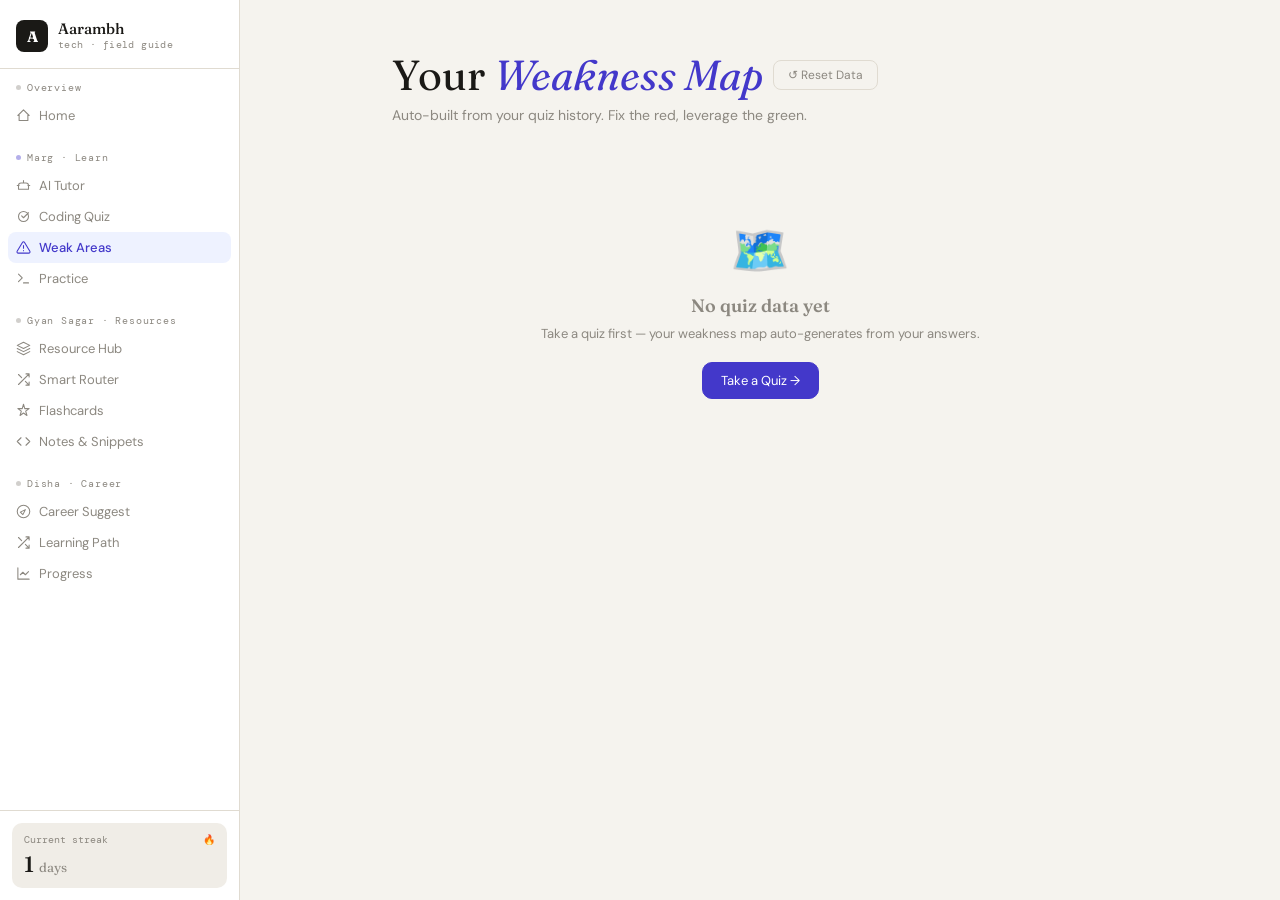
<file: marg/weakness.html>
<!DOCTYPE html>
<html lang="en">
<head>
<meta charset="UTF-8"/>
<meta name="viewport" content="width=device-width,initial-scale=1"/>
<title>Weak Areas · Aarambh</title>
<link rel="preconnect" href="https://fonts.googleapis.com"/>
<link href="https://fonts.googleapis.com/css2?family=Fraunces:ital,wght@0,400;0,500;0,700;1,400;1,500&family=DM+Mono:wght@400;500&family=DM+Sans:wght@400;500;600&display=swap" rel="stylesheet"/>
<style>
*,*::before,*::after{box-sizing:border-box;margin:0;padding:0}
:root{
  --bg:#F5F3EE;--surface:#FFFFFF;--surface2:#F0EDE7;--border:#E0DBD1;
  --fg:#1A1916;--muted:#8C8880;--marg:#4338CA;--marg2:#EEF2FF;
  --green:#16A34A;--red:#DC2626;--amber:#D97706;
  --sidebar:240px;--font:'DM Sans',sans-serif;--mono:'DM Mono',monospace;--serif:'Fraunces',serif;
}
body{font-family:var(--font);background:var(--bg);color:var(--fg);min-height:100vh;display:flex;overflow-x:hidden}

/* Sidebar */
.sidebar{width:var(--sidebar);min-height:100vh;background:var(--surface);border-right:1px solid var(--border);display:flex;flex-direction:column;position:fixed;left:0;top:0;bottom:0;z-index:100;overflow-y:auto}
.sidebar-header{padding:20px 16px 16px;border-bottom:1px solid var(--border);display:flex;align-items:center;gap:10px}
.logo-mark{width:32px;height:32px;background:var(--fg);color:var(--surface);border-radius:8px;display:grid;place-items:center;font-family:var(--serif);font-size:15px;font-weight:700;flex-shrink:0}
.logo-text .name{display:block;font-family:var(--serif);font-size:15px;font-weight:500;line-height:1.1}
.logo-text .sub{display:block;font-size:10px;color:var(--muted);font-family:var(--mono);letter-spacing:.04em}
.sidebar-nav{flex:1;padding:12px 8px;overflow-y:auto}
.nav-section{margin-bottom:20px}
.nav-section-title{font-size:10px;color:var(--muted);font-family:var(--mono);letter-spacing:.08em;padding:0 8px;margin-bottom:6px;display:flex;align-items:center;gap:6px}
.dot{width:5px;height:5px;border-radius:50%;background:currentColor;opacity:.4}
.nav-link{display:flex;align-items:center;gap:8px;padding:7px 8px;border-radius:8px;font-size:13px;color:var(--muted);cursor:pointer;transition:all .15s;text-decoration:none;width:100%}
.nav-link:hover{background:var(--surface2);color:var(--fg)}
.nav-link.active{background:var(--marg2);color:var(--marg);font-weight:500}
.nav-icon{width:15px;height:15px;stroke:currentColor;flex-shrink:0;fill:none;stroke-width:1.7;stroke-linecap:round;stroke-linejoin:round}
.sidebar-footer{padding:12px;border-top:1px solid var(--border)}
.streak-card{background:var(--surface2);border-radius:10px;padding:10px 12px}
.streak-label{display:flex;justify-content:space-between;font-size:10px;color:var(--muted);font-family:var(--mono);margin-bottom:4px}
.streak-value{font-family:var(--serif);font-size:22px;font-weight:500}
.streak-value span{font-size:13px;font-weight:400;color:var(--muted)}

/* Main */
.main{margin-left:var(--sidebar);flex:1;min-height:100vh;overflow-y:auto}
.page-wrap{max-width:800px;margin:0 auto;padding:40px 32px 80px}
.step-label{font-family:var(--mono);font-size:10px;color:var(--muted);letter-spacing:.08em;margin-bottom:12px}
.page-title{font-family:var(--serif);font-size:42px;font-weight:400;line-height:1.1;margin-bottom:8px}
.page-title em{color:var(--marg);font-style:italic}
.page-subtitle{font-size:14px;color:var(--muted);margin-bottom:32px;line-height:1.6}
.btn{display:inline-flex;align-items:center;gap:6px;padding:9px 18px;border-radius:10px;border:1.5px solid var(--border);background:transparent;font-family:var(--font);font-size:13px;cursor:pointer;transition:all .15s;color:var(--fg);text-decoration:none}
.btn:hover{border-color:var(--fg);background:var(--surface)}
.btn-marg{background:var(--marg);color:#fff;border-color:var(--marg)}
.btn-marg:hover{background:#3730A3;border-color:#3730A3;color:#fff}
.btn-red{background:var(--red);color:#fff;border-color:var(--red)}
.btn-green{background:var(--green);color:#fff;border-color:var(--green)}

/* Insight card (now static) */
.insight-card{background:var(--surface);border:1px solid var(--border);border-left:3px solid var(--marg);border-radius:12px;padding:18px 20px;margin-bottom:28px;font-size:13px;line-height:1.7}
.insight-card strong{display:block;margin-bottom:10px;font-size:12px;font-family:var(--mono);color:var(--marg);letter-spacing:.04em}
.insight-card .tips{display:flex;flex-direction:column;gap:8px}
.tip-row{display:flex;gap:10px;align-items:flex-start}
.tip-icon{flex-shrink:0;font-size:14px;margin-top:1px}
.tip-text{font-size:13px;line-height:1.6;color:var(--fg)}
.tip-topic{font-weight:600;color:var(--marg)}

/* Weak grid */
.weak-grid{display:grid;grid-template-columns:1fr 1fr;gap:16px}
@media(max-width:640px){.weak-grid{grid-template-columns:1fr}}
.weak-card{background:var(--surface);border:1px solid var(--border);border-radius:14px;padding:20px;display:flex;flex-direction:column;gap:0}
.weak-card-head{display:flex;align-items:center;gap:8px;font-size:13px;font-weight:500;margin-bottom:16px}
.chip{font-size:10px;font-family:var(--mono);padding:2px 8px;border-radius:8px}
.chip-red{background:#FEF2F2;color:var(--red)}
.chip-green{background:#F0FDF4;color:var(--green)}
.chip-amber{background:#FFFBEB;color:var(--amber)}

/* Topic entries */
.topic-entry{margin-bottom:14px}
.topic-entry:last-of-type{margin-bottom:20px}
.topic-row{display:flex;justify-content:space-between;align-items:center;font-size:12px;margin-bottom:5px}
.topic-name{font-weight:500}
.topic-acc{font-family:var(--mono);font-weight:600}
.bar{height:5px;background:var(--border);border-radius:3px;overflow:hidden}
.bar-inner{height:100%;border-radius:3px;transition:width .6s ease}
.attempts-label{font-size:10px;color:var(--muted);font-family:var(--mono);margin-top:3px}

/* Summary stats */
.summary-stats{display:flex;gap:12px;margin-bottom:24px;flex-wrap:wrap}
.stat-card{flex:1;min-width:100px;background:var(--surface);border:1px solid var(--border);border-radius:12px;padding:14px 16px;text-align:center}
.stat-val{font-family:var(--serif);font-size:28px;font-weight:500;line-height:1}
.stat-lbl{font-size:11px;color:var(--muted);font-family:var(--mono);margin-top:4px}

/* Empty */
.empty-state{text-align:center;padding:60px 20px;color:var(--muted)}

/* History */
.history-section{margin-top:32px}
.history-section h3{font-family:var(--serif);font-size:18px;font-weight:500;margin-bottom:16px}
.history-table{background:var(--surface);border:1px solid var(--border);border-radius:12px;overflow:hidden}
.history-row{display:flex;align-items:center;gap:12px;padding:10px 16px;border-bottom:1px solid var(--border);font-size:12px}
.history-row:last-child{border-bottom:none}
.history-topic{flex:1;font-weight:500}
.history-bar-wrap{flex:2;height:6px;background:var(--border);border-radius:3px;overflow:hidden}
.history-bar-inner{height:100%;border-radius:3px}
.history-pct{min-width:36px;text-align:right;font-family:var(--mono);font-weight:600}

/* Topic tips section */
.topic-tips-section{margin-top:28px}
.topic-tips-section h3{font-family:var(--serif);font-size:18px;font-weight:500;margin-bottom:16px}
.tip-card{background:var(--surface);border:1px solid var(--border);border-radius:12px;padding:16px 18px;margin-bottom:12px}
.tip-card-head{display:flex;align-items:center;gap:8px;font-size:13px;font-weight:600;margin-bottom:8px}
.tip-card-body{font-size:12px;color:var(--muted);line-height:1.7}
.tip-card-body strong{color:var(--fg)}

.reset-btn{font-size:12px;padding:6px 14px;border-radius:8px;border:1.5px solid var(--border);background:transparent;cursor:pointer;font-family:var(--font);color:var(--muted);transition:all .15s}
.reset-btn:hover{border-color:var(--red);color:var(--red)}
</style>
</head>
<body>

<aside class="sidebar">
  <div class="sidebar-header">
    <div class="logo-mark">A</div>
    <div class="logo-text">
      <span class="name">Aarambh</span>
      <span class="sub">tech · field guide</span>
    </div>
  </div>
  <nav class="sidebar-nav">
    <div class="nav-section">
      <div class="nav-section-title"><span class="dot"></span>Overview</div>
      <a class="nav-link" href="../index.html">
        <svg class="nav-icon" viewBox="0 0 24 24"><path d="M3 12l9-9 9 9M5 10v10h14V10"/></svg><span>Home</span>
      </a>
    </div>
    <div class="nav-section">
      <div class="nav-section-title"><span class="dot" style="background:var(--marg)"></span>Marg · Learn</div>
      <a class="nav-link" href="tutor.html">
        <svg class="nav-icon" viewBox="0 0 24 24"><path d="M12 8V4M5 12H2m20 0h-3M8 8h8a4 4 0 014 4v6H4v-6a4 4 0 014-4z"/></svg><span>AI Tutor</span>
      </a>
      <a class="nav-link" href="quiz.html">
        <svg class="nav-icon" viewBox="0 0 24 24"><path d="M9 11l3 3 8-8M4 12a8 8 0 1016 0 8 8 0 00-16 0z"/></svg><span>Coding Quiz</span>
      </a>
      <a class="nav-link active" href="weakness.html">
        <svg class="nav-icon" viewBox="0 0 24 24"><path d="M12 9v4m0 4h.01M10.3 3.86L1.82 18a2 2 0 001.71 3h16.94a2 2 0 001.71-3L13.7 3.86a2 2 0 00-3.4 0z"/></svg><span>Weak Areas</span>
      </a>
      <a class="nav-link" href="practice.html">
        <svg class="nav-icon" viewBox="0 0 24 24"><path d="M4 17l6-6-6-6m8 14h8"/></svg><span>Practice</span>
      </a>
    </div>
    <div class="nav-section">
      <div class="nav-section-title"><span class="dot"></span>Gyan Sagar · Resources</div>
      <a class="nav-link" href="../gyan/hub.html">
        <svg class="nav-icon" viewBox="0 0 24 24"><path d="M12 2L2 7l10 5 10-5-10-5zM2 17l10 5 10-5M2 12l10 5 10-5"/></svg><span>Resource Hub</span>
      </a>
      <a class="nav-link" href="../gyan/router.html">
        <svg class="nav-icon" viewBox="0 0 24 24"><path d="M16 3h5v5M4 20L21 3M21 16v5h-5M15 15l6 6M4 4l5 5"/></svg><span>Smart Router</span>
      </a>
      <a class="nav-link" href="../gyan/flashcards.html">
        <svg class="nav-icon" viewBox="0 0 24 24"><path d="M12 2l2 7h7l-5.5 4 2 7L12 16l-5.5 4 2-7L3 9h7z"/></svg><span>Flashcards</span>
      </a>
      <a class="nav-link" href="../gyan/snippets.html">
        <svg class="nav-icon" viewBox="0 0 24 24"><path d="M16 18l6-6-6-6M8 6l-6 6 6 6"/></svg><span>Notes & Snippets</span>
      </a>
    </div>
    <div class="nav-section">
      <div class="nav-section-title"><span class="dot"></span>Disha · Career</div>
      <a class="nav-link" href="../disha/career.html">
        <svg class="nav-icon" viewBox="0 0 24 24"><path d="M12 2a10 10 0 100 20 10 10 0 000-20zm3 7l-4 8-4-4 8-4z"/></svg><span>Career Suggest</span>
      </a>
      <a class="nav-link" href="../disha/path.html">
        <svg class="nav-icon" viewBox="0 0 24 24"><path d="M16 3h5v5M4 20L21 3M21 16v5h-5M15 15l6 6M4 4l5 5"/></svg><span>Learning Path</span>
      </a>
      <a class="nav-link" href="../disha/dashboard.html">
        <svg class="nav-icon" viewBox="0 0 24 24"><path d="M3 3v18h18M7 14l4-4 4 4 5-5"/></svg><span>Progress</span>
      </a>
    </div>
  </nav>
  <div class="sidebar-footer">
    <div class="streak-card">
      <div class="streak-label"><span>Current streak</span>🔥</div>
      <div class="streak-value" id="streak-val">0 <span>days</span></div>
    </div>
  </div>
</aside>

<div class="main">
  <div class="page-wrap">
    <div class="step-label"></div>
    <div style="display:flex;align-items:center;flex-wrap:wrap;gap:10px;margin-bottom:6px">
      <h1 class="page-title" style="margin-bottom:0">Your <em>Weakness Map</em></h1>
      <button class="reset-btn" onclick="clearData()">↺ Reset Data</button>
    </div>
    <p class="page-subtitle">Auto-built from your quiz history. Fix the red, leverage the green.</p>

    <div id="insight-area"></div>
    <div id="map-content"></div>
  </div>
</div>

<script>
// ── STATIC TOPIC TIPS ────────────────────────────────────────────────────────
const TOPIC_TIPS = {
  "Arrays": {
    icon: "📦",
    focus: "Master two-pointer, sliding window, and prefix sum patterns.",
    resources: "Practice: Two Sum, Best Time to Buy Stock, Maximum Subarray (LeetCode Easy→Medium).",
    trick: "Whenever asked for a subarray with a constraint, think prefix sum + hash map first."
  },
  "Strings": {
    icon: "🔤",
    focus: "Focus on sliding window for substrings, and character frequency maps.",
    resources: "Practice: Valid Anagram, Longest Substring Without Repeating Characters, Group Anagrams.",
    trick: "For palindrome problems, try expanding around center — simpler than DP for most cases."
  },
  "Recursion": {
    icon: "🔁",
    focus: "Always define the base case first. Draw the recursion tree for complex problems.",
    resources: "Practice: Fibonacci (with memo), Power(x,n), Subsets, Permutations.",
    trick: "If recursion is too slow, add a memo dictionary — it instantly turns O(2^n) to O(n)."
  },
  "Dynamic Programming": {
    icon: "🧩",
    focus: "Start with the recursive brute force, then add memoization, then convert to tabulation.",
    resources: "Practice in order: Climbing Stairs → Coin Change → Longest Common Subsequence → 0/1 Knapsack.",
    trick: "Draw the DP table on paper first. Identify what dp[i] represents before coding."
  },
  "Time Complexity": {
    icon: "⏱️",
    focus: "Learn to identify loops, recursive calls, and apply the Master Theorem.",
    resources: "Study: Big-O cheat sheet, Master Theorem cases, amortized analysis for dynamic arrays.",
    trick: "Count nested loops → multiply. Count recursive depth → stack. Count both → T(n) = aT(n/b) + f(n)."
  }
};

// ── STREAK ───────────────────────────────────────────────────────────────────
(function(){
  const today=new Date().toDateString();
  let d=JSON.parse(localStorage.getItem('aarambh_streak')||'{"streak":0,"last":""}');
  const yesterday=new Date(Date.now()-86400000).toDateString();
  if(d.last===today){}
  else if(d.last===yesterday){d.streak++;d.last=today;}
  else{d.streak=1;d.last=today;}
  localStorage.setItem('aarambh_streak',JSON.stringify(d));
  document.getElementById('streak-val').innerHTML=d.streak+' <span>days</span>';
})();

function clearData(){
  if(confirm('Reset all quiz history? This cannot be undone.')){
    localStorage.removeItem('aarambh_quiz_history');
    renderMap();
  }
}

function generateInsight(history, weak, strong, mid){
  const area = document.getElementById('insight-area');
  if(Object.keys(history).length === 0){ area.innerHTML=''; return; }

  let tips = [];

  // Tip 1: priority
  if(weak.length > 0){
    const worstTopic = weak[0].topic;
    const tip = TOPIC_TIPS[worstTopic];
    tips.push({
      icon: '🎯',
      text: `<span class="tip-topic">${worstTopic}</span> needs the most attention (${weak[0].acc}% accuracy). ${tip ? tip.focus : 'Drill the fundamentals and solve 5–10 problems in this topic.'}`
    });
  } else if(mid.length > 0){
    const t = mid[0];
    tips.push({
      icon: '🎯',
      text: `You're close to mastering <span class="tip-topic">${t.topic}</span> (${t.acc}%). A few more focused practice sessions will push it into the green zone.`
    });
  } else {
    tips.push({
      icon: '🎯',
      text: `Great accuracy across the board! Challenge yourself with hard-difficulty questions to reach true mastery.`
    });
  }

  // Tip 2: technique
  const allWeak = [...weak, ...mid];
  if(allWeak.length > 0){
    const t = allWeak[0].topic;
    const tip = TOPIC_TIPS[t];
    if(tip){
      tips.push({ icon: '💡', text: `<strong>Pro tip for ${t}:</strong> ${tip.trick}` });
    }
  }

  // Tip 3: encouragement from strong
  if(strong.length > 0){
    const topTopic = strong[0].topic;
    tips.push({
      icon: '✨',
      text: `Your strongest area is <span class="tip-topic">${topTopic}</span> at ${strong[0].acc}% — that's a real interview asset. Keep it sharp while focusing on the weak zones.`
    });
  } else {
    tips.push({
      icon: '✨',
      text: `You've attempted ${Object.keys(history).length} topic(s). Keep going — consistency beats cramming every time.`
    });
  }

  area.innerHTML = `<div class="insight-card">
    <strong>📊 Study Insight · Based on Your Results</strong>
    <div class="tips">
      ${tips.map(t=>`<div class="tip-row"><span class="tip-icon">${t.icon}</span><span class="tip-text">${t.text}</span></div>`).join('')}
    </div>
  </div>`;
}

function renderTopicTips(weakTopics){
  if(weakTopics.length === 0) return '';
  let html = `<div class="topic-tips-section">
    <h3>Fix-It Guide · Weak Topics</h3>`;
  for(const w of weakTopics){
    const tip = TOPIC_TIPS[w.topic];
    if(!tip) continue;
    html += `<div class="tip-card">
      <div class="tip-card-head">${tip.icon} ${w.topic} <span style="font-weight:400;color:var(--red);font-family:var(--mono);font-size:11px">${w.acc}%</span></div>
      <div class="tip-card-body">
        <strong>What to study:</strong> ${tip.focus}<br>
        <strong>Where to practice:</strong> ${tip.resources}<br>
        <strong>Quick trick:</strong> ${tip.trick}
      </div>
    </div>`;
  }
  html += '</div>';
  return html;
}

function renderMap(){
  const history=JSON.parse(localStorage.getItem('aarambh_quiz_history')||'{}');
  const content=document.getElementById('map-content');
  document.getElementById('insight-area').innerHTML='';

  if(Object.keys(history).length===0){
    content.innerHTML=`<div class="empty-state">
      <div style="font-size:48px;margin-bottom:12px">🗺️</div>
      <p style="font-weight:600;margin-bottom:8px;font-family:var(--serif);font-size:18px">No quiz data yet</p>
      <p style="font-size:13px;margin-bottom:20px">Take a quiz first — your weakness map auto-generates from your answers.</p>
      <a class="btn btn-marg" href="quiz.html">Take a Quiz →</a>
    </div>`;
    return;
  }

  const weak=[],strong=[],mid=[];
  let totalCorrect=0,totalAttempts=0;
  for(const [topic,res] of Object.entries(history)){
    const acc=Math.round((res.correct/res.total)*100);
    const e={topic,acc,...res};
    totalCorrect+=res.correct;totalAttempts+=res.total;
    if(acc<50) weak.push(e);
    else if(acc>=70) strong.push(e);
    else mid.push(e);
  }
  weak.sort((a,b)=>a.acc-b.acc);
  strong.sort((a,b)=>b.acc-a.acc);
  mid.sort((a,b)=>a.acc-b.acc);

  const overallAcc=totalAttempts>0?Math.round((totalCorrect/totalAttempts)*100):0;
  const overallColor=overallAcc>=70?'var(--green)':overallAcc>=50?'var(--amber)':'var(--red)';

  const topicBar=(t,color)=>`<div class="topic-entry">
    <div class="topic-row">
      <span class="topic-name">${t.topic}</span>
      <span class="topic-acc" style="color:${color}">${t.acc}%</span>
    </div>
    <div class="bar"><div class="bar-inner" style="width:${t.acc}%;background:${color}"></div></div>
    <div class="attempts-label">${t.total} attempts · ${t.correct} correct</div>
  </div>`;

  // Summary stats
  let statsHtml=`<div class="summary-stats">
    <div class="stat-card">
      <div class="stat-val">${totalAttempts}</div>
      <div class="stat-lbl">total questions</div>
    </div>
    <div class="stat-card">
      <div class="stat-val" style="color:${overallColor}">${overallAcc}%</div>
      <div class="stat-lbl">overall accuracy</div>
    </div>
    <div class="stat-card">
      <div class="stat-val" style="color:var(--red)">${weak.length}</div>
      <div class="stat-lbl">weak topics</div>
    </div>
    <div class="stat-card">
      <div class="stat-val" style="color:var(--green)">${strong.length}</div>
      <div class="stat-lbl">strong topics</div>
    </div>
  </div>`;

  // Rating badge
  let badge='';
  if(overallAcc>=80) badge='🏆 Excellent — placement ready!';
  else if(overallAcc>=60) badge='📈 Good — keep grinding';
  else if(overallAcc>=40) badge='⚡ Getting there — focus on weak areas';
  else badge='🔥 Just starting — consistency is key';

  let gridHtml='<div class="weak-grid">';
  if(weak.length||mid.length){
    const items=[...weak,...mid];
    gridHtml+=`<div class="weak-card">
      <div class="weak-card-head">⚠️ Needs Work
        <span class="chip chip-red">priority</span>
      </div>
      ${items.map(t=>topicBar(t,t.acc<50?'var(--red)':'var(--amber)')).join('')}
      <a class="btn btn-red" href="quiz.html" style="margin-top:4px">Quiz these topics →</a>
    </div>`;
  }
  if(strong.length){
    gridHtml+=`<div class="weak-card">
      <div class="weak-card-head">✓ Strong Areas
        <span class="chip chip-green">keep going</span>
      </div>
      ${strong.map(t=>topicBar(t,'var(--green)')).join('')}
      <a class="btn btn-green" href="quiz.html" style="margin-top:4px">Push to mastery →</a>
    </div>`;
  }
  gridHtml+='</div>';

  // Full sorted table
  const allSorted=Object.entries(history)
    .map(([topic,res])=>({topic,acc:Math.round((res.correct/res.total)*100),...res}))
    .sort((a,b)=>a.acc-b.acc);

  let tableHtml=`<div class="history-section">
    <h3>All Topics · Sorted by Accuracy</h3>
    <div class="history-table">
    ${allSorted.map(t=>{
      const color=t.acc>=70?'var(--green)':t.acc>=50?'var(--amber)':'var(--red)';
      return`<div class="history-row">
        <span class="history-topic">${t.topic}</span>
        <div class="history-bar-wrap"><div class="history-bar-inner" style="width:${t.acc}%;background:${color}"></div></div>
        <span class="history-pct" style="color:${color}">${t.acc}%</span>
        <span style="font-size:11px;color:var(--muted);font-family:var(--mono);min-width:60px;text-align:right">${t.correct}/${t.total}</span>
      </div>`;
    }).join('')}
    </div>
  </div>`;

  // Topic fix-it guide for weak areas
  const topicTipsHtml = renderTopicTips([...weak,...mid]);

  content.innerHTML = `
    <div style="font-size:12px;color:var(--muted);font-family:var(--mono);margin-bottom:20px;padding:8px 14px;background:var(--surface);border:1px solid var(--border);border-radius:8px;display:inline-block">${badge}</div>
    ${statsHtml}${gridHtml}${topicTipsHtml}${tableHtml}`;

  generateInsight(history,weak,strong,mid);
}

renderMap();
</script>
</body>
</html>
</file>
<file: css/shared.css>
/* Aarambh — editorial design system (static port) */
@import url('https://fonts.googleapis.com/css2?family=Fraunces:opsz,wght@9..144,300;9..144,400;9..144,500;9..144,600;9..144,700&family=Inter:wght@400;500;600;700&family=JetBrains+Mono:wght@400;500&display=swap');

:root {
  --bg: hsl(36 30% 96%);
  --fg: hsl(220 35% 12%);
  --surface: hsl(36 25% 93%);
  --surface-elev: #ffffff;
  --card: #ffffff;
  --primary: hsl(220 40% 16%);
  --primary-fg: hsl(36 30% 96%);
  --muted: hsl(36 18% 91%);
  --muted-fg: hsl(220 12% 40%);
  --border: hsl(36 18% 84%);
  --accent: hsl(18 65% 42%);
  --destructive: hsl(0 55% 40%);
  --warning: hsl(32 70% 46%);
  --marg: hsl(200 50% 30%);
  --gyan: hsl(32 70% 40%);
  --disha: hsl(340 55% 38%);
  --gradient-marg: linear-gradient(135deg, hsl(200 50% 30%), hsl(200 45% 40%));
  --gradient-gyan: linear-gradient(135deg, hsl(32 70% 40%), hsl(28 70% 48%));
  --gradient-disha: linear-gradient(135deg, hsl(340 55% 38%), hsl(340 55% 48%));
  --shadow-card: 0 1px 2px hsl(220 30% 14% / 0.04), 0 2px 12px -6px hsl(220 30% 14% / 0.08);
}

* { box-sizing: border-box; margin: 0; padding: 0; }
html, body { height: 100%; }
body {
  font-family: 'Inter', system-ui, sans-serif;
  background: var(--bg);
  color: var(--fg);
  -webkit-font-smoothing: antialiased;
  background-image:
    radial-gradient(ellipse 90% 50% at 100% 0%, hsl(18 65% 42% / 0.05), transparent 60%),
    radial-gradient(ellipse 60% 40% at 0% 100%, hsl(200 50% 30% / 0.04), transparent 60%);
  background-attachment: fixed;
  line-height: 1.5;
}
a { color: inherit; text-decoration: none; }
button { font-family: inherit; cursor: pointer; background: none; border: none; color: inherit; }
input, textarea { font-family: inherit; }
h1, h2, h3, h4, h5 { font-family: 'Fraunces', Georgia, serif; letter-spacing: -0.015em; font-weight: 500; }
code, pre, .mono { font-family: 'JetBrains Mono', monospace; }

/* Layout */
.app { min-height: 100vh; display: flex; }
.sidebar {
  width: 256px; flex-shrink: 0;
  border-right: 1px solid var(--border);
  background: var(--bg);
  display: flex; flex-direction: column;
  position: sticky; top: 0; height: 100vh;
}
.sidebar-header {
  height: 64px; padding: 0 16px;
  border-bottom: 1px solid var(--border);
  display: flex; align-items: center; gap: 10px;
}
.logo-mark {
  width: 32px; height: 32px; border-radius: 6px;
  background: var(--primary); color: var(--primary-fg);
  display: flex; align-items: center; justify-content: center;
  font-family: 'Fraunces', serif; font-weight: 600; font-size: 16px;
}
.logo-text { display: flex; flex-direction: column; line-height: 1.1; }
.logo-text .name { font-family: 'Fraunces', serif; font-weight: 600; font-size: 16px; letter-spacing: -0.01em; }
.logo-text .sub { font-family: 'JetBrains Mono', monospace; font-size: 9px; color: var(--muted-fg); text-transform: uppercase; letter-spacing: 0.18em; margin-top: 2px; }
.sidebar-nav { flex: 1; overflow-y: auto; padding: 16px 8px; }
.nav-section { margin-bottom: 18px; }
.nav-section-title {
  display: flex; align-items: center; gap: 8px;
  padding: 0 12px 6px; font-family: 'JetBrains Mono', monospace;
  font-size: 10px; text-transform: uppercase; letter-spacing: 0.18em;
  color: var(--muted-fg);
}
.nav-section-title .dot { width: 6px; height: 6px; border-radius: 50%; }
.nav-section.marg .dot { background: var(--marg); }
.nav-section.gyan .dot { background: var(--gyan); }
.nav-section.disha .dot { background: var(--disha); }
.nav-section.core .dot { background: var(--fg); }
.nav-link {
  position: relative; display: flex; align-items: center; gap: 10px;
  padding: 8px 12px; border-radius: 6px; font-size: 14px; font-weight: 500;
  color: var(--muted-fg); margin-bottom: 2px;
  transition: background 0.15s, color 0.15s;
}
.nav-link:hover { background: var(--muted); color: var(--fg); }
.nav-link.active { background: var(--muted); color: var(--fg); }
.nav-link.active::before {
  content: ""; position: absolute; left: 0; top: 6px; bottom: 6px;
  width: 3px; border-radius: 0 2px 2px 0; background: var(--fg);
}
.nav-section.marg .nav-link.active::before { background: var(--marg); }
.nav-section.gyan .nav-link.active::before { background: var(--gyan); }
.nav-section.disha .nav-link.active::before { background: var(--disha); }
.nav-icon { width: 16px; height: 16px; flex-shrink: 0; opacity: 0.85; }
.sidebar-footer { padding: 12px; border-top: 1px solid var(--border); }
.streak-card {
  background: var(--card); border: 1px solid var(--border); border-radius: 8px; padding: 12px;
}
.streak-label {
  display: flex; justify-content: space-between; align-items: center;
  font-family: 'JetBrains Mono', monospace; font-size: 10px;
  text-transform: uppercase; letter-spacing: 0.18em; color: var(--muted-fg);
  margin-bottom: 4px;
}
.streak-value { font-family: 'Fraunces', serif; font-weight: 600; font-size: 22px; }
.streak-value span { font-size: 12px; color: var(--muted-fg); font-family: 'Inter'; font-weight: 400; }

.main { flex: 1; min-width: 0; display: flex; flex-direction: column; }
.mobile-bar { display: none; }

/* Page header */
.page-wrap { padding: 48px 40px; max-width: 1100px; margin: 0 auto; width: 100%; }
.page-wrap.narrow { max-width: 720px; }
.page-wrap.medium { max-width: 880px; }
.step-label { font-family: 'JetBrains Mono', monospace; font-size: 10px; color: var(--muted-fg); text-transform: uppercase; letter-spacing: 0.22em; margin-bottom: 14px; }
.page-title { font-size: 44px; font-weight: 300; line-height: 1.05; letter-spacing: -0.02em; margin-bottom: 14px; }
.page-title em.marg { color: var(--marg); font-style: italic; font-weight: 400; }
.page-title em.gyan { color: var(--gyan); font-style: italic; font-weight: 400; }
.page-title em.disha { color: var(--disha); font-style: italic; font-weight: 400; }
.page-subtitle { color: var(--muted-fg); font-size: 16px; max-width: 640px; line-height: 1.6; margin-bottom: 36px; }

/* Common UI */
.card {
  background: var(--surface); border: 1px solid var(--border); border-radius: 16px;
}
.card-elev { background: var(--card); }
.btn {
  display: inline-flex; align-items: center; gap: 8px; justify-content: center;
  padding: 10px 18px; border-radius: 8px; font-weight: 600; font-size: 14px;
  border: 1px solid var(--border); background: var(--card);
  transition: background 0.15s, border-color 0.15s, transform 0.15s;
}
.btn:hover { border-color: var(--fg); }
.btn-primary { background: var(--fg); color: var(--bg); border-color: var(--fg); }
.btn-primary:hover { background: hsl(220 40% 24%); }
.btn-marg { background: var(--gradient-marg); color: white; border-color: transparent; }
.btn-gyan { background: var(--gradient-gyan); color: white; border-color: transparent; }
.btn-disha { background: var(--gradient-disha); color: white; border-color: transparent; }
.chip {
  display: inline-flex; align-items: center; gap: 4px;
  padding: 4px 10px; border-radius: 999px;
  font-family: 'JetBrains Mono', monospace; font-size: 10px;
  text-transform: uppercase; letter-spacing: 0.18em;
  border: 1px solid var(--border); color: var(--muted-fg);
}
.chip.marg { color: var(--marg); border-color: color-mix(in srgb, var(--marg) 40%, transparent); background: color-mix(in srgb, var(--marg) 8%, transparent); }
.chip.gyan { color: var(--gyan); border-color: color-mix(in srgb, var(--gyan) 40%, transparent); background: color-mix(in srgb, var(--gyan) 8%, transparent); }
.chip.disha { color: var(--disha); border-color: color-mix(in srgb, var(--disha) 40%, transparent); background: color-mix(in srgb, var(--disha) 8%, transparent); }
.chip.warning { color: var(--warning); border-color: color-mix(in srgb, var(--warning) 40%, transparent); background: color-mix(in srgb, var(--warning) 8%, transparent); }
.chip.destructive { color: var(--destructive); border-color: color-mix(in srgb, var(--destructive) 40%, transparent); background: color-mix(in srgb, var(--destructive) 8%, transparent); }

.bar { height: 6px; background: var(--bg); border-radius: 999px; overflow: hidden; }
.bar > div { height: 100%; }
.bar.thin { height: 4px; }

.muted { color: var(--muted-fg); }
.serif-italic { font-family: 'Fraunces', serif; font-style: italic; }
.mono-label { font-family: 'JetBrains Mono', monospace; font-size: 10px; text-transform: uppercase; letter-spacing: 0.22em; color: var(--muted-fg); }

/* Mobile */
@media (max-width: 900px) {
  .sidebar { display: none; position: fixed; top: 0; left: 0; height: 100vh; z-index: 100; box-shadow: 4px 0 24px hsl(220 30% 14% / 0.12); }
  .sidebar.open { display: flex; }
  .sidebar-overlay { display: none; position: fixed; inset: 0; background: hsl(220 30% 14% / 0.4); z-index: 99; }
  .sidebar-overlay.open { display: block; }
  .mobile-bar { display: flex; align-items: center; justify-content: space-between; height: 56px; padding: 0 16px; border-bottom: 1px solid var(--border); background: var(--bg); position: sticky; top: 0; z-index: 5; }
  .mobile-bar button { font-size: 13px; font-weight: 500; letter-spacing: 0.06em; }
  .page-wrap { padding: 28px 20px; }
  .page-title { font-size: 32px; }
}

/* Mobile sidebar toggle */
@media (max-width: 900px) {
  .sidebar {
    display: flex;
    position: fixed;
    top: 0; left: 0;
    height: 100vh;
    z-index: 5;
    transform: translateX(-100%);
    transition: transform 0.25s ease;
    box-shadow: 2px 0 16px hsl(220 30% 14% / 0.12);
  }
  .sidebar.open {
    transform: translateX(0);
  }
  #sidebar-overlay {
    display: block !important;
    opacity: 0;
    pointer-events: none;
    transition: opacity 0.25s ease;
  }
  #sidebar-overlay.visible {
    opacity: 1;
    pointer-events: auto;
  }
}
</file>
<file: css/index.css>
.masthead { border-bottom: 1px solid var(--border); padding: 14px 40px; display:flex; justify-content: space-between; font-family:'JetBrains Mono',monospace; font-size:10px; text-transform:uppercase; letter-spacing:0.22em; color: var(--muted-fg); }
.hero-wrap { max-width: 1100px; margin: 0 auto; padding: 64px 40px 80px; }
.hero-grid { display: grid; grid-template-columns: 2fr 1fr; gap: 40px; align-items: end; }
.hero h1 { font-size: clamp(48px, 7vw, 84px); font-weight: 300; line-height: 0.98; letter-spacing: -0.02em; }
.hero-mono { font-family:'JetBrains Mono',monospace; font-size:10px; text-transform:uppercase; letter-spacing:0.22em; color: var(--accent); margin-bottom:24px; }
.hero p { color: hsl(220 35% 12% / 0.8); font-size: 17px; line-height: 1.65; margin-top: 28px; max-width: 560px; }
.hero-cta { display: flex; gap: 24px; align-items: center; margin-top: 36px; flex-wrap: wrap; }
.hero-cta .ghost { font-size: 14px; font-weight: 500; border-bottom: 1px solid hsl(220 35% 12% / 0.3); padding-bottom: 2px; }
.hero-cta .ghost:hover { border-color: var(--fg); }
.aside { border-left: 1px solid var(--border); padding-left: 28px; }
.aside .double-rule { border-top: 3px double var(--border); padding-top: 16px; }
.aside p { font-family: 'Fraunces', serif; font-style: italic; font-size: 19px; color: hsl(220 35% 12% / 0.85); line-height: 1.55; }
.stats { display: grid; grid-template-columns: repeat(4, 1fr); gap: 32px; margin-top: 80px; padding-top: 24px; border-top: 1px solid var(--border); }
.stat .k { font-family:'Fraunces', serif; font-size: 38px; font-weight: 300; }
.stat .v { font-size: 14px; font-weight: 500; margin-top: 6px; }
.stat .d { font-size: 12px; color: var(--muted-fg); margin-top: 2px; }
.section-head { display: grid; grid-template-columns: 1fr 2fr; gap: 40px; margin-bottom: 36px; }
.section-head .right { border-left: 1px solid var(--border); padding-left: 28px; display: flex; align-items: end; }
.section-head h2 { font-size: 36px; font-weight: 300; }
.domain-row { display: grid; grid-template-columns: 40px 32px 1fr 200px 24px; gap: 16px; align-items: center; padding: 20px 16px; border-bottom: 1px solid var(--border); transition: background 0.15s; }
.domain-row:hover { background: hsl(36 25% 93% / 0.6); }
.domain-row .num { font-family:'JetBrains Mono',monospace; font-size:12px; color: var(--muted-fg); }
.domain-row .name { font-family:'Fraunces', serif; font-size: 20px; font-weight: 500; transition: color 0.15s; }
.domain-row:hover .name { color: var(--accent); }
.domain-row .hint { font-family:'JetBrains Mono',monospace; font-size:13px; color: var(--muted-fg); text-align:left; }
.domain-row .arrow { opacity: 0; transition: opacity 0.15s; text-align: right; color: var(--muted-fg); }
.domain-row:hover .arrow { opacity: 1; }
.phases { display: grid; grid-template-columns: repeat(3, 1fr); border: 1px solid var(--border); border-bottom: none; border-right: none; }
.phase-cell { padding: 28px; border-right: 1px solid var(--border); border-bottom: 1px solid var(--border); transition: background 0.15s; display: block; }
.phase-cell:hover { background: hsl(36 25% 93% / 0.6); }
.phase-cell h3 { font-size: 24px; font-weight: 300; margin-top: 24px; }
.phase-cell p { font-size: 14px; color: var(--muted-fg); margin-top: 16px; line-height: 1.6; }
.phase-cell .label { font-family:'JetBrains Mono',monospace; font-size:10px; text-transform:uppercase; letter-spacing:0.22em; }
.phase-cell.marg .label, .phase-cell.marg .arrow-link { color: var(--marg); }
.phase-cell.gyan .label, .phase-cell.gyan .arrow-link { color: var(--gyan); }
.phase-cell.disha .label, .phase-cell.disha .arrow-link { color: var(--disha); }
.arrow-link { display: inline-flex; align-items: center; gap: 6px; font-size: 12px; font-weight: 600; margin-top: 36px; }
.cta-strip { display: grid; grid-template-columns: 2fr 1fr; gap: 24px; align-items: center; border-top: 1px solid var(--border); padding-top: 32px; margin-top: 80px; }
.cta-strip h3 { font-size: 28px; font-weight: 300; margin-top: 8px; }
.cta-strip p { font-size: 14px; color: var(--muted-fg); margin-top: 8px; max-width: 480px; }
.footer { border-top: 1px solid var(--border); padding: 24px 40px; max-width: 1100px; margin: 0 auto; display: flex; justify-content: space-between; font-family: 'JetBrains Mono', monospace; font-size: 12px; text-transform: uppercase; letter-spacing: 0.18em; color: var(--muted-fg); }
@media (max-width: 900px) {
  .hero-grid, .section-head, .cta-strip { grid-template-columns: 1fr; }
  .aside, .section-head .right { border-left: none; padding-left: 0; }
  .stats { grid-template-columns: repeat(2, 1fr); }
  .phases { grid-template-columns: 1fr; }
  .domain-row { grid-template-columns: 30px 1fr; gap: 8px; }
  .domain-row .icon-cell, .domain-row .hint, .domain-row .arrow { display: none; }
  .masthead, .footer { padding: 14px 20px; flex-wrap: wrap; gap: 8px; }
}
</file>
<file: css/dashboard.css>
.kpis { display: grid; grid-template-columns: repeat(4, 1fr); gap: 16px; margin-bottom: 32px; }
@media(max-width:900px){.kpis{grid-template-columns:repeat(2,1fr)}}
.kpi { border:1px solid var(--border); background: var(--surface); border-radius: 16px; padding: 20px; }
.kpi .icon { font-size: 18px; margin-bottom: 12px; display: block; }
.kpi .label { font-family:'JetBrains Mono',monospace; font-size:10px; text-transform:uppercase; letter-spacing:0.18em; color: var(--muted-fg); }
.kpi .value { font-family:'Fraunces',serif; font-size: 30px; font-weight: 700; margin-top: 4px; }
.kpi .sub { font-size: 12px; color: var(--muted-fg); margin-top: 4px; }
.charts { display: grid; grid-template-columns: 2fr 1fr; gap: 24px; margin-bottom: 32px; }
@media(max-width:900px){.charts{grid-template-columns:1fr}}
.chart { border:1px solid var(--border); background: var(--surface); border-radius: 16px; padding: 24px; }
.chart-head { display: flex; justify-content: space-between; align-items: flex-start; margin-bottom: 24px; }
.chart-head .title { font-family:'Fraunces',serif; font-size: 20px; font-weight: 700; margin-top: 4px; }
.chart-head .trend { color: var(--marg); font-size: 14px; font-family:'JetBrains Mono',monospace; }
.skills-list { display: flex; flex-direction: column; gap: 16px; }
.sk-row .sk-top { display:flex; justify-content: space-between; margin-bottom: 6px; font-size: 14px; }
.sk-row .sk-pct { font-family:'JetBrains Mono',monospace; font-size: 12px; color: var(--muted-fg); }
.heatmap-card { border:1px solid var(--border); background: var(--surface); border-radius: 16px; padding: 24px; }
.heatmap { display: grid; grid-template-columns: repeat(20, 1fr); gap: 6px; }
.heatmap div { aspect-ratio: 1; border-radius: 3px; }
.heatmap-legend { display: flex; justify-content: flex-end; align-items: center; gap: 8px; font-family:'JetBrains Mono',monospace; font-size:10px; color: var(--muted-fg); margin-top: 16px; }
.heatmap-legend .swatch { display: flex; gap: 4px; }
.heatmap-legend .swatch div { width: 12px; height: 12px; border-radius: 3px; }
</file>
<file: css/path.css>
/* path selector */
.path-selector { margin-bottom: 40px; }
.selector-label { font-family:'JetBrains Mono',monospace; font-size:10px; text-transform:uppercase; letter-spacing:0.22em; color:var(--muted-fg); margin-bottom:12px; }
.career-pills { display:flex; flex-wrap:wrap; gap:8px; }
.career-pill {
  display:inline-flex; align-items:center; gap:8px;
  padding:10px 16px; border-radius:10px; font-size:14px; font-weight:500;
  border:1.5px solid var(--border); background:var(--surface); color:var(--muted-fg);
  cursor:pointer; transition:all 0.15s;
}
.career-pill:hover { border-color:var(--disha); color:var(--disha); background:hsl(340 55% 38% / 0.06); }
.career-pill.active { border-color:var(--disha); color:var(--disha); background:hsl(340 55% 38% / 0.10); }
.career-pill .pill-icon { font-size:16px; }

/* path header */
.path-header { margin-bottom:28px; }
.path-header h1 { font-size:clamp(32px,5vw,44px); font-weight:300; line-height:1.05; letter-spacing:-0.02em; margin-bottom:10px; }
.path-header p { color:var(--muted-fg); font-size:15px; max-width:580px; line-height:1.6; }

/* meta bar */
.path-meta { border:1px solid var(--border); background:var(--surface); border-radius:16px; padding:20px; margin-bottom:36px; display:flex; justify-content:space-between; align-items:center; flex-wrap:wrap; gap:16px; }
.path-meta .title { font-family:'Fraunces',serif; font-weight:600; font-size:16px; }
.path-meta .sub { font-size:12px; color:var(--muted-fg); margin-top:3px; }
.path-progress { display:flex; align-items:center; gap:12px; }
.path-progress .bar-w { width:160px; }
.path-progress .pct { font-family:'JetBrains Mono',monospace; color:var(--disha); font-weight:700; font-size:13px; min-width:36px; }
.reset-btn { font-family:'JetBrains Mono',monospace; font-size:10px; text-transform:uppercase; letter-spacing:0.14em; color:var(--muted-fg); padding:6px 10px; border:1px solid var(--border); border-radius:6px; cursor:pointer; transition:all 0.15s; }
.reset-btn:hover { color:var(--destructive); border-color:var(--destructive); }

/* timeline */
.timeline { position:relative; }
.timeline::before { content:""; position:absolute; left:19px; top:8px; bottom:8px; width:2px; background:var(--border); border-radius:2px; }
.t-step { display:grid; grid-template-columns:56px 1fr; gap:0; margin-bottom:20px; opacity:1; transition:opacity 0.2s; }
.t-mark {
  width:40px; height:40px; border-radius:10px; border:2px solid var(--border);
  display:flex; align-items:center; justify-content:center; background:var(--surface);
  color:var(--muted-fg); margin-top:4px; font-size:16px; transition:all 0.2s;
  cursor:pointer; user-select:none;
}
.t-mark:hover { border-color:var(--disha); }
.t-mark.done { background:hsl(200 50% 30% / 0.18); border-color:var(--marg); color:var(--marg); }
.t-mark.active { background:hsl(340 55% 38% / 0.18); border-color:var(--disha); color:var(--disha); font-size:10px; font-family:'JetBrains Mono',monospace; }
.t-mark.locked { opacity:0.45; cursor:default; }
.t-body { border:1px solid var(--border); background:var(--surface); border-radius:16px; padding:20px; transition:all 0.2s; }
.t-body.active { border-color:hsl(340 55% 38% / 0.45); background:hsl(340 55% 38% / 0.05); }
.t-body.done { border-color:hsl(200 50% 30% / 0.35); background:hsl(200 50% 30% / 0.05); }
.t-body.locked { opacity:0.6; }
.t-head { display:flex; justify-content:space-between; align-items:flex-start; margin-bottom:12px; gap:8px; }
.t-week { font-family:'JetBrains Mono',monospace; font-size:10px; text-transform:uppercase; letter-spacing:0.18em; color:var(--muted-fg); }
.t-title { font-family:'Fraunces',serif; font-weight:600; font-size:18px; margin-top:4px; }
.t-items { display:grid; grid-template-columns:1fr 1fr; gap:8px 16px; margin-top:14px; }
.t-item {
  list-style:none; font-size:13px; color:var(--muted-fg);
  display:flex; align-items:center; gap:8px;
  cursor:pointer; padding:4px 6px; border-radius:6px; transition:background 0.12s;
}
.t-item:hover { background:hsl(340 55% 38% / 0.07); }
.t-item.checked { color:var(--marg); text-decoration:line-through; opacity:0.75; }
.t-item .dot {
  width:16px; height:16px; border-radius:50%; border:1.5px solid currentColor;
  flex-shrink:0; display:flex; align-items:center; justify-content:center; font-size:9px; transition:all 0.15s;
}
.t-item.checked .dot { background:var(--marg); border-color:var(--marg); color:white; }
.t-item.checked .dot::after { content:"✓"; }

/* complete banner */
.complete-banner { display:none; background:hsl(200 50% 30% / 0.1); border:1px solid hsl(200 50% 30% / 0.3); border-radius:16px; padding:24px; margin-top:24px; text-align:center; }
.complete-banner.show { display:block; }
.complete-banner h3 { font-family:'Fraunces',serif; font-size:24px; font-weight:400; margin-bottom:8px; }
.complete-banner p { font-size:14px; color:var(--muted-fg); }

@media(max-width:700px){
  .t-items { grid-template-columns:1fr; }
  .career-pills { gap:6px; }
  .career-pill { font-size:13px; padding:8px 12px; }
  .path-meta { flex-direction:column; align-items:flex-start; }
}
</file>
<file: css/flashcards.css>
.fc-meta { display: flex; justify-content: space-between; font-family:'JetBrains Mono',monospace; font-size: 12px; margin-bottom: 16px; color: var(--muted-fg); }
.fc-meta strong { color: var(--fg); }
.fc-stage { perspective: 1200px; }
.fc-card { position: relative; width: 100%; aspect-ratio: 4/3; transform-style: preserve-3d; transition: transform 0.6s; cursor: pointer; }
.fc-card.flipped { transform: rotateY(180deg); }
.fc-face { position: absolute; inset: 0; border-radius: 24px; padding: 40px; display: flex; flex-direction: column; align-items: center; justify-content: center; text-align: center; backface-visibility: hidden; box-shadow: var(--shadow-card); }
.fc-front { border:1px solid var(--border); background: var(--surface); }
.fc-back { transform: rotateY(180deg); border:1px solid hsl(32 70% 40% / 0.4); background: linear-gradient(135deg, hsl(32 70% 40% / 0.1), transparent); }
.fc-label { font-family:'JetBrains Mono',monospace; font-size: 10px; text-transform: uppercase; letter-spacing: 0.3em; color: var(--gyan); margin-bottom: 24px; }
.fc-question { font-family:'Fraunces',serif; font-size: 28px; font-weight: 500; line-height: 1.25; max-width: 540px; }
.fc-flip-hint { font-family:'JetBrains Mono',monospace; font-size: 10px; text-transform: uppercase; letter-spacing: 0.18em; color: var(--muted-fg); margin-top: 32px; }
.fc-actions { display: grid; grid-template-columns: 1fr 1fr; gap: 12px; margin-top: 32px; }
.fc-action { padding: 16px; border-radius: 10px; font-weight: 600; border:1px solid; }
.fc-action.again { color: var(--destructive); border-color: hsl(0 55% 40% / 0.3); background: hsl(0 55% 40% / 0.05); }
.fc-action.got { color: var(--marg); border-color: hsl(200 50% 30% / 0.3); background: hsl(200 50% 30% / 0.05); }
.fc-nav { display: flex; justify-content: space-between; margin-top: 24px; font-size: 14px; color: var(--muted-fg); }
</file>
<file: css/hub.css>
.tabs { display: flex; gap: 8px; border-bottom: 1px solid var(--border); margin-bottom: 28px; flex-wrap: wrap; }
.tab { padding: 12px 16px; font-size: 14px; font-weight: 500; color: var(--muted-fg); position: relative; }
.tab:hover { color: var(--fg); }
.tab.active { color: var(--gyan); }
.tab.active::after { content:""; position: absolute; left: 0; right: 0; bottom: -1px; height: 2px; background: var(--gradient-gyan); border-radius: 2px; }
.res-grid { display: grid; grid-template-columns: 1fr 1fr; gap: 16px; }
@media(max-width:900px){.res-grid{grid-template-columns:1fr}}
.res-card { border:1px solid var(--border); background: var(--surface); border-radius: 16px; padding: 20px; transition: border-color 0.15s; }
.res-card:hover { border-color: var(--gyan); }
.res-head { display:flex; justify-content: space-between; gap: 12px; margin-bottom: 12px; }
.res-card h3 { font-size: 18px; font-weight: 600; line-height: 1.3; }
.res-meta { font-family:'JetBrains Mono',monospace; font-size:10px; text-transform:uppercase; letter-spacing:0.18em; color: var(--muted-fg); margin-top: 6px; }
.res-actions { display: flex; gap: 8px; margin-top: 16px; }
.res-actions .btn { padding: 6px 12px; font-size: 12px; }
.cta-band { margin-top: 48px; border:1px solid hsl(32 70% 40% / 0.25); background: hsl(32 70% 40% / 0.05); border-radius: 16px; padding: 24px; display: flex; justify-content: space-between; align-items: center; gap: 16px; flex-wrap: wrap; }
.cta-band h3 { font-size: 18px; font-weight: 600; }
.cta-band p { color: var(--muted-fg); font-size: 14px; }
</file>
<file: css/router.css>
/* ── Search bar ── */
.search-bar { background: var(--surface); border:1px solid var(--border); border-radius: 14px; padding: 6px; display: flex; align-items: center; gap: 8px; }
.search-bar input { flex: 1; background: transparent; border: none; padding: 12px; font-size: 14px; color: var(--fg); cursor: default; }
.search-bar input::placeholder { color: var(--muted-fg); }
.search-bar input:focus { outline: none; }
.search-bar .btn:disabled { opacity: 0.45; cursor: not-allowed; }

/* ── Quick-select chips ── */
.chip-row { display: flex; flex-wrap: wrap; align-items: center; gap: 8px; margin-top: 16px; }
.chip-label { font-family: 'JetBrains Mono', monospace; font-size: 10px; text-transform: uppercase; letter-spacing: 0.18em; color: var(--muted-fg); margin-right: 4px; }
.chip-btn { padding: 6px 14px; border-radius: 999px; border: 1px solid var(--border); background: var(--surface); font-size: 12px; color: var(--muted-fg); cursor: pointer; transition: color 0.15s, border-color 0.15s, background 0.15s; }
.chip-btn:hover { color: var(--gyan); border-color: var(--gyan); }
.chip-btn.active { color: white; background: var(--gradient-gyan); border-color: transparent; }

/* ── Tier sections ── */
.tier-section { margin-top: 48px; }
.tier-head { border-radius: 12px; padding: 16px 20px; margin-bottom: 20px; display: flex; align-items: center; gap: 20px; }
.tier-label { display: flex; align-items: center; gap: 10px; flex-shrink: 0; }
.tier-dot { width: 10px; height: 10px; border-radius: 50%; flex-shrink: 0; }
.tier-name { font-family: 'JetBrains Mono', monospace; font-size: 11px; text-transform: uppercase; letter-spacing: 0.2em; font-weight: 500; }
.tier-desc { font-size: 13px; color: var(--muted-fg); margin: 0; line-height: 1.5; }

.tier-beginner { background: color-mix(in srgb, hsl(200 50% 30%) 8%, transparent); border: 1px solid color-mix(in srgb, hsl(200 50% 30%) 22%, transparent); }
.tier-beginner .tier-dot { background: var(--marg); }
.tier-beginner .tier-name { color: var(--marg); }

.tier-intermediate { background: color-mix(in srgb, hsl(32 70% 40%) 8%, transparent); border: 1px solid color-mix(in srgb, hsl(32 70% 40%) 22%, transparent); }
.tier-intermediate .tier-dot { background: var(--gyan); }
.tier-intermediate .tier-name { color: var(--gyan); }

.tier-advanced { background: color-mix(in srgb, hsl(340 55% 38%) 8%, transparent); border: 1px solid color-mix(in srgb, hsl(340 55% 38%) 22%, transparent); }
.tier-advanced .tier-dot { background: var(--disha); }
.tier-advanced .tier-name { color: var(--disha); }

/* ── Result cards ── */
.results { display: flex; flex-direction: column; gap: 12px; }
.r-card {
  border: 1px solid var(--border); background: var(--surface); border-radius: 16px; padding: 20px;
  opacity: 0; transform: translateY(8px);
  animation: cardIn 0.3s ease forwards;
  transition: border-color 0.2s, box-shadow 0.2s;
}
.tier-beginner-cards .r-card:nth-child(1) { animation-delay: 0.05s; }
.tier-beginner-cards .r-card:nth-child(2) { animation-delay: 0.11s; }
.tier-beginner-cards .r-card:nth-child(3) { animation-delay: 0.17s; }
.tier-intermediate-cards .r-card:nth-child(1) { animation-delay: 0.10s; }
.tier-intermediate-cards .r-card:nth-child(2) { animation-delay: 0.16s; }
.tier-intermediate-cards .r-card:nth-child(3) { animation-delay: 0.22s; }
.tier-advanced-cards .r-card:nth-child(1) { animation-delay: 0.15s; }
.tier-advanced-cards .r-card:nth-child(2) { animation-delay: 0.21s; }
.tier-advanced-cards .r-card:nth-child(3) { animation-delay: 0.27s; }
@keyframes cardIn { to { opacity: 1; transform: translateY(0); } }

.tier-beginner + .results .r-card:hover,
.tier-section:nth-child(1) .r-card:hover { border-color: var(--marg); box-shadow: 0 4px 20px hsl(200 50% 30% / 0.08); }
.tier-intermediate + .results .r-card:hover,
.tier-section:nth-child(2) .r-card:hover { border-color: var(--gyan); box-shadow: 0 4px 20px hsl(32 70% 40% / 0.08); }
.tier-advanced + .results .r-card:hover,
.tier-section:nth-child(3) .r-card:hover { border-color: var(--disha); box-shadow: 0 4px 20px hsl(340 55% 38% / 0.08); }

.r-head { display: flex; justify-content: space-between; align-items: center; gap: 16px; }
.r-name { display: flex; align-items: center; gap: 8px; flex-wrap: wrap; }
.r-name h3 { font-size: 17px; font-weight: 600; }
.r-url { font-family: 'JetBrains Mono', monospace; font-size: 11px; color: var(--gyan); margin-top: 3px; }
.r-card p { color: var(--muted-fg); font-size: 13px; margin-top: 6px; line-height: 1.5; }
.r-side { flex-shrink: 0; }
.best-tag { display: inline-flex; align-items: center; gap: 4px; padding: 3px 10px; border-radius: 999px; background: var(--gradient-gyan); color: white; font-family: 'JetBrains Mono', monospace; font-size: 10px; text-transform: uppercase; letter-spacing: 0.18em; }

@media (max-width: 600px) {
  .tier-head { flex-direction: column; align-items: flex-start; gap: 8px; }
  .r-head { flex-direction: column; align-items: flex-start; }
  .r-side { align-self: flex-start; }
}
</file>
<file: css/snippets.css>
.search-bar { background: var(--surface); border:1px solid var(--border); border-radius: 14px; padding: 6px; display: flex; align-items: center; gap: 8px; margin-bottom: 28px; }
.search-bar input { flex: 1; background: transparent; border: none; padding: 12px; font-size: 14px; color: var(--fg); }
.search-bar input:focus { outline: none; }
.snippets { display: flex; flex-direction: column; gap: 20px; }
.snip { border:1px solid var(--border); background: var(--surface); border-radius: 16px; overflow: hidden; }
.snip-head { padding: 12px 20px; border-bottom: 1px solid var(--border); display: flex; justify-content: space-between; align-items: center; }
.snip-title { display: flex; align-items: center; gap: 12px; }
.snip-title .name { font-family:'Fraunces',serif; font-weight: 600; font-size: 16px; }
.snip-actions { display: flex; gap: 12px; }
.snip-actions button { color: var(--muted-fg); font-size: 12px; display: inline-flex; align-items: center; gap: 4px; }
.snip-actions button:hover { color: var(--gyan); }
.snip pre { padding: 20px; font-family:'JetBrains Mono',monospace; font-size: 12px; background: var(--bg); overflow-x: auto; }
.snip-tags { padding: 12px 20px; border-top: 1px solid var(--border); display: flex; gap: 8px; }
</file>
<file: css/tutor.css>
.toggle-row { display:flex; align-items:center; gap:8px; margin-bottom: 24px; flex-wrap: wrap; }
.pill { padding: 6px 16px; border-radius: 999px; font-size: 12px; font-weight: 500; border: 1px solid var(--border); background: var(--surface); color: var(--muted-fg); }
.pill.active { background: var(--marg); color: white; border-color: var(--marg); }
.chat-card { border:1px solid var(--border); background: var(--surface); border-radius: 16px; overflow: hidden; }
.chat-head { padding: 12px 20px; border-bottom: 1px solid var(--border); display:flex; justify-content: space-between; background: var(--card); align-items: center; }
.chat-head .live { display:flex; align-items:center; gap:8px; font-family:'JetBrains Mono',monospace; font-size:12px; color:var(--muted-fg); }
.chat-head .live::before { content:""; width:8px;height:8px;border-radius:50%; background:var(--marg); }
.chat-body { padding: 20px; max-height: 55vh; overflow-y: auto; display: flex; flex-direction: column; gap: 22px; }
.msg { display: flex; gap: 12px; }
.msg.user { justify-content: flex-end; }
.avatar { width:32px; height:32px; border-radius: 8px; background: var(--gradient-marg); color: white; display: flex; align-items: center; justify-content: center; font-weight: 600; font-size: 12px; flex-shrink:0; }
.avatar.user { background: var(--card); border:1px solid var(--border); color: var(--fg); }
.bubble { max-width: 80%; }
.bubble .text { background: var(--card); border:1px solid var(--border); border-radius: 16px; border-top-left-radius: 4px; padding: 12px 16px; font-size: 14px; line-height: 1.6; }
.msg.user .bubble .text { background: hsl(200 50% 30% / 0.10); border-color: hsl(200 50% 30% / 0.3); border-top-left-radius:16px; border-top-right-radius:4px; }
.bubble .text strong { color: var(--marg); }
.code-block { margin-top: 12px; border: 1px solid var(--border); background: var(--bg); border-radius: 10px; overflow: hidden; }
.code-head { padding: 8px 12px; border-bottom: 1px solid var(--border); display: flex; justify-content: space-between; }
.code-block pre { padding: 14px; font-size: 12px; overflow-x: auto; }
.analogy { margin-top: 12px; border:1px solid hsl(340 55% 38% / 0.3); background: hsl(340 55% 38% / 0.05); padding: 12px; border-radius: 10px; font-size: 13px; }
.analogy strong { color: var(--disha); }
.suggest-row { padding: 12px 20px; border-top: 1px solid var(--border); display: flex; gap: 8px; flex-wrap: wrap; }
.suggest { padding: 6px 12px; border-radius: 999px; border: 1px solid var(--border); font-size: 12px; background: var(--bg); color: var(--muted-fg); }
.suggest:hover { color: var(--marg); border-color: var(--marg); }
.input-row { padding: 16px; border-top: 1px solid var(--border); background: var(--card); display: flex; gap: 8px; }
.input-row input { flex: 1; background: var(--bg); border: 1px solid var(--border); border-radius: 10px; padding: 12px 16px; font-size: 14px; color: var(--fg); }
.input-row input:focus { outline: none; border-color: var(--marg); }
</file>
